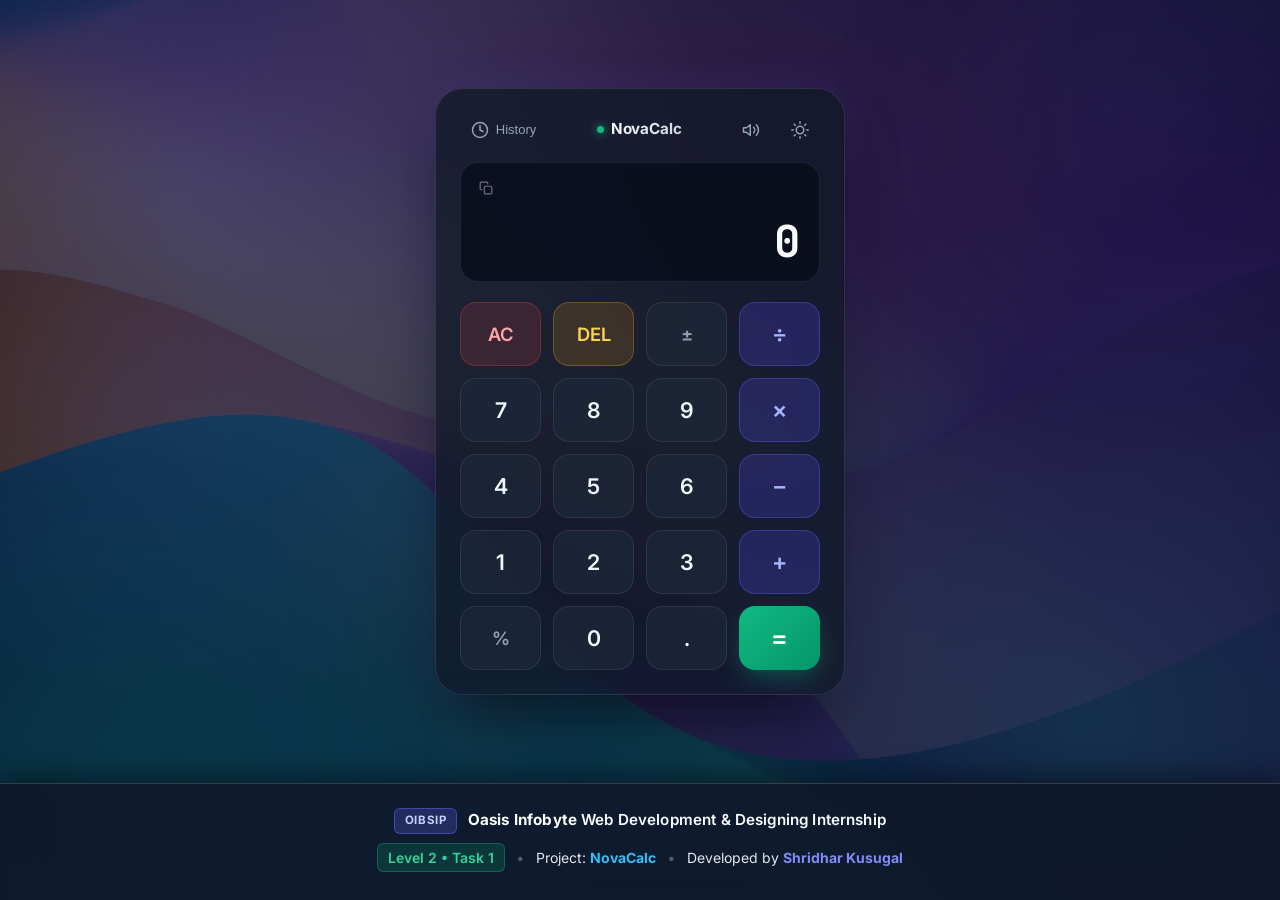
<file: Level-2-Task-1-Calculator/index.html>
<!DOCTYPE html>
<html lang="en">
<head>
  <meta charset="UTF-8">
  <meta name="viewport" content="width=device-width, initial-scale=1.0">
  <title>NovaCalc — Modern Responsive Calculator | Oasis Infobyte Level 2 Task 1</title>
  <meta name="description" content="NovaCalc is a modern, responsive calculator web application built with HTML5, CSS3, and Vanilla JavaScript. Features precision arithmetic, keyboard controls, history log, and glassmorphism styling.">
  <meta name="author" content="Shridhar Kusugal">
  <link rel="stylesheet" href="style.css">
  <!-- Google Fonts: Inter & JetBrains Mono for pristine calculator digits -->
  <link rel="preconnect" href="https://fonts.googleapis.com">
  <link rel="preconnect" href="https://fonts.gstatic.com" crossorigin>
  <link href="https://fonts.googleapis.com/css2?family=Inter:wght@400;500;600;700&family=JetBrains+Mono:wght@400;500;700&display=swap" rel="stylesheet">
</head>
<body data-theme="dark">
  <!-- Background Glow Orbs for Ambient Glassmorphism -->
  <div class="ambient-glow glow-top" aria-hidden="true"></div>
  <div class="ambient-glow glow-bottom" aria-hidden="true"></div>


  <!-- Main Calculator Container -->
  <main class="calculator-wrapper">
    <div class="calculator-card" role="region" aria-label="Calculator">
      <!-- Calculator Top Utility Bar -->
      <div class="calc-utility-bar">
        <div class="utility-left">
          <button id="history-toggle-btn" class="utility-btn" title="Toggle calculation history" aria-label="Toggle history log">
            <svg width="18" height="18" viewBox="0 0 24 24" fill="none" stroke="currentColor" stroke-width="2" stroke-linecap="round" stroke-linejoin="round" aria-hidden="true">
              <circle cx="12" cy="12" r="10"></circle>
              <polyline points="12 6 12 12 16 14"></polyline>
            </svg>
            <span class="btn-text">History</span>
          </button>
        </div>
        <div class="calc-brand" title="NovaCalc — Precision Web Calculator">
          <span class="brand-dot" aria-hidden="true"></span>
          <span class="brand-name">NovaCalc</span>
        </div>
        <div class="utility-right">
          <button id="sound-toggle-btn" class="utility-btn" title="Toggle key click audio" aria-label="Toggle sound feedback">
            <svg class="icon-sound-on" width="18" height="18" viewBox="0 0 24 24" fill="none" stroke="currentColor" stroke-width="2" stroke-linecap="round" stroke-linejoin="round" aria-hidden="true">
              <polygon points="11 5 6 9 2 9 2 15 6 15 11 19 11 5"></polygon>
              <path d="M15.54 8.46a5 5 0 0 1 0 7.07"></path>
              <path d="M19.07 4.93a10 10 0 0 1 0 14.14"></path>
            </svg>
            <svg class="icon-sound-off hide" width="18" height="18" viewBox="0 0 24 24" fill="none" stroke="currentColor" stroke-width="2" stroke-linecap="round" stroke-linejoin="round" aria-hidden="true">
              <line x1="1" y1="1" x2="23" y2="23"></line>
              <polygon points="11 5 6 9 2 9 2 15 6 15 11 19 11 5"></polygon>
            </svg>
          </button>
          <button id="theme-toggle-btn" class="utility-btn" title="Switch Theme (Dark / Light)" aria-label="Switch Theme">
            <svg class="icon-sun" width="18" height="18" viewBox="0 0 24 24" fill="none" stroke="currentColor" stroke-width="2" stroke-linecap="round" stroke-linejoin="round" aria-hidden="true">
              <circle cx="12" cy="12" r="5"></circle>
              <line x1="12" y1="1" x2="12" y2="3"></line>
              <line x1="12" y1="21" x2="12" y2="23"></line>
              <line x1="4.22" y1="4.22" x2="5.64" y2="5.64"></line>
              <line x1="18.36" y1="18.36" x2="19.78" y2="19.78"></line>
              <line x1="1" y1="12" x2="3" y2="12"></line>
              <line x1="21" y1="12" x2="23" y2="12"></line>
              <line x1="4.22" y1="19.78" x2="5.64" y2="18.36"></line>
              <line x1="18.36" y1="5.64" x2="19.78" y2="4.22"></line>
            </svg>
            <svg class="icon-moon hide" width="18" height="18" viewBox="0 0 24 24" fill="none" stroke="currentColor" stroke-width="2" stroke-linecap="round" stroke-linejoin="round" aria-hidden="true">
              <path d="M21 12.79A9 9 0 1 1 11.21 3 7 7 0 0 0 21 12.79z"></path>
            </svg>
          </button>
        </div>
      </div>

      <!-- Calculator Display Screen -->
      <div class="calculator-display" id="calc-display" tabindex="0" role="textbox" aria-readonly="true" aria-label="Calculator display screen">
        <div class="display-secondary">
          <span class="previous-operand" id="previous-operand"></span>
          <span class="current-operator" id="current-operator"></span>
        </div>
        <div class="display-primary">
          <span class="current-operand" id="current-operand" aria-live="polite">0</span>
        </div>
        <button id="copy-btn" class="display-copy-btn" title="Copy current value to clipboard" aria-label="Copy result">
          <svg width="14" height="14" viewBox="0 0 24 24" fill="none" stroke="currentColor" stroke-width="2" stroke-linecap="round" stroke-linejoin="round">
            <rect x="9" y="9" width="13" height="13" rx="2" ry="2"></rect>
            <path d="M5 15H4a2 2 0 0 1-2-2V4a2 2 0 0 1 2-2h9a2 2 0 0 1 2 2v1"></path>
          </svg>
          <span class="copy-tooltip" id="copy-tooltip">Copied!</span>
        </button>
      </div>

      <!-- Keypad Grid (20 buttons: 5 rows × 4 columns) -->
      <div class="calculator-keypad">
        <!-- Row 1: Actions & Division -->
        <button type="button" class="btn btn-action btn-clear" data-action="clear" data-key="Escape" title="Clear all (Escape)" aria-label="Clear All">AC</button>
        <button type="button" class="btn btn-action btn-delete" data-action="delete" data-key="Backspace" title="Delete last character (Backspace)" aria-label="Delete last digit">DEL</button>
        <button type="button" class="btn btn-action btn-negate" data-action="negate" data-key="F9" title="Toggle negative/positive sign" aria-label="Toggle sign">±</button>
        <button type="button" class="btn btn-operator" data-operator="÷" data-key="/" title="Divide (/)" aria-label="Divide">÷</button>

        <!-- Row 2: Numbers 7, 8, 9 & Multiply -->
        <button type="button" class="btn btn-number" data-number="7" data-key="7" aria-label="Seven">7</button>
        <button type="button" class="btn btn-number" data-number="8" data-key="8" aria-label="Eight">8</button>
        <button type="button" class="btn btn-number" data-number="9" data-key="9" aria-label="Nine">9</button>
        <button type="button" class="btn btn-operator" data-operator="×" data-key="*" title="Multiply (*)" aria-label="Multiply">×</button>

        <!-- Row 3: Numbers 4, 5, 6 & Subtract -->
        <button type="button" class="btn btn-number" data-number="4" data-key="4" aria-label="Four">4</button>
        <button type="button" class="btn btn-number" data-number="5" data-key="5" aria-label="Five">5</button>
        <button type="button" class="btn btn-number" data-number="6" data-key="6" aria-label="Six">6</button>
        <button type="button" class="btn btn-operator" data-operator="-" data-key="-" title="Subtract (-)" aria-label="Subtract">−</button>

        <!-- Row 4: Numbers 1, 2, 3 & Add -->
        <button type="button" class="btn btn-number" data-number="1" data-key="1" aria-label="One">1</button>
        <button type="button" class="btn btn-number" data-number="2" data-key="2" aria-label="Two">2</button>
        <button type="button" class="btn btn-number" data-number="3" data-key="3" aria-label="Three">3</button>
        <button type="button" class="btn btn-operator" data-operator="+" data-key="+" title="Add (+)" aria-label="Add">+</button>

        <!-- Row 5: Percentage, 0, Decimal, Equals -->
        <button type="button" class="btn btn-action btn-percent" data-action="percent" data-key="%" title="Percentage (%)" aria-label="Percentage">%</button>
        <button type="button" class="btn btn-number" data-number="0" data-key="0" aria-label="Zero">0</button>
        <button type="button" class="btn btn-number btn-decimal" data-number="." data-key="." title="Decimal point (.)" aria-label="Decimal point">.</button>
        <button type="button" class="btn btn-equals" data-action="calculate" data-key="Enter" title="Calculate equals (Enter or =)" aria-label="Equals">=</button>
      </div>

      <!-- Slide-Over History Panel -->
      <aside class="history-panel" id="history-panel" aria-label="Calculation History" aria-hidden="true">
        <div class="history-header">
          <div class="history-title-wrap">
            <svg width="16" height="16" viewBox="0 0 24 24" fill="none" stroke="currentColor" stroke-width="2" stroke-linecap="round" stroke-linejoin="round">
              <circle cx="12" cy="12" r="10"></circle>
              <polyline points="12 6 12 12 16 14"></polyline>
            </svg>
            <h3 class="history-title">Calculation History</h3>
          </div>
          <div class="history-controls">
            <button id="clear-history-btn" class="history-action-btn" title="Clear all history">Clear</button>
            <button id="close-history-btn" class="history-action-btn close-btn" title="Close history panel">&times;</button>
          </div>
        </div>
        <ul class="history-list" id="history-list">
          <li class="history-empty">No calculations recorded yet</li>
        </ul>
      </aside>
    </div>


  </main>

  <!-- High-Visibility Footer with Internship Credits -->
  <footer class="app-footer">
    <div class="footer-content">
      <p class="footer-title">
        <span class="footer-badge">OIBSIP</span>
        <span><strong>Oasis Infobyte</strong> Web Development &amp; Designing Internship</span>
      </p>
      <p class="footer-details">
        <span class="footer-task">Level 2 • Task 1</span>
        <span class="footer-divider" aria-hidden="true">•</span>
        <span class="footer-project">Project: <strong>NovaCalc</strong></span>
        <span class="footer-divider" aria-hidden="true">•</span>
        <span class="footer-author">Developed by <strong>Shridhar Kusugal</strong></span>
      </p>
    </div>
  </footer>

  <!-- Vanilla JavaScript Execution -->
  <script src="script.js"></script>
</body>
</html>
</file>
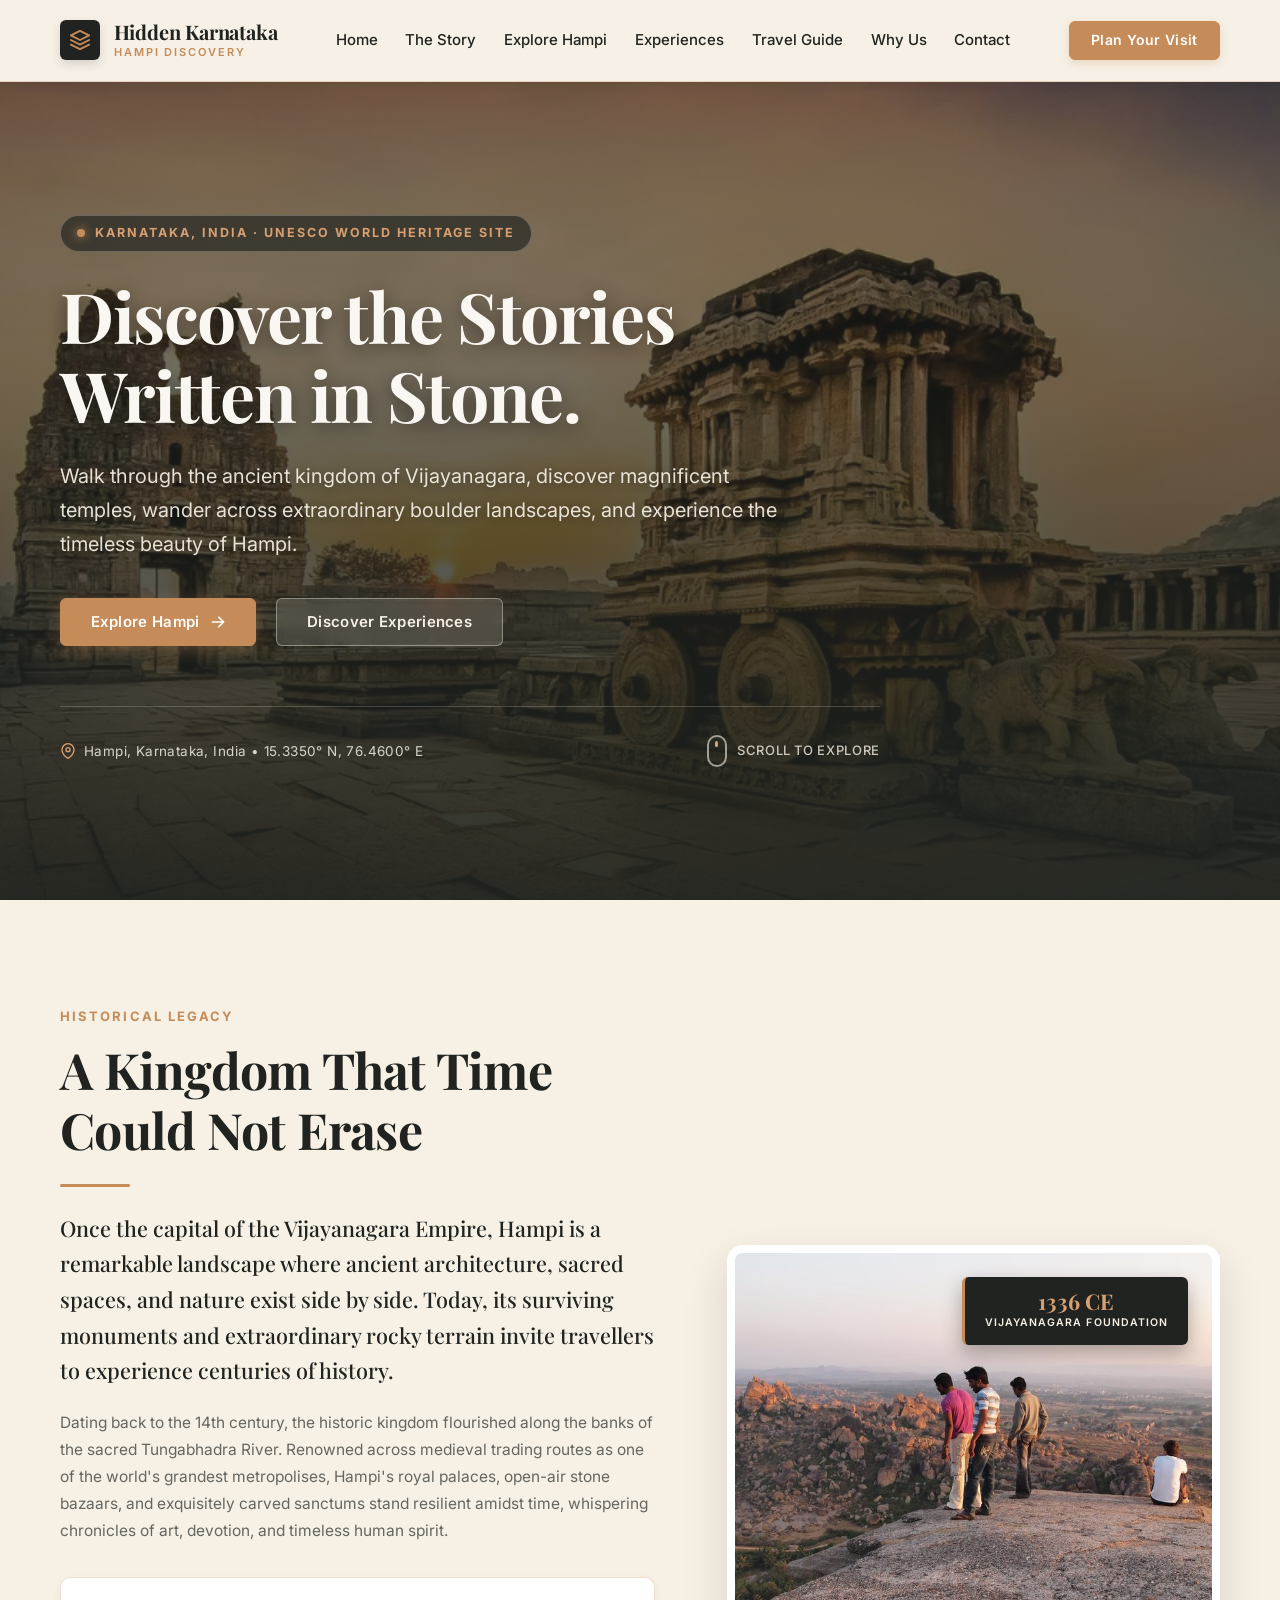
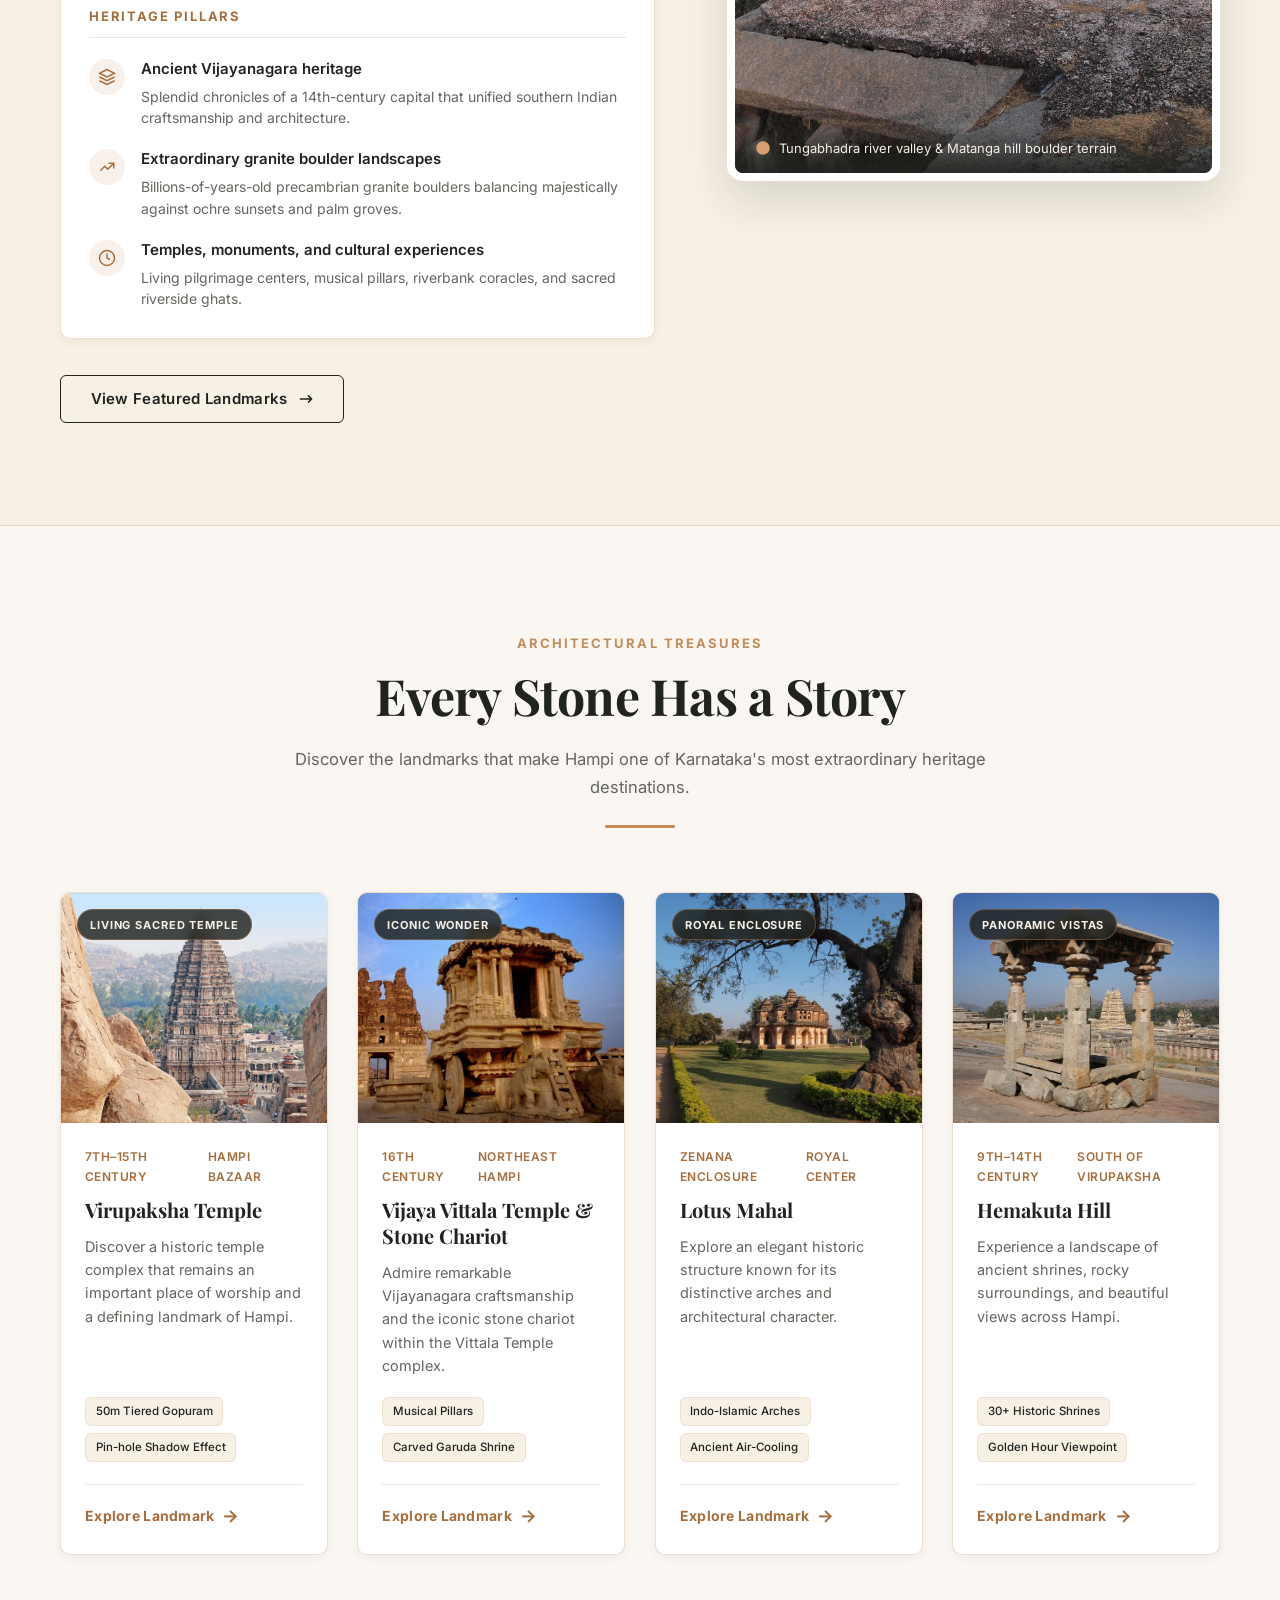
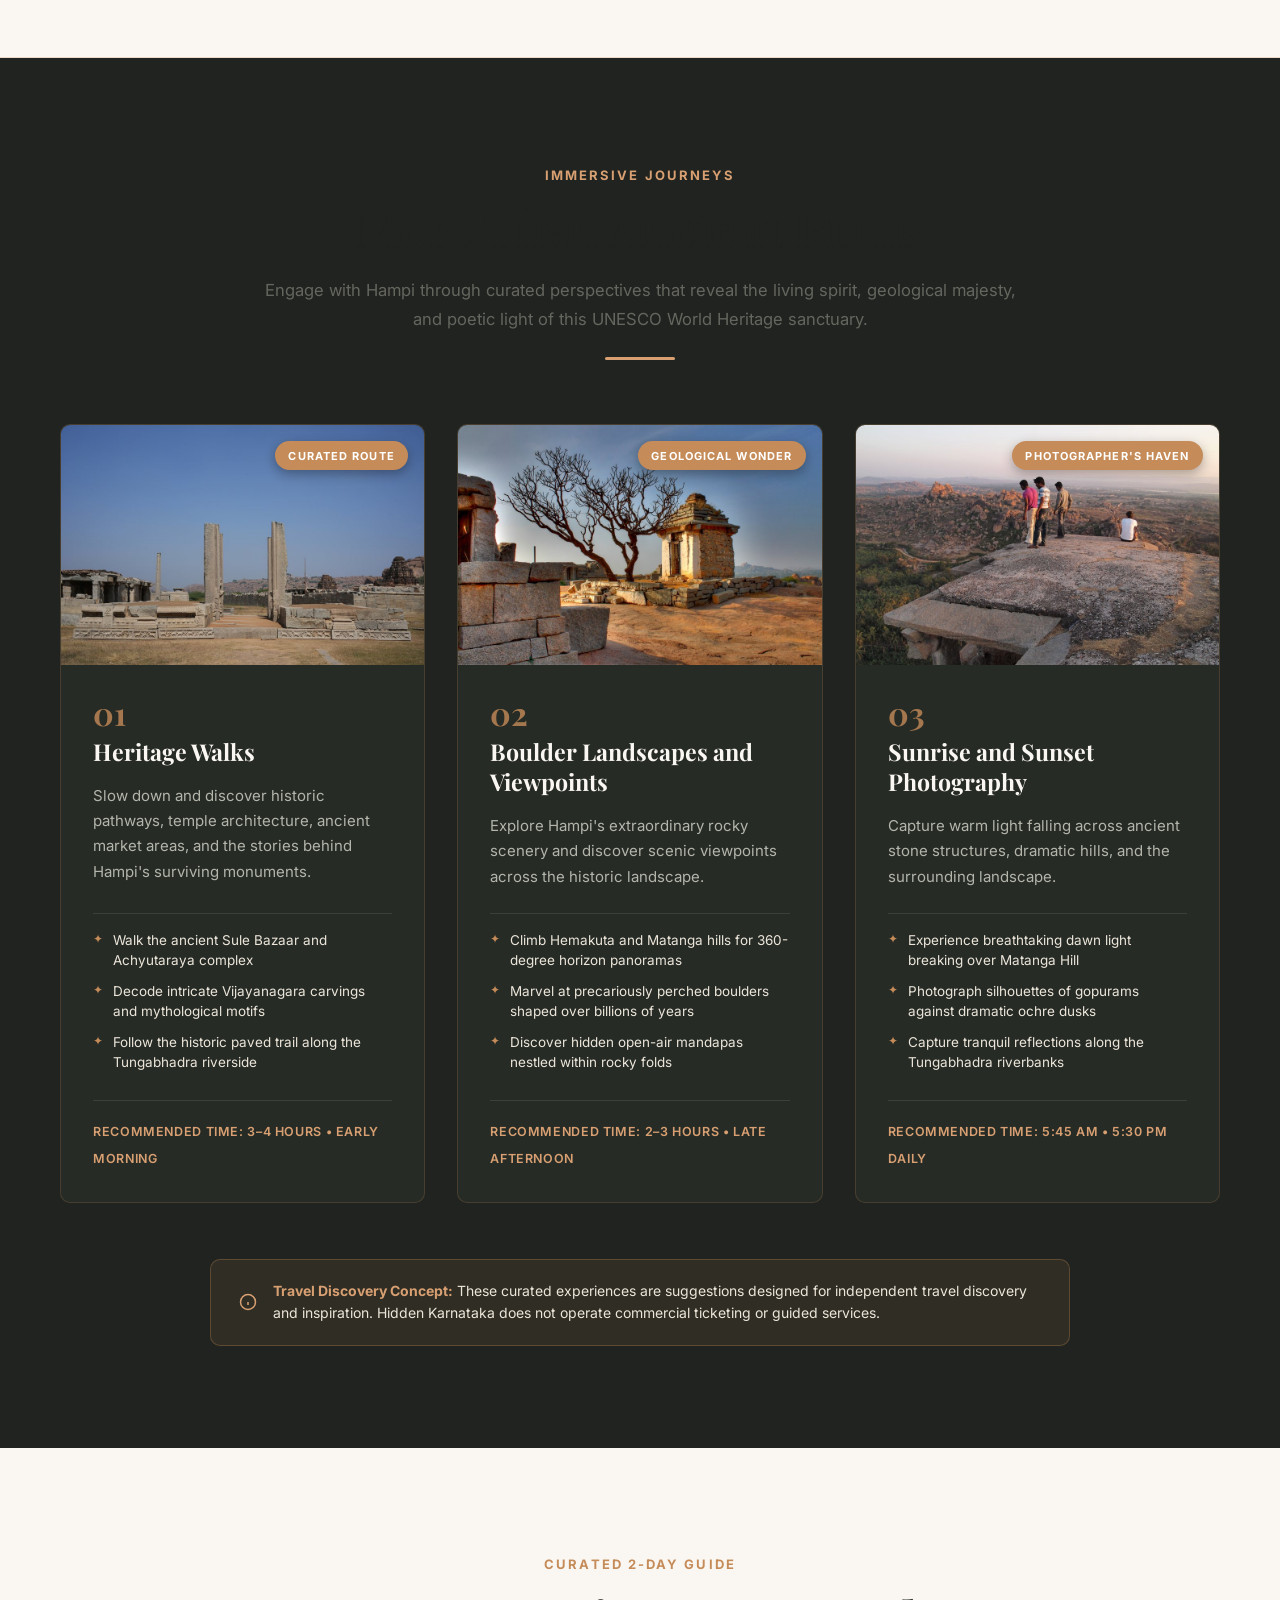
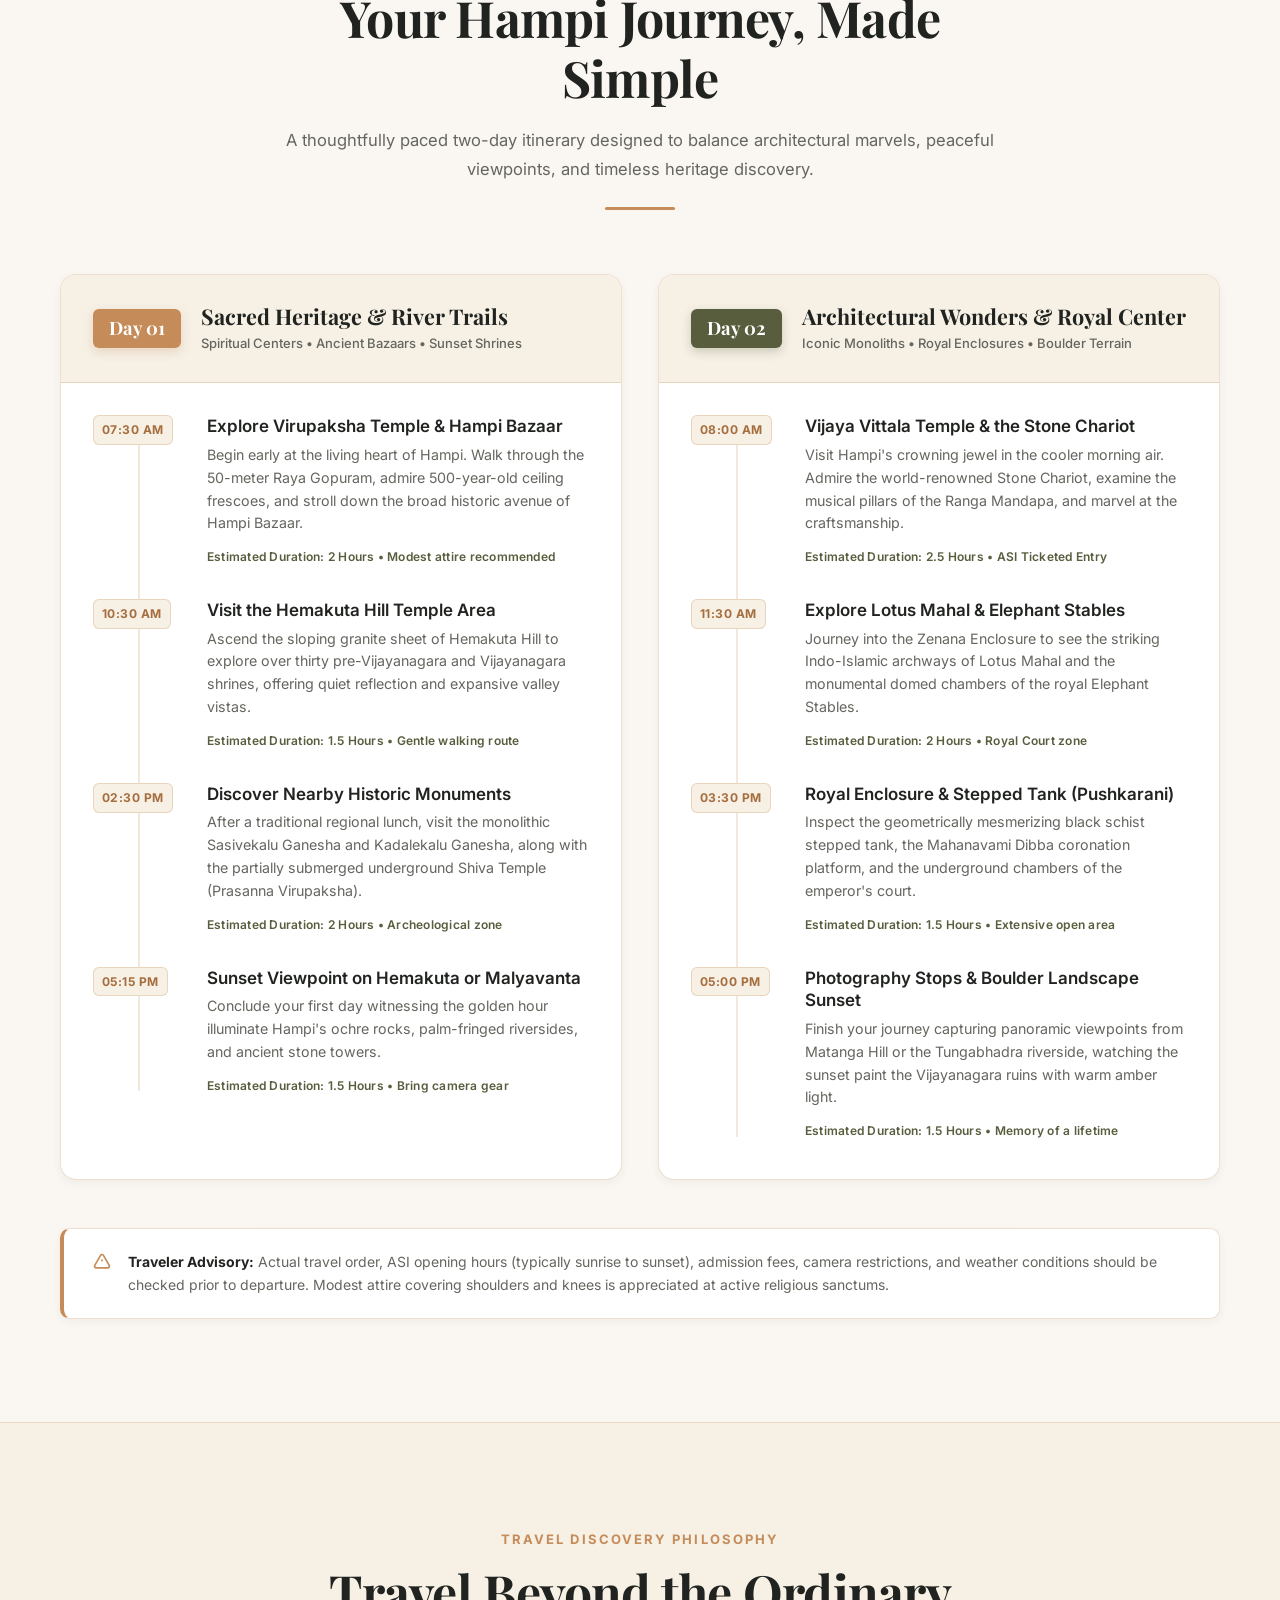
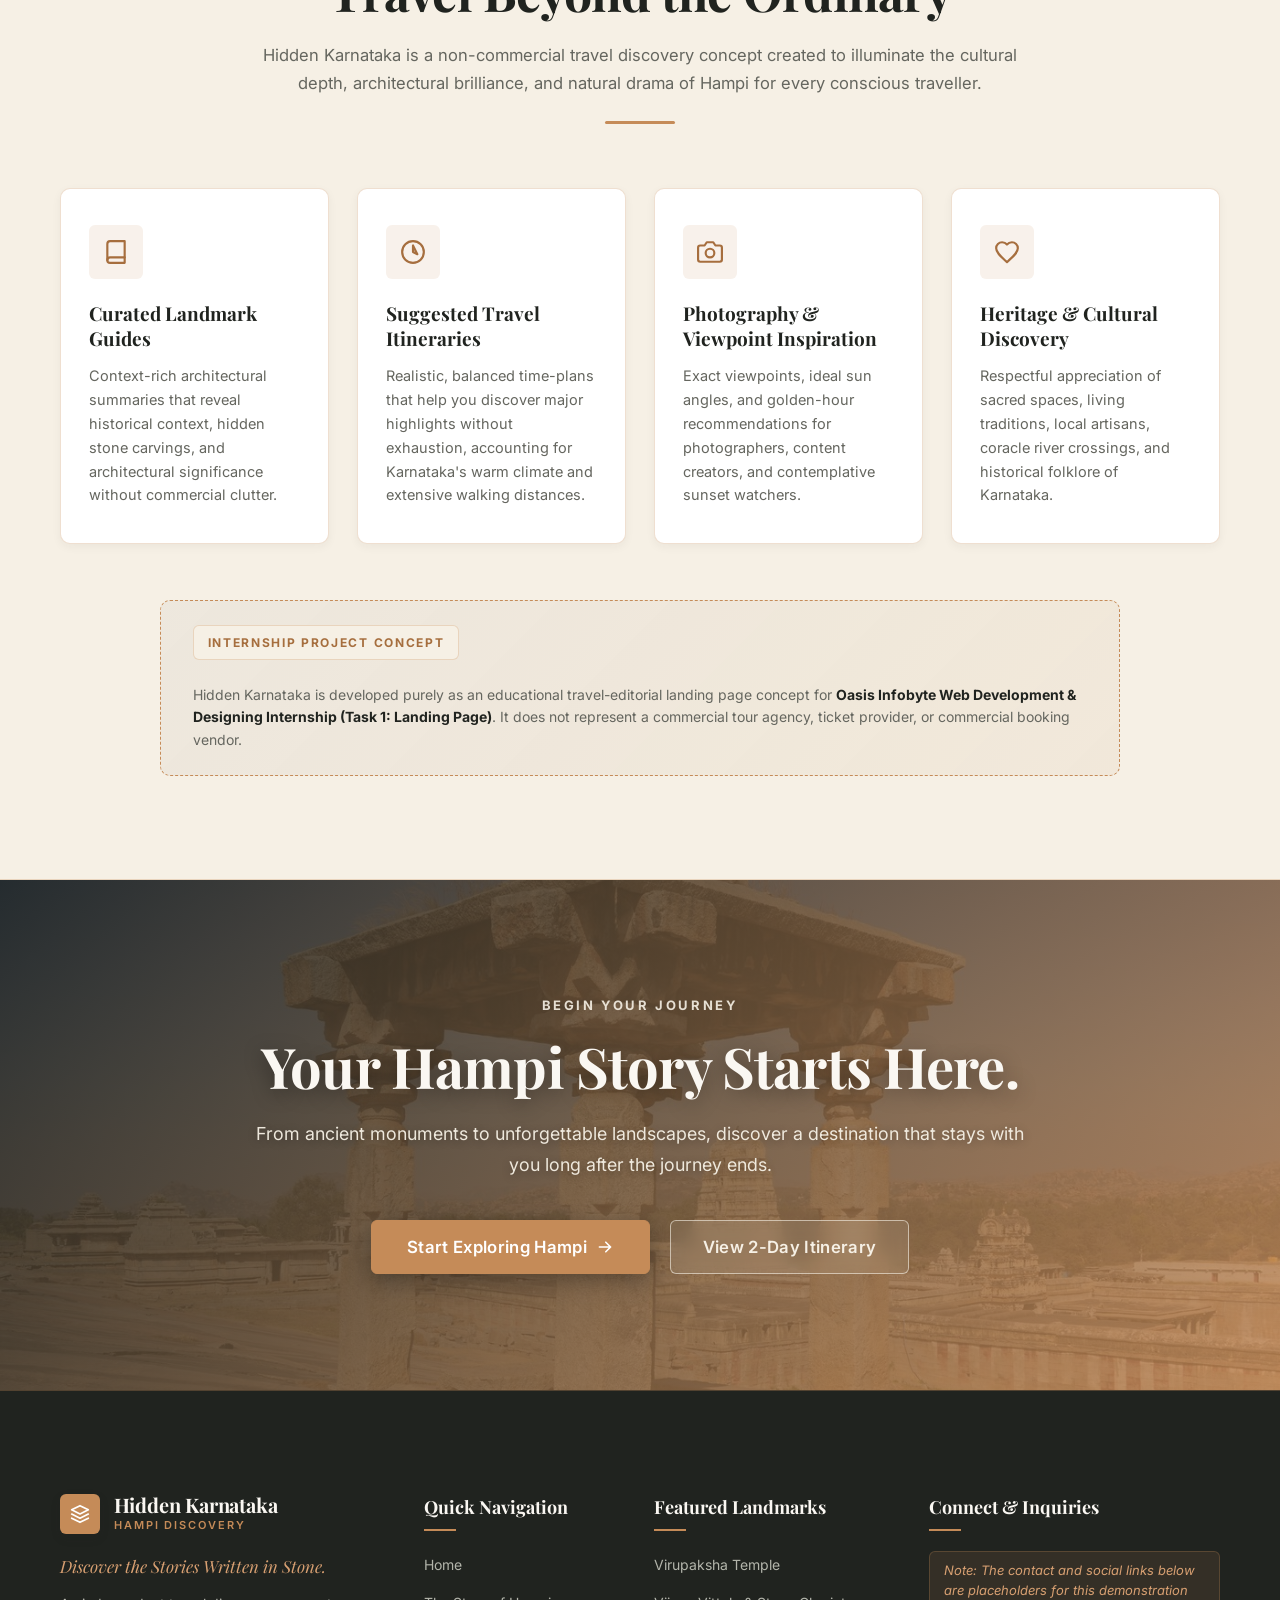
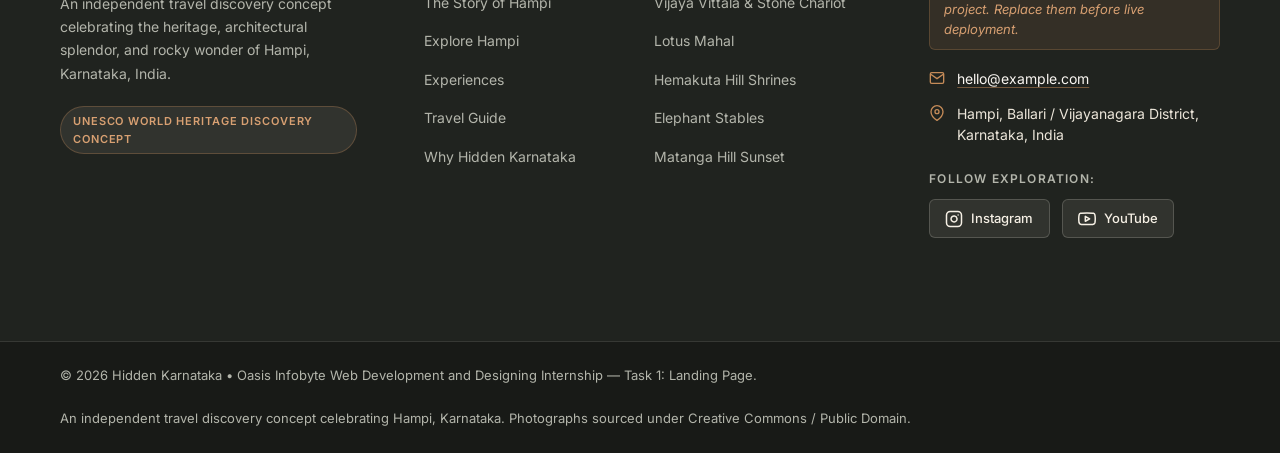
<file: WebDev-L1-LandingPage-HiddenKarnataka/index.html>
<!DOCTYPE html>
<html lang="en">
<head>
  <meta charset="UTF-8">
  <meta name="viewport" content="width=device-width, initial-scale=1.0">
  <meta name="description" content="Hidden Karnataka — Discover the ancient kingdom of Vijayanagara in Hampi, Karnataka. Explore historic monuments, temples, rocky boulder landscapes, and heritage travel itineraries.">
  <meta name="keywords" content="Hampi, Karnataka Tourism, Hidden Karnataka, Vijayanagara Empire, Stone Chariot, Virupaksha Temple, Lotus Mahal, Heritage Travel, India">
  <meta name="author" content="Hidden Karnataka - Oasis Infobyte Web Development Internship">
  <title>Hidden Karnataka — Discover the Stories Written in Stone | Hampi Travel</title>

  <!-- Google Fonts -->
  <link rel="preconnect" href="https://fonts.googleapis.com">
  <link rel="preconnect" href="https://fonts.gstatic.com" crossorigin>
  <link href="https://fonts.googleapis.com/css2?family=Inter:wght@300;400;500;600;700&family=Playfair+Display:ital,wght@0,500;0,600;0,700;1,400;1,600&display=swap" rel="stylesheet">

  <!-- Stylesheet -->
  <link rel="stylesheet" href="style.css">
</head>
<body>

  <!-- ==================== HEADER & STICKY NAVIGATION ==================== -->
  <header class="site-header" id="site-header">
    <div class="header-container">
      <a href="#home" class="brand-logo" aria-label="Hidden Karnataka Home">
        <span class="logo-emblem" aria-hidden="true">
          <svg viewBox="0 0 24 24" width="22" height="22" fill="none" stroke="currentColor" stroke-width="2" stroke-linecap="round" stroke-linejoin="round">
            <path d="M12 2L2 7l10 5 10-5-10-5zM2 17l10 5 10-5M2 12l10 5 10-5"/>
          </svg>
        </span>
        <span class="logo-text">
          <span class="brand-name">Hidden Karnataka</span>
          <span class="brand-sub">Hampi Discovery</span>
        </span>
      </a>

      <!-- CSS-Only Accessible Navigation (Works without JavaScript) -->
      <nav class="main-nav" id="main-nav" aria-label="Primary Navigation">
        <ul class="nav-list">
          <li class="nav-item"><a href="#home" class="nav-link">Home</a></li>
          <li class="nav-item"><a href="#story" class="nav-link">The Story</a></li>
          <li class="nav-item"><a href="#explore" class="nav-link">Explore Hampi</a></li>
          <li class="nav-item"><a href="#experiences" class="nav-link">Experiences</a></li>
          <li class="nav-item"><a href="#itinerary" class="nav-link">Travel Guide</a></li>
          <li class="nav-item"><a href="#why-us" class="nav-link">Why Us</a></li>
          <li class="nav-item"><a href="#contact" class="nav-link">Contact</a></li>
        </ul>
      </nav>

      <div class="header-cta">
        <a href="#itinerary" class="btn btn-nav">Plan Your Visit</a>
      </div>
    </div>
  </header>

  <main id="main-content">

    <!-- ==================== HERO SECTION ==================== -->
    <section class="hero-section" id="home" aria-label="Hero Introduction">
      <div class="hero-bg-wrapper">
        <img src="assets/images/hero-chariot.jpg" alt="Iconic stone chariot at Vijaya Vittala Temple in Hampi glowing in the morning golden hour sunrise" class="hero-bg-img" loading="eager">
        <div class="hero-overlay" aria-hidden="true"></div>
      </div>

      <div class="hero-container">
        <div class="hero-content">
          <div class="hero-pill-badge">
            <span class="badge-dot" aria-hidden="true"></span>
            <span>KARNATAKA, INDIA &middot; UNESCO WORLD HERITAGE SITE</span>
          </div>

          <h1 class="hero-title">Discover the Stories Written in Stone.</h1>

          <p class="hero-lead">
            Walk through the ancient kingdom of Vijayanagara, discover magnificent temples, wander across extraordinary boulder landscapes, and experience the timeless beauty of Hampi.
          </p>

          <div class="hero-actions">
            <a href="#explore" class="btn btn-primary">
              <span>Explore Hampi</span>
              <svg viewBox="0 0 20 20" width="16" height="16" fill="currentColor" aria-hidden="true">
                <path fill-rule="evenodd" d="M10.293 3.293a1 1 0 011.414 0l6 6a1 1 0 010 1.414l-6 6a1 1 0 01-1.414-1.414L14.586 11H3a1 1 0 110-2h11.586l-4.293-4.293a1 1 0 010-1.414z" clip-rule="evenodd" />
              </svg>
            </a>
            <a href="#experiences" class="btn btn-secondary">
              <span>Discover Experiences</span>
            </a>
          </div>

          <div class="hero-footer-meta">
            <div class="location-tag">
              <svg viewBox="0 0 24 24" width="16" height="16" fill="none" stroke="currentColor" stroke-width="2" stroke-linecap="round" stroke-linejoin="round" aria-hidden="true">
                <path d="M21 10c0 7-9 13-9 13s-9-6-9-13a9 9 0 0118 0z"></path>
                <circle cx="12" cy="10" r="3"></circle>
              </svg>
              <span>Hampi, Karnataka, India &bull; 15.3350&deg; N, 76.4600&deg; E</span>
            </div>
            <a href="#story" class="scroll-indicator" aria-label="Scroll to introduction section">
              <span class="scroll-mouse" aria-hidden="true">
                <span class="scroll-wheel"></span>
              </span>
              <span class="scroll-text">Scroll to explore</span>
            </a>
          </div>
        </div>
      </div>
    </section>

    <!-- ==================== SECTION 3: INTRODUCTION - THE STORY OF HAMPI ==================== -->
    <section class="story-section section-padding" id="story">
      <div class="container">
        <div class="story-grid">
          
          <!-- Left Column: Story Content -->
          <div class="story-text-col">
            <div class="section-tag">Historical Legacy</div>
            <h2 class="section-heading">A Kingdom That Time Could Not Erase</h2>
            <div class="ornamental-rule" aria-hidden="true"></div>
            
            <p class="story-lead-p">
              Once the capital of the Vijayanagara Empire, Hampi is a remarkable landscape where ancient architecture, sacred spaces, and nature exist side by side. Today, its surviving monuments and extraordinary rocky terrain invite travellers to experience centuries of history.
            </p>

            <p class="story-body-p">
              Dating back to the 14th century, the historic kingdom flourished along the banks of the sacred Tungabhadra River. Renowned across medieval trading routes as one of the world's grandest metropolises, Hampi's royal palaces, open-air stone bazaars, and exquisitely carved sanctums stand resilient amidst time, whispering chronicles of art, devotion, and timeless human spirit.
            </p>

            <div class="story-highlights-card">
              <h3 class="highlights-title">Heritage Pillars</h3>
              <ul class="highlights-list">
                <li class="highlight-item">
                  <div class="highlight-icon" aria-hidden="true">
                    <svg viewBox="0 0 24 24" width="18" height="18" fill="none" stroke="currentColor" stroke-width="2">
                      <polygon points="12 2 2 7 12 12 22 7 12 2"></polygon>
                      <polyline points="2 17 12 22 22 17"></polyline>
                      <polyline points="2 12 12 17 22 12"></polyline>
                    </svg>
                  </div>
                  <div class="highlight-info">
                    <strong>Ancient Vijayanagara heritage</strong>
                    <span>Splendid chronicles of a 14th-century capital that unified southern Indian craftsmanship and architecture.</span>
                  </div>
                </li>

                <li class="highlight-item">
                  <div class="highlight-icon" aria-hidden="true">
                    <svg viewBox="0 0 24 24" width="18" height="18" fill="none" stroke="currentColor" stroke-width="2">
                      <path d="M3 17l6-6 4 4 8-8"></path>
                      <path d="M14 7h7v7"></path>
                    </svg>
                  </div>
                  <div class="highlight-info">
                    <strong>Extraordinary granite boulder landscapes</strong>
                    <span>Billions-of-years-old precambrian granite boulders balancing majestically against ochre sunsets and palm groves.</span>
                  </div>
                </li>

                <li class="highlight-item">
                  <div class="highlight-icon" aria-hidden="true">
                    <svg viewBox="0 0 24 24" width="18" height="18" fill="none" stroke="currentColor" stroke-width="2">
                      <circle cx="12" cy="12" r="10"></circle>
                      <path d="M12 6v6l4 2"></path>
                    </svg>
                  </div>
                  <div class="highlight-info">
                    <strong>Temples, monuments, and cultural experiences</strong>
                    <span>Living pilgrimage centers, musical pillars, riverbank coracles, and sacred riverside ghats.</span>
                  </div>
                </li>
              </ul>
            </div>

            <div class="story-action-wrap">
              <a href="#explore" class="btn btn-outline">
                <span>View Featured Landmarks</span>
                <svg viewBox="0 0 20 20" width="16" height="16" fill="currentColor" aria-hidden="true">
                  <path fill-rule="evenodd" d="M12.293 5.293a1 1 0 011.414 0l4 4a1 1 0 010 1.414l-4 4a1 1 0 01-1.414-1.414L14.586 11H3a1 1 0 110-2h11.586l-2.293-2.293a1 1 0 010-1.414z" clip-rule="evenodd" />
                </svg>
              </a>
            </div>
          </div>

          <!-- Right Column: Visual Frame -->
          <div class="story-image-col">
            <div class="story-image-frame">
              <img src="assets/images/story-hampi.jpg" alt="Panoramic view of Hampi's ancient boulder-strewn hills and temple silhouettes during golden hour" class="story-main-img" loading="lazy">
              <div class="image-accent-badge">
                <span class="badge-num">1336 CE</span>
                <span class="badge-label">Vijayanagara Foundation</span>
              </div>
              <div class="image-caption-strip">
                <svg viewBox="0 0 24 24" width="16" height="16" fill="currentColor" aria-hidden="true">
                  <path d="M12 2C6.48 2 2 6.48 2 12s4.48 10 10 10 10-4.48 10-10S17.52 2 12 2zm-1 15h2v-6h-2v6zm0-8h2V7h-2v2z"/>
                </svg>
                <span>Tungabhadra river valley &amp; Matanga hill boulder terrain</span>
              </div>
            </div>
          </div>

        </div>
      </div>
    </section>

    <!-- ==================== SECTION 4: EXPLORE HAMPI — FEATURED LANDMARKS ==================== -->
    <section class="landmarks-section section-padding" id="explore">
      <div class="container">
        
        <div class="section-header text-center">
          <div class="section-tag">Architectural Treasures</div>
          <h2 class="section-heading">Every Stone Has a Story</h2>
          <p class="section-subtext">
            Discover the landmarks that make Hampi one of Karnataka's most extraordinary heritage destinations.
          </p>
          <div class="ornamental-rule centered" aria-hidden="true"></div>
        </div>

        <div class="landmarks-grid">

          <!-- Card 1: Virupaksha Temple -->
          <article class="landmark-card" id="landmark-virupaksha">
            <div class="card-image-wrap">
              <img src="assets/images/virupaksha-temple.jpg" alt="Towering gopuram of Virupaksha Temple against the blue sky in Hampi" class="card-img" loading="lazy">
              <span class="card-tag">Living Sacred Temple</span>
            </div>
            <div class="card-content">
              <div class="card-meta">
                <span class="landmark-era">7th–15th Century</span>
                <span class="landmark-loc">Hampi Bazaar</span>
              </div>
              <h3 class="card-title">Virupaksha Temple</h3>
              <p class="card-desc">
                Discover a historic temple complex that remains an important place of worship and a defining landmark of Hampi.
              </p>
              <div class="card-details">
                <span class="detail-badge">50m Tiered Gopuram</span>
                <span class="detail-badge">Pin-hole Shadow Effect</span>
              </div>
              <div class="card-footer">
                <a href="#itinerary" class="card-link" aria-label="Explore Virupaksha Temple details in itinerary">
                  <span>Explore Landmark</span>
                  <span class="arrow-icon" aria-hidden="true">&rarr;</span>
                </a>
              </div>
            </div>
          </article>

          <!-- Card 2: Vijaya Vittala Temple and Stone Chariot -->
          <article class="landmark-card" id="landmark-vittala">
            <div class="card-image-wrap">
              <img src="assets/images/vittala-chariot.jpg" alt="Monolithic Stone Chariot with intricately carved wheels at Vijaya Vittala Temple" class="card-img" loading="lazy">
              <span class="card-tag">Iconic Wonder</span>
            </div>
            <div class="card-content">
              <div class="card-meta">
                <span class="landmark-era">16th Century</span>
                <span class="landmark-loc">Northeast Hampi</span>
              </div>
              <h3 class="card-title">Vijaya Vittala Temple &amp; Stone Chariot</h3>
              <p class="card-desc">
                Admire remarkable Vijayanagara craftsmanship and the iconic stone chariot within the Vittala Temple complex.
              </p>
              <div class="card-details">
                <span class="detail-badge">Musical Pillars</span>
                <span class="detail-badge">Carved Garuda Shrine</span>
              </div>
              <div class="card-footer">
                <a href="#itinerary" class="card-link" aria-label="Explore Vijaya Vittala Temple details in itinerary">
                  <span>Explore Landmark</span>
                  <span class="arrow-icon" aria-hidden="true">&rarr;</span>
                </a>
              </div>
            </div>
          </article>

          <!-- Card 3: Lotus Mahal -->
          <article class="landmark-card" id="landmark-lotus">
            <div class="card-image-wrap">
              <img src="assets/images/lotus-mahal.jpg" alt="Graceful multi-arched Indo-Islamic pavilions of Lotus Mahal surrounded by lawns" class="card-img" loading="lazy">
              <span class="card-tag">Royal Enclosure</span>
            </div>
            <div class="card-content">
              <div class="card-meta">
                <span class="landmark-era">Zenana Enclosure</span>
                <span class="landmark-loc">Royal Center</span>
              </div>
              <h3 class="card-title">Lotus Mahal</h3>
              <p class="card-desc">
                Explore an elegant historic structure known for its distinctive arches and architectural character.
              </p>
              <div class="card-details">
                <span class="detail-badge">Indo-Islamic Arches</span>
                <span class="detail-badge">Ancient Air-Cooling</span>
              </div>
              <div class="card-footer">
                <a href="#itinerary" class="card-link" aria-label="Explore Lotus Mahal details in itinerary">
                  <span>Explore Landmark</span>
                  <span class="arrow-icon" aria-hidden="true">&rarr;</span>
                </a>
              </div>
            </div>
          </article>

          <!-- Card 4: Hemakuta Hill -->
          <article class="landmark-card" id="landmark-hemakuta">
            <div class="card-image-wrap">
              <img src="assets/images/hemakuta-hill.jpg" alt="Pre-Vijayanagara stone shrines scattered over rocky Hemakuta Hill with temple vistas" class="card-img" loading="lazy">
              <span class="card-tag">Panoramic Vistas</span>
            </div>
            <div class="card-content">
              <div class="card-meta">
                <span class="landmark-era">9th–14th Century</span>
                <span class="landmark-loc">South of Virupaksha</span>
              </div>
              <h3 class="card-title">Hemakuta Hill</h3>
              <p class="card-desc">
                Experience a landscape of ancient shrines, rocky surroundings, and beautiful views across Hampi.
              </p>
              <div class="card-details">
                <span class="detail-badge">30+ Historic Shrines</span>
                <span class="detail-badge">Golden Hour Viewpoint</span>
              </div>
              <div class="card-footer">
                <a href="#itinerary" class="card-link" aria-label="Explore Hemakuta Hill details in itinerary">
                  <span>Explore Landmark</span>
                  <span class="arrow-icon" aria-hidden="true">&rarr;</span>
                </a>
              </div>
            </div>
          </article>

        </div>
      </div>
    </section>

    <!-- ==================== SECTION 5: EXPERIENCES — SEE HAMPI DIFFERENTLY ==================== -->
    <section class="experiences-section section-padding" id="experiences">
      <div class="container">
        
        <div class="section-header text-center">
          <div class="section-tag section-tag-light">Immersive Journeys</div>
          <h2 class="section-heading text-cream">More Than Ancient Ruins</h2>
          <p class="section-subtext text-cream-muted">
            Engage with Hampi through curated perspectives that reveal the living spirit, geological majesty, and poetic light of this UNESCO World Heritage sanctuary.
          </p>
          <div class="ornamental-rule centered rule-sandstone" aria-hidden="true"></div>
        </div>

        <div class="experiences-grid">

          <!-- Experience 1: Heritage Walks -->
          <article class="exp-card">
            <div class="exp-image-wrap">
              <img src="assets/images/exp-heritage-walk.jpg" alt="Sunlight streaming through ancient carved stone pillars along Hampi heritage walking trail" class="exp-img" loading="lazy">
              <div class="exp-badge">Curated Route</div>
            </div>
            <div class="exp-content">
              <div class="exp-number">01</div>
              <h3 class="exp-title">Heritage Walks</h3>
              <p class="exp-desc">
                Slow down and discover historic pathways, temple architecture, ancient market areas, and the stories behind Hampi's surviving monuments.
              </p>
              <ul class="exp-features">
                <li>Walk the ancient Sule Bazaar and Achyutaraya complex</li>
                <li>Decode intricate Vijayanagara carvings and mythological motifs</li>
                <li>Follow the historic paved trail along the Tungabhadra riverside</li>
              </ul>
              <div class="exp-card-footer">
                <span class="exp-recommendation">Recommended time: 3–4 Hours &bull; Early Morning</span>
              </div>
            </div>
          </article>

          <!-- Experience 2: Boulder Landscapes and Viewpoints -->
          <article class="exp-card">
            <div class="exp-image-wrap">
              <img src="assets/images/exp-boulders.jpg" alt="Dramatic natural granite boulders balancing across the ancient Hampi horizon" class="exp-img" loading="lazy">
              <div class="exp-badge">Geological Wonder</div>
            </div>
            <div class="exp-content">
              <div class="exp-number">02</div>
              <h3 class="exp-title">Boulder Landscapes and Viewpoints</h3>
              <p class="exp-desc">
                Explore Hampi's extraordinary rocky scenery and discover scenic viewpoints across the historic landscape.
              </p>
              <ul class="exp-features">
                <li>Climb Hemakuta and Matanga hills for 360-degree horizon panoramas</li>
                <li>Marvel at precariously perched boulders shaped over billions of years</li>
                <li>Discover hidden open-air mandapas nestled within rocky folds</li>
              </ul>
              <div class="exp-card-footer">
                <span class="exp-recommendation">Recommended time: 2–3 Hours &bull; Late Afternoon</span>
              </div>
            </div>
          </article>

          <!-- Experience 3: Sunrise and Sunset Photography -->
          <article class="exp-card">
            <div class="exp-image-wrap">
              <img src="assets/images/exp-sunset.jpg" alt="Rich golden sunset illuminating ancient temples and boulder hills in Hampi" class="exp-img" loading="lazy">
              <div class="exp-badge">Photographer's Haven</div>
            </div>
            <div class="exp-content">
              <div class="exp-number">03</div>
              <h3 class="exp-title">Sunrise and Sunset Photography</h3>
              <p class="exp-desc">
                Capture warm light falling across ancient stone structures, dramatic hills, and the surrounding landscape.
              </p>
              <ul class="exp-features">
                <li>Experience breathtaking dawn light breaking over Matanga Hill</li>
                <li>Photograph silhouettes of gopurams against dramatic ochre dusks</li>
                <li>Capture tranquil reflections along the Tungabhadra riverbanks</li>
              </ul>
              <div class="exp-card-footer">
                <span class="exp-recommendation">Recommended time: 5:45 AM &bull; 5:30 PM Daily</span>
              </div>
            </div>
          </article>

        </div>

        <!-- Clarification Note -->
        <div class="exp-disclaimer">
          <svg viewBox="0 0 24 24" width="18" height="18" fill="none" stroke="currentColor" stroke-width="2" aria-hidden="true">
            <circle cx="12" cy="12" r="10"></circle>
            <line x1="12" y1="16" x2="12" y2="12"></line>
            <line x1="12" y1="8" x2="12.01" y2="8"></line>
          </svg>
          <p>
            <strong>Travel Discovery Concept:</strong> These curated experiences are suggestions designed for independent travel discovery and inspiration. Hidden Karnataka does not operate commercial ticketing or guided services.
          </p>
        </div>

      </div>
    </section>

    <!-- ==================== SECTION 6: SUGGESTED HAMPI ITINERARY ==================== -->
    <section class="itinerary-section section-padding" id="itinerary">
      <div class="container">
        
        <div class="section-header text-center">
          <div class="section-tag">Curated 2-Day Guide</div>
          <h2 class="section-heading">Your Hampi Journey, Made Simple</h2>
          <p class="section-subtext">
            A thoughtfully paced two-day itinerary designed to balance architectural marvels, peaceful viewpoints, and timeless heritage discovery.
          </p>
          <div class="ornamental-rule centered" aria-hidden="true"></div>
        </div>

        <div class="itinerary-cards-grid">

          <!-- Day 1 Card -->
          <div class="day-card" id="itinerary-day-1">
            <div class="day-header">
              <div class="day-badge">Day 01</div>
              <div class="day-title-wrap">
                <h3 class="day-title">Sacred Heritage &amp; River Trails</h3>
                <span class="day-focus">Spiritual Centers &bull; Ancient Bazaars &bull; Sunset Shrines</span>
              </div>
            </div>
            
            <div class="day-body">
              <div class="timeline">
                
                <div class="timeline-step">
                  <div class="timeline-marker">
                    <span class="marker-time">07:30 AM</span>
                  </div>
                  <div class="timeline-content">
                    <h4 class="step-title">Explore Virupaksha Temple &amp; Hampi Bazaar</h4>
                    <p class="step-desc">
                      Begin early at the living heart of Hampi. Walk through the 50-meter Raya Gopuram, admire 500-year-old ceiling frescoes, and stroll down the broad historic avenue of Hampi Bazaar.
                    </p>
                    <span class="step-meta">Estimated Duration: 2 Hours &bull; Modest attire recommended</span>
                  </div>
                </div>

                <div class="timeline-step">
                  <div class="timeline-marker">
                    <span class="marker-time">10:30 AM</span>
                  </div>
                  <div class="timeline-content">
                    <h4 class="step-title">Visit the Hemakuta Hill Temple Area</h4>
                    <p class="step-desc">
                      Ascend the sloping granite sheet of Hemakuta Hill to explore over thirty pre-Vijayanagara and Vijayanagara shrines, offering quiet reflection and expansive valley vistas.
                    </p>
                    <span class="step-meta">Estimated Duration: 1.5 Hours &bull; Gentle walking route</span>
                  </div>
                </div>

                <div class="timeline-step">
                  <div class="timeline-marker">
                    <span class="marker-time">02:30 PM</span>
                  </div>
                  <div class="timeline-content">
                    <h4 class="step-title">Discover Nearby Historic Monuments</h4>
                    <p class="step-desc">
                      After a traditional regional lunch, visit the monolithic Sasivekalu Ganesha and Kadalekalu Ganesha, along with the partially submerged underground Shiva Temple (Prasanna Virupaksha).
                    </p>
                    <span class="step-meta">Estimated Duration: 2 Hours &bull; Archeological zone</span>
                  </div>
                </div>

                <div class="timeline-step">
                  <div class="timeline-marker">
                    <span class="marker-time">05:15 PM</span>
                  </div>
                  <div class="timeline-content">
                    <h4 class="step-title">Sunset Viewpoint on Hemakuta or Malyavanta</h4>
                    <p class="step-desc">
                      Conclude your first day witnessing the golden hour illuminate Hampi's ochre rocks, palm-fringed riversides, and ancient stone towers.
                    </p>
                    <span class="step-meta">Estimated Duration: 1.5 Hours &bull; Bring camera gear</span>
                  </div>
                </div>

              </div>
            </div>
          </div>

          <!-- Day 2 Card -->
          <div class="day-card" id="itinerary-day-2">
            <div class="day-header">
              <div class="day-badge day-badge-alt">Day 02</div>
              <div class="day-title-wrap">
                <h3 class="day-title">Architectural Wonders &amp; Royal Center</h3>
                <span class="day-focus">Iconic Monoliths &bull; Royal Enclosures &bull; Boulder Terrain</span>
              </div>
            </div>

            <div class="day-body">
              <div class="timeline">
                
                <div class="timeline-step">
                  <div class="timeline-marker">
                    <span class="marker-time">08:00 AM</span>
                  </div>
                  <div class="timeline-content">
                    <h4 class="step-title">Vijaya Vittala Temple &amp; the Stone Chariot</h4>
                    <p class="step-desc">
                      Visit Hampi's crowning jewel in the cooler morning air. Admire the world-renowned Stone Chariot, examine the musical pillars of the Ranga Mandapa, and marvel at the craftsmanship.
                    </p>
                    <span class="step-meta">Estimated Duration: 2.5 Hours &bull; ASI Ticketed Entry</span>
                  </div>
                </div>

                <div class="timeline-step">
                  <div class="timeline-marker">
                    <span class="marker-time">11:30 AM</span>
                  </div>
                  <div class="timeline-content">
                    <h4 class="step-title">Explore Lotus Mahal &amp; Elephant Stables</h4>
                    <p class="step-desc">
                      Journey into the Zenana Enclosure to see the striking Indo-Islamic archways of Lotus Mahal and the monumental domed chambers of the royal Elephant Stables.
                    </p>
                    <span class="step-meta">Estimated Duration: 2 Hours &bull; Royal Court zone</span>
                  </div>
                </div>

                <div class="timeline-step">
                  <div class="timeline-marker">
                    <span class="marker-time">03:30 PM</span>
                  </div>
                  <div class="timeline-content">
                    <h4 class="step-title">Royal Enclosure &amp; Stepped Tank (Pushkarani)</h4>
                    <p class="step-desc">
                      Inspect the geometrically mesmerizing black schist stepped tank, the Mahanavami Dibba coronation platform, and the underground chambers of the emperor's court.
                    </p>
                    <span class="step-meta">Estimated Duration: 1.5 Hours &bull; Extensive open area</span>
                  </div>
                </div>

                <div class="timeline-step">
                  <div class="timeline-marker">
                    <span class="marker-time">05:00 PM</span>
                  </div>
                  <div class="timeline-content">
                    <h4 class="step-title">Photography Stops &amp; Boulder Landscape Sunset</h4>
                    <p class="step-desc">
                      Finish your journey capturing panoramic viewpoints from Matanga Hill or the Tungabhadra riverside, watching the sunset paint the Vijayanagara ruins with warm amber light.
                    </p>
                    <span class="step-meta">Estimated Duration: 1.5 Hours &bull; Memory of a lifetime</span>
                  </div>
                </div>

              </div>
            </div>
          </div>

        </div>

        <!-- Practical Advisory Note -->
        <div class="itinerary-notice">
          <div class="notice-icon" aria-hidden="true">
            <svg viewBox="0 0 24 24" width="20" height="20" fill="none" stroke="currentColor" stroke-width="2">
              <path d="M12 9v2m0 4h.01m-6.938 4h13.856c1.54 0 2.502-1.667 1.732-3L13.732 4c-.77-1.333-2.694-1.333-3.464 0L3.34 16c-.77 1.333.192 3 1.732 3z"/>
            </svg>
          </div>
          <div class="notice-text">
            <strong>Traveler Advisory:</strong> Actual travel order, ASI opening hours (typically sunrise to sunset), admission fees, camera restrictions, and weather conditions should be checked prior to departure. Modest attire covering shoulders and knees is appreciated at active religious sanctums.
          </div>
        </div>

      </div>
    </section>

    <!-- ==================== SECTION 7: WHY DISCOVER HAMPI WITH HIDDEN KARNATAKA? ==================== -->
    <section class="why-us-section section-padding" id="why-us">
      <div class="container">
        
        <div class="section-header text-center">
          <div class="section-tag">Travel Discovery Philosophy</div>
          <h2 class="section-heading">Travel Beyond the Ordinary</h2>
          <p class="section-subtext">
            Hidden Karnataka is a non-commercial travel discovery concept created to illuminate the cultural depth, architectural brilliance, and natural drama of Hampi for every conscious traveller.
          </p>
          <div class="ornamental-rule centered" aria-hidden="true"></div>
        </div>

        <div class="benefits-grid">

          <!-- Benefit 1 -->
          <article class="benefit-card">
            <div class="benefit-icon" aria-hidden="true">
              <svg viewBox="0 0 24 24" width="26" height="26" fill="none" stroke="currentColor" stroke-width="2" stroke-linecap="round" stroke-linejoin="round">
                <path d="M4 19.5A2.5 2.5 0 0 1 6.5 17H20"></path>
                <path d="M6.5 2H20v20H6.5A2.5 2.5 0 0 1 4 19.5v-15A2.5 2.5 0 0 1 6.5 2z"></path>
              </svg>
            </div>
            <h3 class="benefit-title">Curated Landmark Guides</h3>
            <p class="benefit-desc">
              Context-rich architectural summaries that reveal historical context, hidden stone carvings, and architectural significance without commercial clutter.
            </p>
          </article>

          <!-- Benefit 2 -->
          <article class="benefit-card">
            <div class="benefit-icon" aria-hidden="true">
              <svg viewBox="0 0 24 24" width="26" height="26" fill="none" stroke="currentColor" stroke-width="2" stroke-linecap="round" stroke-linejoin="round">
                <circle cx="12" cy="12" r="10"></circle>
                <polygon points="12 6 12 12 16 14"></polygon>
              </svg>
            </div>
            <h3 class="benefit-title">Suggested Travel Itineraries</h3>
            <p class="benefit-desc">
              Realistic, balanced time-plans that help you discover major highlights without exhaustion, accounting for Karnataka's warm climate and extensive walking distances.
            </p>
          </article>

          <!-- Benefit 3 -->
          <article class="benefit-card">
            <div class="benefit-icon" aria-hidden="true">
              <svg viewBox="0 0 24 24" width="26" height="26" fill="none" stroke="currentColor" stroke-width="2" stroke-linecap="round" stroke-linejoin="round">
                <path d="M23 19a2 2 0 0 1-2 2H3a2 2 0 0 1-2-2V8a2 2 0 0 1 2-2h4l2-3h6l2 3h4a2 2 0 0 1 2 2z"></path>
                <circle cx="12" cy="13" r="4"></circle>
              </svg>
            </div>
            <h3 class="benefit-title">Photography &amp; Viewpoint Inspiration</h3>
            <p class="benefit-desc">
              Exact viewpoints, ideal sun angles, and golden-hour recommendations for photographers, content creators, and contemplative sunset watchers.
            </p>
          </article>

          <!-- Benefit 4 -->
          <article class="benefit-card">
            <div class="benefit-icon" aria-hidden="true">
              <svg viewBox="0 0 24 24" width="26" height="26" fill="none" stroke="currentColor" stroke-width="2" stroke-linecap="round" stroke-linejoin="round">
                <path d="M12 21.35l-1.45-1.32C5.4 15.36 2 12.28 2 8.5 2 5.42 4.42 3 7.5 3c1.74 0 3.41.81 4.5 2.09C13.09 3.81 14.76 3 16.5 3 19.58 3 22 5.42 22 8.5c0 3.78-3.4 6.86-8.55 11.54L12 21.35z"/>
              </svg>
            </div>
            <h3 class="benefit-title">Heritage &amp; Cultural Discovery</h3>
            <p class="benefit-desc">
              Respectful appreciation of sacred spaces, living traditions, local artisans, coracle river crossings, and historical folklore of Karnataka.
            </p>
          </article>

        </div>

        <!-- Concept Notice Banner -->
        <div class="concept-badge-banner">
          <div class="concept-inner">
            <span class="concept-flag">Internship Project Concept</span>
            <p class="concept-text">
              Hidden Karnataka is developed purely as an educational travel-editorial landing page concept for <strong>Oasis Infobyte Web Development &amp; Designing Internship (Task 1: Landing Page)</strong>. It does not represent a commercial tour agency, ticket provider, or commercial booking vendor.
            </p>
          </div>
        </div>

      </div>
    </section>

    <!-- ==================== SECTION 8: CALL-TO-ACTION BANNER ==================== -->
    <section class="cta-section" id="cta" aria-label="Call to Action">
      <div class="cta-bg-wrapper">
        <img src="assets/images/cta-panorama.jpg" alt="Atmospheric panorama of Hampi boulder landscape and ancient temples during dusk" class="cta-bg-img" loading="lazy">
        <div class="cta-overlay" aria-hidden="true"></div>
      </div>

      <div class="container">
        <div class="cta-content text-center">
          <div class="cta-kicker">BEGIN YOUR JOURNEY</div>
          <h2 class="cta-headline">Your Hampi Story Starts Here.</h2>
          <p class="cta-lead">
            From ancient monuments to unforgettable landscapes, discover a destination that stays with you long after the journey ends.
          </p>
          <div class="cta-buttons">
            <a href="#explore" class="btn btn-cta">
              <span>Start Exploring Hampi</span>
              <svg viewBox="0 0 20 20" width="16" height="16" fill="currentColor" aria-hidden="true">
                <path fill-rule="evenodd" d="M10.293 3.293a1 1 0 011.414 0l6 6a1 1 0 010 1.414l-6 6a1 1 0 01-1.414-1.414L14.586 11H3a1 1 0 110-2h11.586l-4.293-4.293a1 1 0 010-1.414z" clip-rule="evenodd" />
              </svg>
            </a>
            <a href="#itinerary" class="btn btn-cta-outline">
              <span>View 2-Day Itinerary</span>
            </a>
          </div>
        </div>
      </div>
    </section>

  </main>

  <!-- ==================== SECTION 9: FOOTER ==================== -->
  <footer class="site-footer" id="contact">
    <div class="footer-top section-padding">
      <div class="container">
        <div class="footer-grid">

          <!-- Brand Column -->
          <div class="footer-col footer-col-brand">
            <a href="#home" class="brand-logo footer-logo" aria-label="Hidden Karnataka Home">
              <span class="logo-emblem" aria-hidden="true">
                <svg viewBox="0 0 24 24" width="20" height="20" fill="none" stroke="currentColor" stroke-width="2" stroke-linecap="round" stroke-linejoin="round">
                  <path d="M12 2L2 7l10 5 10-5-10-5zM2 17l10 5 10-5M2 12l10 5 10-5"/>
                </svg>
              </span>
              <span class="logo-text">
                <span class="brand-name">Hidden Karnataka</span>
                <span class="brand-sub">Hampi Discovery</span>
              </span>
            </a>
            <p class="footer-tagline">
              Discover the Stories Written in Stone.
            </p>
            <p class="footer-desc">
              An independent travel discovery concept celebrating the heritage, architectural splendor, and rocky wonder of Hampi, Karnataka, India.
            </p>
            <div class="footer-pill-notice">
              <span>UNESCO World Heritage Discovery Concept</span>
            </div>
          </div>

          <!-- Navigation Links Column -->
          <div class="footer-col">
            <h4 class="footer-heading">Quick Navigation</h4>
            <ul class="footer-links">
              <li><a href="#home">Home</a></li>
              <li><a href="#story">The Story of Hampi</a></li>
              <li><a href="#explore">Explore Hampi</a></li>
              <li><a href="#experiences">Experiences</a></li>
              <li><a href="#itinerary">Travel Guide</a></li>
              <li><a href="#why-us">Why Hidden Karnataka</a></li>
            </ul>
          </div>

          <!-- Featured Landmarks Links Column -->
          <div class="footer-col">
            <h4 class="footer-heading">Featured Landmarks</h4>
            <ul class="footer-links">
              <li><a href="#landmark-virupaksha">Virupaksha Temple</a></li>
              <li><a href="#landmark-vittala">Vijaya Vittala &amp; Stone Chariot</a></li>
              <li><a href="#landmark-lotus">Lotus Mahal</a></li>
              <li><a href="#landmark-hemakuta">Hemakuta Hill Shrines</a></li>
              <li><a href="#itinerary">Elephant Stables</a></li>
              <li><a href="#itinerary">Matanga Hill Sunset</a></li>
            </ul>
          </div>

          <!-- Placeholder Contact & Social Column -->
          <div class="footer-col footer-col-contact">
            <h4 class="footer-heading">Connect &amp; Inquiries</h4>
            <p class="footer-contact-note">
              <em>Note: The contact and social links below are placeholders for this demonstration project. Replace them before live deployment.</em>
            </p>
            
            <ul class="contact-list">
              <li>
                <span class="contact-icon" aria-hidden="true">
                  <svg viewBox="0 0 24 24" width="16" height="16" fill="none" stroke="currentColor" stroke-width="2">
                    <path d="M4 4h16c1.1 0 2 .9 2 2v12c0 1.1-.9 2-2 2H4c-1.1 0-2-.9-2-2V6c0-1.1.9-2 2-2z"/>
                    <polyline points="22,6 12,13 2,6"/>
                  </svg>
                </span>
                <a href="mailto:hello@example.com" class="contact-link">hello@example.com</a>
              </li>
              <li>
                <span class="contact-icon" aria-hidden="true">
                  <svg viewBox="0 0 24 24" width="16" height="16" fill="none" stroke="currentColor" stroke-width="2">
                    <path d="M21 10c0 7-9 13-9 13s-9-6-9-13a9 9 0 0118 0z"></path>
                    <circle cx="12" cy="10" r="3"></circle>
                  </svg>
                </span>
                <span>Hampi, Ballari / Vijayanagara District, Karnataka, India</span>
              </li>
            </ul>

            <div class="social-links-wrap">
              <span class="social-label">Follow Exploration:</span>
              <div class="social-icons">
                <a href="https://instagram.com/example" target="_blank" rel="noopener noreferrer" class="social-btn" aria-label="Instagram (Placeholder)">
                  <svg viewBox="0 0 24 24" width="18" height="18" fill="none" stroke="currentColor" stroke-width="2" stroke-linecap="round" stroke-linejoin="round">
                    <rect x="2" y="2" width="20" height="20" rx="5" ry="5"></rect>
                    <path d="M16 11.37A4 4 0 1 1 12.63 8 4 4 0 0 1 16 11.37z"></path>
                    <line x1="17.5" y1="6.5" x2="17.51" y2="6.5"></line>
                  </svg>
                  <span>Instagram</span>
                </a>
                <a href="https://youtube.com/example" target="_blank" rel="noopener noreferrer" class="social-btn" aria-label="YouTube (Placeholder)">
                  <svg viewBox="0 0 24 24" width="18" height="18" fill="none" stroke="currentColor" stroke-width="2" stroke-linecap="round" stroke-linejoin="round">
                    <path d="M22.54 6.42a2.78 2.78 0 0 0-1.94-2C18.88 4 12 4 12 4s-6.88 0-8.6.46a2.78 2.78 0 0 0-1.94 2A29 29 0 0 0 1 11.75a29 29 0 0 0 .46 5.33A2.78 2.78 0 0 0 3.4 19c1.72.46 8.6.46 8.6.46s6.88 0 8.6-.46a2.78 2.78 0 0 0 1.94-2 29 29 0 0 0 .46-5.25 29 29 0 0 0-.46-5.33z"></path>
                    <polygon points="9.75 15.02 15.5 11.75 9.75 8.48 9.75 15.02"></polygon>
                  </svg>
                  <span>YouTube</span>
                </a>
              </div>
            </div>

          </div>

        </div>
      </div>
    </div>

    <!-- Bottom Copyright Bar -->
    <div class="footer-bottom">
      <div class="container footer-bottom-inner">
        <p class="footer-copy">
          &copy; 2026 Hidden Karnataka &bull; Oasis Infobyte Web Development and Designing Internship &mdash; Task 1: Landing Page.
        </p>
        <p class="footer-credit">
          An independent travel discovery concept celebrating Hampi, Karnataka. Photographs sourced under Creative Commons / Public Domain.
        </p>
      </div>
    </div>
  </footer>

</body>
</html>
</file>
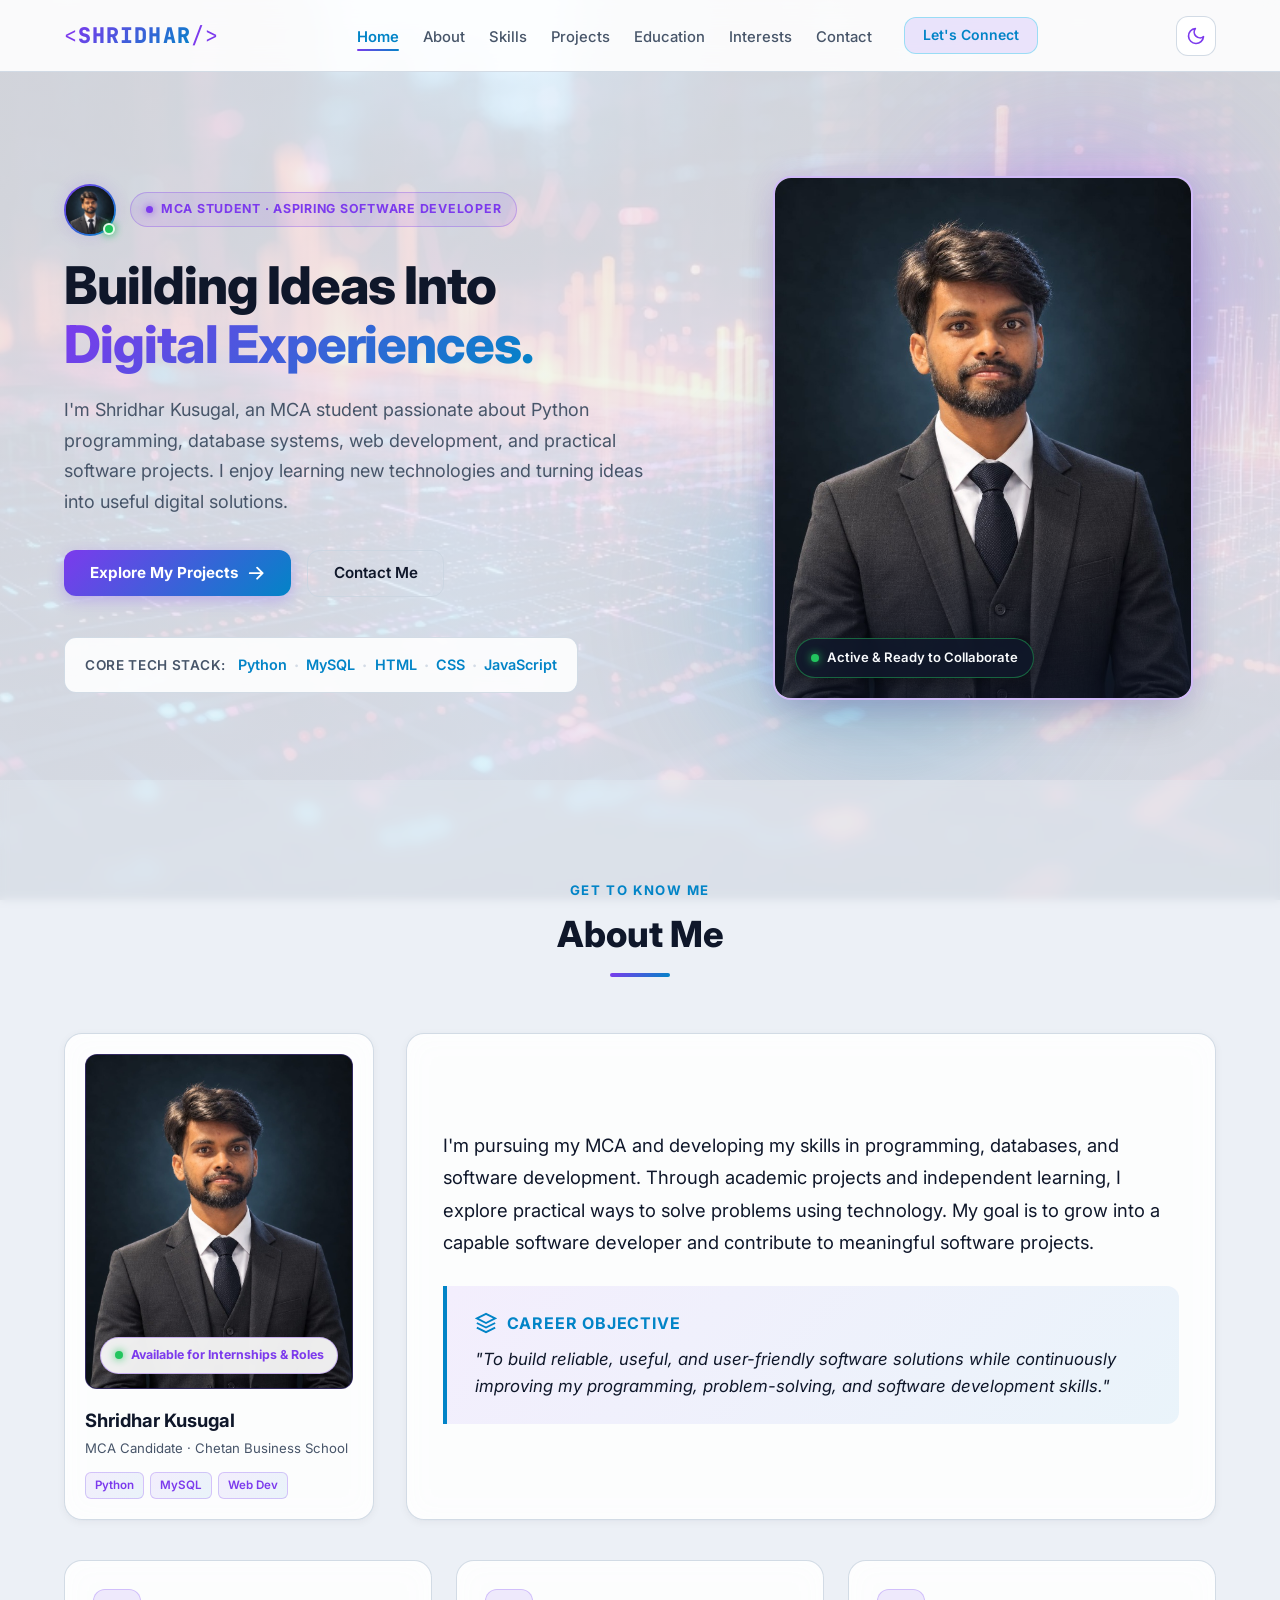
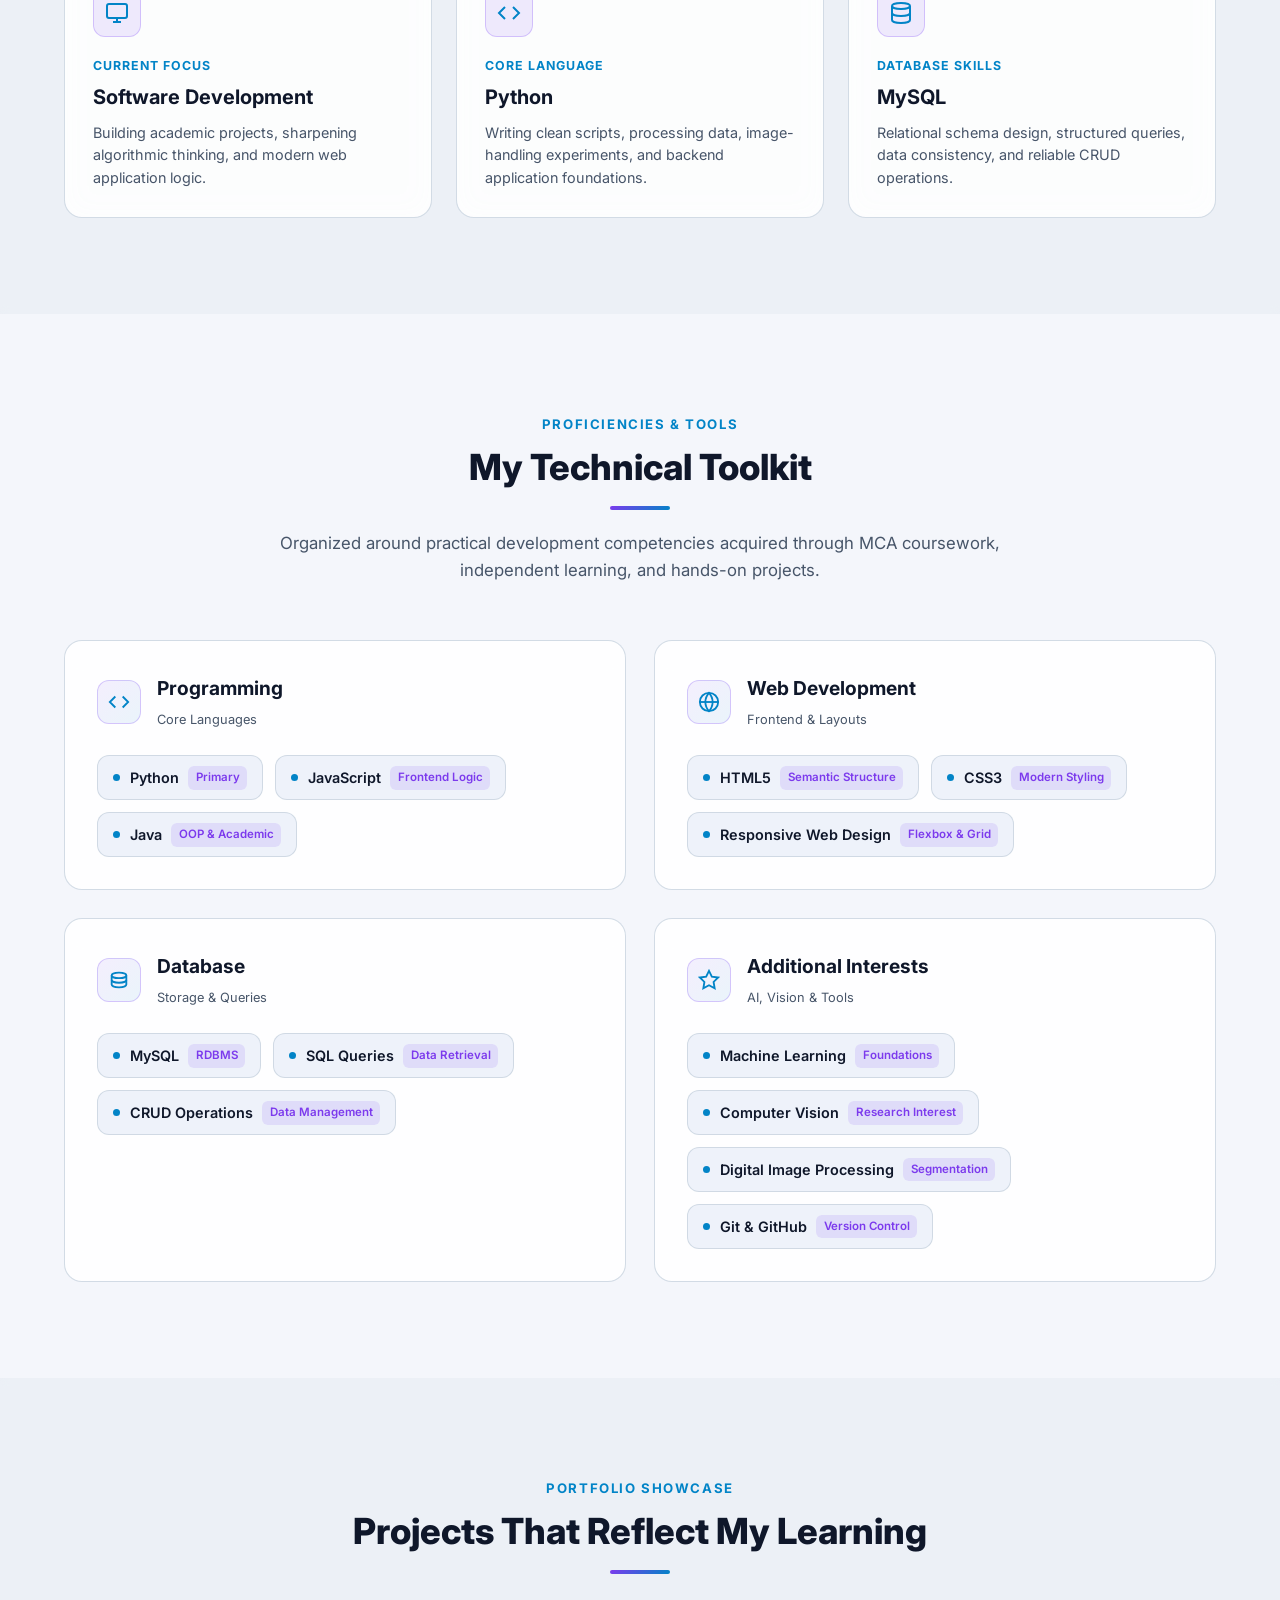
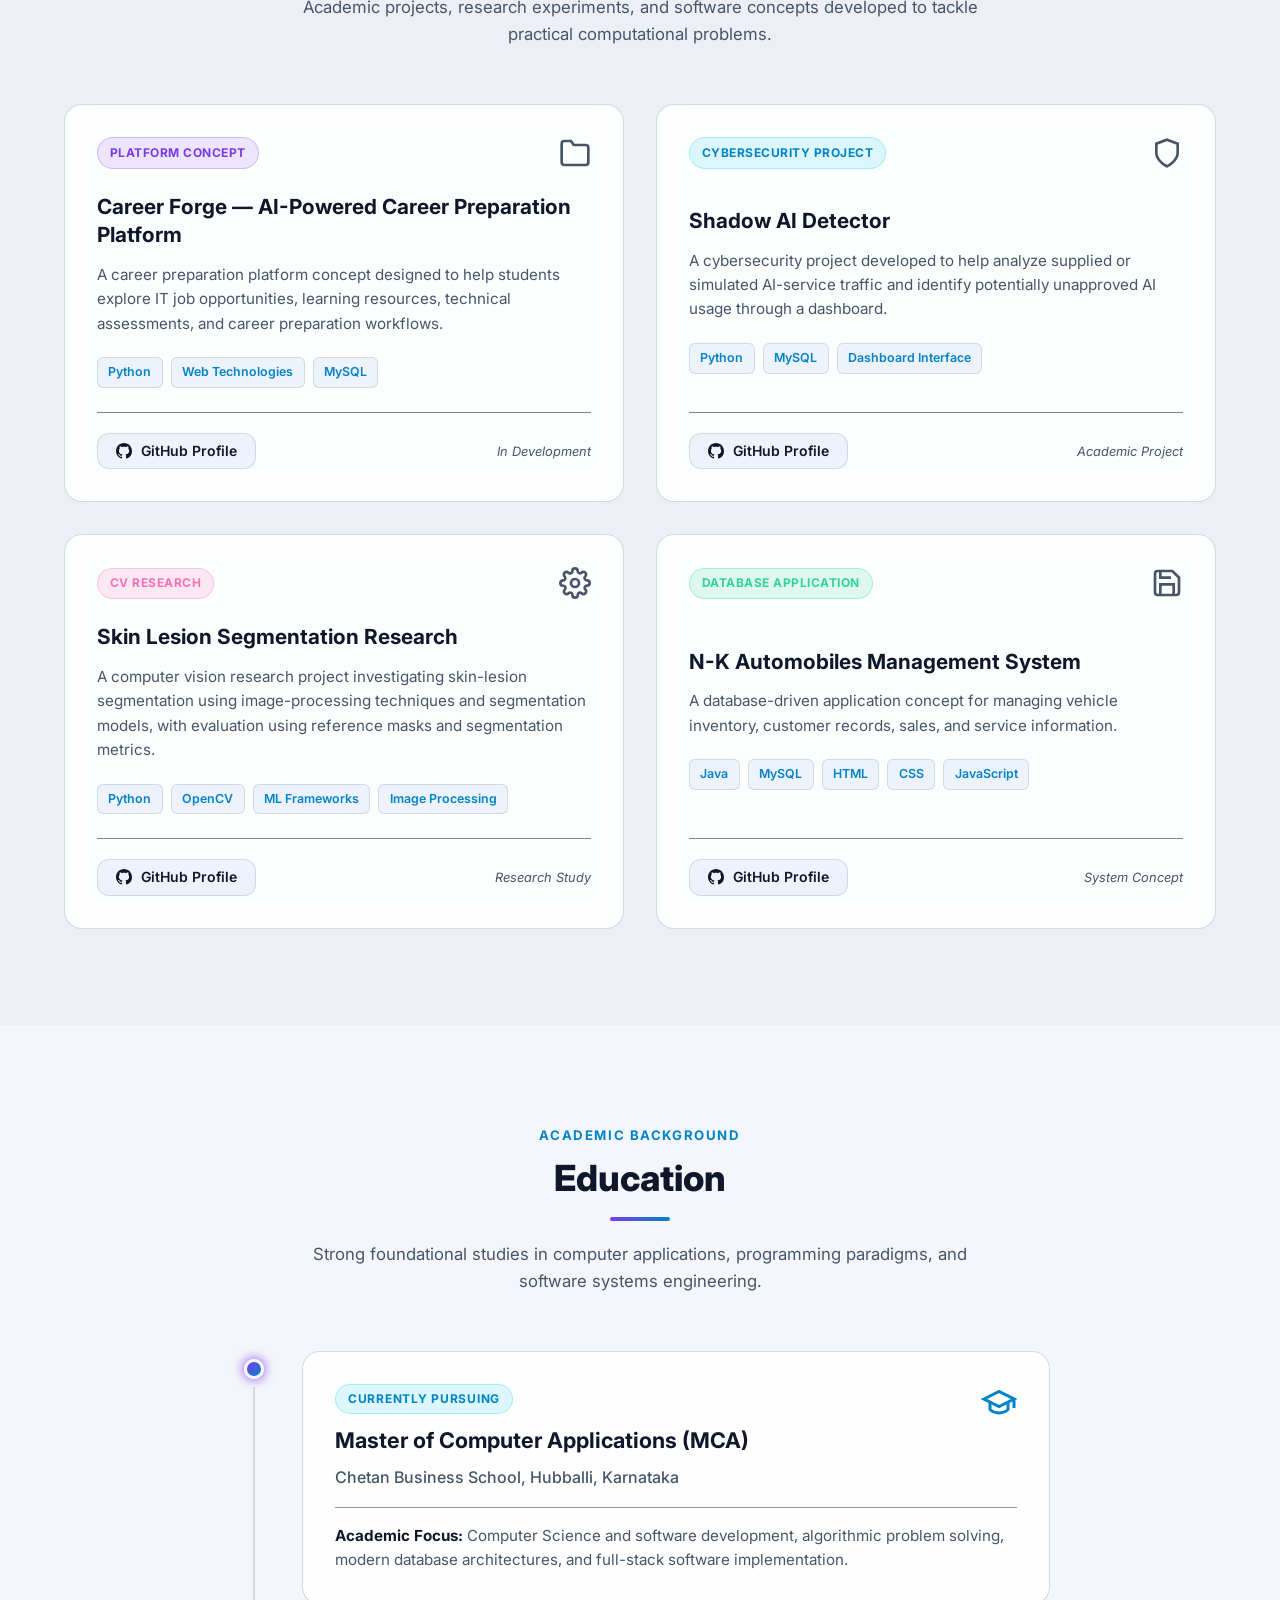
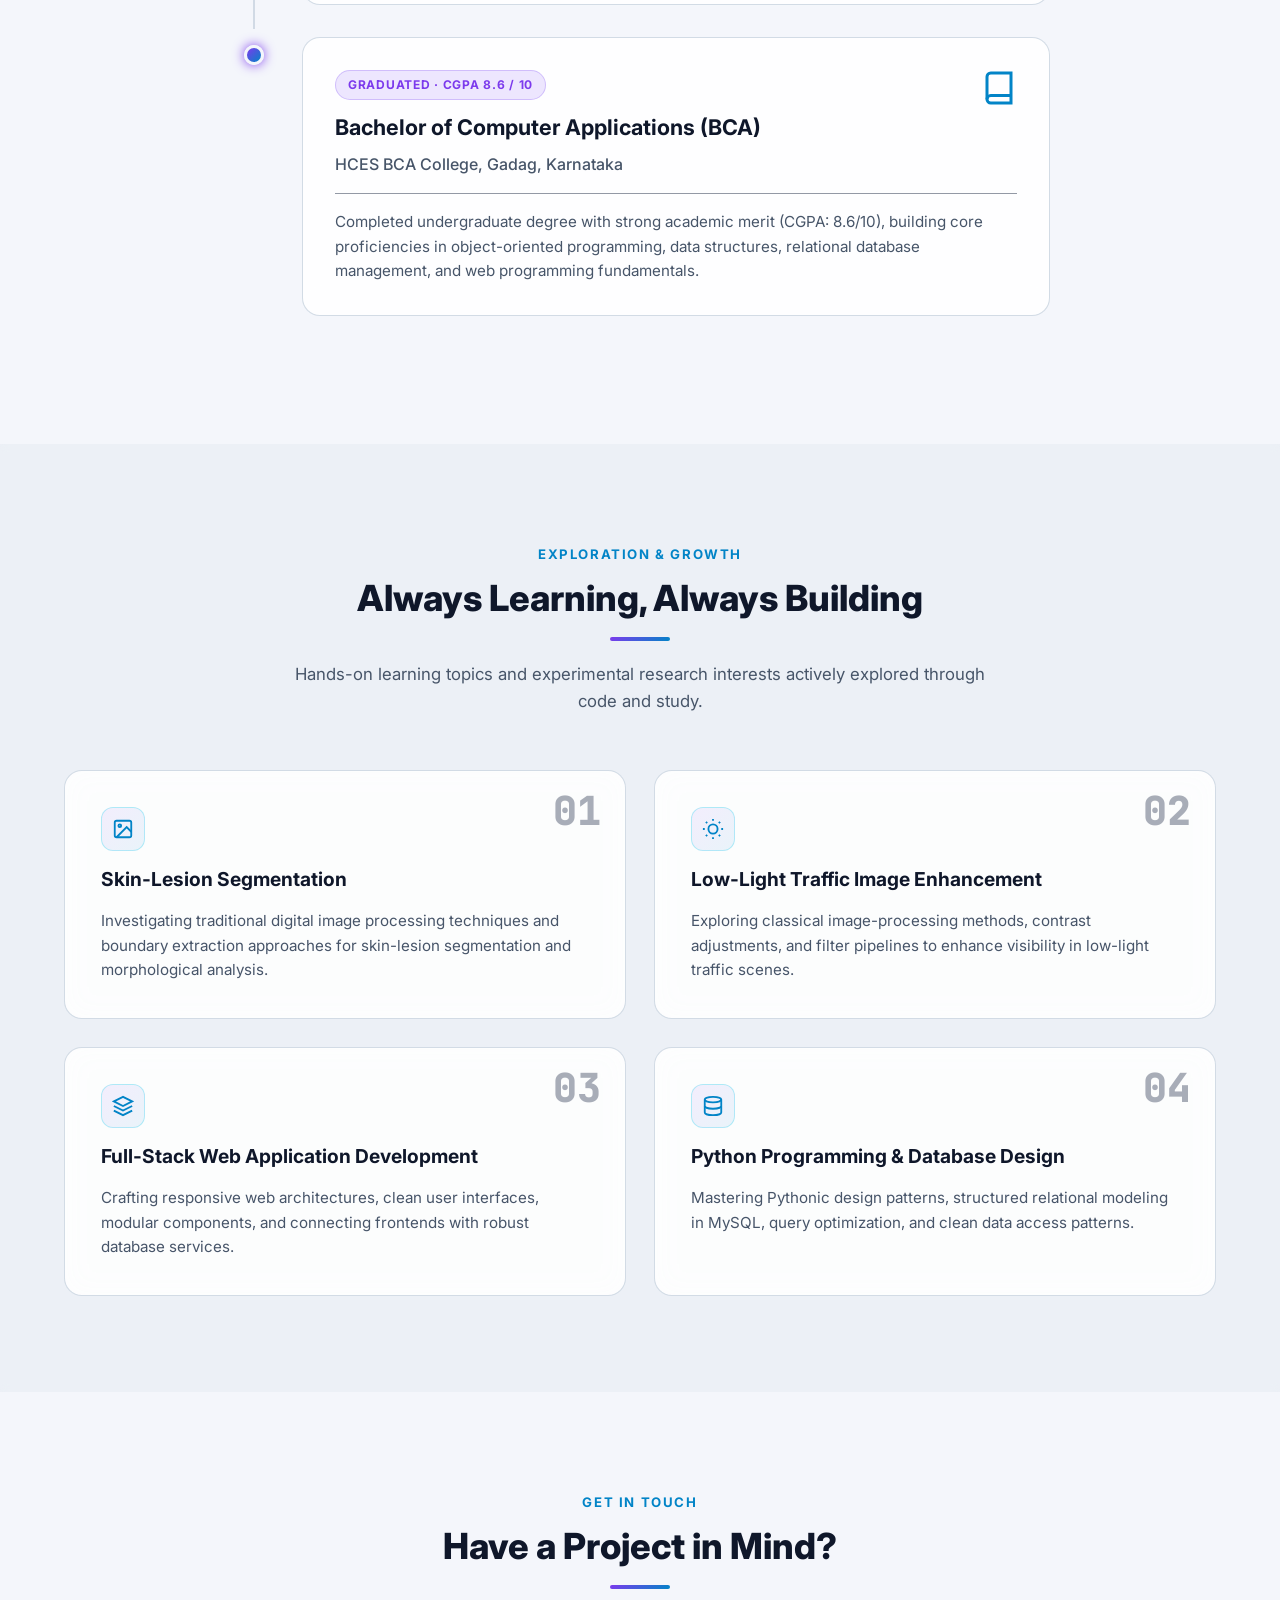
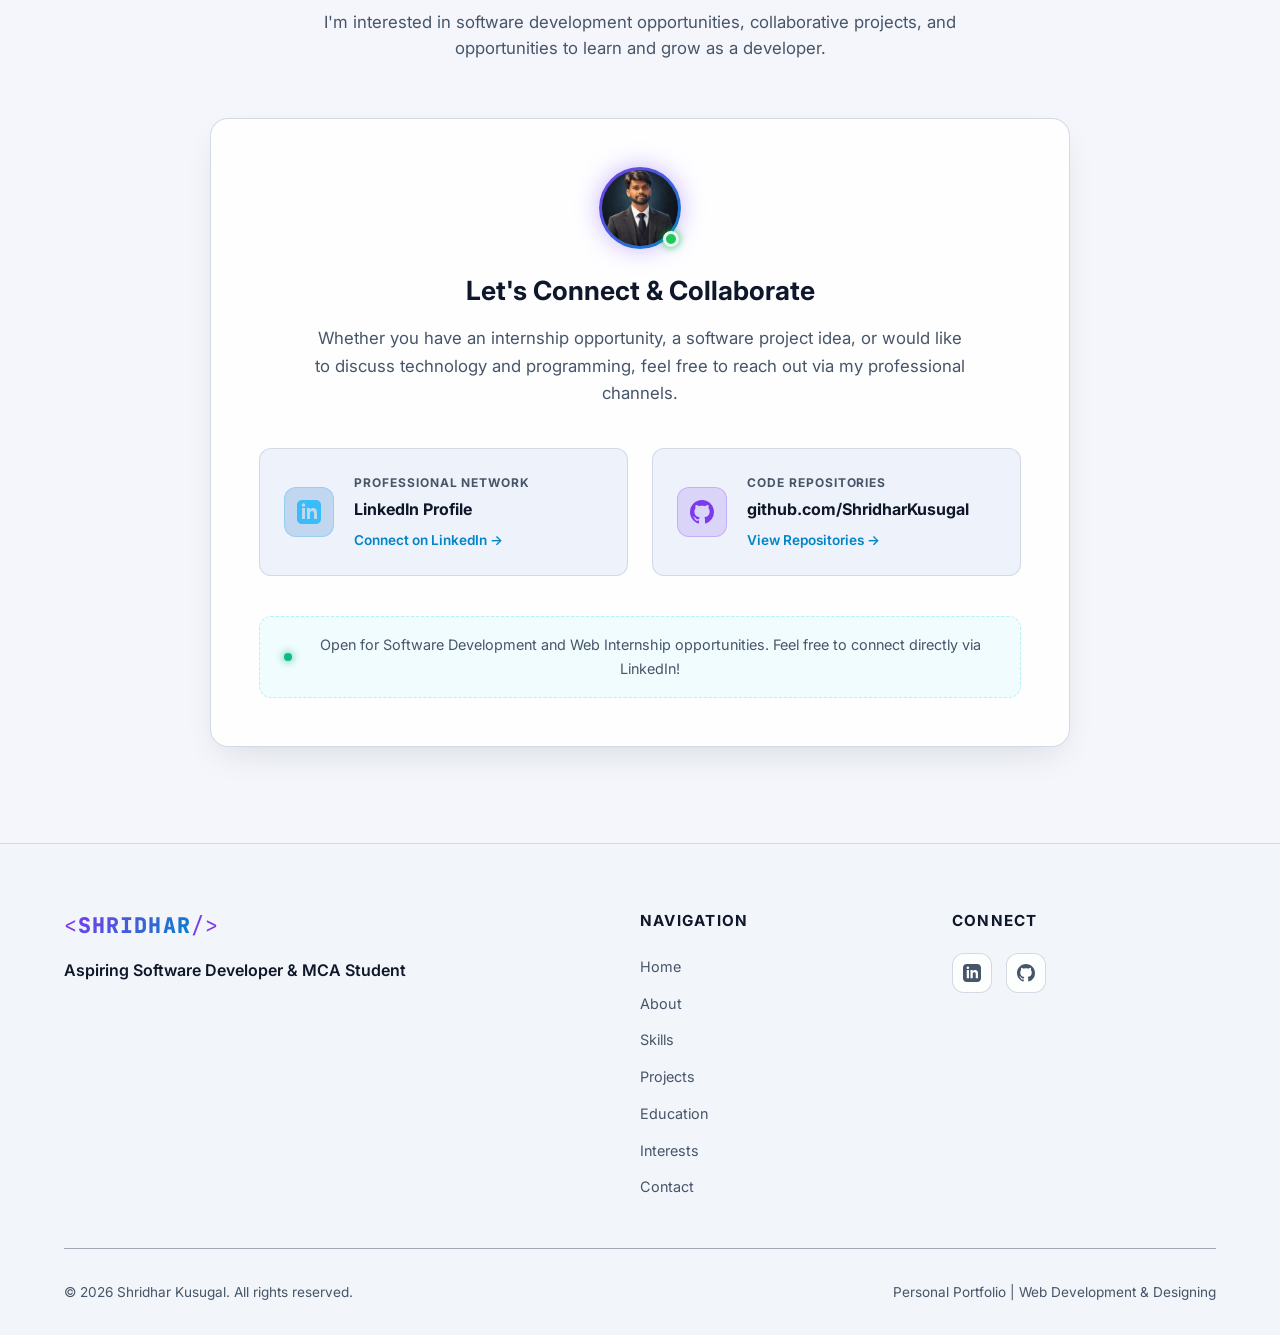
<file: WebDev-L1-PersonalPortfolio/index.html>
<!DOCTYPE html>
<html lang="en">

<head>
  <meta charset="UTF-8">
  <meta name="viewport" content="width=device-width, initial-scale=1.0">
  <meta name="description"
    content="Personal Portfolio of Shridhar Kusugal - Aspiring Software Developer and MCA Student passionate about Python, MySQL, and Web Development.">
  <meta name="author" content="Shridhar Kusugal">
  <title>Shridhar Kusugal | Aspiring Software Developer Portfolio</title>

  <!-- Google Fonts: Inter -->
  <link rel="preconnect" href="https://fonts.googleapis.com">
  <link rel="preconnect" href="https://fonts.gstatic.com" crossorigin>
  <link
    href="https://fonts.googleapis.com/css2?family=Inter:wght@300;400;500;600;700;800&family=JetBrains+Mono:wght@400;500;600&display=swap"
    rel="stylesheet">

  <!-- Stylesheet -->
  <link rel="stylesheet" href="style.css?v=5">

  <!-- Theme Script (Prevents FOUC) -->
  <script>
    (function () {
      const savedTheme = localStorage.getItem('portfolio-theme');
      const prefersDark = window.matchMedia && window.matchMedia('(prefers-color-scheme: dark)').matches;
      const theme = savedTheme ? savedTheme : (prefersDark ? 'dark' : 'light');
      document.documentElement.setAttribute('data-theme', theme);
    })();
  </script>
</head>

<body>
  <!-- Fixed Full-Screen Background Layer (100% visible on all Windows browsers) -->
  <div class="site-bg-overlay" aria-hidden="true"></div>

  <!-- Header / Navigation Bar -->
  <header class="navbar" id="navbar">
    <div class="container nav-container">
      <a href="#home" class="nav-logo" aria-label="Shridhar Kusugal Home">
        <span class="logo-bracket">&lt;</span><span class="logo-text">SHRIDHAR</span><span
          class="logo-bracket">/&gt;</span>
      </a>

      <!-- Navigation Links -->
      <nav class="nav-menu" id="navMenu">
        <ul class="nav-list">
          <li class="nav-item"><a href="#home" class="nav-link active">Home</a></li>
          <li class="nav-item"><a href="#about" class="nav-link">About</a></li>
          <li class="nav-item"><a href="#skills" class="nav-link">Skills</a></li>
          <li class="nav-item"><a href="#projects" class="nav-link">Projects</a></li>
          <li class="nav-item"><a href="#education" class="nav-link">Education</a></li>
          <li class="nav-item"><a href="#research" class="nav-link">Interests</a></li>
          <li class="nav-item"><a href="#contact" class="nav-link">Contact</a></li>
        </ul>
        <div class="nav-cta-wrapper">
          <a href="#contact" class="btn btn-sm btn-accent nav-cta">Let's Connect</a>
        </div>
      </nav>

      <!-- Right Header Controls: Theme Toggle & Mobile Menu -->
      <div class="nav-controls">
        <button class="theme-toggle-btn" id="themeToggle" type="button" aria-label="Toggle theme mode"
          title="Switch light/dark mode">
          <!-- Sun Icon (visible in dark mode) -->
          <svg class="theme-icon sun-icon" viewBox="0 0 24 24" fill="none" stroke="currentColor" stroke-width="2"
            stroke-linecap="round" stroke-linejoin="round" aria-hidden="true">
            <circle cx="12" cy="12" r="5"></circle>
            <line x1="12" y1="1" x2="12" y2="3"></line>
            <line x1="12" y1="21" x2="12" y2="23"></line>
            <line x1="4.22" y1="4.22" x2="5.64" y2="5.64"></line>
            <line x1="18.36" y1="18.36" x2="19.78" y2="19.78"></line>
            <line x1="1" y1="12" x2="3" y2="12"></line>
            <line x1="21" y1="12" x2="23" y2="12"></line>
            <line x1="4.22" y1="19.78" x2="5.64" y2="18.36"></line>
            <line x1="18.36" y1="5.64" x2="19.78" y2="4.22"></line>
          </svg>
          <!-- Moon Icon (visible in light mode) -->
          <svg class="theme-icon moon-icon" viewBox="0 0 24 24" fill="none" stroke="currentColor" stroke-width="2"
            stroke-linecap="round" stroke-linejoin="round" aria-hidden="true">
            <path d="M21 12.79A9 9 0 1 1 11.21 3 7 7 0 0 0 21 12.79z"></path>
          </svg>
        </button>

        <!-- Mobile Menu Toggle Button -->
        <button class="nav-toggle" id="navToggle" aria-label="Toggle navigation menu" aria-expanded="false"
          aria-controls="navMenu">
          <span class="hamburger-bar"></span>
          <span class="hamburger-bar"></span>
          <span class="hamburger-bar"></span>
        </button>
      </div>
    </div>
  </header>

  <main id="main-content">
    <!-- Section 2: Hero Section -->
    <section class="hero-section" id="home">
      <div class="container hero-container">
        <!-- Hero Left Column -->
        <div class="hero-content">
          <div class="hero-header-profile">
            <div class="hero-avatar-wrapper">
              <img src="profile.jpg" alt="Shridhar Kusugal" class="hero-avatar-img">
              <span class="hero-avatar-status" title="Active & Open to Work"></span>
            </div>
            <div class="badge hero-badge">
              <span class="badge-dot"></span>
              <span>MCA STUDENT · ASPIRING SOFTWARE DEVELOPER</span>
            </div>
          </div>

          <h1 class="hero-title">
            Building Ideas Into <span class="gradient-text">Digital Experiences.</span>
          </h1>

          <p class="hero-paragraph">
            I'm Shridhar Kusugal, an MCA student passionate about Python programming, database systems, web development,
            and practical software projects. I enjoy learning new technologies and turning ideas into useful digital
            solutions.
          </p>

          <div class="hero-actions">
            <a href="#projects" class="btn btn-primary">
              <span>Explore My Projects</span>
              <svg class="btn-icon" viewBox="0 0 20 20" fill="currentColor" aria-hidden="true">
                <path fill-rule="evenodd"
                  d="M10.293 3.293a1 1 0 011.414 0l6 6a1 1 0 010 1.414l-6 6a1 1 0 01-1.414-1.414L14.586 11H3a1 1 0 110-2h11.586l-4.293-4.293a1 1 0 010-1.414z"
                  clip-rule="evenodd" />
              </svg>
            </a>
            <a href="#contact" class="btn btn-outline">
              <span>Contact Me</span>
            </a>
          </div>

          <div class="hero-skills">
            <span class="skills-label">Core Tech Stack:</span>
            <div class="skills-inline">
              <span class="skill-tag">Python</span>
              <span class="skill-separator">·</span>
              <span class="skill-tag">MySQL</span>
              <span class="skill-separator">·</span>
              <span class="skill-tag">HTML</span>
              <span class="skill-separator">·</span>
              <span class="skill-tag">CSS</span>
              <span class="skill-separator">·</span>
              <span class="skill-tag">JavaScript</span>
            </div>
          </div>
        </div>

        <!-- Hero Right Column: Full Profile Image Showcase -->
        <div class="hero-visual" id="heroPhotoVisual">
          <div class="hero-portrait-frame">
            <div class="hero-portrait-card" id="heroPortraitCard">
              <img src="profile.jpg" alt="Shridhar Kusugal - Full Profile Portrait" class="hero-portrait-img">
              <div class="hero-portrait-overlay"></div>
              <div class="hero-portrait-status">
                <span class="status-pulse-dot"></span>
                <span>Active &amp; Ready to Collaborate</span>
              </div>
            </div>
            <!-- Decorative Glow Backdrop -->
            <div class="glow-orb orb-primary"></div>
            <div class="glow-orb orb-secondary"></div>
          </div>
        </div>
      </div>
    </section>

    <!-- Section 3: About Me -->
    <section class="section about-section" id="about">
      <div class="container">
        <div class="section-header">
          <span class="section-subtitle">Get To Know Me</span>
          <h2 class="section-title">About Me</h2>
          <div class="section-divider"></div>
        </div>

        <div class="about-content">
          <div class="about-main-grid">
            <!-- Left: Professional Portrait Showcase Card -->
            <div class="about-photo-card">
              <div class="about-photo-frame">
                <img src="profile.jpg" alt="Shridhar Kusugal - Aspiring Software Developer" class="about-photo-img">
                <div class="about-photo-status">
                  <span class="status-pulse-dot"></span>
                  <span>Available for Internships & Roles</span>
                </div>
              </div>
              <div class="about-photo-info">
                <h3 class="about-photo-name">Shridhar Kusugal</h3>
                <p class="about-photo-role">MCA Candidate · Chetan Business School</p>
                <div class="about-photo-tags">
                  <span class="photo-tag">Python</span>
                  <span class="photo-tag">MySQL</span>
                  <span class="photo-tag">Web Dev</span>
                </div>
              </div>
            </div>

            <!-- Right: Bio & Career Objective -->
            <div class="about-text-card">
              <p class="about-lead">
                I'm pursuing my MCA and developing my skills in programming, databases, and software development.
                Through
                academic projects and independent learning, I explore practical ways to solve problems using technology.
                My goal is to grow into a capable software developer and contribute to meaningful software projects.
              </p>

              <div class="career-objective-box">
                <div class="objective-header">
                  <svg class="objective-icon" viewBox="0 0 24 24" fill="none" stroke="currentColor" stroke-width="2">
                    <path d="M12 2L2 7l10 5 10-5-10-5zM2 17l10 5 10-5M2 12l10 5 10-5"></path>
                  </svg>
                  <h3 class="objective-title">Career Objective</h3>
                </div>
                <p class="objective-quote">
                  "To build reliable, useful, and user-friendly software solutions while continuously improving my
                  programming, problem-solving, and software development skills."
                </p>
              </div>
            </div>
          </div>

          <div class="about-highlights-grid">
            <div class="highlight-card">
              <div class="card-icon-wrapper">
                <svg viewBox="0 0 24 24" fill="none" stroke="currentColor" stroke-width="2" class="card-svg">
                  <rect x="2" y="3" width="20" height="14" rx="2" ry="2"></rect>
                  <line x1="8" y1="21" x2="16" y2="21"></line>
                  <line x1="12" y1="17" x2="12" y2="21"></line>
                </svg>
              </div>
              <div class="card-info">
                <span class="highlight-label">Current Focus</span>
                <h4 class="highlight-value">Software Development</h4>
                <p class="highlight-desc">Building academic projects, sharpening algorithmic thinking, and modern web
                  application logic.</p>
              </div>
            </div>

            <div class="highlight-card">
              <div class="card-icon-wrapper">
                <svg viewBox="0 0 24 24" fill="none" stroke="currentColor" stroke-width="2" class="card-svg">
                  <path d="M16 18l6-6-6-6"></path>
                  <path d="M8 6l-6 6 6 6"></path>
                </svg>
              </div>
              <div class="card-info">
                <span class="highlight-label">Core Language</span>
                <h4 class="highlight-value">Python</h4>
                <p class="highlight-desc">Writing clean scripts, processing data, image-handling experiments, and
                  backend application foundations.</p>
              </div>
            </div>

            <div class="highlight-card">
              <div class="card-icon-wrapper">
                <svg viewBox="0 0 24 24" fill="none" stroke="currentColor" stroke-width="2" class="card-svg">
                  <ellipse cx="12" cy="5" rx="9" ry="3"></ellipse>
                  <path d="M21 12c0 1.66-4 3-9 3s-9-1.34-9-3"></path>
                  <path d="M3 5v14c0 1.66 4 3 9 3s9-1.34 9-3V5"></path>
                </svg>
              </div>
              <div class="card-info">
                <span class="highlight-label">Database Skills</span>
                <h4 class="highlight-value">MySQL</h4>
                <p class="highlight-desc">Relational schema design, structured queries, data consistency, and reliable
                  CRUD operations.</p>
              </div>
            </div>
          </div>
        </div>
      </div>
    </section>

    <!-- Section 4: Technical Skills -->
    <section class="section skills-section" id="skills">
      <div class="container">
        <div class="section-header">
          <span class="section-subtitle">Proficiencies & Tools</span>
          <h2 class="section-title">My Technical Toolkit</h2>
          <div class="section-divider"></div>
          <p class="section-description">
            Organized around practical development competencies acquired through MCA coursework, independent learning,
            and hands-on projects.
          </p>
        </div>

        <div class="skills-grid">
          <!-- Category 1: Programming -->
          <div class="skill-category-card">
            <div class="category-header">
              <div class="category-icon-box">
                <svg viewBox="0 0 24 24" fill="none" stroke="currentColor" stroke-width="2">
                  <polyline points="16 18 22 12 16 6"></polyline>
                  <polyline points="8 6 2 12 8 18"></polyline>
                </svg>
              </div>
              <div>
                <h3 class="category-title">Programming</h3>
                <span class="category-count">Core Languages</span>
              </div>
            </div>
            <div class="skill-chips-container">
              <div class="skill-chip">
                <span class="chip-dot"></span>
                <span class="chip-name">Python</span>
                <span class="chip-tag">Primary</span>
              </div>
              <div class="skill-chip">
                <span class="chip-dot"></span>
                <span class="chip-name">JavaScript</span>
                <span class="chip-tag">Frontend Logic</span>
              </div>
              <div class="skill-chip">
                <span class="chip-dot"></span>
                <span class="chip-name">Java</span>
                <span class="chip-tag">OOP & Academic</span>
              </div>
            </div>
          </div>

          <!-- Category 2: Web Development -->
          <div class="skill-category-card">
            <div class="category-header">
              <div class="category-icon-box">
                <svg viewBox="0 0 24 24" fill="none" stroke="currentColor" stroke-width="2">
                  <circle cx="12" cy="12" r="10"></circle>
                  <line x1="2" y1="12" x2="22" y2="12"></line>
                  <path d="M12 2a15.3 15.3 0 0 1 4 10 15.3 15.3 0 0 1-4 10 15.3 15.3 0 0 1-4-10 15.3 15.3 0 0 1 4-10z">
                  </path>
                </svg>
              </div>
              <div>
                <h3 class="category-title">Web Development</h3>
                <span class="category-count">Frontend & Layouts</span>
              </div>
            </div>
            <div class="skill-chips-container">
              <div class="skill-chip">
                <span class="chip-dot"></span>
                <span class="chip-name">HTML5</span>
                <span class="chip-tag">Semantic Structure</span>
              </div>
              <div class="skill-chip">
                <span class="chip-dot"></span>
                <span class="chip-name">CSS3</span>
                <span class="chip-tag">Modern Styling</span>
              </div>
              <div class="skill-chip">
                <span class="chip-dot"></span>
                <span class="chip-name">Responsive Web Design</span>
                <span class="chip-tag">Flexbox & Grid</span>
              </div>
            </div>
          </div>

          <!-- Category 3: Database -->
          <div class="skill-category-card">
            <div class="category-header">
              <div class="category-icon-box">
                <svg viewBox="0 0 24 24" fill="none" stroke="currentColor" stroke-width="2">
                  <path d="M4 7c0-1.66 3.58-3 8-3s8 1.34 8 3-3.58 3-8 3-8-1.34-8-3z"></path>
                  <path d="M4 7v10c0 1.66 3.58 3 8 3s8-1.34 8-3V7"></path>
                  <path d="M4 12c0 1.66 3.58 3 8 3s8-1.34 8-3"></path>
                </svg>
              </div>
              <div>
                <h3 class="category-title">Database</h3>
                <span class="category-count">Storage & Queries</span>
              </div>
            </div>
            <div class="skill-chips-container">
              <div class="skill-chip">
                <span class="chip-dot"></span>
                <span class="chip-name">MySQL</span>
                <span class="chip-tag">RDBMS</span>
              </div>
              <div class="skill-chip">
                <span class="chip-dot"></span>
                <span class="chip-name">SQL Queries</span>
                <span class="chip-tag">Data Retrieval</span>
              </div>
              <div class="skill-chip">
                <span class="chip-dot"></span>
                <span class="chip-name">CRUD Operations</span>
                <span class="chip-tag">Data Management</span>
              </div>
            </div>
          </div>

          <!-- Category 4: Additional Interests -->
          <div class="skill-category-card">
            <div class="category-header">
              <div class="category-icon-box">
                <svg viewBox="0 0 24 24" fill="none" stroke="currentColor" stroke-width="2">
                  <polygon
                    points="12 2 15.09 8.26 22 9.27 17 14.14 18.18 21.02 12 17.77 5.82 21.02 7 14.14 2 9.27 8.91 8.26 12 2">
                  </polygon>
                </svg>
              </div>
              <div>
                <h3 class="category-title">Additional Interests</h3>
                <span class="category-count">AI, Vision & Tools</span>
              </div>
            </div>
            <div class="skill-chips-container">
              <div class="skill-chip">
                <span class="chip-dot"></span>
                <span class="chip-name">Machine Learning</span>
                <span class="chip-tag">Foundations</span>
              </div>
              <div class="skill-chip">
                <span class="chip-dot"></span>
                <span class="chip-name">Computer Vision</span>
                <span class="chip-tag">Research Interest</span>
              </div>
              <div class="skill-chip">
                <span class="chip-dot"></span>
                <span class="chip-name">Digital Image Processing</span>
                <span class="chip-tag">Segmentation</span>
              </div>
              <div class="skill-chip">
                <span class="chip-dot"></span>
                <span class="chip-name">Git & GitHub</span>
                <span class="chip-tag">Version Control</span>
              </div>
            </div>
          </div>
        </div>
      </div>
    </section>

    <!-- Section 5: Featured Projects -->
    <section class="section projects-section" id="projects">
      <div class="container">
        <div class="section-header">
          <span class="section-subtitle">Portfolio Showcase</span>
          <h2 class="section-title">Projects That Reflect My Learning</h2>
          <div class="section-divider"></div>
          <p class="section-description">
            Academic projects, research experiments, and software concepts developed to tackle practical computational
            problems.
          </p>
        </div>

        <div class="projects-grid">
          <!-- Project 1 -->
          <article class="project-card">
            <div class="project-card-header">
              <div class="project-badge status-concept">Platform Concept</div>
              <div class="project-icon-top">
                <svg viewBox="0 0 24 24" fill="none" stroke="currentColor" stroke-width="2">
                  <path d="M22 19a2 2 0 0 1-2 2H4a2 2 0 0 1-2-2V5a2 2 0 0 1 2-2h5l2 3h9a2 2 0 0 1 2 2z"></path>
                </svg>
              </div>
            </div>
            <div class="project-content">
              <h3 class="project-title">Career Forge — AI-Powered Career Preparation Platform</h3>
              <p class="project-description">
                A career preparation platform concept designed to help students explore IT job opportunities, learning
                resources, technical assessments, and career preparation workflows.
              </p>
              <div class="project-tech-stack">
                <span class="tech-tag">Python</span>
                <span class="tech-tag">Web Technologies</span>
                <span class="tech-tag">MySQL</span>
              </div>
            </div>
            <div class="project-card-footer">
              <a href="https://github.com/ShridharKusugal/" target="_blank" rel="noopener noreferrer"
                class="btn btn-sm btn-card">
                <svg viewBox="0 0 24 24" fill="currentColor" class="btn-icon-sm">
                  <path
                    d="M12 0C5.37 0 0 5.37 0 12c0 5.31 3.435 9.795 8.205 11.385.6.105.825-.255.825-.57 0-.285-.015-1.23-.015-2.235-3.015.555-3.795-.735-4.035-1.41-.135-.345-.72-1.41-1.23-1.695-.42-.225-1.02-.78-.015-.795.945-.015 1.62.87 1.845 1.23 1.08 1.815 2.805 1.305 3.495.99.105-.78.42-1.305.765-1.605-2.67-.3-5.46-1.335-5.46-5.925 0-1.305.465-2.385 1.23-3.225-.12-.3-.54-1.53.12-3.18 0 0 1.005-.315 3.3 1.23.96-.27 1.98-.405 3-.405s2.04.135 3 .405c2.295-1.56 3.3-1.23 3.3-1.23.66 1.65.24 2.88.12 3.18.765.84 1.23 1.905 1.23 3.225 0 4.605-2.805 5.625-5.475 5.925.435.375.81 1.095.81 2.22 0 1.605-.015 2.895-.015 3.3 0 .315.225.69.825.57A12.02 12.02 0 0024 12c0-6.63-5.37-12-12-12z" />
                </svg>
                <span>GitHub Profile</span>
              </a>
              <span class="project-status-label">In Development</span>
            </div>
          </article>

          <!-- Project 2 -->
          <article class="project-card">
            <div class="project-card-header">
              <div class="project-badge status-security">Cybersecurity Project</div>
              <div class="project-icon-top">
                <svg viewBox="0 0 24 24" fill="none" stroke="currentColor" stroke-width="2">
                  <path d="M12 22s8-4 8-10V5l-8-3-8 3v7c0 6 8 10 8 10z"></path>
                </svg>
              </div>
            </div>
            <div class="project-content">
              <h3 class="project-title">Shadow AI Detector</h3>
              <p class="project-description">
                A cybersecurity project developed to help analyze supplied or simulated AI-service traffic and identify
                potentially unapproved AI usage through a dashboard.
              </p>
              <div class="project-tech-stack">
                <span class="tech-tag">Python</span>
                <span class="tech-tag">MySQL</span>
                <span class="tech-tag">Dashboard Interface</span>
              </div>
            </div>
            <div class="project-card-footer">
              <a href="https://github.com/ShridharKusugal/" target="_blank" rel="noopener noreferrer"
                class="btn btn-sm btn-card">
                <svg viewBox="0 0 24 24" fill="currentColor" class="btn-icon-sm">
                  <path
                    d="M12 0C5.37 0 0 5.37 0 12c0 5.31 3.435 9.795 8.205 11.385.6.105.825-.255.825-.57 0-.285-.015-1.23-.015-2.235-3.015.555-3.795-.735-4.035-1.41-.135-.345-.72-1.41-1.23-1.695-.42-.225-1.02-.78-.015-.795.945-.015 1.62.87 1.845 1.23 1.08 1.815 2.805 1.305 3.495.99.105-.78.42-1.305.765-1.605-2.67-.3-5.46-1.335-5.46-5.925 0-1.305.465-2.385 1.23-3.225-.12-.3-.54-1.53.12-3.18 0 0 1.005-.315 3.3 1.23.96-.27 1.98-.405 3-.405s2.04.135 3 .405c2.295-1.56 3.3-1.23 3.3-1.23.66 1.65.24 2.88.12 3.18.765.84 1.23 1.905 1.23 3.225 0 4.605-2.805 5.625-5.475 5.925.435.375.81 1.095.81 2.22 0 1.605-.015 2.895-.015 3.3 0 .315.225.69.825.57A12.02 12.02 0 0024 12c0-6.63-5.37-12-12-12z" />
                </svg>
                <span>GitHub Profile</span>
              </a>
              <span class="project-status-label">Academic Project</span>
            </div>
          </article>

          <!-- Project 3 -->
          <article class="project-card">
            <div class="project-card-header">
              <div class="project-badge status-research">CV Research</div>
              <div class="project-icon-top">
                <svg viewBox="0 0 24 24" fill="none" stroke="currentColor" stroke-width="2">
                  <circle cx="12" cy="12" r="3"></circle>
                  <path
                    d="M19.4 15a1.65 1.65 0 0 0 .33 1.82l.06.06a2 2 0 0 1 0 2.83 2 2 0 0 1-2.83 0l-.06-.06a1.65 1.65 0 0 0-1.82-.33 1.65 1.65 0 0 0-1 1.51V21a2 2 0 0 1-2 2 2 2 0 0 1-2-2v-.09A1.65 1.65 0 0 0 9 19.4a1.65 1.65 0 0 0-1.82.33l-.06.06a2 2 0 0 1-2.83 0 2 2 0 0 1 0-2.83l.06-.06a1.65 1.65 0 0 0 .33-1.82 1.65 1.65 0 0 0-1.51-1H3a2 2 0 0 1-2-2 2 2 0 0 1 2-2h.09A1.65 1.65 0 0 0 4.6 9a1.65 1.65 0 0 0-.33-1.82l-.06-.06a2 2 0 0 1 0-2.83 2 2 0 0 1 2.83 0l.06.06a1.65 1.65 0 0 0 1.82.33H9a1.65 1.65 0 0 0 1-1.51V3a2 2 0 0 1 2-2 2 2 0 0 1 2 2v.09a1.65 1.65 0 0 0 1 1.51 1.65 1.65 0 0 0 1.82-.33l.06-.06a2 2 0 0 1 2.83 0 2 2 0 0 1 0 2.83l-.06.06a1.65 1.65 0 0 0-.33 1.82V9a1.65 1.65 0 0 0 1.51 1H21a2 2 0 0 1 2 2 2 2 0 0 1-2 2h-.09a1.65 1.65 0 0 0-1.51 1z">
                  </path>
                </svg>
              </div>
            </div>
            <div class="project-content">
              <h3 class="project-title">Skin Lesion Segmentation Research</h3>
              <p class="project-description">
                A computer vision research project investigating skin-lesion segmentation using image-processing
                techniques and segmentation models, with evaluation using reference masks and segmentation metrics.
              </p>
              <div class="project-tech-stack">
                <span class="tech-tag">Python</span>
                <span class="tech-tag">OpenCV</span>
                <span class="tech-tag">ML Frameworks</span>
                <span class="tech-tag">Image Processing</span>
              </div>
            </div>
            <div class="project-card-footer">
              <a href="https://github.com/ShridharKusugal/" target="_blank" rel="noopener noreferrer"
                class="btn btn-sm btn-card">
                <svg viewBox="0 0 24 24" fill="currentColor" class="btn-icon-sm">
                  <path
                    d="M12 0C5.37 0 0 5.37 0 12c0 5.31 3.435 9.795 8.205 11.385.6.105.825-.255.825-.57 0-.285-.015-1.23-.015-2.235-3.015.555-3.795-.735-4.035-1.41-.135-.345-.72-1.41-1.23-1.695-.42-.225-1.02-.78-.015-.795.945-.015 1.62.87 1.845 1.23 1.08 1.815 2.805 1.305 3.495.99.105-.78.42-1.305.765-1.605-2.67-.3-5.46-1.335-5.46-5.925 0-1.305.465-2.385 1.23-3.225-.12-.3-.54-1.53.12-3.18 0 0 1.005-.315 3.3 1.23.96-.27 1.98-.405 3-.405s2.04.135 3 .405c2.295-1.56 3.3-1.23 3.3-1.23.66 1.65.24 2.88.12 3.18.765.84 1.23 1.905 1.23 3.225 0 4.605-2.805 5.625-5.475 5.925.435.375.81 1.095.81 2.22 0 1.605-.015 2.895-.015 3.3 0 .315.225.69.825.57A12.02 12.02 0 0024 12c0-6.63-5.37-12-12-12z" />
                </svg>
                <span>GitHub Profile</span>
              </a>
              <span class="project-status-label">Research Study</span>
            </div>
          </article>

          <!-- Project 4 -->
          <article class="project-card">
            <div class="project-card-header">
              <div class="project-badge status-system">Database Application</div>
              <div class="project-icon-top">
                <svg viewBox="0 0 24 24" fill="none" stroke="currentColor" stroke-width="2">
                  <path d="M19 21H5a2 2 0 0 1-2-2V5a2 2 0 0 1 2-2h11l5 5v11a2 2 0 0 1-2 2z"></path>
                  <polyline points="17 21 17 13 7 13 7 21"></polyline>
                  <polyline points="7 3 7 8 15 8"></polyline>
                </svg>
              </div>
            </div>
            <div class="project-content">
              <h3 class="project-title">N-K Automobiles Management System</h3>
              <p class="project-description">
                A database-driven application concept for managing vehicle inventory, customer records, sales, and
                service information.
              </p>
              <div class="project-tech-stack">
                <span class="tech-tag">Java</span>
                <span class="tech-tag">MySQL</span>
                <span class="tech-tag">HTML</span>
                <span class="tech-tag">CSS</span>
                <span class="tech-tag">JavaScript</span>
              </div>
            </div>
            <div class="project-card-footer">
              <a href="https://github.com/ShridharKusugal/" target="_blank" rel="noopener noreferrer"
                class="btn btn-sm btn-card">
                <svg viewBox="0 0 24 24" fill="currentColor" class="btn-icon-sm">
                  <path
                    d="M12 0C5.37 0 0 5.37 0 12c0 5.31 3.435 9.795 8.205 11.385.6.105.825-.255.825-.57 0-.285-.015-1.23-.015-2.235-3.015.555-3.795-.735-4.035-1.41-.135-.345-.72-1.41-1.23-1.695-.42-.225-1.02-.78-.015-.795.945-.015 1.62.87 1.845 1.23 1.08 1.815 2.805 1.305 3.495.99.105-.78.42-1.305.765-1.605-2.67-.3-5.46-1.335-5.46-5.925 0-1.305.465-2.385 1.23-3.225-.12-.3-.54-1.53.12-3.18 0 0 1.005-.315 3.3 1.23.96-.27 1.98-.405 3-.405s2.04.135 3 .405c2.295-1.56 3.3-1.23 3.3-1.23.66 1.65.24 2.88.12 3.18.765.84 1.23 1.905 1.23 3.225 0 4.605-2.805 5.625-5.475 5.925.435.375.81 1.095.81 2.22 0 1.605-.015 2.895-.015 3.3 0 .315.225.69.825.57A12.02 12.02 0 0024 12c0-6.63-5.37-12-12-12z" />
                </svg>
                <span>GitHub Profile</span>
              </a>
              <span class="project-status-label">System Concept</span>
            </div>
          </article>
        </div>
      </div>
    </section>

    <!-- Section 6: Education -->
    <section class="section education-section" id="education">
      <div class="container">
        <div class="section-header">
          <span class="section-subtitle">Academic Background</span>
          <h2 class="section-title">Education</h2>
          <div class="section-divider"></div>
          <p class="section-description">
            Strong foundational studies in computer applications, programming paradigms, and software systems
            engineering.
          </p>
        </div>

        <div class="education-timeline">
          <!-- Item 1: MCA -->
          <div class="timeline-item">
            <div class="timeline-marker">
              <div class="marker-dot"></div>
              <div class="marker-line"></div>
            </div>
            <div class="timeline-card">
              <div class="timeline-header">
                <div>
                  <span class="timeline-badge">Currently Pursuing</span>
                  <h3 class="timeline-degree">Master of Computer Applications (MCA)</h3>
                  <h4 class="timeline-institution">Chetan Business School, Hubballi, Karnataka</h4>
                </div>
                <div class="timeline-icon">
                  <svg viewBox="0 0 24 24" fill="none" stroke="currentColor" stroke-width="2">
                    <path d="M22 10v6M2 10l10-5 10 5-10 5z"></path>
                    <path d="M6 12v5c3 3 9 3 12 0v-5"></path>
                  </svg>
                </div>
              </div>
              <div class="timeline-body">
                <p class="timeline-desc">
                  <strong>Academic Focus:</strong> Computer Science and software development, algorithmic problem
                  solving, modern database architectures, and full-stack software implementation.
                </p>
              </div>
            </div>
          </div>

          <!-- Item 2: BCA -->
          <div class="timeline-item">
            <div class="timeline-marker">
              <div class="marker-dot"></div>
            </div>
            <div class="timeline-card">
              <div class="timeline-header">
                <div>
                  <span class="timeline-badge badge-completed">Graduated · CGPA 8.6 / 10</span>
                  <h3 class="timeline-degree">Bachelor of Computer Applications (BCA)</h3>
                  <h4 class="timeline-institution">HCES BCA College, Gadag, Karnataka</h4>
                </div>
                <div class="timeline-icon">
                  <svg viewBox="0 0 24 24" fill="none" stroke="currentColor" stroke-width="2">
                    <path d="M4 19.5A2.5 2.5 0 0 1 6.5 17H20"></path>
                    <path d="M6.5 2H20v20H6.5A2.5 2.5 0 0 1 4 19.5v-15A2.5 2.5 0 0 1 6.5 2z"></path>
                  </svg>
                </div>
              </div>
              <div class="timeline-body">
                <p class="timeline-desc">
                  Completed undergraduate degree with strong academic merit (CGPA: 8.6/10), building core proficiencies
                  in object-oriented programming, data structures, relational database management, and web programming
                  fundamentals.
                </p>
              </div>
            </div>
          </div>
        </div>
      </div>
    </section>

    <!-- Section 7: Research and Learning Interests -->
    <section class="section research-section" id="research">
      <div class="container">
        <div class="section-header">
          <span class="section-subtitle">Exploration & Growth</span>
          <h2 class="section-title">Always Learning, Always Building</h2>
          <div class="section-divider"></div>
          <p class="section-description">
            Hands-on learning topics and experimental research interests actively explored through code and study.
          </p>
        </div>

        <div class="research-grid">
          <div class="research-card">
            <div class="research-num">01</div>
            <div class="research-icon">
              <svg viewBox="0 0 24 24" fill="none" stroke="currentColor" stroke-width="2">
                <rect x="3" y="3" width="18" height="18" rx="2" ry="2"></rect>
                <circle cx="8.5" cy="8.5" r="1.5"></circle>
                <polyline points="21 15 16 10 5 21"></polyline>
              </svg>
            </div>
            <h3 class="research-title">Skin-Lesion Segmentation</h3>
            <p class="research-text">
              Investigating traditional digital image processing techniques and boundary extraction approaches for
              skin-lesion segmentation and morphological analysis.
            </p>
          </div>

          <div class="research-card">
            <div class="research-num">02</div>
            <div class="research-icon">
              <svg viewBox="0 0 24 24" fill="none" stroke="currentColor" stroke-width="2">
                <circle cx="12" cy="12" r="5"></circle>
                <line x1="12" y1="1" x2="12" y2="3"></line>
                <line x1="12" y1="21" x2="12" y2="23"></line>
                <line x1="4.22" y1="4.22" x2="5.64" y2="5.64"></line>
                <line x1="18.36" y1="18.36" x2="19.78" y2="19.78"></line>
                <line x1="1" y1="12" x2="3" y2="12"></line>
                <line x1="21" y1="12" x2="23" y2="12"></line>
                <line x1="4.22" y1="19.78" x2="5.64" y2="18.36"></line>
                <line x1="18.36" y1="5.64" x2="19.78" y2="4.22"></line>
              </svg>
            </div>
            <h3 class="research-title">Low-Light Traffic Image Enhancement</h3>
            <p class="research-text">
              Exploring classical image-processing methods, contrast adjustments, and filter pipelines to enhance
              visibility in low-light traffic scenes.
            </p>
          </div>

          <div class="research-card">
            <div class="research-num">03</div>
            <div class="research-icon">
              <svg viewBox="0 0 24 24" fill="none" stroke="currentColor" stroke-width="2">
                <polygon points="12 2 2 7 12 12 22 7 12 2"></polygon>
                <polyline points="2 17 12 22 22 17"></polyline>
                <polyline points="2 12 12 17 22 12"></polyline>
              </svg>
            </div>
            <h3 class="research-title">Full-Stack Web Application Development</h3>
            <p class="research-text">
              Crafting responsive web architectures, clean user interfaces, modular components, and connecting frontends
              with robust database services.
            </p>
          </div>

          <div class="research-card">
            <div class="research-num">04</div>
            <div class="research-icon">
              <svg viewBox="0 0 24 24" fill="none" stroke="currentColor" stroke-width="2">
                <ellipse cx="12" cy="5" rx="9" ry="3"></ellipse>
                <path d="M21 12c0 1.66-4 3-9 3s-9-1.34-9-3"></path>
                <path d="M3 5v14c0 1.66 4 3 9 3s9-1.34 9-3V5"></path>
              </svg>
            </div>
            <h3 class="research-title">Python Programming & Database Design</h3>
            <p class="research-text">
              Mastering Pythonic design patterns, structured relational modeling in MySQL, query optimization, and clean
              data access patterns.
            </p>
          </div>
        </div>
      </div>
    </section>

    <!-- Section 8: Contact Section -->
    <section class="section contact-section" id="contact">
      <div class="container">
        <div class="section-header">
          <span class="section-subtitle">Get In Touch</span>
          <h2 class="section-title">Have a Project in Mind?</h2>
          <div class="section-divider"></div>
          <p class="section-description">
            I'm interested in software development opportunities, collaborative projects, and opportunities to learn and
            grow as a developer.
          </p>
        </div>

        <div class="contact-card-wrapper">
          <div class="contact-main-card">
            <div class="contact-intro">
              <div class="contact-profile-header">
                <div class="contact-avatar-wrapper">
                  <img src="profile.jpg" alt="Shridhar Kusugal" class="contact-avatar-img">
                  <span class="contact-avatar-status" title="Available for Roles &amp; Projects"></span>
                </div>
                <div class="contact-intro-content">
                  <h3 class="contact-card-title">Let's Connect &amp; Collaborate</h3>
                  <p class="contact-card-text">
                    Whether you have an internship opportunity, a software project idea, or would like to discuss technology
                    and programming, feel free to reach out via my professional channels.
                  </p>
                </div>
              </div>
            </div>

            <div class="contact-links-grid">
              <!-- LinkedIn Card -->
              <a href="https://www.linkedin.com/in/shridhar-kusugal-645277330/" target="_blank"
                rel="noopener noreferrer" class="contact-link-item">
                <div class="contact-icon linkedin-bg">
                  <svg viewBox="0 0 24 24" fill="currentColor">
                    <path
                      d="M19 0h-14c-2.761 0-5 2.239-5 5v14c0 2.761 2.239 5 5 5h14c2.762 0 5-2.239 5-5v-14c0-2.761-2.238-5-5-5zm-11 19h-3v-11h3v11zm-1.5-12.268c-.966 0-1.75-.79-1.75-1.764s.784-1.764 1.75-1.764 1.75.79 1.75 1.764-.783 1.764-1.75 1.764zm13.5 12.268h-3v-5.604c0-3.368-4-3.113-4 0v5.604h-3v-11h3v1.765c1.396-2.586 7-2.777 7 2.476v6.759z" />
                  </svg>
                </div>
                <div class="contact-info">
                  <span class="contact-type">Professional Network</span>
                  <span class="contact-value">LinkedIn Profile</span>
                  <span class="contact-action">Connect on LinkedIn &rarr;</span>
                </div>
              </a>

              <!-- GitHub Card -->
              <a href="https://github.com/ShridharKusugal/" target="_blank" rel="noopener noreferrer"
                class="contact-link-item">
                <div class="contact-icon github-bg">
                  <svg viewBox="0 0 24 24" fill="currentColor">
                    <path
                      d="M12 0C5.37 0 0 5.37 0 12c0 5.31 3.435 9.795 8.205 11.385.6.105.825-.255.825-.57 0-.285-.015-1.23-.015-2.235-3.015.555-3.795-.735-4.035-1.41-.135-.345-.72-1.41-1.23-1.695-.42-.225-1.02-.78-.015-.795.945-.015 1.62.87 1.845 1.23 1.08 1.815 2.805 1.305 3.495.99.105-.78.42-1.305.765-1.605-2.67-.3-5.46-1.335-5.46-5.925 0-1.305.465-2.385 1.23-3.225-.12-.3-.54-1.53.12-3.18 0 0 1.005-.315 3.3 1.23.96-.27 1.98-.405 3-.405s2.04.135 3 .405c2.295-1.56 3.3-1.23 3.3-1.23.66 1.65.24 2.88.12 3.18.765.84 1.23 1.905 1.23 3.225 0 4.605-2.805 5.625-5.475 5.925.435.375.81 1.095.81 2.22 0 1.605-.015 2.895-.015 3.3 0 .315.225.69.825.57A12.02 12.02 0 0024 12c0-6.63-5.37-12-12-12z" />
                  </svg>
                </div>
                <div class="contact-info">
                  <span class="contact-type">Code Repositories</span>
                  <span class="contact-value">github.com/ShridharKusugal</span>
                  <span class="contact-action">View Repositories &rarr;</span>
                </div>
              </a>
            </div>

            <!-- Verified Contact Status Note -->
            <div class="contact-footer-note">
              <div class="verified-dot"></div>
              <span>Open for Software Development and Web Internship opportunities. Feel free to connect directly via
                LinkedIn!</span>
            </div>
          </div>
        </div>
      </div>
    </section>
  </main>

  <!-- Section 9: Footer -->
  <footer class="footer">
    <div class="container footer-container">
      <div class="footer-top">
        <div class="footer-brand">
          <a href="#home" class="nav-logo">
            <span class="logo-bracket">&lt;</span><span class="logo-text">SHRIDHAR</span><span
              class="logo-bracket">/&gt;</span>
          </a>
          <p class="footer-tagline">Aspiring Software Developer & MCA Student</p>

        </div>

        <div class="footer-links-group">
          <h4 class="footer-heading">Navigation</h4>
          <ul class="footer-nav">
            <li><a href="#home">Home</a></li>
            <li><a href="#about">About</a></li>
            <li><a href="#skills">Skills</a></li>
            <li><a href="#projects">Projects</a></li>
            <li><a href="#education">Education</a></li>
            <li><a href="#research">Interests</a></li>
            <li><a href="#contact">Contact</a></li>
          </ul>
        </div>

        <div class="footer-links-group">
          <h4 class="footer-heading">Connect</h4>
          <div class="footer-socials">
            <a href="https://www.linkedin.com/in/shridhar-kusugal-645277330/" target="_blank" rel="noopener noreferrer"
              class="social-btn" aria-label="LinkedIn Profile">
              <svg viewBox="0 0 24 24" fill="currentColor">
                <path
                  d="M19 0h-14c-2.761 0-5 2.239-5 5v14c0 2.761 2.239 5 5 5h14c2.762 0 5-2.239 5-5v-14c0-2.761-2.238-5-5-5zm-11 19h-3v-11h3v11zm-1.5-12.268c-.966 0-1.75-.79-1.75-1.764s.784-1.764 1.75-1.764 1.75.79 1.75 1.764-.783 1.764-1.75 1.764zm13.5 12.268h-3v-5.604c0-3.368-4-3.113-4 0v5.604h-3v-11h3v1.765c1.396-2.586 7-2.777 7 2.476v6.759z" />
              </svg>
            </a>
            <a href="https://github.com/ShridharKusugal/" target="_blank" rel="noopener noreferrer" class="social-btn"
              aria-label="GitHub Profile">
              <svg viewBox="0 0 24 24" fill="currentColor">
                <path
                  d="M12 0C5.37 0 0 5.37 0 12c0 5.31 3.435 9.795 8.205 11.385.6.105.825-.255.825-.57 0-.285-.015-1.23-.015-2.235-3.015.555-3.795-.735-4.035-1.41-.135-.345-.72-1.41-1.23-1.695-.42-.225-1.02-.78-.015-.795.945-.015 1.62.87 1.845 1.23 1.08 1.815 2.805 1.305 3.495.99.105-.78.42-1.305.765-1.605-2.67-.3-5.46-1.335-5.46-5.925 0-1.305.465-2.385 1.23-3.225-.12-.3-.54-1.53.12-3.18 0 0 1.005-.315 3.3 1.23.96-.27 1.98-.405 3-.405s2.04.135 3 .405c2.295-1.56 3.3-1.23 3.3-1.23.66 1.65.24 2.88.12 3.18.765.84 1.23 1.905 1.23 3.225 0 4.605-2.805 5.625-5.475 5.925.435.375.81 1.095.81 2.22 0 1.605-.015 2.895-.015 3.3 0 .315.225.69.825.57A12.02 12.02 0 0024 12c0-6.63-5.37-12-12-12z" />
              </svg>
            </a>
          </div>

        </div>
      </div>

      <div class="footer-bottom">
        <p>&copy; 2026 Shridhar Kusugal. All rights reserved.</p>
        <p class="footer-credit">Personal Portfolio | Web Development & Designing</p>
      </div>
    </div>
  </footer>

  <!-- Back to Top Button -->
  <button id="backToTop" class="back-to-top" aria-label="Back to top of page">
    <svg viewBox="0 0 24 24" fill="none" stroke="currentColor" stroke-width="2.5">
      <path d="M18 15l-6-6-6 6" />
    </svg>
  </button>

  <!-- Script for accessible navigation, scrollspy & back-to-top -->
  <script src="script.js"></script>
</body>

</html>
</file>
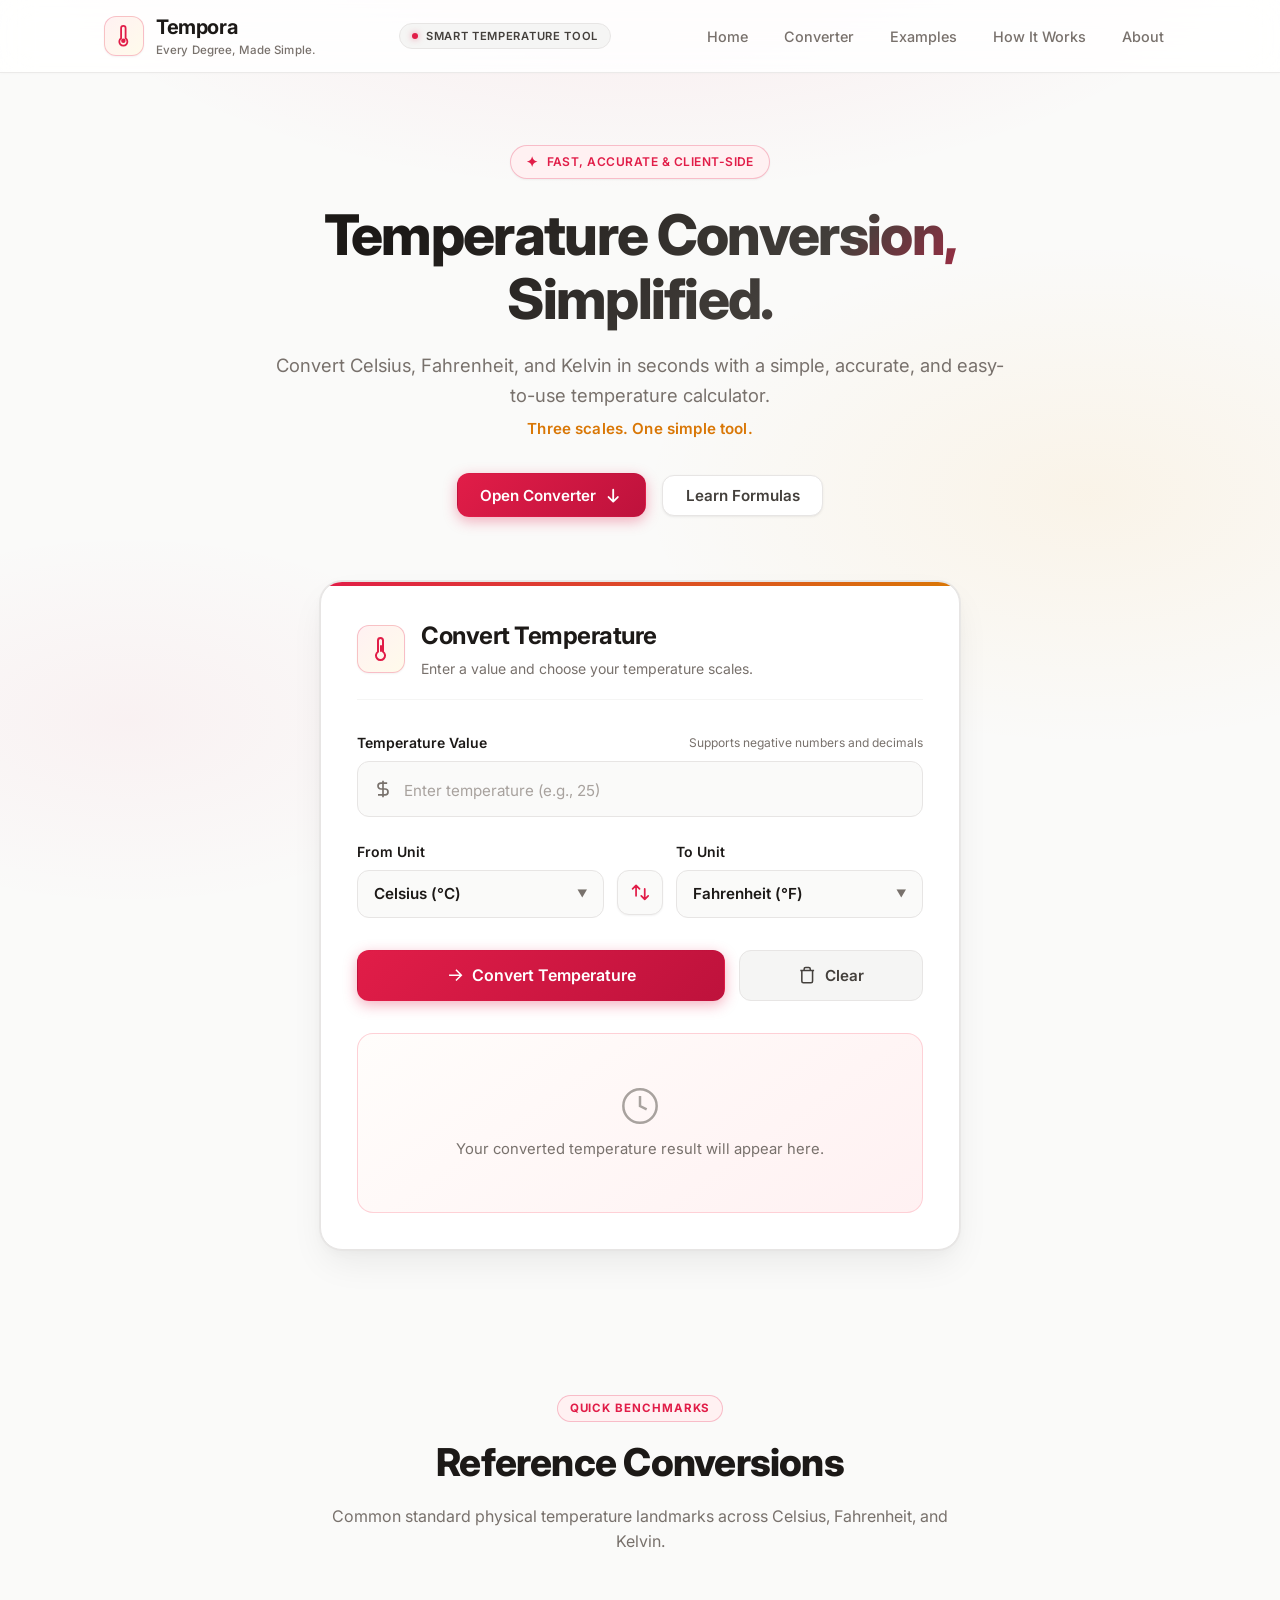
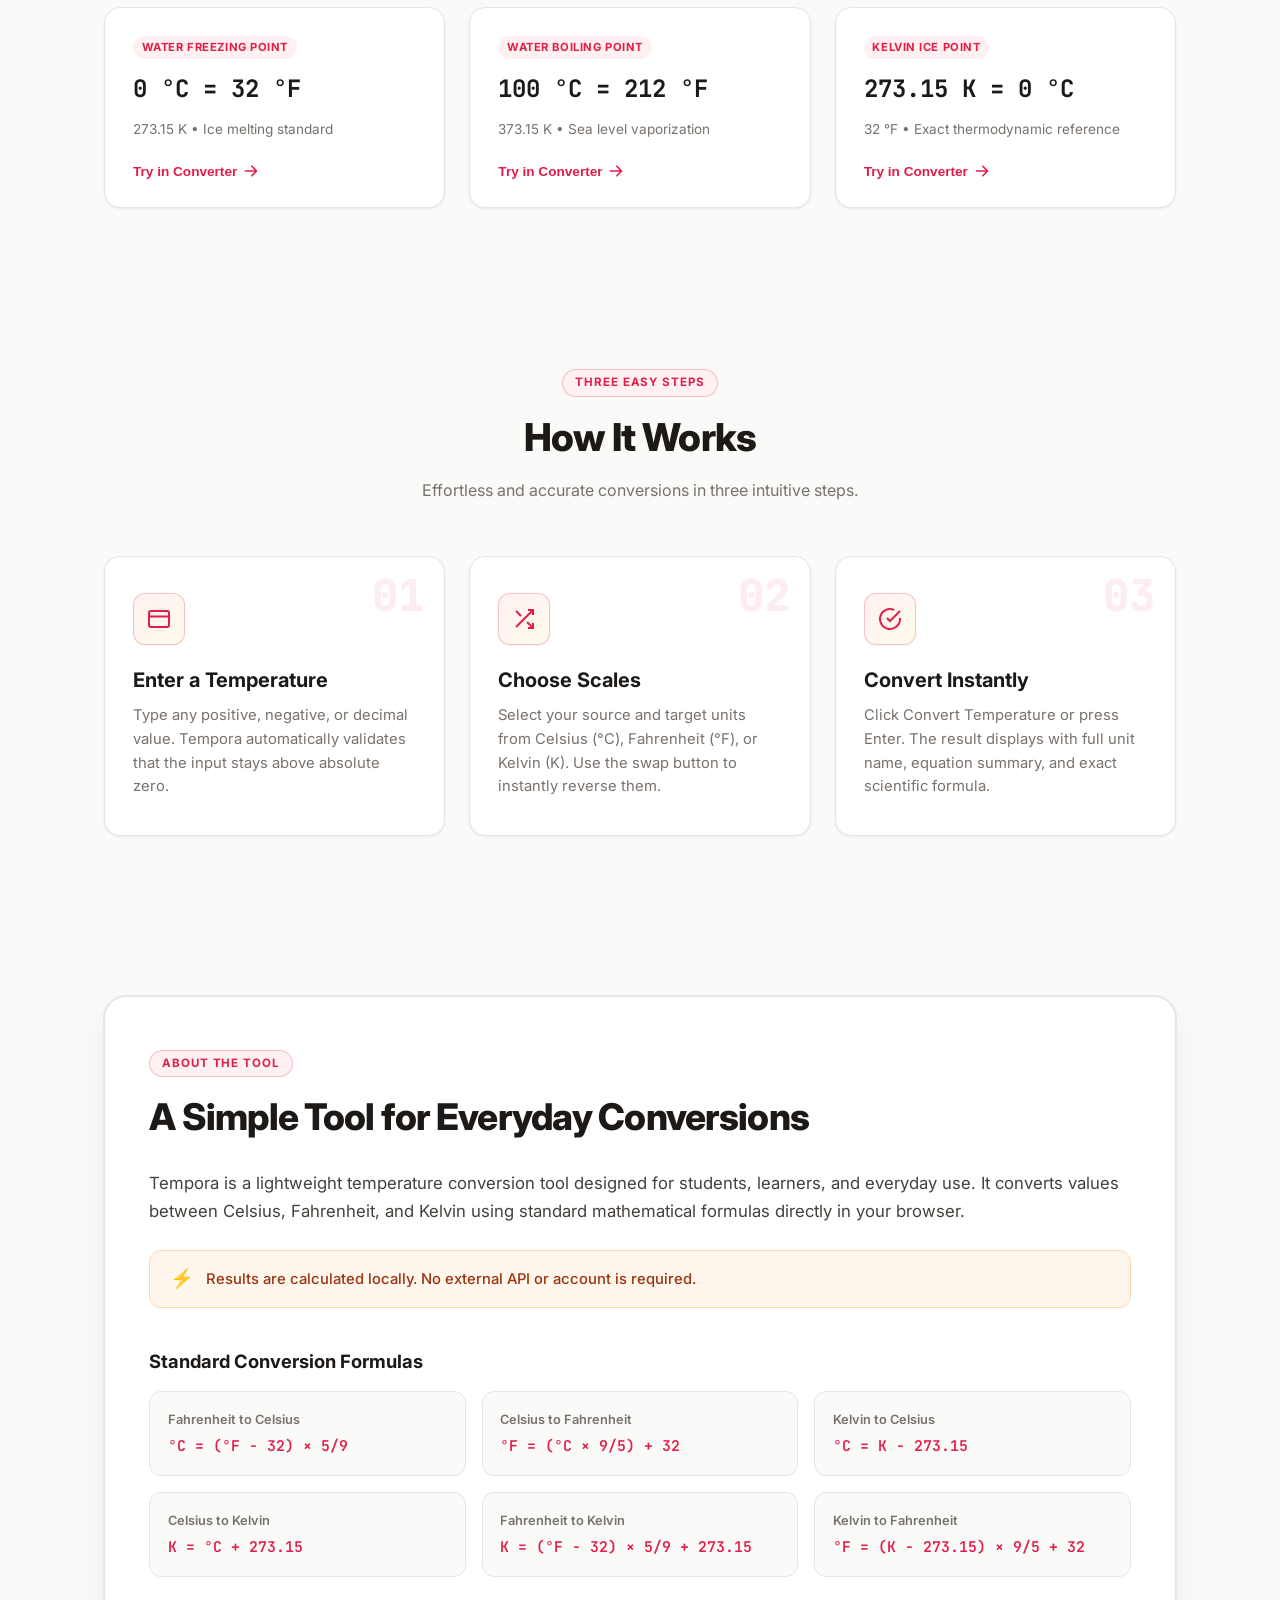
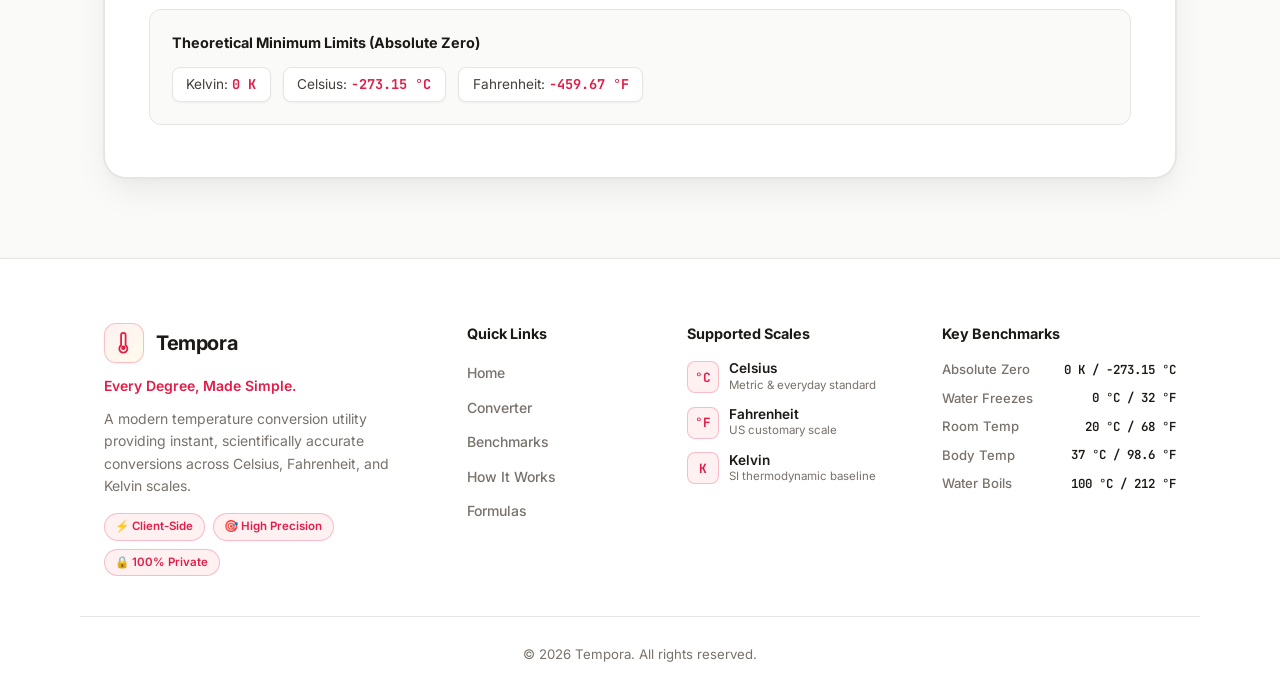
<file: WebDev-L1-TemperatureConverter/index.html>
<!DOCTYPE html>
<html lang="en">
<head>
  <meta charset="UTF-8">
  <meta name="viewport" content="width=device-width, initial-scale=1.0">
  <meta name="description" content="Tempora — A clean, accurate, and responsive temperature converter for Celsius, Fahrenheit, and Kelvin.">
  <meta name="keywords" content="Tempora, temperature converter, Celsius to Fahrenheit, Kelvin to Celsius, temperature calculator">
  <meta name="author" content="Tempora">
  <title>Tempora — Every Degree, Made Simple | Temperature Converter</title>
  
  <!-- Google Fonts: Inter -->
  <link rel="preconnect" href="https://fonts.googleapis.com">
  <link rel="preconnect" href="https://fonts.gstatic.com" crossorigin>
  <link href="https://fonts.googleapis.com/css2?family=Inter:wght@300;400;500;600;700;800&family=JetBrains+Mono:wght@400;500;600&display=swap" rel="stylesheet">
  
  <meta http-equiv="Cache-Control" content="no-cache, no-store, must-revalidate">
  <meta http-equiv="Pragma" content="no-cache">
  <meta http-equiv="Expires" content="0">
  
  <!-- Stylesheet -->
  <link rel="stylesheet" href="style.css?v=meaning-v3">
</head>
<body>
  <!-- Header / Navigation -->
  <header class="site-header" id="header">
    <div class="header-inner container">
      <a href="#home" class="brand" aria-label="Tempora Home">
        <div class="brand-icon" aria-hidden="true">
          <svg viewBox="0 0 24 24" fill="none" stroke="currentColor" stroke-width="2" stroke-linecap="round" stroke-linejoin="round">
            <path d="M14 14.76V3.5a2.5 2.5 0 0 0-5 0v11.26a4.5 4.5 0 1 0 5 0z" />
            <circle cx="11.5" cy="17.5" r="1.5" fill="currentColor" />
          </svg>
        </div>
        <div class="brand-text">
          <span class="brand-name">Tempora</span>
          <span class="brand-tagline">Every Degree, Made Simple.</span>
        </div>
      </a>

      <div class="header-badge" aria-label="Tool classification">
        <span class="badge-dot"></span>
        <span class="badge-text">SMART TEMPERATURE TOOL</span>
      </div>

      <nav class="site-nav" aria-label="Main Navigation">
        <ul class="nav-list">
          <li><a href="#home" class="nav-link">Home</a></li>
          <li><a href="#converter" class="nav-link">Converter</a></li>
          <li><a href="#examples" class="nav-link">Examples</a></li>
          <li><a href="#how-it-works" class="nav-link">How It Works</a></li>
          <li><a href="#about" class="nav-link">About</a></li>
        </ul>
      </nav>
    </div>
  </header>

  <main>
    <!-- Section 2: Hero -->
    <section class="hero-section" id="home">
      <div class="container hero-container">
        <div class="hero-pill">
          <span class="hero-pill-sparkle">✦</span>
          <span>FAST, ACCURATE &amp; CLIENT-SIDE</span>
        </div>
        <h1 class="hero-title">Temperature Conversion, Simplified.</h1>
        <p class="hero-subtitle">
          Convert Celsius, Fahrenheit, and Kelvin in seconds with a simple, accurate, and easy-to-use temperature calculator.
        </p>
        <p class="hero-supporting">Three scales. One simple tool.</p>
        <div class="hero-actions">
          <a href="#converter" class="btn btn-primary hero-btn">
            <span>Open Converter</span>
            <svg class="btn-icon" viewBox="0 0 20 20" fill="currentColor">
              <path fill-rule="evenodd" d="M10 3a1 1 0 011 1v10.586l3.293-3.293a1 1 0 111.414 1.414l-5 5a1 1 0 01-1.414 0l-5-5a1 1 0 111.414-1.414L9 14.586V4a1 1 0 011-1z" clip-rule="evenodd" />
            </svg>
          </a>
          <a href="#about" class="btn btn-ghost hero-btn">
            <span>Learn Formulas</span>
          </a>
        </div>
      </div>
    </section>

    <!-- Section 3: Temperature Converter Card -->
    <section class="converter-section" id="converter">
      <div class="container">
        <div class="converter-wrapper">
          <div class="converter-card" id="converter-card">
            
            <div class="card-header">
              <div class="card-header-icon" aria-hidden="true">
                <svg viewBox="0 0 24 24" fill="none" stroke="currentColor" stroke-width="2" stroke-linecap="round" stroke-linejoin="round">
                  <path d="M14 14.76V3.5a2.5 2.5 0 0 0-5 0v11.26a4.5 4.5 0 1 0 5 0z" />
                  <path d="M12 9v5" />
                </svg>
              </div>
              <div>
                <h2 class="card-title">Convert Temperature</h2>
                <p class="card-subtitle">Enter a value and choose your temperature scales.</p>
              </div>
            </div>

            <!-- Converter Form -->
            <form id="temp-form" class="converter-form" novalidate onsubmit="return false;">
              
              <!-- Input Field -->
              <div class="form-group">
                <label for="temp-input" class="form-label">
                  <span>Temperature Value</span>
                  <span class="label-hint">Supports negative numbers and decimals</span>
                </label>
                <div class="input-wrapper">
                  <span class="input-icon" aria-hidden="true">
                    <svg viewBox="0 0 24 24" fill="none" stroke="currentColor" stroke-width="2">
                      <path d="M12 2v20M17 5H9.5a3.5 3.5 0 0 0 0 7h5a3.5 3.5 0 0 1 0 7H6" />
                    </svg>
                  </span>
                  <input
                    type="number"
                    step="any"
                    id="temp-input"
                    class="form-input"
                    placeholder="Enter temperature (e.g., 25)"
                    autocomplete="off"
                    aria-describedby="input-error"
                    required
                  >
                  <button type="button" id="quick-clear-input" class="quick-clear-btn" aria-label="Clear input value" title="Clear input">
                    <svg viewBox="0 0 20 20" fill="currentColor">
                      <path fill-rule="evenodd" d="M10 18a8 8 0 100-16 8 8 0 000 16zM8.707 7.293a1 1 0 00-1.414 1.414L8.586 10l-1.293 1.293a1 1 0 101.414 1.414L10 11.414l1.293 1.293a1 1 0 001.414-1.414L11.414 10l1.293-1.293a1 1 0 00-1.414-1.414L10 8.586 8.707 7.293z" clip-rule="evenodd" />
                    </svg>
                  </button>
                </div>
                <!-- Validation message display -->
                <div id="input-error" class="validation-message" role="alert" aria-live="polite"></div>
              </div>

              <!-- Unit Selectors Row -->
              <div class="units-row">
                <!-- From Unit -->
                <div class="form-group unit-group">
                  <label for="from-unit" class="form-label">From Unit</label>
                  <div class="select-wrapper">
                    <select id="from-unit" class="form-select" aria-label="From temperature unit">
                      <option value="celsius" selected>Celsius (°C)</option>
                      <option value="fahrenheit">Fahrenheit (°F)</option>
                      <option value="kelvin">Kelvin (K)</option>
                    </select>
                    <span class="select-arrow" aria-hidden="true">▼</span>
                  </div>
                </div>

                <!-- Swap Units Button -->
                <div class="swap-action-wrapper">
                  <button
                    type="button"
                    id="swap-btn"
                    class="btn-swap"
                    title="Swap from and to units"
                    aria-label="Swap temperature scales"
                  >
                    <svg viewBox="0 0 24 24" fill="none" stroke="currentColor" stroke-width="2" stroke-linecap="round" stroke-linejoin="round">
                      <path d="M7 16V4M7 4L3 8M7 4L11 8M17 8V20M17 20L21 16M17 20L13 16" />
                    </svg>
                  </button>
                </div>

                <!-- To Unit -->
                <div class="form-group unit-group">
                  <label for="to-unit" class="form-label">To Unit</label>
                  <div class="select-wrapper">
                    <select id="to-unit" class="form-select" aria-label="To temperature unit">
                      <option value="celsius">Celsius (°C)</option>
                      <option value="fahrenheit" selected>Fahrenheit (°F)</option>
                      <option value="kelvin">Kelvin (K)</option>
                    </select>
                    <span class="select-arrow" aria-hidden="true">▼</span>
                  </div>
                </div>
              </div>

              <!-- Button Controls -->
              <div class="actions-row">
                <button type="button" id="convert-btn" class="btn btn-primary btn-convert">
                  <svg class="btn-icon" viewBox="0 0 24 24" fill="none" stroke="currentColor" stroke-width="2">
                    <path d="M4 12h16M13 5l7 7-7 7"/>
                  </svg>
                  <span>Convert Temperature</span>
                </button>
                <button type="button" id="clear-btn" class="btn btn-secondary btn-clear">
                  <svg class="btn-icon" viewBox="0 0 24 24" fill="none" stroke="currentColor" stroke-width="2">
                    <path d="M3 6h18M19 6v14a2 2 0 0 1-2 2H7a2 2 0 0 1-2-2V6m3 0V4a2 2 0 0 1 2-2h4a2 2 0 0 1 2 2v2"/>
                  </svg>
                  <span>Clear</span>
                </button>
              </div>

            </form>

            <!-- Result Display Area -->
            <div id="result-card" class="result-card" aria-live="polite">
              <div class="result-placeholder" id="result-placeholder">
                <div class="placeholder-icon" aria-hidden="true">
                  <svg viewBox="0 0 24 24" fill="none" stroke="currentColor" stroke-width="1.5">
                    <circle cx="12" cy="12" r="10" />
                    <path d="M12 6v6l4 2" />
                  </svg>
                </div>
                <p>Your converted temperature result will appear here.</p>
              </div>

              <div class="result-content" id="result-content" style="display: none;">
                <div class="result-header">
                  <span class="result-badge">CONVERTED RESULT</span>
                  <button type="button" id="copy-result-btn" class="copy-btn" title="Copy result to clipboard" aria-label="Copy result">
                    <svg viewBox="0 0 24 24" fill="none" stroke="currentColor" stroke-width="2" class="copy-icon">
                      <rect x="9" y="9" width="13" height="13" rx="2" ry="2"></rect>
                      <path d="M5 15H4a2 2 0 0 1-2-2V4a2 2 0 0 1 2-2h9a2 2 0 0 1 2 2v1"></path>
                    </svg>
                    <span id="copy-text">Copy</span>
                  </button>
                </div>

                <div class="result-primary-display">
                  <span id="result-number" class="result-number">--</span>
                  <span id="result-symbol" class="result-symbol">--</span>
                </div>

                <div class="result-full-name" id="result-full-name">--</div>

                <div class="result-equation-box">
                  <span class="equation-label">Summary:</span>
                  <span id="result-equation" class="result-equation">--</span>
                </div>

                <!-- Formula breakdown -->
                <div class="result-formula-box" id="result-formula-box">
                  <span class="formula-icon">ℹ</span>
                  <span id="result-formula-text" class="result-formula-text">--</span>
                </div>

                <!-- Temperature Visual Spectrum Indicator -->
                <div class="temp-indicator-container">
                  <div class="temp-indicator-labels">
                    <span>Absolute Zero</span>
                    <span>Freezing</span>
                    <span>Room</span>
                    <span>Body</span>
                    <span>Boiling</span>
                  </div>
                  <div class="temp-indicator-track">
                    <div id="temp-indicator-thumb" class="temp-indicator-thumb" style="left: 50%;"></div>
                  </div>
                  <div class="temp-indicator-status" id="temp-indicator-status">
                    Thermal state: <strong id="temp-state-text">Normal Range</strong>
                  </div>
                </div>

                <!-- What This Result Means / Real-World Context -->
                <div class="result-meaning-box" id="result-meaning-box">
                  <div class="meaning-header">
                    <div class="meaning-title-wrap">
                      <span class="meaning-icon" aria-hidden="true">
                        <svg viewBox="0 0 24 24" fill="none" stroke="currentColor" stroke-width="2" stroke-linecap="round" stroke-linejoin="round">
                          <circle cx="12" cy="12" r="10" />
                          <line x1="12" y1="16" x2="12" y2="12" />
                          <line x1="12" y1="8" x2="12.01" y2="8" />
                        </svg>
                      </span>
                      <span class="meaning-title">What This Result Means</span>
                    </div>
                    <span class="meaning-category-badge" id="meaning-category-badge">Room Comfort</span>
                  </div>

                  <p class="meaning-description" id="meaning-description">
                    Loading context...
                  </p>

                  <div class="meaning-pills-grid">
                    <div class="meaning-pill">
                      <span class="meaning-pill-label">Experience</span>
                      <span class="meaning-pill-val" id="meaning-feel">--</span>
                    </div>
                    <div class="meaning-pill">
                      <span class="meaning-pill-label">Water State</span>
                      <span class="meaning-pill-val" id="meaning-water">--</span>
                    </div>
                    <div class="meaning-pill">
                      <span class="meaning-pill-label">Nearest Reference</span>
                      <span class="meaning-pill-val" id="meaning-reference">--</span>
                    </div>
                  </div>

                  <div class="meaning-note" id="meaning-note">
                    <span class="note-bullet">✦</span>
                    <span id="meaning-note-text">--</span>
                  </div>
                </div>

              </div>
            </div>

          </div>
        </div>
      </div>
    </section>

    <!-- Section 4: Quick Conversion Examples -->
    <section class="section examples-section" id="examples">
      <div class="container">
        <div class="section-header">
          <span class="section-tag">QUICK BENCHMARKS</span>
          <h2 class="section-title">Reference Conversions</h2>
          <p class="section-subtitle">Common standard physical temperature landmarks across Celsius, Fahrenheit, and Kelvin.</p>
        </div>

        <div class="examples-grid">
          <!-- Card 1 -->
          <div class="example-card" data-val="0" data-from="celsius" data-to="fahrenheit">
            <div class="example-badge">WATER FREEZING POINT</div>
            <div class="example-main">0 °C = 32 °F</div>
            <div class="example-sub">273.15 K • Ice melting standard</div>
            <button type="button" class="btn-use-example" aria-label="Load 0 Celsius into converter">
              <span>Try in Converter</span>
              <svg viewBox="0 0 20 20" fill="currentColor"><path fill-rule="evenodd" d="M10.293 3.293a1 1 0 011.414 0l6 6a1 1 0 010 1.414l-6 6a1 1 0 01-1.414-1.414L14.586 11H3a1 1 0 110-2h11.586l-4.293-4.293a1 1 0 010-1.414z" clip-rule="evenodd" /></svg>
            </button>
          </div>

          <!-- Card 2 -->
          <div class="example-card" data-val="100" data-from="celsius" data-to="fahrenheit">
            <div class="example-badge">WATER BOILING POINT</div>
            <div class="example-main">100 °C = 212 °F</div>
            <div class="example-sub">373.15 K • Sea level vaporization</div>
            <button type="button" class="btn-use-example" aria-label="Load 100 Celsius into converter">
              <span>Try in Converter</span>
              <svg viewBox="0 0 20 20" fill="currentColor"><path fill-rule="evenodd" d="M10.293 3.293a1 1 0 011.414 0l6 6a1 1 0 010 1.414l-6 6a1 1 0 01-1.414-1.414L14.586 11H3a1 1 0 110-2h11.586l-4.293-4.293a1 1 0 010-1.414z" clip-rule="evenodd" /></svg>
            </button>
          </div>

          <!-- Card 3 -->
          <div class="example-card" data-val="273.15" data-from="kelvin" data-to="celsius">
            <div class="example-badge">KELVIN ICE POINT</div>
            <div class="example-main">273.15 K = 0 °C</div>
            <div class="example-sub">32 °F • Exact thermodynamic reference</div>
            <button type="button" class="btn-use-example" aria-label="Load 273.15 Kelvin into converter">
              <span>Try in Converter</span>
              <svg viewBox="0 0 20 20" fill="currentColor"><path fill-rule="evenodd" d="M10.293 3.293a1 1 0 011.414 0l6 6a1 1 0 010 1.414l-6 6a1 1 0 01-1.414-1.414L14.586 11H3a1 1 0 110-2h11.586l-4.293-4.293a1 1 0 010-1.414z" clip-rule="evenodd" /></svg>
            </button>
          </div>
        </div>
      </div>
    </section>

    <!-- Section 5: How It Works -->
    <section class="section how-it-works-section" id="how-it-works">
      <div class="container">
        <div class="section-header">
          <span class="section-tag">THREE EASY STEPS</span>
          <h2 class="section-title">How It Works</h2>
          <p class="section-subtitle">Effortless and accurate conversions in three intuitive steps.</p>
        </div>

        <div class="steps-grid">
          <!-- Step 1 -->
          <div class="step-card">
            <div class="step-number">01</div>
            <div class="step-icon-wrap" aria-hidden="true">
              <svg viewBox="0 0 24 24" fill="none" stroke="currentColor" stroke-width="2">
                <rect x="2" y="4" width="20" height="16" rx="2" />
                <path d="M7 15h0M2 9.5h20" />
              </svg>
            </div>
            <h3 class="step-title">Enter a Temperature</h3>
            <p class="step-desc">
              Type any positive, negative, or decimal value. Tempora automatically validates that the input stays above absolute zero.
            </p>
          </div>

          <!-- Step 2 -->
          <div class="step-card">
            <div class="step-number">02</div>
            <div class="step-icon-wrap" aria-hidden="true">
              <svg viewBox="0 0 24 24" fill="none" stroke="currentColor" stroke-width="2">
                <path d="M16 3h5v5M4 20L21 3M21 16v5h-5M15 15l6 6M4 4l5 5" />
              </svg>
            </div>
            <h3 class="step-title">Choose Scales</h3>
            <p class="step-desc">
              Select your source and target units from Celsius (°C), Fahrenheit (°F), or Kelvin (K). Use the swap button to instantly reverse them.
            </p>
          </div>

          <!-- Step 3 -->
          <div class="step-card">
            <div class="step-number">03</div>
            <div class="step-icon-wrap" aria-hidden="true">
              <svg viewBox="0 0 24 24" fill="none" stroke="currentColor" stroke-width="2">
                <path d="M22 11.08V12a10 10 0 1 1-5.93-9.14" />
                <polyline points="22 4 12 14.01 9 11.01" />
              </svg>
            </div>
            <h3 class="step-title">Convert Instantly</h3>
            <p class="step-desc">
              Click Convert Temperature or press Enter. The result displays with full unit name, equation summary, and exact scientific formula.
            </p>
          </div>
        </div>
      </div>
    </section>

    <!-- Section 6: About Tempora -->
    <section class="section about-section" id="about">
      <div class="container">
        <div class="about-card">
          <div class="about-header">
            <span class="section-tag">ABOUT THE TOOL</span>
            <h2 class="about-title">A Simple Tool for Everyday Conversions</h2>
          </div>
          
          <div class="about-body">
            <p class="about-paragraph">
              Tempora is a lightweight temperature conversion tool designed for students, learners, and everyday use. It converts values between Celsius, Fahrenheit, and Kelvin using standard mathematical formulas directly in your browser.
            </p>
            
            <div class="privacy-note">
              <div class="note-icon" aria-hidden="true">⚡</div>
              <p>Results are calculated locally. No external API or account is required.</p>
            </div>

            <!-- Mathematical Reference Grid -->
            <div class="formulas-wrapper">
              <h3 class="formulas-title">Standard Conversion Formulas</h3>
              <div class="formulas-grid">
                
                <div class="formula-item">
                  <div class="formula-heading">Fahrenheit to Celsius</div>
                  <code>°C = (°F - 32) × 5/9</code>
                </div>

                <div class="formula-item">
                  <div class="formula-heading">Celsius to Fahrenheit</div>
                  <code>°F = (°C × 9/5) + 32</code>
                </div>

                <div class="formula-item">
                  <div class="formula-heading">Kelvin to Celsius</div>
                  <code>°C = K - 273.15</code>
                </div>

                <div class="formula-item">
                  <div class="formula-heading">Celsius to Kelvin</div>
                  <code>K = °C + 273.15</code>
                </div>

                <div class="formula-item">
                  <div class="formula-heading">Fahrenheit to Kelvin</div>
                  <code>K = (°F - 32) × 5/9 + 273.15</code>
                </div>

                <div class="formula-item">
                  <div class="formula-heading">Kelvin to Fahrenheit</div>
                  <code>°F = (K - 273.15) × 9/5 + 32</code>
                </div>

              </div>
            </div>

            <!-- Absolute Zero Boundaries -->
            <div class="limits-card">
              <h4 class="limits-title">Theoretical Minimum Limits (Absolute Zero)</h4>
              <div class="limits-list">
                <div class="limit-badge">Kelvin: <strong>0 K</strong></div>
                <div class="limit-badge">Celsius: <strong>-273.15 °C</strong></div>
                <div class="limit-badge">Fahrenheit: <strong>-459.67 °F</strong></div>
              </div>
            </div>

          </div>
        </div>
      </div>
    </section>
  </main>

  <!-- Section 7: Footer -->
  <footer class="site-footer">
    <div class="container footer-inner">
      <!-- Column 1: Brand & Overview -->
      <div class="footer-brand-col">
        <div class="brand">
          <div class="brand-icon" aria-hidden="true">
            <svg viewBox="0 0 24 24" fill="none" stroke="currentColor" stroke-width="2">
              <path d="M14 14.76V3.5a2.5 2.5 0 0 0-5 0v11.26a4.5 4.5 0 1 0 5 0z" />
              <circle cx="11.5" cy="17.5" r="1.5" fill="currentColor" />
            </svg>
          </div>
          <span class="brand-name">Tempora</span>
        </div>
        <p class="footer-tagline">Every Degree, Made Simple.</p>
        <p class="footer-desc">
          A modern temperature conversion utility providing instant, scientifically accurate conversions across Celsius, Fahrenheit, and Kelvin scales.
        </p>
        <div class="footer-badges">
          <span class="footer-pill">⚡ Client-Side</span>
          <span class="footer-pill">🎯 High Precision</span>
          <span class="footer-pill">🔒 100% Private</span>
        </div>
      </div>

      <!-- Column 2: Navigation Links -->
      <div class="footer-links-col">
        <h4 class="footer-col-title">Quick Links</h4>
        <ul class="footer-links">
          <li><a href="#home">Home</a></li>
          <li><a href="#converter">Converter</a></li>
          <li><a href="#examples">Benchmarks</a></li>
          <li><a href="#how-it-works">How It Works</a></li>
          <li><a href="#about">Formulas</a></li>
        </ul>
      </div>

      <!-- Column 3: Supported Scales -->
      <div class="footer-scales-col">
        <h4 class="footer-col-title">Supported Scales</h4>
        <ul class="footer-scale-list">
          <li>
            <span class="scale-symbol">°C</span>
            <div>
              <span class="scale-name">Celsius</span>
              <span class="scale-desc">Metric & everyday standard</span>
            </div>
          </li>
          <li>
            <span class="scale-symbol">°F</span>
            <div>
              <span class="scale-name">Fahrenheit</span>
              <span class="scale-desc">US customary scale</span>
            </div>
          </li>
          <li>
            <span class="scale-symbol">K</span>
            <div>
              <span class="scale-name">Kelvin</span>
              <span class="scale-desc">SI thermodynamic baseline</span>
            </div>
          </li>
        </ul>
      </div>

      <!-- Column 4: Thermal Benchmarks -->
      <div class="footer-benchmarks-col">
        <h4 class="footer-col-title">Key Benchmarks</h4>
        <ul class="footer-ref-list">
          <li>
            <span class="ref-label">Absolute Zero</span>
            <span class="ref-val">0 K / -273.15 °C</span>
          </li>
          <li>
            <span class="ref-label">Water Freezes</span>
            <span class="ref-val">0 °C / 32 °F</span>
          </li>
          <li>
            <span class="ref-label">Room Temp</span>
            <span class="ref-val">20 °C / 68 °F</span>
          </li>
          <li>
            <span class="ref-label">Body Temp</span>
            <span class="ref-val">37 °C / 98.6 °F</span>
          </li>
          <li>
            <span class="ref-label">Water Boils</span>
            <span class="ref-val">100 °C / 212 °F</span>
          </li>
        </ul>
      </div>
    </div>

    <!-- Footer Bottom Bar -->
    <div class="footer-bottom container">
      <p class="copyright">© 2026 Tempora. All rights reserved.</p>
    </div>
  </footer>

  <!-- Script -->
  <script src="script.js?v=meaning-v3"></script>
</body>
</html>
</file>
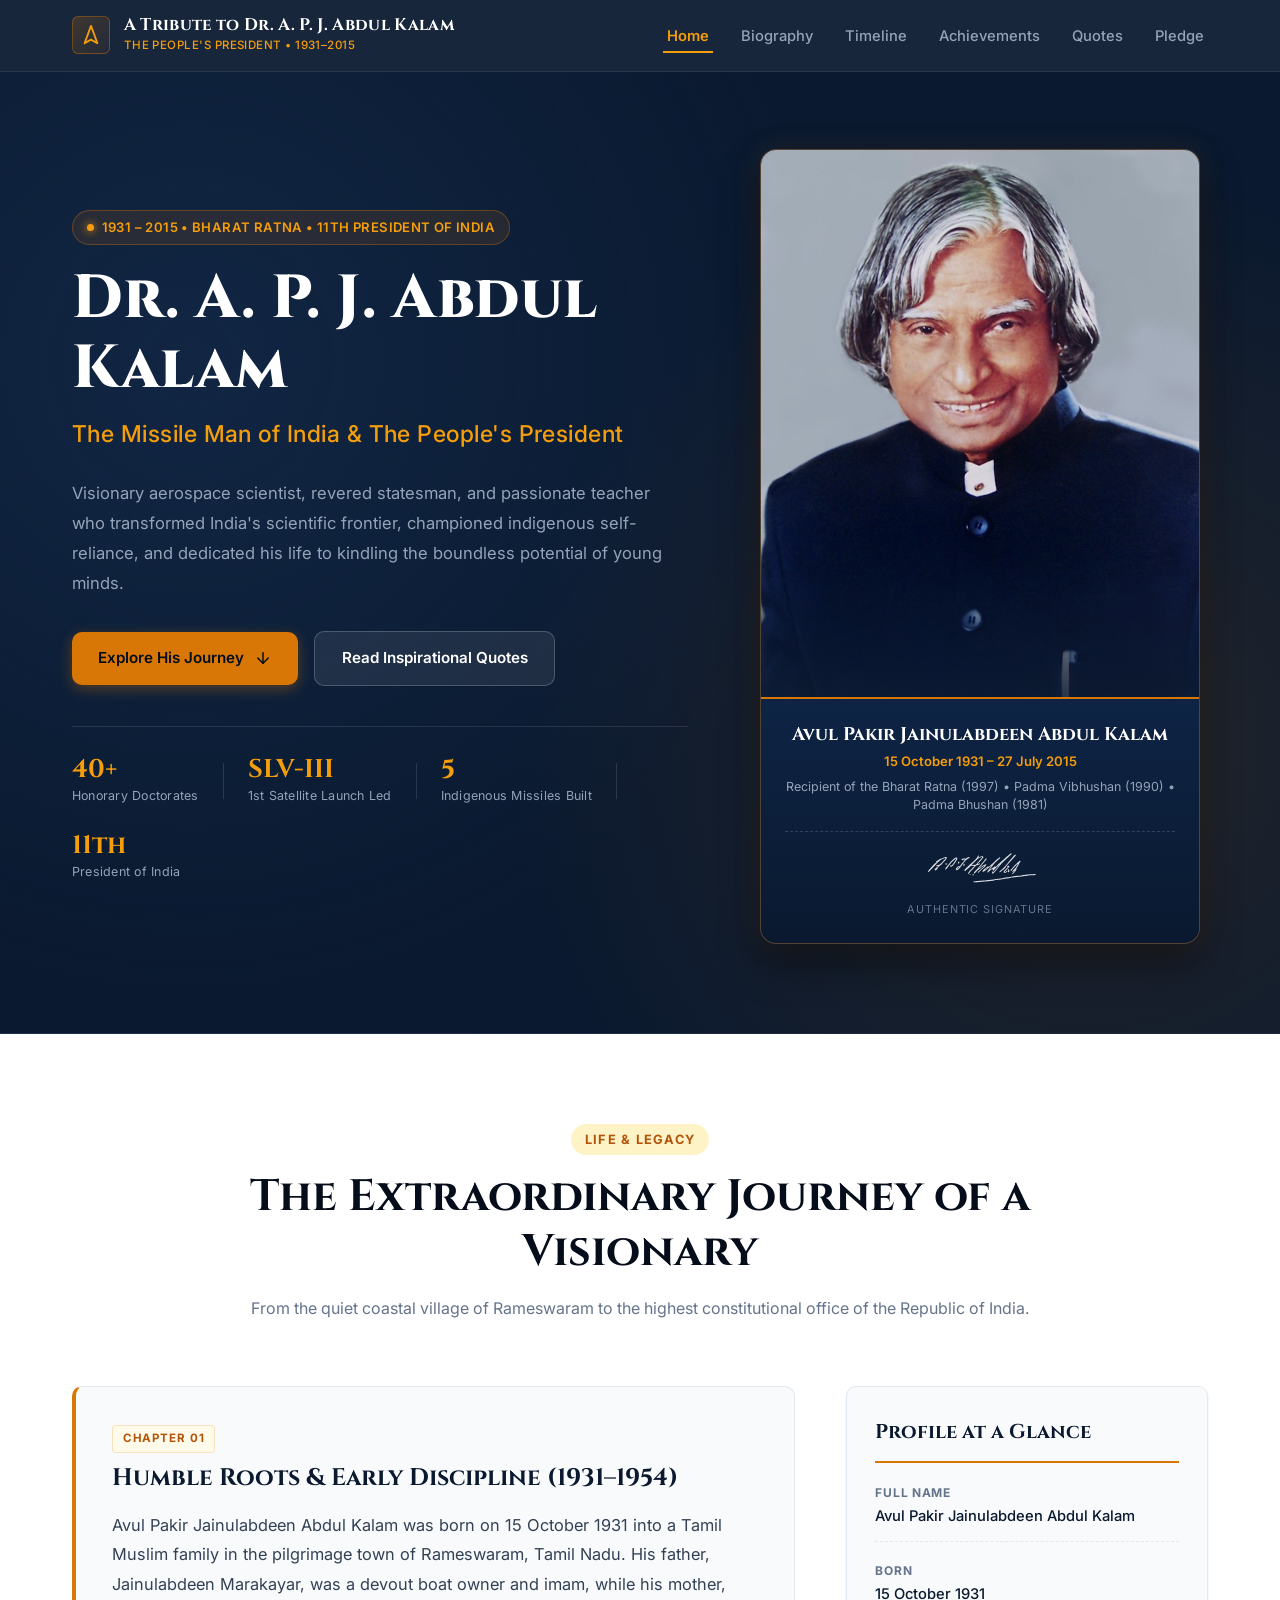
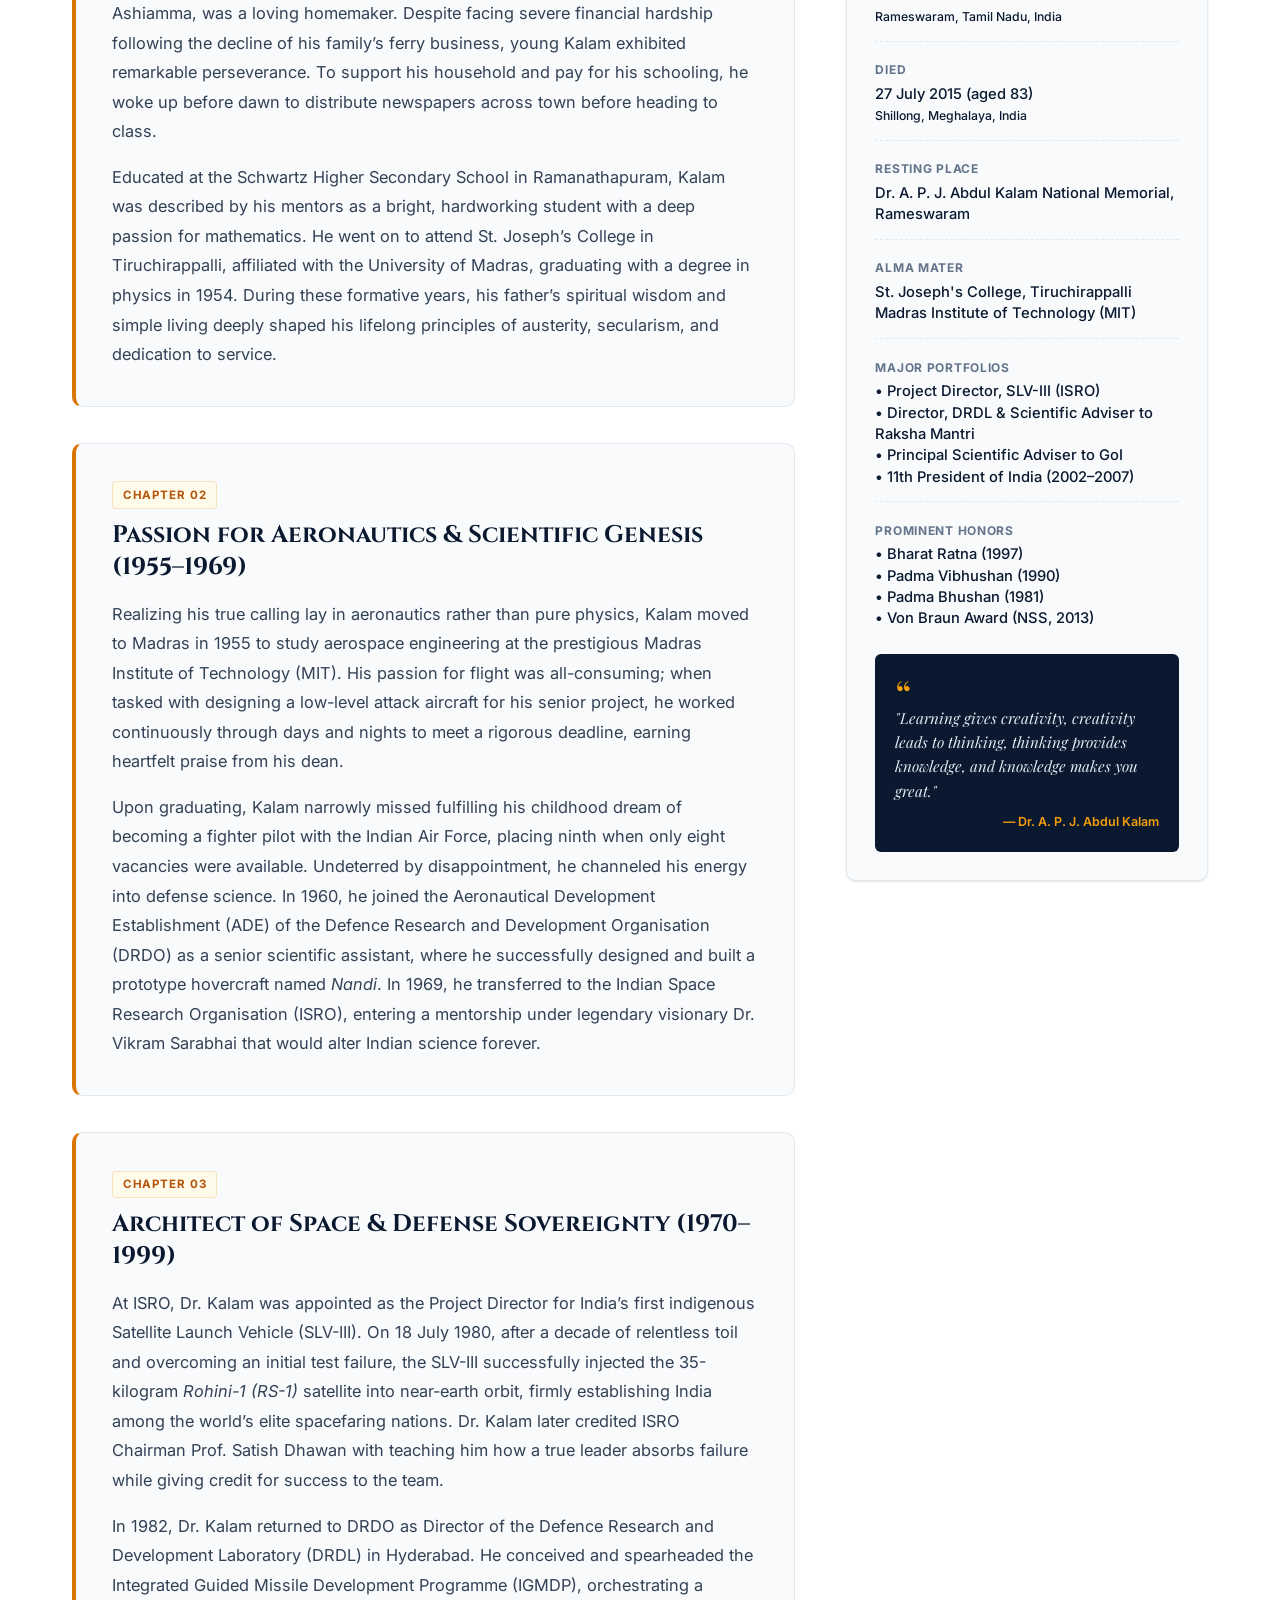
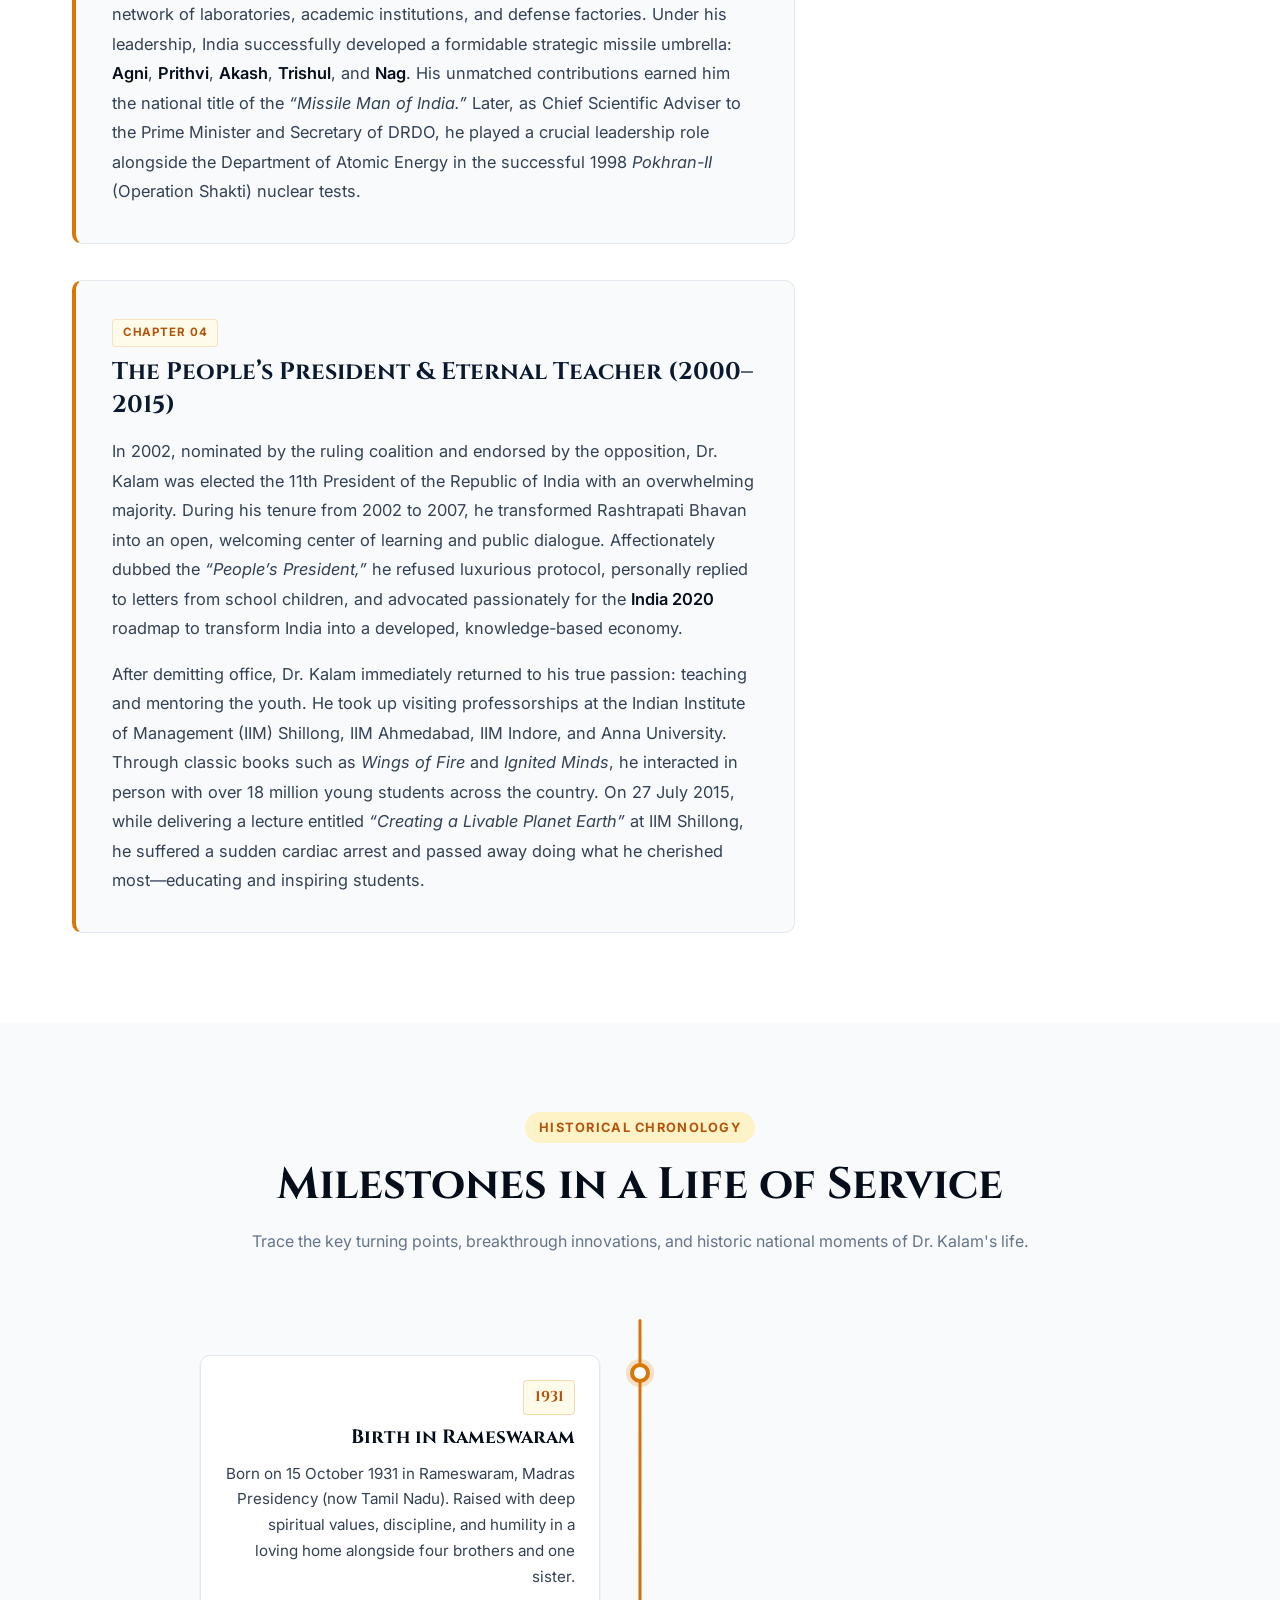
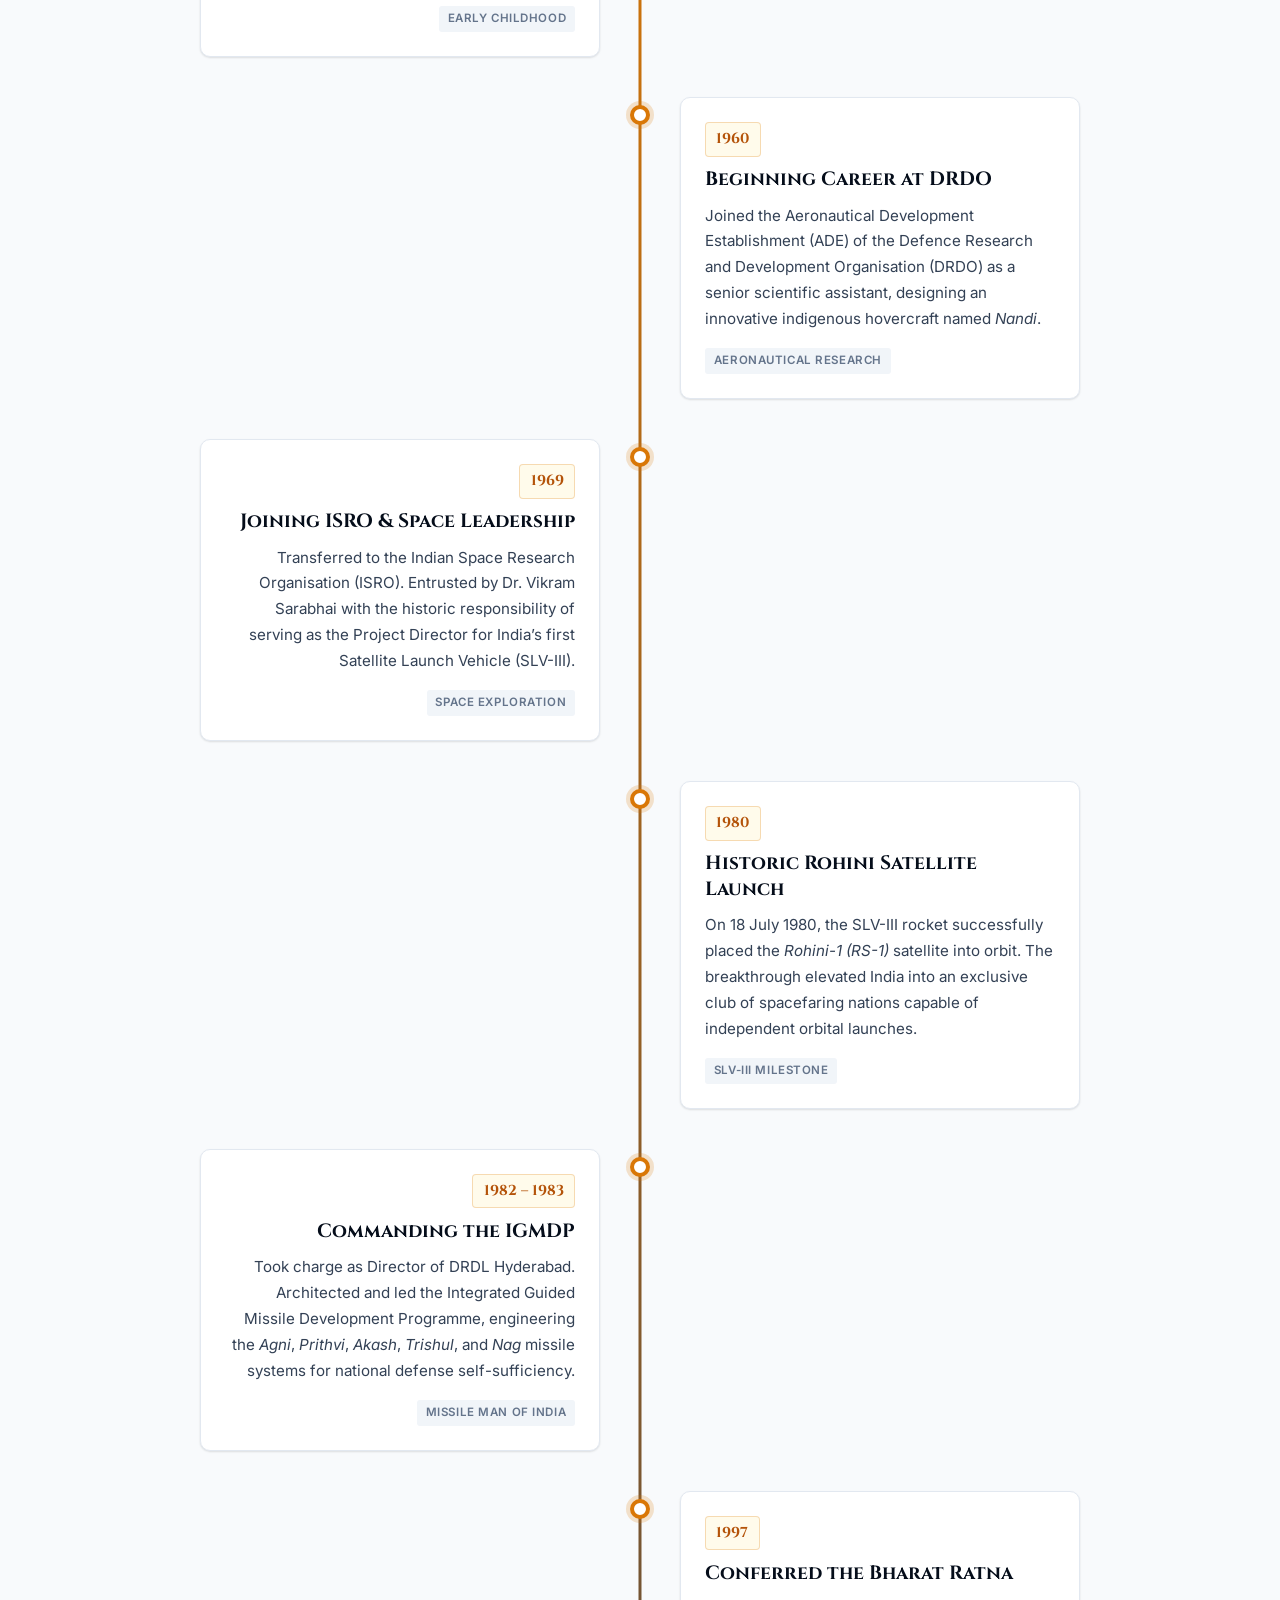
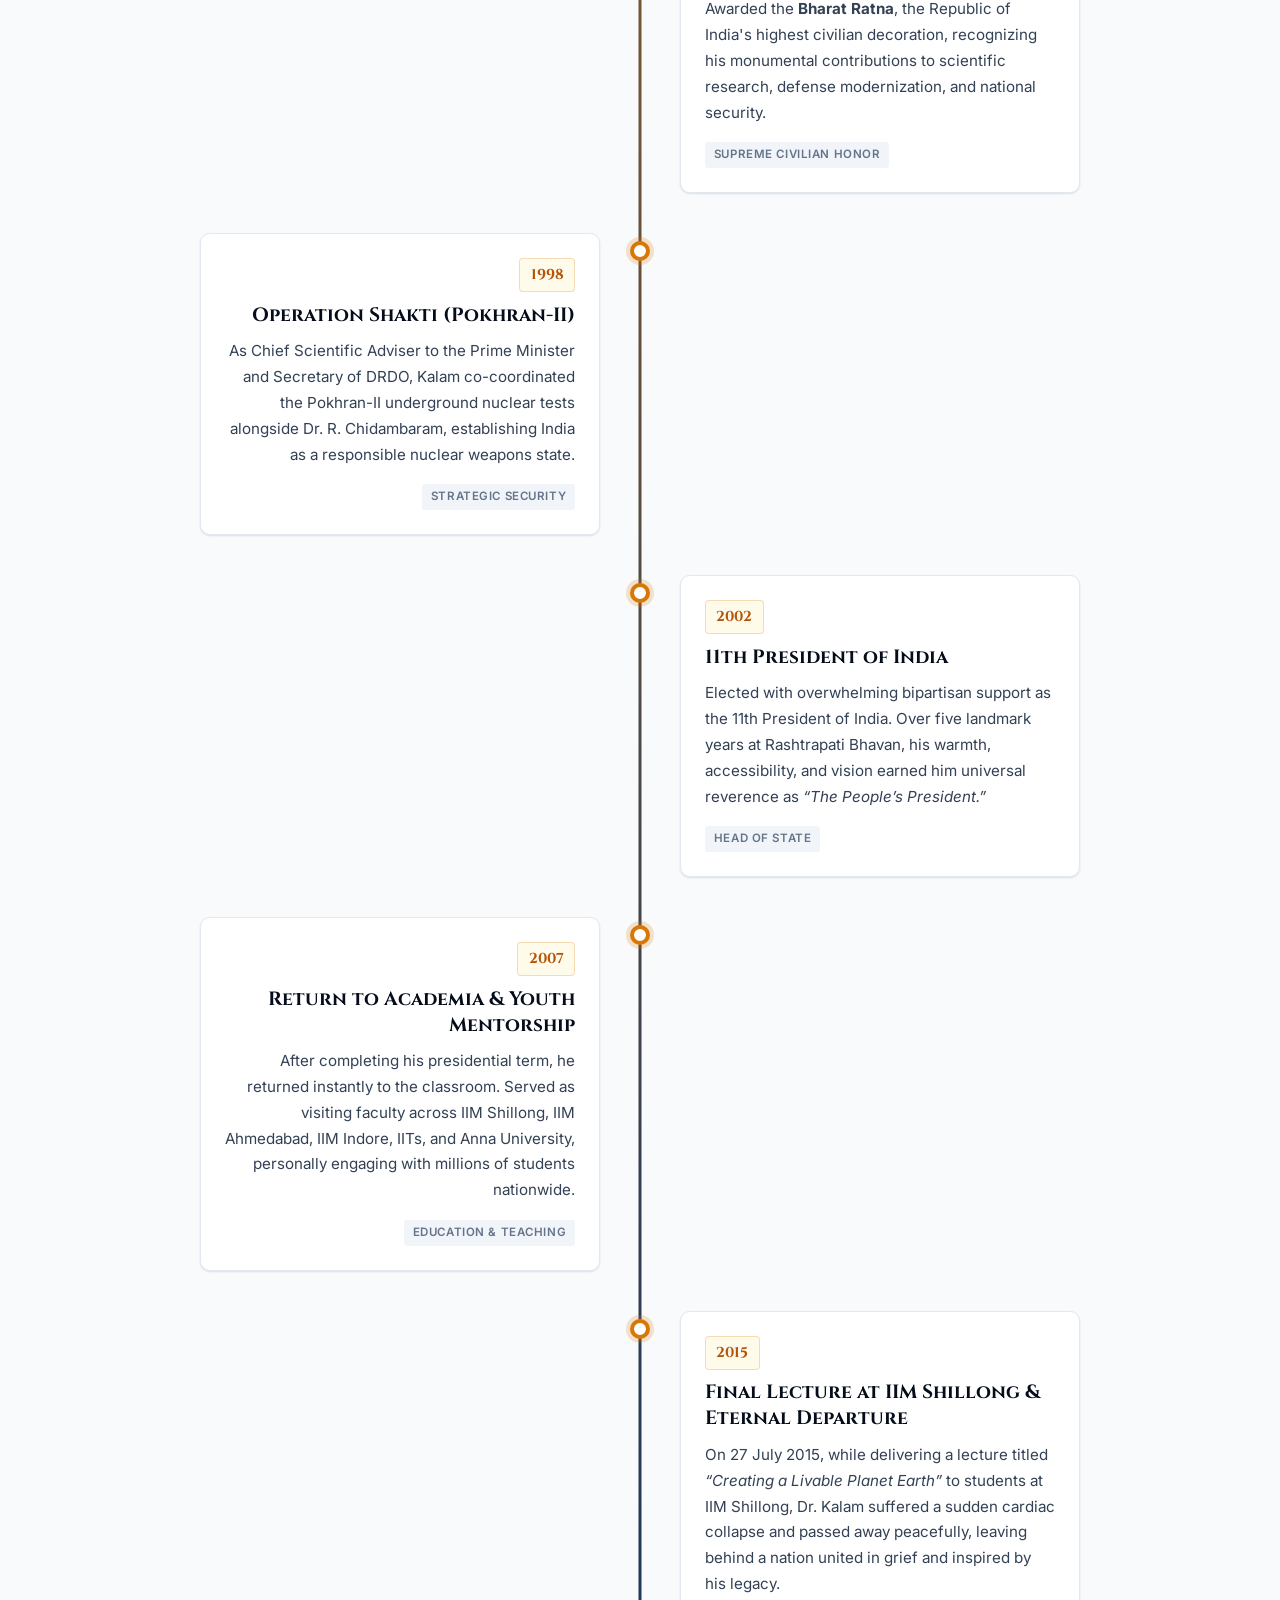
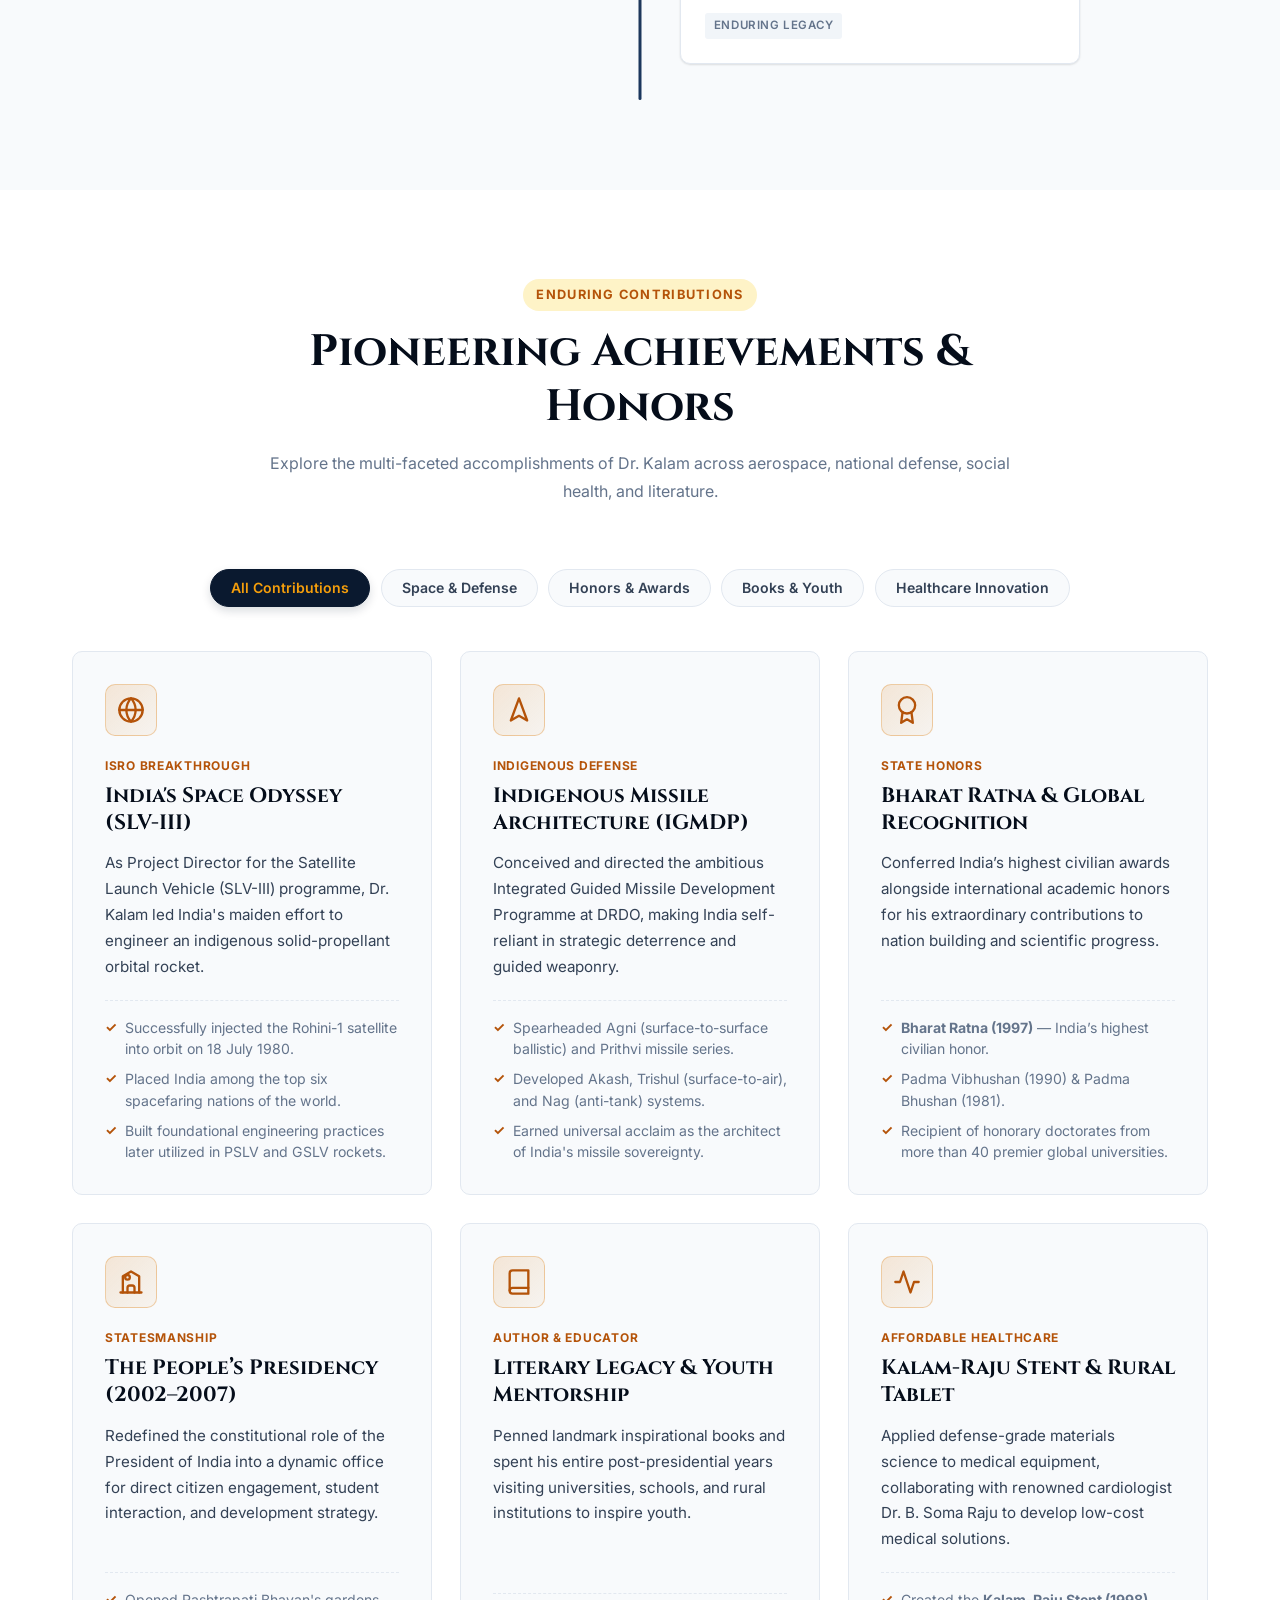
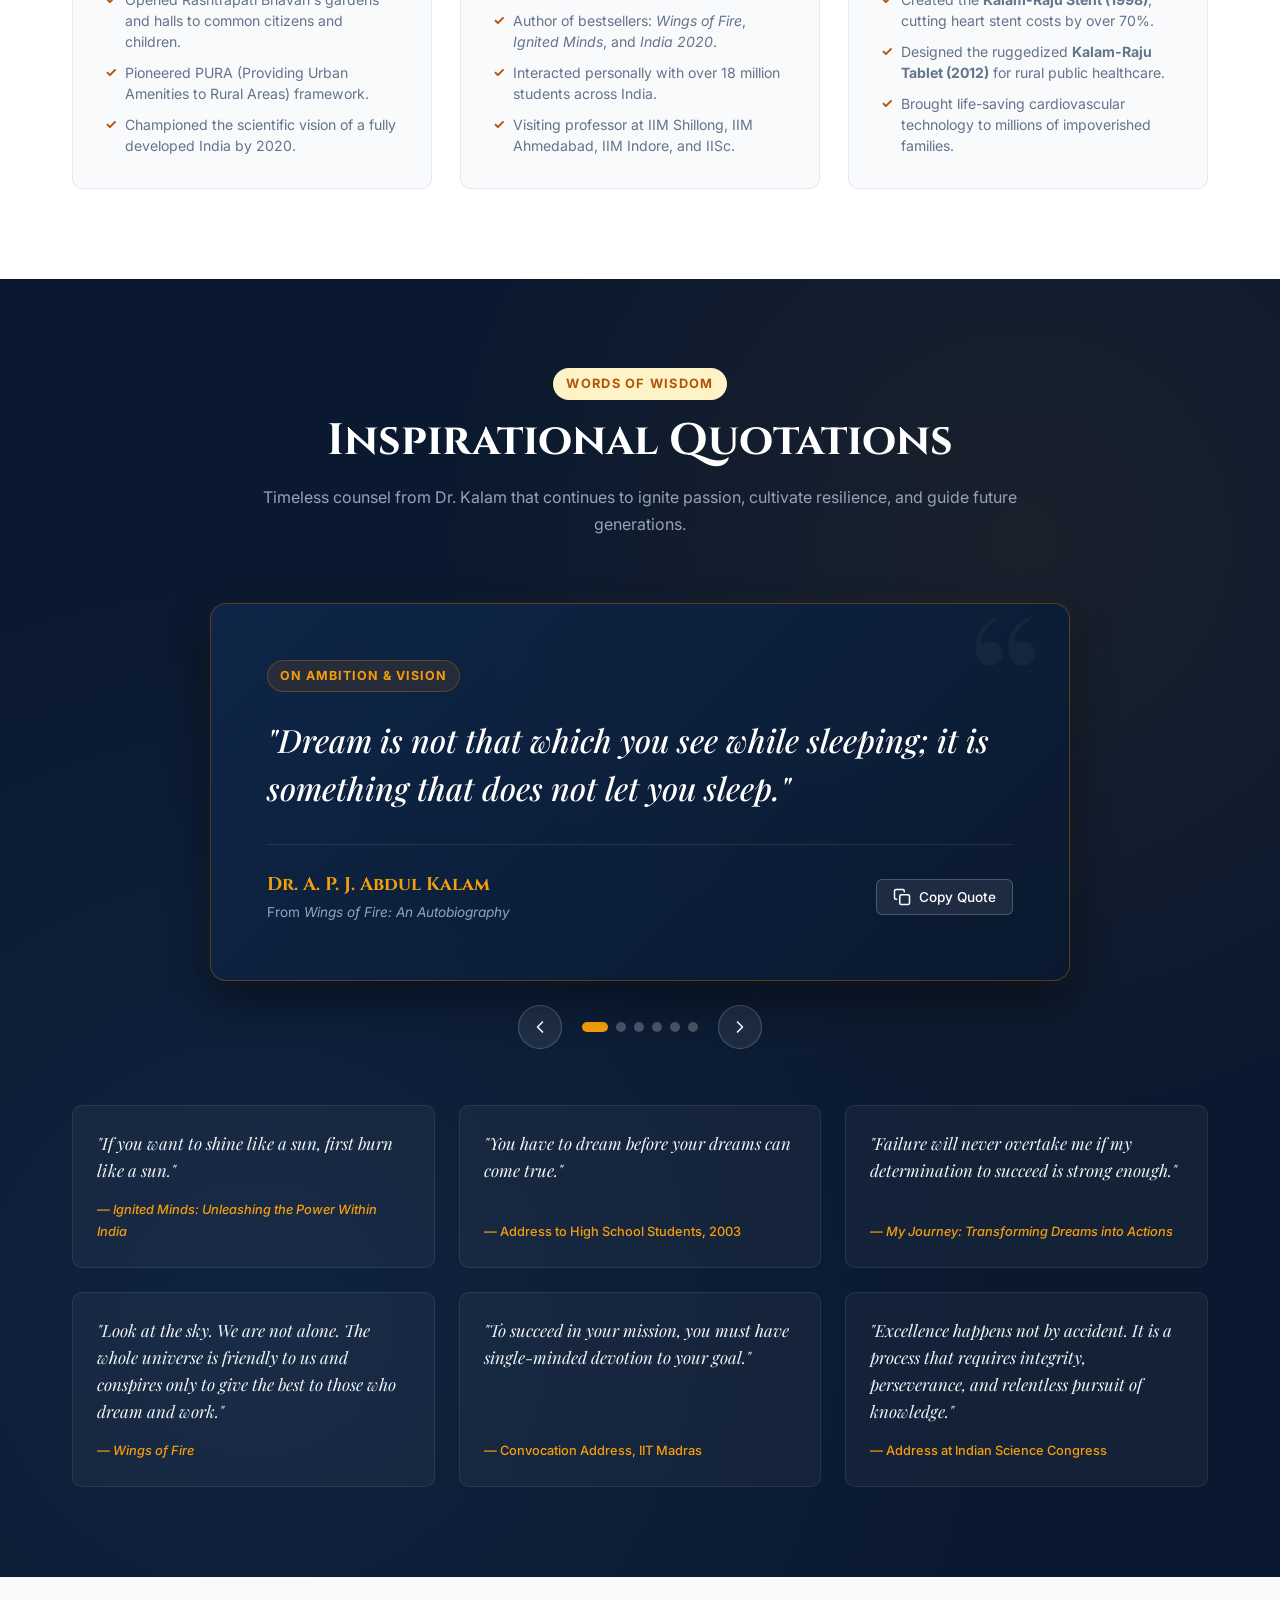
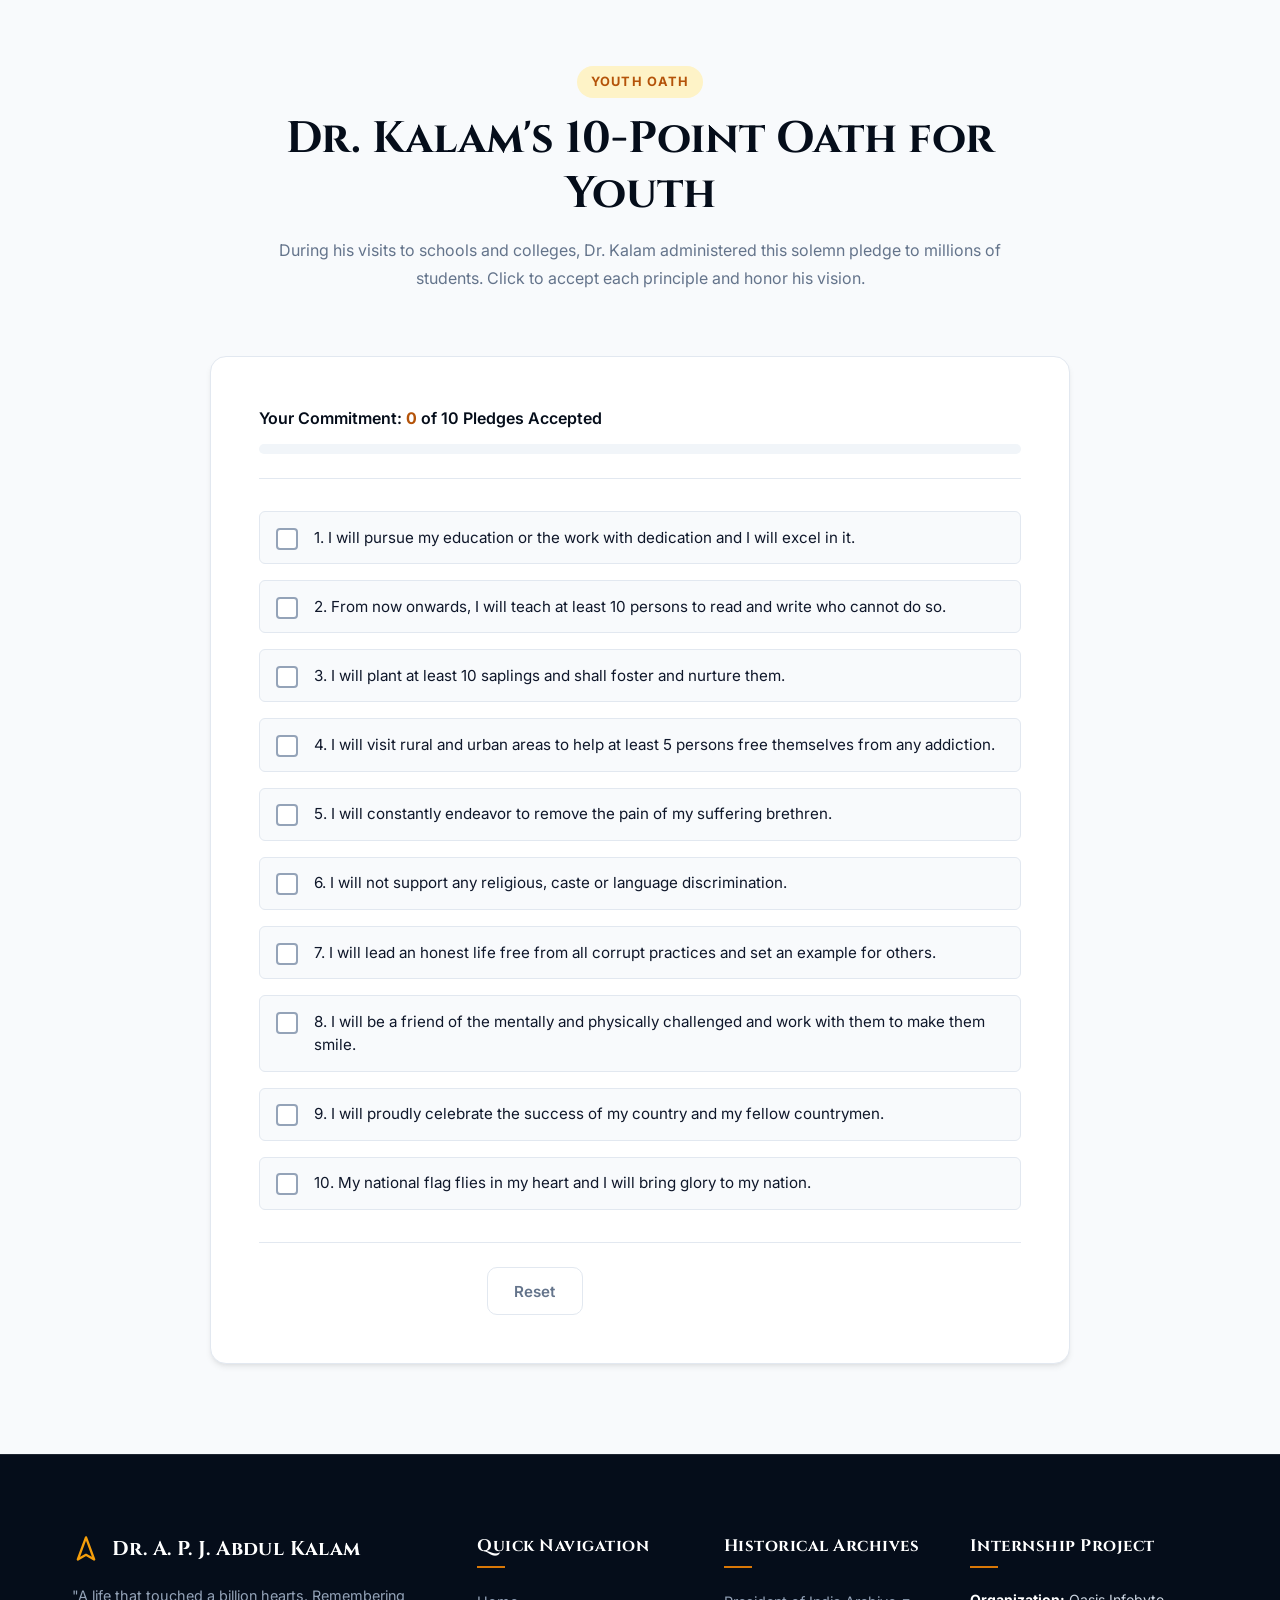
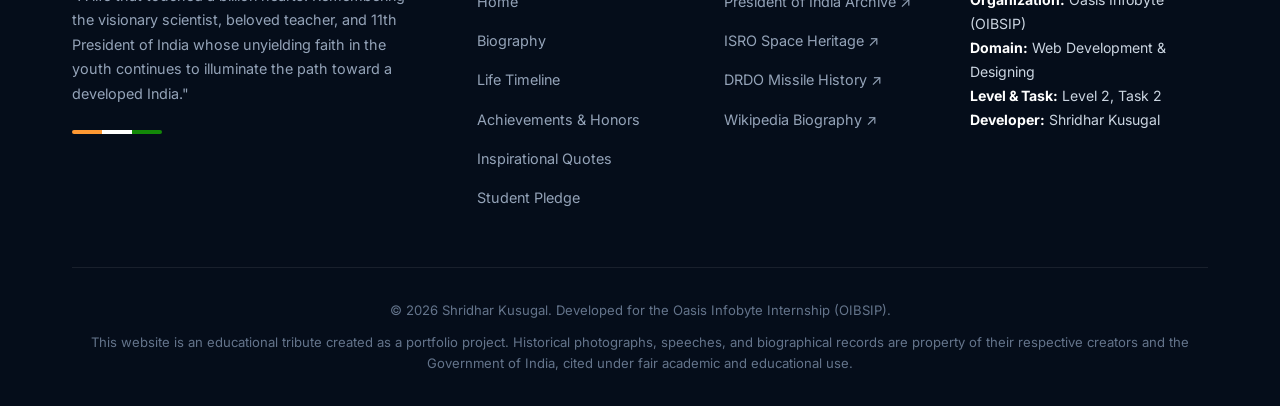
<file: WebDevelopment-Level2-TributePage/index.html>
<!DOCTYPE html>
<html lang="en">
<head>
  <meta charset="UTF-8">
  <meta name="viewport" content="width=device-width, initial-scale=1.0">
  <meta http-equiv="X-UA-Compatible" content="ie=edge">
  
  <!-- Primary Meta Tags -->
  <title>A Tribute to Dr. A. P. J. Abdul Kalam | The Missile Man of India</title>
  <meta name="title" content="A Tribute to Dr. A. P. J. Abdul Kalam | The Missile Man of India">
  <meta name="description" content="A professional tribute honoring the life, scientific achievements, presidency, and timeless wisdom of Dr. A. P. J. Abdul Kalam (1931–2015). Created for Oasis Infobyte Internship — Level 2, Task 2.">
  <meta name="author" content="Shridhar Kusugal">
  <meta name="theme-color" content="#0a192f">

  <!-- Open Graph / Social Sharing -->
  <meta property="og:type" content="website">
  <meta property="og:title" content="A Tribute to Dr. A. P. J. Abdul Kalam | The Missile Man of India">
  <meta property="og:description" content="Explore the life, defense milestones, presidency, and inspirational quotes of Bharat Ratna Dr. A. P. J. Abdul Kalam.">
  <meta property="og:image" content="assets/images/kalam-hero.jpg">

  <!-- Favicon (Inline SVG for zero 404 console errors) -->
  <link rel="icon" type="image/svg+xml" href="data:image/svg+xml,%3Csvg xmlns='http://www.w3.org/2000/svg' viewBox='0 0 32 32'%3E%3Crect width='32' height='32' rx='6' fill='%230a192f'/%3E%3Cpath d='M16 4 L26 26 L16 22 L6 26 Z' fill='%23d97706'/%3E%3Ccircle cx='16' cy='14' r='3' fill='%23ffffff'/%3E%3C/svg%3E">

  <!-- Google Fonts Preconnect & Stylesheets -->
  <link rel="preconnect" href="https://fonts.googleapis.com">
  <link rel="preconnect" href="https://fonts.gstatic.com" crossorigin>
  <link href="https://fonts.googleapis.com/css2?family=Cinzel:wght@500;600;700;800&family=Inter:wght@300;400;500;600;700&family=Playfair+Display:ital,wght@0,500;0,600;0,700;1,400&display=swap" rel="stylesheet">

  <!-- Main Stylesheet -->
  <link rel="stylesheet" href="style.css">
</head>
<body>

  <!-- Reading Progress Bar -->
  <div id="scroll-progress" class="scroll-progress" role="progressbar" aria-label="Reading progress" aria-valuemin="0" aria-valuemax="100" aria-valuenow="0"></div>

  <!-- Accessible Skip to Content Link -->
  <a href="#main-content" class="skip-link">Skip to main content</a>

  <!-- Navigation Bar -->
  <header class="site-header" id="header">
    <div class="nav-container">
      <a href="#home" class="brand-link" aria-label="A Tribute to Dr. A. P. J. Abdul Kalam - Home">
        <span class="brand-icon" aria-hidden="true">
          <svg width="22" height="22" viewBox="0 0 24 24" fill="none" stroke="currentColor" stroke-width="2" stroke-linecap="round" stroke-linejoin="round">
            <polygon points="12 2 19 21 12 17 5 21 12 2"></polygon>
          </svg>
        </span>
        <span class="brand-text">
          <span class="brand-title">A Tribute to Dr. A. P. J. Abdul Kalam</span>
          <span class="brand-subtitle">The People's President • 1931–2015</span>
        </span>
      </a>

      <!-- Mobile Menu Toggle Button -->
      <button id="mobile-menu-btn" class="menu-toggle" aria-expanded="false" aria-controls="nav-menu" aria-label="Toggle navigation menu">
        <span class="hamburger-bar"></span>
        <span class="hamburger-bar"></span>
        <span class="hamburger-bar"></span>
      </button>

      <!-- Navigation Links -->
      <nav id="nav-menu" class="nav-menu" aria-label="Main Navigation">
        <ul class="nav-list">
          <li class="nav-item"><a href="#home" class="nav-link active">Home</a></li>
          <li class="nav-item"><a href="#biography" class="nav-link">Biography</a></li>
          <li class="nav-item"><a href="#timeline" class="nav-link">Timeline</a></li>
          <li class="nav-item"><a href="#achievements" class="nav-link">Achievements</a></li>
          <li class="nav-item"><a href="#quotes" class="nav-link">Quotes</a></li>
          <li class="nav-item"><a href="#pledge" class="nav-link">Pledge</a></li>
        </ul>
      </nav>
    </div>
  </header>

  <!-- Main Content -->
  <main id="main-content">

    <!-- HERO SECTION -->
    <section id="home" class="hero-section" aria-labelledby="hero-title">
      <div class="container hero-container">
        <div class="hero-content">
          <div class="hero-tag-wrapper">
            <span class="hero-pill">
              <span class="pill-dot" aria-hidden="true"></span>
              1931 – 2015 • Bharat Ratna • 11th President of India
            </span>
          </div>

          <h1 id="hero-title" class="hero-title">Dr. A. P. J. Abdul Kalam</h1>
          <p class="hero-subtitle">The Missile Man of India & The People's President</p>

          <p class="hero-description">
            Visionary aerospace scientist, revered statesman, and passionate teacher who transformed India's scientific frontier, championed indigenous self-reliance, and dedicated his life to kindling the boundless potential of young minds.
          </p>

          <div class="hero-actions">
            <a href="#biography" class="btn btn-primary">
              <span>Explore His Journey</span>
              <svg class="btn-arrow" width="18" height="18" viewBox="0 0 24 24" fill="none" stroke="currentColor" stroke-width="2" stroke-linecap="round" stroke-linejoin="round" aria-hidden="true">
                <line x1="12" y1="5" x2="12" y2="19"></line>
                <polyline points="19 12 12 19 5 12"></polyline>
              </svg>
            </a>
            <a href="#quotes" class="btn btn-secondary">
              <span>Read Inspirational Quotes</span>
            </a>
          </div>

          <!-- Quick Stats / Highlights Bar -->
          <div class="hero-stats" role="region" aria-label="Key Career Statistics">
            <div class="stat-item">
              <span class="stat-number">40+</span>
              <span class="stat-label">Honorary Doctorates</span>
            </div>
            <div class="stat-divider" aria-hidden="true"></div>
            <div class="stat-item">
              <span class="stat-number">SLV-III</span>
              <span class="stat-label">1st Satellite Launch Led</span>
            </div>
            <div class="stat-divider" aria-hidden="true"></div>
            <div class="stat-item">
              <span class="stat-number">5</span>
              <span class="stat-label">Indigenous Missiles Built</span>
            </div>
            <div class="stat-divider" aria-hidden="true"></div>
            <div class="stat-item">
              <span class="stat-number">11th</span>
              <span class="stat-label">President of India</span>
            </div>
          </div>
        </div>

        <!-- Hero Portrait Column -->
        <div class="hero-visual">
          <div class="portrait-card">
            <div class="portrait-frame">
              <img 
                src="assets/images/kalam-hero.jpg" 
                alt="Authentic presidential portrait of Dr. A. P. J. Abdul Kalam in a dark bandhgala suit, smiling warmly"
                class="portrait-img"
                width="800"
                height="1000"
                loading="eager"
                fetchpriority="high"
              >
              <div class="portrait-overlay"></div>
            </div>

            <!-- Portrait Plaque -->
            <div class="portrait-plaque">
              <div class="plaque-header">
                <h2 class="plaque-name">Avul Pakir Jainulabdeen Abdul Kalam</h2>
                <span class="plaque-dates">15 October 1931 – 27 July 2015</span>
              </div>
              <p class="plaque-honor">Recipient of the Bharat Ratna (1997) • Padma Vibhushan (1990) • Padma Bhushan (1981)</p>
              
              <!-- Kalam's Signature -->
              <div class="plaque-signature" title="Facsimile signature of Dr. A. P. J. Abdul Kalam">
                <img 
                  src="assets/images/kalam-signature.svg" 
                  alt="Official signature of Dr. A. P. J. Abdul Kalam"
                  class="signature-svg"
                  width="180"
                  height="50"
                  loading="lazy"
                >
                <span class="signature-caption">Authentic Signature</span>
              </div>
            </div>
          </div>
        </div>
      </div>
    </section>

    <!-- BIOGRAPHY SECTION -->
    <section id="biography" class="section biography-section" aria-labelledby="bio-title">
      <div class="container">
        <div class="section-header">
          <span class="section-tag">Life & Legacy</span>
          <h2 id="bio-title" class="section-title">The Extraordinary Journey of a Visionary</h2>
          <p class="section-subtitle">
            From the quiet coastal village of Rameswaram to the highest constitutional office of the Republic of India.
          </p>
        </div>

        <div class="biography-grid">
          <div class="biography-articles">
            
            <!-- Chapter 1 -->
            <article class="bio-chapter">
              <div class="chapter-badge">Chapter 01</div>
              <h3 class="chapter-title">Humble Roots & Early Discipline (1931–1954)</h3>
              <p>
                Avul Pakir Jainulabdeen Abdul Kalam was born on 15 October 1931 into a Tamil Muslim family in the pilgrimage town of Rameswaram, Tamil Nadu. His father, Jainulabdeen Marakayar, was a devout boat owner and imam, while his mother, Ashiamma, was a loving homemaker. Despite facing severe financial hardship following the decline of his family’s ferry business, young Kalam exhibited remarkable perseverance. To support his household and pay for his schooling, he woke up before dawn to distribute newspapers across town before heading to class.
              </p>
              <p>
                Educated at the Schwartz Higher Secondary School in Ramanathapuram, Kalam was described by his mentors as a bright, hardworking student with a deep passion for mathematics. He went on to attend St. Joseph’s College in Tiruchirappalli, affiliated with the University of Madras, graduating with a degree in physics in 1954. During these formative years, his father’s spiritual wisdom and simple living deeply shaped his lifelong principles of austerity, secularism, and dedication to service.
              </p>
            </article>

            <!-- Chapter 2 -->
            <article class="bio-chapter">
              <div class="chapter-badge">Chapter 02</div>
              <h3 class="chapter-title">Passion for Aeronautics & Scientific Genesis (1955–1969)</h3>
              <p>
                Realizing his true calling lay in aeronautics rather than pure physics, Kalam moved to Madras in 1955 to study aerospace engineering at the prestigious Madras Institute of Technology (MIT). His passion for flight was all-consuming; when tasked with designing a low-level attack aircraft for his senior project, he worked continuously through days and nights to meet a rigorous deadline, earning heartfelt praise from his dean.
              </p>
              <p>
                Upon graduating, Kalam narrowly missed fulfilling his childhood dream of becoming a fighter pilot with the Indian Air Force, placing ninth when only eight vacancies were available. Undeterred by disappointment, he channeled his energy into defense science. In 1960, he joined the Aeronautical Development Establishment (ADE) of the Defence Research and Development Organisation (DRDO) as a senior scientific assistant, where he successfully designed and built a prototype hovercraft named <em>Nandi</em>. In 1969, he transferred to the Indian Space Research Organisation (ISRO), entering a mentorship under legendary visionary Dr. Vikram Sarabhai that would alter Indian science forever.
              </p>
            </article>

            <!-- Chapter 3 -->
            <article class="bio-chapter">
              <div class="chapter-badge">Chapter 03</div>
              <h3 class="chapter-title">Architect of Space & Defense Sovereignty (1970–1999)</h3>
              <p>
                At ISRO, Dr. Kalam was appointed as the Project Director for India’s first indigenous Satellite Launch Vehicle (SLV-III). On 18 July 1980, after a decade of relentless toil and overcoming an initial test failure, the SLV-III successfully injected the 35-kilogram <em>Rohini-1 (RS-1)</em> satellite into near-earth orbit, firmly establishing India among the world’s elite spacefaring nations. Dr. Kalam later credited ISRO Chairman Prof. Satish Dhawan with teaching him how a true leader absorbs failure while giving credit for success to the team.
              </p>
              <p>
                In 1982, Dr. Kalam returned to DRDO as Director of the Defence Research and Development Laboratory (DRDL) in Hyderabad. He conceived and spearheaded the Integrated Guided Missile Development Programme (IGMDP), orchestrating a network of laboratories, academic institutions, and defense factories. Under his leadership, India successfully developed a formidable strategic missile umbrella: <strong>Agni</strong>, <strong>Prithvi</strong>, <strong>Akash</strong>, <strong>Trishul</strong>, and <strong>Nag</strong>. His unmatched contributions earned him the national title of the <em>“Missile Man of India.”</em> Later, as Chief Scientific Adviser to the Prime Minister and Secretary of DRDO, he played a crucial leadership role alongside the Department of Atomic Energy in the successful 1998 <em>Pokhran-II</em> (Operation Shakti) nuclear tests.
              </p>
            </article>

            <!-- Chapter 4 -->
            <article class="bio-chapter">
              <div class="chapter-badge">Chapter 04</div>
              <h3 class="chapter-title">The People’s President & Eternal Teacher (2000–2015)</h3>
              <p>
                In 2002, nominated by the ruling coalition and endorsed by the opposition, Dr. Kalam was elected the 11th President of the Republic of India with an overwhelming majority. During his tenure from 2002 to 2007, he transformed Rashtrapati Bhavan into an open, welcoming center of learning and public dialogue. Affectionately dubbed the <em>“People’s President,”</em> he refused luxurious protocol, personally replied to letters from school children, and advocated passionately for the <strong>India 2020</strong> roadmap to transform India into a developed, knowledge-based economy.
              </p>
              <p>
                After demitting office, Dr. Kalam immediately returned to his true passion: teaching and mentoring the youth. He took up visiting professorships at the Indian Institute of Management (IIM) Shillong, IIM Ahmedabad, IIM Indore, and Anna University. Through classic books such as <em>Wings of Fire</em> and <em>Ignited Minds</em>, he interacted in person with over 18 million young students across the country. On 27 July 2015, while delivering a lecture entitled <em>“Creating a Livable Planet Earth”</em> at IIM Shillong, he suffered a sudden cardiac arrest and passed away doing what he cherished most—educating and inspiring students.
              </p>
            </article>

          </div>

          <!-- Biography Sidebar / At a Glance Card -->
          <aside class="bio-sidebar" aria-label="Biographical Overview">
            <div class="sidebar-card">
              <h3 class="sidebar-title">Profile at a Glance</h3>
              <ul class="fact-list">
                <li class="fact-item">
                  <span class="fact-label">Full Name</span>
                  <span class="fact-value">Avul Pakir Jainulabdeen Abdul Kalam</span>
                </li>
                <li class="fact-item">
                  <span class="fact-label">Born</span>
                  <span class="fact-value">15 October 1931<br><small>Rameswaram, Tamil Nadu, India</small></span>
                </li>
                <li class="fact-item">
                  <span class="fact-label">Died</span>
                  <span class="fact-value">27 July 2015 (aged 83)<br><small>Shillong, Meghalaya, India</small></span>
                </li>
                <li class="fact-item">
                  <span class="fact-label">Resting Place</span>
                  <span class="fact-value">Dr. A. P. J. Abdul Kalam National Memorial, Rameswaram</span>
                </li>
                <li class="fact-item">
                  <span class="fact-label">Alma Mater</span>
                  <span class="fact-value">St. Joseph's College, Tiruchirappalli<br>Madras Institute of Technology (MIT)</span>
                </li>
                <li class="fact-item">
                  <span class="fact-label">Major Portfolios</span>
                  <span class="fact-value">
                    • Project Director, SLV-III (ISRO)<br>
                    • Director, DRDL & Scientific Adviser to Raksha Mantri<br>
                    • Principal Scientific Adviser to GoI<br>
                    • 11th President of India (2002–2007)
                  </span>
                </li>
                <li class="fact-item">
                  <span class="fact-label">Prominent Honors</span>
                  <span class="fact-value">
                    • Bharat Ratna (1997)<br>
                    • Padma Vibhushan (1990)<br>
                    • Padma Bhushan (1981)<br>
                    • Von Braun Award (NSS, 2013)
                  </span>
                </li>
              </ul>

              <div class="sidebar-quote-box">
                <span class="quote-symbol" aria-hidden="true">&ldquo;</span>
                <p class="sidebar-quote-text">
                  "Learning gives creativity, creativity leads to thinking, thinking provides knowledge, and knowledge makes you great."
                </p>
                <cite class="sidebar-quote-cite">— Dr. A. P. J. Abdul Kalam</cite>
              </div>
            </div>
          </aside>
        </div>
      </div>
    </section>

    <!-- TIMELINE SECTION -->
    <section id="timeline" class="section timeline-section" aria-labelledby="timeline-title">
      <div class="container">
        <div class="section-header">
          <span class="section-tag">Historical Chronology</span>
          <h2 id="timeline-title" class="section-title">Milestones in a Life of Service</h2>
          <p class="section-subtitle">
            Trace the key turning points, breakthrough innovations, and historic national moments of Dr. Kalam's life.
          </p>
        </div>

        <div class="timeline-container">
          <div class="timeline-spine" aria-hidden="true"></div>

          <!-- 1931 -->
          <div class="timeline-item timeline-left">
            <div class="timeline-marker" aria-hidden="true">
              <span class="marker-dot"></span>
            </div>
            <div class="timeline-content">
              <div class="timeline-date-badge">1931</div>
              <h3 class="timeline-heading">Birth in Rameswaram</h3>
              <p class="timeline-text">
                Born on 15 October 1931 in Rameswaram, Madras Presidency (now Tamil Nadu). Raised with deep spiritual values, discipline, and humility in a loving home alongside four brothers and one sister.
              </p>
              <span class="timeline-tag">Early Childhood</span>
            </div>
          </div>

          <!-- 1960 -->
          <div class="timeline-item timeline-right">
            <div class="timeline-marker" aria-hidden="true">
              <span class="marker-dot"></span>
            </div>
            <div class="timeline-content">
              <div class="timeline-date-badge">1960</div>
              <h3 class="timeline-heading">Beginning Career at DRDO</h3>
              <p class="timeline-text">
                Joined the Aeronautical Development Establishment (ADE) of the Defence Research and Development Organisation (DRDO) as a senior scientific assistant, designing an innovative indigenous hovercraft named <em>Nandi</em>.
              </p>
              <span class="timeline-tag">Aeronautical Research</span>
            </div>
          </div>

          <!-- 1969 -->
          <div class="timeline-item timeline-left">
            <div class="timeline-marker" aria-hidden="true">
              <span class="marker-dot"></span>
            </div>
            <div class="timeline-content">
              <div class="timeline-date-badge">1969</div>
              <h3 class="timeline-heading">Joining ISRO & Space Leadership</h3>
              <p class="timeline-text">
                Transferred to the Indian Space Research Organisation (ISRO). Entrusted by Dr. Vikram Sarabhai with the historic responsibility of serving as the Project Director for India’s first Satellite Launch Vehicle (SLV-III).
              </p>
              <span class="timeline-tag">Space Exploration</span>
            </div>
          </div>

          <!-- 1980 -->
          <div class="timeline-item timeline-right">
            <div class="timeline-marker" aria-hidden="true">
              <span class="marker-dot"></span>
            </div>
            <div class="timeline-content">
              <div class="timeline-date-badge">1980</div>
              <h3 class="timeline-heading">Historic Rohini Satellite Launch</h3>
              <p class="timeline-text">
                On 18 July 1980, the SLV-III rocket successfully placed the <em>Rohini-1 (RS-1)</em> satellite into orbit. The breakthrough elevated India into an exclusive club of spacefaring nations capable of independent orbital launches.
              </p>
              <span class="timeline-tag">SLV-III Milestone</span>
            </div>
          </div>

          <!-- 1982-1983 -->
          <div class="timeline-item timeline-left">
            <div class="timeline-marker" aria-hidden="true">
              <span class="marker-dot"></span>
            </div>
            <div class="timeline-content">
              <div class="timeline-date-badge">1982 – 1983</div>
              <h3 class="timeline-heading">Commanding the IGMDP</h3>
              <p class="timeline-text">
                Took charge as Director of DRDL Hyderabad. Architected and led the Integrated Guided Missile Development Programme, engineering the <em>Agni</em>, <em>Prithvi</em>, <em>Akash</em>, <em>Trishul</em>, and <em>Nag</em> missile systems for national defense self-sufficiency.
              </p>
              <span class="timeline-tag">Missile Man of India</span>
            </div>
          </div>

          <!-- 1997 -->
          <div class="timeline-item timeline-right">
            <div class="timeline-marker" aria-hidden="true">
              <span class="marker-dot"></span>
            </div>
            <div class="timeline-content">
              <div class="timeline-date-badge">1997</div>
              <h3 class="timeline-heading">Conferred the Bharat Ratna</h3>
              <p class="timeline-text">
                Awarded the <strong>Bharat Ratna</strong>, the Republic of India's highest civilian decoration, recognizing his monumental contributions to scientific research, defense modernization, and national security.
              </p>
              <span class="timeline-tag">Supreme Civilian Honor</span>
            </div>
          </div>

          <!-- 1998 -->
          <div class="timeline-item timeline-left">
            <div class="timeline-marker" aria-hidden="true">
              <span class="marker-dot"></span>
            </div>
            <div class="timeline-content">
              <div class="timeline-date-badge">1998</div>
              <h3 class="timeline-heading">Operation Shakti (Pokhran-II)</h3>
              <p class="timeline-text">
                As Chief Scientific Adviser to the Prime Minister and Secretary of DRDO, Kalam co-coordinated the Pokhran-II underground nuclear tests alongside Dr. R. Chidambaram, establishing India as a responsible nuclear weapons state.
              </p>
              <span class="timeline-tag">Strategic Security</span>
            </div>
          </div>

          <!-- 2002 -->
          <div class="timeline-item timeline-right">
            <div class="timeline-marker" aria-hidden="true">
              <span class="marker-dot"></span>
            </div>
            <div class="timeline-content">
              <div class="timeline-date-badge">2002</div>
              <h3 class="timeline-heading">11th President of India</h3>
              <p class="timeline-text">
                Elected with overwhelming bipartisan support as the 11th President of India. Over five landmark years at Rashtrapati Bhavan, his warmth, accessibility, and vision earned him universal reverence as <em>“The People’s President.”</em>
              </p>
              <span class="timeline-tag">Head of State</span>
            </div>
          </div>

          <!-- 2007 -->
          <div class="timeline-item timeline-left">
            <div class="timeline-marker" aria-hidden="true">
              <span class="marker-dot"></span>
            </div>
            <div class="timeline-content">
              <div class="timeline-date-badge">2007</div>
              <h3 class="timeline-heading">Return to Academia & Youth Mentorship</h3>
              <p class="timeline-text">
                After completing his presidential term, he returned instantly to the classroom. Served as visiting faculty across IIM Shillong, IIM Ahmedabad, IIM Indore, IITs, and Anna University, personally engaging with millions of students nationwide.
              </p>
              <span class="timeline-tag">Education & Teaching</span>
            </div>
          </div>

          <!-- 2015 -->
          <div class="timeline-item timeline-right">
            <div class="timeline-marker" aria-hidden="true">
              <span class="marker-dot"></span>
            </div>
            <div class="timeline-content">
              <div class="timeline-date-badge">2015</div>
              <h3 class="timeline-heading">Final Lecture at IIM Shillong & Eternal Departure</h3>
              <p class="timeline-text">
                On 27 July 2015, while delivering a lecture titled <em>“Creating a Livable Planet Earth”</em> to students at IIM Shillong, Dr. Kalam suffered a sudden cardiac collapse and passed away peacefully, leaving behind a nation united in grief and inspired by his legacy.
              </p>
              <span class="timeline-tag">Enduring Legacy</span>
            </div>
          </div>

        </div>
      </div>
    </section>

    <!-- ACHIEVEMENTS SECTION -->
    <section id="achievements" class="section achievements-section" aria-labelledby="achieve-title">
      <div class="container">
        <div class="section-header">
          <span class="section-tag">Enduring Contributions</span>
          <h2 id="achieve-title" class="section-title">Pioneering Achievements & Honors</h2>
          <p class="section-subtitle">
            Explore the multi-faceted accomplishments of Dr. Kalam across aerospace, national defense, social health, and literature.
          </p>
        </div>

        <!-- Filter Controls -->
        <div class="achievement-filters" role="group" aria-label="Filter achievements by category">
          <button class="filter-btn active" data-filter="all">All Contributions</button>
          <button class="filter-btn" data-filter="space">Space & Defense</button>
          <button class="filter-btn" data-filter="awards">Honors & Awards</button>
          <button class="filter-btn" data-filter="education">Books & Youth</button>
          <button class="filter-btn" data-filter="healthcare">Healthcare Innovation</button>
        </div>

        <!-- Achievement Cards Grid -->
        <div class="achievements-grid">

          <!-- Card 1: Space Program -->
          <article class="achievement-card" data-category="space">
            <div class="card-icon-box">
              <svg width="28" height="28" viewBox="0 0 24 24" fill="none" stroke="currentColor" stroke-width="2" stroke-linecap="round" stroke-linejoin="round" aria-hidden="true">
                <circle cx="12" cy="12" r="10"></circle>
                <path d="M12 2a15.3 15.3 0 0 1 4 10 15.3 15.3 0 0 1-4 10 15.3 15.3 0 0 1-4-10 15.3 15.3 0 0 1 4-10z"></path>
                <path d="M2 12h20"></path>
              </svg>
            </div>
            <div class="card-badge">ISRO Breakthrough</div>
            <h3 class="card-title">India's Space Odyssey (SLV-III)</h3>
            <p class="card-desc">
              As Project Director for the Satellite Launch Vehicle (SLV-III) programme, Dr. Kalam led India's maiden effort to engineer an indigenous solid-propellant orbital rocket.
            </p>
            <ul class="card-points">
              <li>Successfully injected the Rohini-1 satellite into orbit on 18 July 1980.</li>
              <li>Placed India among the top six spacefaring nations of the world.</li>
              <li>Built foundational engineering practices later utilized in PSLV and GSLV rockets.</li>
            </ul>
          </article>

          <!-- Card 2: Missile Program -->
          <article class="achievement-card" data-category="space">
            <div class="card-icon-box">
              <svg width="28" height="28" viewBox="0 0 24 24" fill="none" stroke="currentColor" stroke-width="2" stroke-linecap="round" stroke-linejoin="round" aria-hidden="true">
                <polygon points="12 2 19 21 12 17 5 21 12 2"></polygon>
              </svg>
            </div>
            <div class="card-badge">Indigenous Defense</div>
            <h3 class="card-title">Indigenous Missile Architecture (IGMDP)</h3>
            <p class="card-desc">
              Conceived and directed the ambitious Integrated Guided Missile Development Programme at DRDO, making India self-reliant in strategic deterrence and guided weaponry.
            </p>
            <ul class="card-points">
              <li>Spearheaded Agni (surface-to-surface ballistic) and Prithvi missile series.</li>
              <li>Developed Akash, Trishul (surface-to-air), and Nag (anti-tank) systems.</li>
              <li>Earned universal acclaim as the architect of India's missile sovereignty.</li>
            </ul>
          </article>

          <!-- Card 3: Highest Honors -->
          <article class="achievement-card" data-category="awards">
            <div class="card-icon-box">
              <svg width="28" height="28" viewBox="0 0 24 24" fill="none" stroke="currentColor" stroke-width="2" stroke-linecap="round" stroke-linejoin="round" aria-hidden="true">
                <circle cx="12" cy="8" r="7"></circle>
                <polyline points="8.21 13.89 7 23 12 20 17 23 15.79 13.88"></polyline>
              </svg>
            </div>
            <div class="card-badge">State Honors</div>
            <h3 class="card-title">Bharat Ratna & Global Recognition</h3>
            <p class="card-desc">
              Conferred India’s highest civilian awards alongside international academic honors for his extraordinary contributions to nation building and scientific progress.
            </p>
            <ul class="card-points">
              <li><strong>Bharat Ratna (1997)</strong> — India’s highest civilian honor.</li>
              <li>Padma Vibhushan (1990) & Padma Bhushan (1981).</li>
              <li>Recipient of honorary doctorates from more than 40 premier global universities.</li>
            </ul>
          </article>

          <!-- Card 4: Presidency -->
          <article class="achievement-card" data-category="awards">
            <div class="card-icon-box">
              <svg width="28" height="28" viewBox="0 0 24 24" fill="none" stroke="currentColor" stroke-width="2" stroke-linecap="round" stroke-linejoin="round" aria-hidden="true">
                <path d="M3 21h18"></path>
                <path d="M5 21V7l7-4 7 4v14"></path>
                <path d="M9 10a2 2 0 1 0 0-4 2 2 0 0 0 0 4z"></path>
                <path d="M9 21v-4a2 2 0 0 1 2-2h2a2 2 0 0 1 2 2v4"></path>
              </svg>
            </div>
            <div class="card-badge">Statesmanship</div>
            <h3 class="card-title">The People’s Presidency (2002–2007)</h3>
            <p class="card-desc">
              Redefined the constitutional role of the President of India into a dynamic office for direct citizen engagement, student interaction, and development strategy.
            </p>
            <ul class="card-points">
              <li>Opened Rashtrapati Bhavan's gardens and halls to common citizens and children.</li>
              <li>Pioneered PURA (Providing Urban Amenities to Rural Areas) framework.</li>
              <li>Championed the scientific vision of a fully developed India by 2020.</li>
            </ul>
          </article>

          <!-- Card 5: Literary & Mentorship -->
          <article class="achievement-card" data-category="education">
            <div class="card-icon-box">
              <svg width="28" height="28" viewBox="0 0 24 24" fill="none" stroke="currentColor" stroke-width="2" stroke-linecap="round" stroke-linejoin="round" aria-hidden="true">
                <path d="M4 19.5A2.5 2.5 0 0 1 6.5 17H20"></path>
                <path d="M6.5 2H20v20H6.5A2.5 2.5 0 0 1 4 19.5v-15A2.5 2.5 0 0 1 6.5 2z"></path>
              </svg>
            </div>
            <div class="card-badge">Author & Educator</div>
            <h3 class="card-title">Literary Legacy & Youth Mentorship</h3>
            <p class="card-desc">
              Penned landmark inspirational books and spent his entire post-presidential years visiting universities, schools, and rural institutions to inspire youth.
            </p>
            <ul class="card-points">
              <li>Author of bestsellers: <em>Wings of Fire</em>, <em>Ignited Minds</em>, and <em>India 2020</em>.</li>
              <li>Interacted personally with over 18 million students across India.</li>
              <li>Visiting professor at IIM Shillong, IIM Ahmedabad, IIM Indore, and IISc.</li>
            </ul>
          </article>

          <!-- Card 6: Healthcare Innovation -->
          <article class="achievement-card" data-category="healthcare">
            <div class="card-icon-box">
              <svg width="28" height="28" viewBox="0 0 24 24" fill="none" stroke="currentColor" stroke-width="2" stroke-linecap="round" stroke-linejoin="round" aria-hidden="true">
                <path d="M22 12h-4l-3 9L9 3l-3 9H2"></path>
              </svg>
            </div>
            <div class="card-badge">Affordable Healthcare</div>
            <h3 class="card-title">Kalam-Raju Stent & Rural Tablet</h3>
            <p class="card-desc">
              Applied defense-grade materials science to medical equipment, collaborating with renowned cardiologist Dr. B. Soma Raju to develop low-cost medical solutions.
            </p>
            <ul class="card-points">
              <li>Created the <strong>Kalam-Raju Stent (1998)</strong>, cutting heart stent costs by over 70%.</li>
              <li>Designed the ruggedized <strong>Kalam-Raju Tablet (2012)</strong> for rural public healthcare.</li>
              <li>Brought life-saving cardiovascular technology to millions of impoverished families.</li>
            </ul>
          </article>

        </div>
      </div>
    </section>

    <!-- INSPIRATIONAL QUOTES SECTION -->
    <section id="quotes" class="section quotes-section" aria-labelledby="quotes-title">
      <div class="container">
        <div class="section-header">
          <span class="section-tag">Words of Wisdom</span>
          <h2 id="quotes-title" class="section-title">Inspirational Quotations</h2>
          <p class="section-subtitle">
            Timeless counsel from Dr. Kalam that continues to ignite passion, cultivate resilience, and guide future generations.
          </p>
        </div>

        <!-- Featured Interactive Quote Carousel / Card -->
        <div class="featured-quote-wrapper">
          <div class="quote-card-main">
            <div class="quote-watermark" aria-hidden="true">&ldquo;</div>
            <div class="quote-category-tag" id="quote-category">On Ambition & Vision</div>
            
            <blockquote class="quote-body" id="quote-text">
              "Dream is not that which you see while sleeping; it is something that does not let you sleep."
            </blockquote>

            <div class="quote-footer">
              <div class="quote-attribution">
                <cite class="quote-author" id="quote-author">Dr. A. P. J. Abdul Kalam</cite>
                <span class="quote-source" id="quote-source">From <em>Wings of Fire: An Autobiography</em></span>
              </div>
              <div class="quote-actions">
                <button id="copy-quote-btn" class="btn-quote-action" aria-label="Copy quote to clipboard" title="Copy quote to clipboard">
                  <svg width="18" height="18" viewBox="0 0 24 24" fill="none" stroke="currentColor" stroke-width="2" stroke-linecap="round" stroke-linejoin="round" aria-hidden="true">
                    <rect x="9" y="9" width="13" height="13" rx="2" ry="2"></rect>
                    <path d="M5 15H4a2 2 0 0 1-2-2V4a2 2 0 0 1 2-2h9a2 2 0 0 1 2 2v1"></path>
                  </svg>
                  <span class="copy-text">Copy Quote</span>
                </button>
              </div>
            </div>
          </div>

          <!-- Carousel Controls -->
          <div class="quote-controls" aria-label="Quote slider controls">
            <button id="prev-quote-btn" class="quote-nav-btn" aria-label="Previous quote">
              <svg width="20" height="20" viewBox="0 0 24 24" fill="none" stroke="currentColor" stroke-width="2" stroke-linecap="round" stroke-linejoin="round" aria-hidden="true">
                <polyline points="15 18 9 12 15 6"></polyline>
              </svg>
            </button>

            <!-- Dots indicator -->
            <div class="quote-indicators" id="quote-indicators" role="tablist" aria-label="Quote Selector">
              <!-- Indicators dynamically populated by script.js -->
            </div>

            <button id="next-quote-btn" class="quote-nav-btn" aria-label="Next quote">
              <svg width="20" height="20" viewBox="0 0 24 24" fill="none" stroke="currentColor" stroke-width="2" stroke-linecap="round" stroke-linejoin="round" aria-hidden="true">
                <polyline points="9 18 15 12 9 6"></polyline>
              </svg>
            </button>
          </div>
        </div>

        <!-- Verified Quotes Grid for Quick Browsing -->
        <div class="quotes-grid" role="region" aria-label="Verified Kalam Quotations Library">
          
          <div class="mini-quote-card">
            <p class="mini-quote-text">"If you want to shine like a sun, first burn like a sun."</p>
            <span class="mini-quote-source">— <em>Ignited Minds: Unleashing the Power Within India</em></span>
          </div>

          <div class="mini-quote-card">
            <p class="mini-quote-text">"You have to dream before your dreams can come true."</p>
            <span class="mini-quote-source">— Address to High School Students, 2003</span>
          </div>

          <div class="mini-quote-card">
            <p class="mini-quote-text">"Failure will never overtake me if my determination to succeed is strong enough."</p>
            <span class="mini-quote-source">— <em>My Journey: Transforming Dreams into Actions</em></span>
          </div>

          <div class="mini-quote-card">
            <p class="mini-quote-text">"Look at the sky. We are not alone. The whole universe is friendly to us and conspires only to give the best to those who dream and work."</p>
            <span class="mini-quote-source">— <em>Wings of Fire</em></span>
          </div>

          <div class="mini-quote-card">
            <p class="mini-quote-text">"To succeed in your mission, you must have single-minded devotion to your goal."</p>
            <span class="mini-quote-source">— Convocation Address, IIT Madras</span>
          </div>

          <div class="mini-quote-card">
            <p class="mini-quote-text">"Excellence happens not by accident. It is a process that requires integrity, perseverance, and relentless pursuit of knowledge."</p>
            <span class="mini-quote-source">— Address at Indian Science Congress</span>
          </div>

        </div>

      </div>
    </section>

    <!-- INTERACTIVE PLEDGE SECTION -->
    <section id="pledge" class="section pledge-section" aria-labelledby="pledge-title">
      <div class="container">
        <div class="section-header">
          <span class="section-tag">Youth Oath</span>
          <h2 id="pledge-title" class="section-title">Dr. Kalam's 10-Point Oath for Youth</h2>
          <p class="section-subtitle">
            During his visits to schools and colleges, Dr. Kalam administered this solemn pledge to millions of students. Click to accept each principle and honor his vision.
          </p>
        </div>

        <div class="pledge-card">
          <div class="pledge-progress-header">
            <div class="pledge-status-info">
              <span class="pledge-counter-text">Your Commitment: <strong id="pledge-count">0</strong> of 10 Pledges Accepted</span>
            </div>
            <div class="pledge-meter">
              <div class="pledge-meter-fill" id="pledge-meter-bar" style="width: 0%;"></div>
            </div>
          </div>

          <form id="pledge-form" class="pledge-checklist" onsubmit="event.preventDefault();">
            <label class="pledge-item">
              <input type="checkbox" class="pledge-checkbox" data-index="1">
              <span class="checkbox-custom"></span>
              <span class="pledge-text">1. I will pursue my education or the work with dedication and I will excel in it.</span>
            </label>

            <label class="pledge-item">
              <input type="checkbox" class="pledge-checkbox" data-index="2">
              <span class="checkbox-custom"></span>
              <span class="pledge-text">2. From now onwards, I will teach at least 10 persons to read and write who cannot do so.</span>
            </label>

            <label class="pledge-item">
              <input type="checkbox" class="pledge-checkbox" data-index="3">
              <span class="checkbox-custom"></span>
              <span class="pledge-text">3. I will plant at least 10 saplings and shall foster and nurture them.</span>
            </label>

            <label class="pledge-item">
              <input type="checkbox" class="pledge-checkbox" data-index="4">
              <span class="checkbox-custom"></span>
              <span class="pledge-text">4. I will visit rural and urban areas to help at least 5 persons free themselves from any addiction.</span>
            </label>

            <label class="pledge-item">
              <input type="checkbox" class="pledge-checkbox" data-index="5">
              <span class="checkbox-custom"></span>
              <span class="pledge-text">5. I will constantly endeavor to remove the pain of my suffering brethren.</span>
            </label>

            <label class="pledge-item">
              <input type="checkbox" class="pledge-checkbox" data-index="6">
              <span class="checkbox-custom"></span>
              <span class="pledge-text">6. I will not support any religious, caste or language discrimination.</span>
            </label>

            <label class="pledge-item">
              <input type="checkbox" class="pledge-checkbox" data-index="7">
              <span class="checkbox-custom"></span>
              <span class="pledge-text">7. I will lead an honest life free from all corrupt practices and set an example for others.</span>
            </label>

            <label class="pledge-item">
              <input type="checkbox" class="pledge-checkbox" data-index="8">
              <span class="checkbox-custom"></span>
              <span class="pledge-text">8. I will be a friend of the mentally and physically challenged and work with them to make them smile.</span>
            </label>

            <label class="pledge-item">
              <input type="checkbox" class="pledge-checkbox" data-index="9">
              <span class="checkbox-custom"></span>
              <span class="pledge-text">9. I will proudly celebrate the success of my country and my fellow countrymen.</span>
            </label>

            <label class="pledge-item">
              <input type="checkbox" class="pledge-checkbox" data-index="10">
              <span class="checkbox-custom"></span>
              <span class="pledge-text">10. My national flag flies in my heart and I will bring glory to my nation.</span>
            </label>
          </form>

          <div class="pledge-actions">
            <button id="accept-all-pledges-btn" class="btn btn-secondary">Accept All 10 Pledges</button>
            <button id="reset-pledges-btn" class="btn btn-outline">Reset</button>
          </div>
          <div id="pledge-congrats" class="pledge-congrats hidden" role="alert">
            <svg width="24" height="24" viewBox="0 0 24 24" fill="none" stroke="currentColor" stroke-width="2" stroke-linecap="round" stroke-linejoin="round" aria-hidden="true">
              <path d="M22 11.08V12a10 10 0 1 1-5.93-9.14"></path>
              <polyline points="22 4 12 14.01 9 11.01"></polyline>
            </svg>
            <span>You have pledged to uphold all 10 principles of Dr. A. P. J. Abdul Kalam. May his ideals continue to inspire your journey!</span>
          </div>
        </div>
      </div>
    </section>

  </main>

  <!-- SITE FOOTER -->
  <footer class="site-footer" role="contentinfo">
    <div class="container footer-container">
      <div class="footer-top">
        <div class="footer-brand-col">
          <div class="footer-brand">
            <svg class="footer-emblem" width="28" height="28" viewBox="0 0 24 24" fill="none" stroke="currentColor" stroke-width="2" stroke-linecap="round" stroke-linejoin="round" aria-hidden="true">
              <polygon points="12 2 19 21 12 17 5 21 12 2"></polygon>
            </svg>
            <span class="footer-brand-name">Dr. A. P. J. Abdul Kalam</span>
          </div>
          <p class="footer-tribute-text">
            "A life that touched a billion hearts. Remembering the visionary scientist, beloved teacher, and 11th President of India whose unyielding faith in the youth continues to illuminate the path toward a developed India."
          </p>
          <div class="tricolor-bar" aria-hidden="true">
            <span class="color-saffron"></span>
            <span class="color-white"></span>
            <span class="color-green"></span>
          </div>
        </div>

        <div class="footer-links-col">
          <h4 class="footer-heading">Quick Navigation</h4>
          <ul class="footer-nav-list">
            <li><a href="#home">Home</a></li>
            <li><a href="#biography">Biography</a></li>
            <li><a href="#timeline">Life Timeline</a></li>
            <li><a href="#achievements">Achievements & Honors</a></li>
            <li><a href="#quotes">Inspirational Quotes</a></li>
            <li><a href="#pledge">Student Pledge</a></li>
          </ul>
        </div>

        <div class="footer-links-col">
          <h4 class="footer-heading">Historical Archives</h4>
          <ul class="footer-nav-list">
            <li><a href="https://presidentofindia.nic.in" target="_blank" rel="noopener noreferrer">President of India Archive &#8599;</a></li>
            <li><a href="https://www.isro.gov.in" target="_blank" rel="noopener noreferrer">ISRO Space Heritage &#8599;</a></li>
            <li><a href="https://www.drdo.gov.in" target="_blank" rel="noopener noreferrer">DRDO Missile History &#8599;</a></li>
            <li><a href="https://en.wikipedia.org/wiki/A._P._J._Abdul_Kalam" target="_blank" rel="noopener noreferrer">Wikipedia Biography &#8599;</a></li>
          </ul>
        </div>

        <div class="footer-links-col">
          <h4 class="footer-heading">Internship Project</h4>
          <div class="internship-meta">
            <p><strong>Organization:</strong> Oasis Infobyte (OIBSIP)</p>
            <p><strong>Domain:</strong> Web Development & Designing</p>
            <p><strong>Level & Task:</strong> Level 2, Task 2</p>
            <p><strong>Developer:</strong> Shridhar Kusugal</p>
          </div>
        </div>
      </div>

      <div class="footer-bottom">
        <div class="footer-bottom-content">
          <p class="copyright-text">
            &copy; 2026 Shridhar Kusugal. Developed for the Oasis Infobyte Internship (OIBSIP).
          </p>
          <p class="disclaimer-text">
            This website is an educational tribute created as a portfolio project. Historical photographs, speeches, and biographical records are property of their respective creators and the Government of India, cited under fair academic and educational use.
          </p>
        </div>
      </div>
    </div>
  </footer>

  <!-- Back to Top Button -->
  <button id="back-to-top" class="back-to-top" aria-label="Back to top" title="Scroll to top of page">
    <svg width="22" height="22" viewBox="0 0 24 24" fill="none" stroke="currentColor" stroke-width="2.5" stroke-linecap="round" stroke-linejoin="round" aria-hidden="true">
      <polyline points="18 15 12 9 6 15"></polyline>
    </svg>
  </button>

  <!-- Main JavaScript -->
  <script src="script.js"></script>
</body>
</html>
</file>
<file: Level-2-Task-1-Calculator/style.css>
/* ==========================================================================
   Precision Calculator — Responsive Web Application
   Oasis Infobyte Internship | Level 2 Task 1
   Author: Shridhar Kusugal
   Technologies: Semantic HTML5, Pure CSS3, Vanilla JavaScript (No Frameworks)
   ========================================================================== */

/* --------------------------------------------------------------------------
   1. Design System & CSS Variables
   -------------------------------------------------------------------------- */
:root {
  /* Typography */
  --font-sans: 'Inter', -apple-system, BlinkMacSystemFont, 'Segoe UI', Roboto, sans-serif;
  --font-mono: 'JetBrains Mono', 'SFMono-Regular', Consolas, 'Liberation Mono', Menlo, monospace;

  /* Color Palette — Dark Mode (Default) */
  --bg-primary: #0b0f19;
  --bg-secondary: #111827;
  --card-bg: rgba(17, 24, 39, 0.75);
  --card-border: rgba(255, 255, 255, 0.1);
  --card-border-hover: rgba(255, 255, 255, 0.2);
  --card-shadow: 0 25px 60px -15px rgba(0, 0, 0, 0.7), 0 0 40px rgba(99, 102, 241, 0.15);

  /* Display Screen Colors */
  --display-bg: rgba(10, 15, 29, 0.85);
  --display-border: rgba(255, 255, 255, 0.08);
  --text-main: #f8fafc;
  --text-muted: #94a3b8;
  --text-dim: #64748b;

  /* Button Themes */
  --btn-num-bg: rgba(30, 41, 59, 0.7);
  --btn-num-hover: rgba(51, 65, 85, 0.9);
  --btn-num-text: #f1f5f9;
  --btn-num-border: rgba(255, 255, 255, 0.08);

  --btn-op-bg: rgba(79, 70, 229, 0.25);
  --btn-op-hover: rgba(99, 102, 241, 0.45);
  --btn-op-text: #a5b4fc;
  --btn-op-active: #6366f1;
  --btn-op-border: rgba(99, 102, 241, 0.35);

  --btn-action-bg: rgba(239, 68, 68, 0.15);
  --btn-action-hover: rgba(239, 68, 68, 0.3);
  --btn-action-text: #fca5a5;
  --btn-action-border: rgba(239, 68, 68, 0.3);

  --btn-del-bg: rgba(245, 158, 11, 0.15);
  --btn-del-hover: rgba(245, 158, 11, 0.3);
  --btn-del-text: #fcd34d;
  --btn-del-border: rgba(245, 158, 11, 0.3);

  --btn-equals-bg: linear-gradient(135deg, #10b981 0%, #059669 100%);
  --btn-equals-hover: linear-gradient(135deg, #34d399 0%, #10b981 100%);
  --btn-equals-text: #ffffff;
  --btn-equals-shadow: 0 10px 25px -5px rgba(16, 185, 129, 0.4);

  /* Ambient Lighting */
  --glow-1: rgba(99, 102, 241, 0.18);
  --glow-2: rgba(16, 185, 129, 0.12);

  /* Shortcuts card */
  --shortcuts-bg: rgba(17, 24, 39, 0.6);
  --shortcuts-border: rgba(255, 255, 255, 0.06);

  /* Animation */
  --transition-fast: 0.15s cubic-bezier(0.4, 0, 0.2, 1);
  --transition-normal: 0.25s cubic-bezier(0.4, 0, 0.2, 1);
}

/* Light Mode Overrides */
[data-theme="light"] {
  --bg-primary: #f1f5f9;
  --bg-secondary: #e2e8f0;
  --card-bg: rgba(255, 255, 255, 0.88);
  --card-border: rgba(0, 0, 0, 0.08);
  --card-border-hover: rgba(0, 0, 0, 0.15);
  --card-shadow: 0 25px 50px -12px rgba(100, 116, 139, 0.25), 0 0 30px rgba(99, 102, 241, 0.1);

  --display-bg: #f8fafc;
  --display-border: rgba(0, 0, 0, 0.08);
  --text-main: #0f172a;
  --text-muted: #475569;
  --text-dim: #94a3b8;

  --btn-num-bg: #ffffff;
  --btn-num-hover: #f1f5f9;
  --btn-num-text: #1e293b;
  --btn-num-border: rgba(0, 0, 0, 0.08);

  --btn-op-bg: #e0e7ff;
  --btn-op-hover: #c7d2fe;
  --btn-op-text: #4338ca;
  --btn-op-active: #4f46e5;
  --btn-op-border: rgba(79, 70, 229, 0.2);

  --btn-action-bg: #fee2e2;
  --btn-action-hover: #fecaca;
  --btn-action-text: #b91c1c;
  --btn-action-border: rgba(239, 68, 68, 0.25);

  --btn-del-bg: #fef3c7;
  --btn-del-hover: #fde68a;
  --btn-del-text: #b45309;
  --btn-del-border: rgba(245, 158, 11, 0.25);

  --btn-equals-bg: linear-gradient(135deg, #059669 0%, #047857 100%);
  --btn-equals-hover: linear-gradient(135deg, #10b981 0%, #059669 100%);
  --btn-equals-text: #ffffff;
  --btn-equals-shadow: 0 10px 25px -5px rgba(5, 150, 105, 0.35);

  --glow-1: rgba(99, 102, 241, 0.08);
  --glow-2: rgba(16, 185, 129, 0.08);

  --shortcuts-bg: rgba(255, 255, 255, 0.7);
  --shortcuts-border: rgba(0, 0, 0, 0.06);
}

/* --------------------------------------------------------------------------
   2. Reset & Global Base
   -------------------------------------------------------------------------- */
*, *::before, *::after {
  box-sizing: border-box;
  margin: 0;
  padding: 0;
}

html {
  font-size: 16px;
  scroll-behavior: smooth;
}

body {
  min-height: 100vh;
  font-family: var(--font-sans);
  background-color: var(--bg-primary);
  background-image: 
    radial-gradient(circle at 15% 20%, rgba(99, 102, 241, 0.22) 0%, transparent 40%),
    radial-gradient(circle at 85% 80%, rgba(16, 185, 129, 0.18) 0%, transparent 40%),
    linear-gradient(135deg, rgba(11, 15, 25, 0.76), rgba(15, 23, 42, 0.84)),
    url('background.jpg');
  background-size: cover;
  background-position: center;
  background-repeat: no-repeat;
  background-attachment: fixed;
  color: var(--text-main);
  line-height: 1.5;
  position: relative;
  overflow-x: hidden;
  display: flex;
  flex-direction: column;
  justify-content: space-between;
  transition: background-color var(--transition-normal), color var(--transition-normal);
}

[data-theme="light"] body {
  background-image: 
    radial-gradient(circle at 15% 20%, rgba(99, 102, 241, 0.12) 0%, transparent 40%),
    radial-gradient(circle at 85% 80%, rgba(16, 185, 129, 0.1) 0%, transparent 40%),
    linear-gradient(135deg, rgba(241, 245, 249, 0.88), rgba(226, 232, 240, 0.92)),
    url('background.jpg');
}

/* --------------------------------------------------------------------------
   3. Ambient Decorative Background Orbs
   -------------------------------------------------------------------------- */
.ambient-glow {
  position: fixed;
  border-radius: 50%;
  pointer-events: none;
  filter: blur(120px);
  z-index: 0;
  opacity: 0.75;
  transition: opacity var(--transition-normal);
}

.glow-top {
  width: 450px;
  height: 450px;
  background: radial-gradient(circle, var(--glow-1) 0%, transparent 70%);
  top: -100px;
  right: -100px;
}

.glow-bottom {
  width: 500px;
  height: 500px;
  background: radial-gradient(circle, var(--glow-2) 0%, transparent 70%);
  bottom: -120px;
  left: -120px;
}

/* --------------------------------------------------------------------------
   4. Calculator Layout Wrapper
   -------------------------------------------------------------------------- */
.calculator-wrapper {
  position: relative;
  z-index: 10;
  width: 100%;
  max-width: 1100px;
  flex: 1;
  margin: 2.5rem auto;
  padding: 0 1.25rem;
  display: flex;
  flex-direction: column;
  align-items: center;
  justify-content: center;
  gap: 2rem;
}

/* --------------------------------------------------------------------------
   6. Main Calculator Card (Glassmorphic Container)
   -------------------------------------------------------------------------- */
.calculator-card {
  position: relative;
  width: 100%;
  max-width: 410px;
  background: var(--card-bg);
  backdrop-filter: blur(20px);
  -webkit-backdrop-filter: blur(20px);
  border: 1px solid var(--card-border);
  border-radius: 28px;
  padding: 1.5rem;
  box-shadow: var(--card-shadow);
  transition: transform var(--transition-normal), box-shadow var(--transition-normal), border-color var(--transition-normal);
  overflow: hidden;
}

.calculator-card:hover {
  border-color: var(--card-border-hover);
}

/* --------------------------------------------------------------------------
   7. Calculator Top Utility Bar (History, Sound, Theme)
   -------------------------------------------------------------------------- */
.calc-utility-bar {
  display: flex;
  justify-content: space-between;
  align-items: center;
  margin-bottom: 1rem;
}

.utility-left, .utility-right {
  display: flex;
  align-items: center;
  gap: 0.5rem;
}

/* Calculator Brand Badge in Utility Bar */
.calc-brand {
  display: inline-flex;
  align-items: center;
  gap: 0.45rem;
  font-size: 0.95rem;
  font-weight: 700;
  letter-spacing: -0.01em;
  user-select: none;
}

.brand-dot {
  width: 7px;
  height: 7px;
  border-radius: 50%;
  background: #10b981;
  box-shadow: 0 0 10px #10b981;
  display: inline-block;
}

.brand-name {
  background: linear-gradient(135deg, #f8fafc 0%, #cbd5e1 100%);
  -webkit-background-clip: text;
  -webkit-text-fill-color: transparent;
  font-weight: 700;
}

[data-theme="light"] .brand-name {
  background: linear-gradient(135deg, #0f172a 0%, #334155 100%);
  -webkit-background-clip: text;
  -webkit-text-fill-color: transparent;
}

.utility-btn {
  display: inline-flex;
  align-items: center;
  gap: 0.4rem;
  background: transparent;
  color: var(--text-muted);
  border: 1px solid transparent;
  padding: 0.4rem 0.65rem;
  border-radius: 10px;
  font-size: 0.8125rem;
  font-weight: 500;
  cursor: pointer;
  transition: all var(--transition-fast);
}

.utility-btn:hover {
  background: rgba(255, 255, 255, 0.08);
  color: var(--text-main);
  border-color: var(--card-border);
}

.utility-btn:focus-visible {
  outline: 2px solid #6366f1;
  outline-offset: 2px;
}

.utility-btn svg {
  flex-shrink: 0;
}

.hide {
  display: none !important;
}

/* --------------------------------------------------------------------------
   8. Calculator Display Screen
   -------------------------------------------------------------------------- */
.calculator-display {
  position: relative;
  background: var(--display-bg);
  border: 1px solid var(--display-border);
  border-radius: 18px;
  padding: 1.25rem 1.25rem 1rem;
  margin-bottom: 1.25rem;
  display: flex;
  flex-direction: column;
  justify-content: flex-end;
  align-items: flex-end;
  min-height: 120px;
  word-wrap: break-word;
  word-break: break-all;
  transition: background-color var(--transition-normal), border-color var(--transition-normal);
  user-select: text;
}

.calculator-display:focus-visible {
  outline: 2px solid #6366f1;
  outline-offset: 2px;
}

.display-secondary {
  font-family: var(--font-mono);
  font-size: 0.95rem;
  color: var(--text-dim);
  min-height: 1.4rem;
  letter-spacing: 0.04em;
  display: flex;
  gap: 0.35rem;
  align-items: center;
  margin-bottom: 0.35rem;
  max-width: 100%;
  overflow: hidden;
  text-overflow: ellipsis;
  white-space: nowrap;
}

.current-operator {
  color: #818cf8;
  font-weight: 600;
}

.display-primary {
  width: 100%;
  text-align: right;
  overflow: hidden;
}

.current-operand {
  font-family: var(--font-mono);
  font-size: clamp(2rem, 8vw, 2.75rem);
  font-weight: 700;
  line-height: 1.1;
  color: var(--text-main);
  letter-spacing: -0.02em;
  display: inline-block;
  white-space: nowrap;
  transition: color var(--transition-fast), transform var(--transition-fast);
}

/* Error state on division by zero */
.display-primary.has-error .current-operand {
  color: #ef4444;
  font-size: clamp(1.2rem, 4vw, 1.6rem);
  animation: shake 0.35s ease-in-out;
}

@keyframes shake {
  0%, 100% { transform: translateX(0); }
  20%, 60% { transform: translateX(-6px); }
  40%, 80% { transform: translateX(6px); }
}

/* Copy button & tooltip */
.display-copy-btn {
  position: absolute;
  top: 0.75rem;
  left: 0.75rem;
  background: transparent;
  color: var(--text-dim);
  border: none;
  cursor: pointer;
  padding: 0.4rem;
  border-radius: 8px;
  transition: all var(--transition-fast);
  display: flex;
  align-items: center;
}

.display-copy-btn:hover {
  background: rgba(255, 255, 255, 0.08);
  color: var(--text-main);
}

.display-copy-btn:focus-visible {
  outline: 2px solid #6366f1;
}

.copy-tooltip {
  position: absolute;
  top: -24px;
  left: 0;
  background: #10b981;
  color: #ffffff;
  font-size: 0.7rem;
  font-weight: 600;
  padding: 0.2rem 0.5rem;
  border-radius: 6px;
  pointer-events: none;
  opacity: 0;
  transform: translateY(4px);
  transition: opacity 0.2s ease, transform 0.2s ease;
  white-space: nowrap;
}

.copy-tooltip.show {
  opacity: 1;
  transform: translateY(0);
}

/* --------------------------------------------------------------------------
   9. Keypad Grid (5 Rows × 4 Columns)
   -------------------------------------------------------------------------- */
.calculator-keypad {
  display: grid;
  grid-template-columns: repeat(4, 1fr);
  gap: 0.75rem;
}

/* Common Button Styles */
.btn {
  appearance: none;
  border: none;
  outline: none;
  height: 64px;
  border-radius: 16px;
  font-size: 1.35rem;
  font-weight: 600;
  font-family: var(--font-sans);
  cursor: pointer;
  display: flex;
  align-items: center;
  justify-content: center;
  position: relative;
  transition: transform var(--transition-fast), background var(--transition-fast), box-shadow var(--transition-fast), border-color var(--transition-fast);
  user-select: none;
  -webkit-tap-highlight-color: transparent;
}

.btn:active, .btn.is-pressed {
  transform: scale(0.94);
}

.btn:focus-visible {
  outline: 2px solid #6366f1;
  outline-offset: 2px;
}

/* Number Buttons */
.btn-number {
  background: var(--btn-num-bg);
  color: var(--btn-num-text);
  border: 1px solid var(--btn-num-border);
}

.btn-number:hover {
  background: var(--btn-num-hover);
}

/* Action Buttons (AC, DEL, ±, %) */
.btn-action {
  font-size: 1.15rem;
}

.btn-clear {
  background: var(--btn-action-bg);
  color: var(--btn-action-text);
  border: 1px solid var(--btn-action-border);
}

.btn-clear:hover {
  background: var(--btn-action-hover);
}

.btn-delete {
  background: var(--btn-del-bg);
  color: var(--btn-del-text);
  border: 1px solid var(--btn-del-border);
}

.btn-delete:hover {
  background: var(--btn-del-hover);
}

.btn-negate, .btn-percent {
  background: var(--btn-num-bg);
  color: var(--text-muted);
  border: 1px solid var(--btn-num-border);
}

.btn-negate:hover, .btn-percent:hover {
  background: var(--btn-num-hover);
  color: var(--text-main);
}

/* Operator Buttons (+, -, ×, ÷) */
.btn-operator {
  background: var(--btn-op-bg);
  color: var(--btn-op-text);
  border: 1px solid var(--btn-op-border);
  font-size: 1.45rem;
}

.btn-operator:hover {
  background: var(--btn-op-hover);
  color: #ffffff;
}

.btn-operator.is-active-op {
  background: var(--btn-op-active);
  color: #ffffff;
  box-shadow: 0 0 16px rgba(99, 102, 241, 0.6);
}

/* Equals Button (=) */
.btn-equals {
  background: var(--btn-equals-bg);
  color: var(--btn-equals-text);
  box-shadow: var(--btn-equals-shadow);
  font-size: 1.6rem;
}

.btn-equals:hover {
  background: var(--btn-equals-hover);
  box-shadow: 0 12px 28px -4px rgba(16, 185, 129, 0.55);
}

/* --------------------------------------------------------------------------
   10. Slide-Over History Panel
   -------------------------------------------------------------------------- */
.history-panel {
  position: absolute;
  top: 0;
  left: 0;
  width: 100%;
  height: 100%;
  background: var(--card-bg);
  backdrop-filter: blur(24px);
  -webkit-backdrop-filter: blur(24px);
  border-radius: 28px;
  padding: 1.5rem;
  display: flex;
  flex-direction: column;
  z-index: 20;
  transform: translateY(102%);
  transition: transform 0.3s cubic-bezier(0.32, 0.72, 0, 1);
  box-shadow: var(--card-shadow);
}

.history-panel.is-open {
  transform: translateY(0);
}

.history-header {
  display: flex;
  justify-content: space-between;
  align-items: center;
  padding-bottom: 0.85rem;
  border-bottom: 1px solid var(--card-border);
  margin-bottom: 1rem;
}

.history-title-wrap {
  display: flex;
  align-items: center;
  gap: 0.5rem;
  color: var(--text-main);
}

.history-title {
  font-size: 1rem;
  font-weight: 600;
}

.history-controls {
  display: flex;
  align-items: center;
  gap: 0.5rem;
}

.history-action-btn {
  background: transparent;
  color: var(--text-muted);
  border: 1px solid var(--card-border);
  padding: 0.3rem 0.65rem;
  border-radius: 8px;
  font-size: 0.75rem;
  font-weight: 600;
  cursor: pointer;
  transition: all var(--transition-fast);
}

.history-action-btn:hover {
  color: var(--text-main);
  background: rgba(255, 255, 255, 0.08);
}

.history-action-btn.close-btn {
  font-size: 1.25rem;
  padding: 0.1rem 0.55rem;
  line-height: 1;
}

.history-list {
  list-style: none;
  overflow-y: auto;
  flex-grow: 1;
  display: flex;
  flex-direction: column;
  gap: 0.75rem;
  padding-right: 0.35rem;
}

/* Custom scrollbar for history list */
.history-list::-webkit-scrollbar {
  width: 4px;
}
.history-list::-webkit-scrollbar-thumb {
  background: var(--text-dim);
  border-radius: 4px;
}

.history-item {
  background: rgba(255, 255, 255, 0.04);
  border: 1px solid var(--card-border);
  border-radius: 12px;
  padding: 0.75rem;
  text-align: right;
  cursor: pointer;
  transition: all var(--transition-fast);
}

.history-item:hover {
  background: rgba(99, 102, 241, 0.1);
  border-color: rgba(99, 102, 241, 0.3);
  transform: translateX(-2px);
}

.history-expr {
  font-family: var(--font-mono);
  font-size: 0.8rem;
  color: var(--text-dim);
  margin-bottom: 0.25rem;
}

.history-val {
  font-family: var(--font-mono);
  font-size: 1.15rem;
  font-weight: 700;
  color: var(--text-main);
}

.history-empty {
  text-align: center;
  color: var(--text-dim);
  font-size: 0.875rem;
  margin-top: 3rem;
}


/* --------------------------------------------------------------------------
   12. High-Visibility Footer
   -------------------------------------------------------------------------- */
.app-footer {
  position: relative;
  z-index: 10;
  padding: 1.5rem 1.25rem 1.75rem;
  text-align: center;
  border-top: 1px solid rgba(255, 255, 255, 0.16);
  background: rgba(15, 23, 42, 0.88);
  backdrop-filter: blur(16px);
  -webkit-backdrop-filter: blur(16px);
  box-shadow: 0 -8px 24px rgba(0, 0, 0, 0.4);
}

.footer-content {
  max-width: 680px;
  margin: 0 auto;
  display: flex;
  flex-direction: column;
  align-items: center;
  gap: 0.6rem;
}

.footer-title {
  display: inline-flex;
  align-items: center;
  justify-content: center;
  gap: 0.65rem;
  font-size: 0.95rem;
  font-weight: 600;
  color: #f8fafc;
  letter-spacing: 0.01em;
  flex-wrap: wrap;
}

.footer-title strong {
  color: #ffffff;
  font-weight: 700;
}

.footer-badge {
  display: inline-block;
  padding: 0.2rem 0.6rem;
  font-size: 0.72rem;
  font-weight: 700;
  letter-spacing: 0.06em;
  text-transform: uppercase;
  color: #c7d2fe;
  background: rgba(99, 102, 241, 0.25);
  border: 1px solid rgba(99, 102, 241, 0.5);
  border-radius: 6px;
}

.footer-details {
  display: inline-flex;
  align-items: center;
  justify-content: center;
  gap: 0.75rem;
  font-size: 0.875rem;
  color: #e2e8f0;
  flex-wrap: wrap;
}

.footer-task {
  font-weight: 600;
  color: #34d399;
  background: rgba(16, 185, 129, 0.18);
  padding: 0.18rem 0.6rem;
  border-radius: 6px;
  border: 1px solid rgba(16, 185, 129, 0.35);
}

.footer-divider {
  color: rgba(255, 255, 255, 0.3);
  font-weight: bold;
}

.footer-project {
  color: #e2e8f0;
}

.footer-project strong {
  color: #38bdf8;
  font-weight: 700;
}

.footer-author {
  color: #e2e8f0;
}

.footer-author strong {
  color: #818cf8;
  font-weight: 700;
}

/* Light Theme Overrides for High-Visibility Footer */
[data-theme="light"] .app-footer {
  background: rgba(255, 255, 255, 0.95);
  border-top: 1px solid rgba(0, 0, 0, 0.12);
  box-shadow: 0 -6px 20px rgba(0, 0, 0, 0.05);
}

[data-theme="light"] .footer-title {
  color: #0f172a;
}

[data-theme="light"] .footer-title strong {
  color: #020617;
}

[data-theme="light"] .footer-badge {
  color: #4338ca;
  background: #e0e7ff;
  border-color: #c7d2fe;
}

[data-theme="light"] .footer-details {
  color: #334155;
}

[data-theme="light"] .footer-task {
  color: #065f46;
  background: #d1fae5;
  border-color: #a7f3d0;
}

[data-theme="light"] .footer-divider {
  color: rgba(0, 0, 0, 0.2);
}

[data-theme="light"] .footer-project strong {
  color: #0284c7;
}

[data-theme="light"] .footer-author strong {
  color: #4f46e5;
}

/* --------------------------------------------------------------------------
   12. Responsive Breakpoints & Media Queries
   -------------------------------------------------------------------------- */
/* Large Desktops (Centered Calculator Card) */
@media (min-width: 900px) {
  .calculator-wrapper {
    justify-content: center;
    align-items: center;
  }
}

/* Tablets (480px - 768px) */
@media (max-width: 768px) {
  .calculator-card {
    max-width: 390px;
    padding: 1.25rem;
  }

  .btn {
    height: 58px;
    font-size: 1.25rem;
  }
}

/* Mobile Phones (under 480px) */
@media (max-width: 480px) {
  .calculator-wrapper {
    padding: 0 0.75rem;
    margin: 1.5rem auto;
  }

  .calculator-card {
    padding: 1rem;
    border-radius: 22px;
  }

  .calculator-display {
    padding: 1rem;
    min-height: 105px;
    border-radius: 14px;
  }

  .current-operand {
    font-size: clamp(1.75rem, 8vw, 2.2rem);
  }

  .calculator-keypad {
    gap: 0.5rem;
  }

  .btn {
    height: 54px;
    border-radius: 12px;
    font-size: 1.15rem;
  }

  .btn-action {
    font-size: 1rem;
  }
}

/* Extra small devices (under 360px) */
@media (max-width: 360px) {
  .btn {
    height: 48px;
    font-size: 1.05rem;
  }

  .calculator-display {
    min-height: 90px;
  }
}
</file>
<file: WebDev-L1-LandingPage-HiddenKarnataka/style.css>
/* ==========================================================================
   HIDDEN KARNATAKA — HAMPI TRAVEL LANDING PAGE
   Oasis Infobyte Web Development & Designing Internship — Task 1: Landing Page
   Aesthetics: Premium Travel-Editorial & Heritage Discovery
   Technologies: HTML5, Pure CSS3 (Flexbox, CSS Grid) — Strictly NO JavaScript
   ========================================================================== */

/* --------------------------------------------------------------------------
   1. CSS CUSTOM PROPERTIES (DESIGN SYSTEM TOKENS)
   -------------------------------------------------------------------------- */
:root {
  /* Brand Palette */
  --color-charcoal: #20231F;
  --color-sandstone: #C58B58;
  --color-sandstone-light: #D8A072;
  --color-sandstone-dark: #A66E3E;
  --color-cream: #F6F0E5;
  --color-cream-light: #FAF7F2;
  --color-cream-dark: #EDE5D6;
  --color-olive: #747B54;
  --color-olive-dark: #585E3D;
  --color-olive-light: #8E966B;
  --color-white: #FFFFFF;
  --color-text-dark: #20231F;
  --color-text-muted: #65665F;
  --color-text-light: #ECE6DA;
  --color-text-light-muted: #B3B5AB;

  /* Borders & Overlays */
  --color-border: rgba(197, 139, 88, 0.28);
  --color-border-subtle: rgba(32, 35, 31, 0.1);
  --color-border-light: rgba(246, 240, 229, 0.15);
  --overlay-hero: linear-gradient(
    180deg,
    rgba(32, 35, 31, 0.45) 0%,
    rgba(32, 35, 31, 0.75) 60%,
    rgba(32, 35, 31, 0.95) 100%
  );
  --overlay-cta: linear-gradient(
    135deg,
    rgba(32, 35, 31, 0.88) 0%,
    rgba(197, 139, 88, 0.82) 100%
  );

  /* Typography */
  --font-serif: 'Playfair Display', Georgia, 'Times New Roman', serif;
  --font-sans: 'Inter', -apple-system, BlinkMacSystemFont, 'Segoe UI', Roboto, sans-serif;

  /* Elevation & Shadows */
  --shadow-sm: 0 3px 10px rgba(32, 35, 31, 0.05);
  --shadow-md: 0 10px 30px rgba(32, 35, 31, 0.08);
  --shadow-lg: 0 18px 45px rgba(32, 35, 31, 0.14);
  --shadow-card-hover: 0 20px 40px rgba(197, 139, 88, 0.18), 0 8px 16px rgba(32, 35, 31, 0.08);

  /* Transitions */
  --transition-fast: 0.2s cubic-bezier(0.2, 0, 0, 1);
  --transition-base: 0.35s cubic-bezier(0.2, 0, 0, 1);
  --transition-smooth: 0.5s cubic-bezier(0.16, 1, 0.3, 1);

  /* Spacing & Layout */
  --container-max: 1240px;
  --header-height: 82px;
  --radius-sm: 6px;
  --radius-md: 10px;
  --radius-lg: 16px;
  --radius-full: 9999px;
}

/* --------------------------------------------------------------------------
   2. GLOBAL RESETS & BASE STYLES
   -------------------------------------------------------------------------- */
*,
*::before,
*::after {
  box-sizing: border-box;
  margin: 0;
  padding: 0;
}

html {
  font-size: 16px;
  scroll-behavior: smooth;
  scroll-padding-top: var(--header-height);
  -webkit-text-size-adjust: 100%;
}

body {
  font-family: var(--font-sans);
  font-size: 1rem;
  line-height: 1.65;
  color: var(--color-text-dark);
  background-color: var(--color-cream-light);
  overflow-x: hidden;
  -webkit-font-smoothing: antialiased;
  -moz-osx-font-smoothing: grayscale;
}

img,
svg {
  display: block;
  max-width: 100%;
  height: auto;
}

a {
  color: inherit;
  text-decoration: none;
  transition: color var(--transition-fast);
}

ul,
ol {
  list-style: none;
}

button,
input,
textarea {
  font: inherit;
}

/* Accessibility: Visible Keyboard Focus */
:focus-visible {
  outline: 2px solid var(--color-sandstone);
  outline-offset: 3px;
  border-radius: var(--radius-sm);
}

/* --------------------------------------------------------------------------
   3. UTILITY CLASSES & COMMON COMPONENTS
   -------------------------------------------------------------------------- */
.container {
  width: 100%;
  max-width: var(--container-max);
  margin-left: auto;
  margin-right: auto;
  padding-left: clamp(1.25rem, 4vw, 2.5rem);
  padding-right: clamp(1.25rem, 4vw, 2.5rem);
}

.section-padding {
  padding-top: clamp(4.5rem, 8vw, 7.5rem);
  padding-bottom: clamp(4.5rem, 8vw, 7.5rem);
}

.text-center {
  text-align: center;
}

.text-cream {
  color: var(--color-cream);
}

.text-cream-muted {
  color: var(--color-text-light-muted);
}

/* Editorial Section Header */
.section-header {
  max-width: 760px;
  margin-left: auto;
  margin-right: auto;
  margin-bottom: clamp(2.75rem, 5vw, 4.25rem);
}

.section-tag {
  display: inline-block;
  font-size: 0.8125rem;
  font-weight: 700;
  letter-spacing: 0.16em;
  text-transform: uppercase;
  color: var(--color-sandstone);
  margin-bottom: 0.75rem;
}

.section-tag-light {
  color: var(--color-sandstone-light);
}

.section-heading {
  font-family: var(--font-serif);
  font-size: clamp(2rem, 4.2vw, 3.125rem);
  font-weight: 700;
  line-height: 1.2;
  color: var(--color-charcoal);
  margin-bottom: 1.15rem;
  letter-spacing: -0.015em;
}

.section-subtext {
  font-size: clamp(1rem, 1.3vw, 1.125rem);
  line-height: 1.7;
  color: var(--color-text-muted);
  font-weight: 400;
}

/* Ornamental Editorial Divider */
.ornamental-rule {
  width: 70px;
  height: 3px;
  background-color: var(--color-sandstone);
  margin: 1.5rem 0;
  border-radius: var(--radius-full);
}

.ornamental-rule.centered {
  margin-left: auto;
  margin-right: auto;
}

.ornamental-rule.rule-sandstone {
  background-color: var(--color-sandstone-light);
}

/* Buttons */
.btn {
  display: inline-flex;
  align-items: center;
  justify-content: center;
  gap: 0.65rem;
  font-family: var(--font-sans);
  font-size: 0.9375rem;
  font-weight: 600;
  letter-spacing: 0.02em;
  padding: 0.875rem 1.85rem;
  border-radius: var(--radius-sm);
  border: 1px solid transparent;
  cursor: pointer;
  transition: all var(--transition-base);
  text-align: center;
  line-height: 1.2;
  white-space: nowrap;
}

.btn-primary {
  background-color: var(--color-sandstone);
  color: var(--color-white);
  border-color: var(--color-sandstone);
  box-shadow: 0 4px 16px rgba(197, 139, 88, 0.35);
}

.btn-primary:hover {
  background-color: var(--color-sandstone-dark);
  border-color: var(--color-sandstone-dark);
  transform: translateY(-2px);
  box-shadow: 0 8px 24px rgba(197, 139, 88, 0.45);
}

.btn-secondary {
  background-color: rgba(246, 240, 229, 0.15);
  color: var(--color-cream);
  border-color: rgba(246, 240, 229, 0.4);
  backdrop-filter: blur(8px);
  -webkit-backdrop-filter: blur(8px);
}

.btn-secondary:hover {
  background-color: var(--color-cream);
  color: var(--color-charcoal);
  border-color: var(--color-cream);
  transform: translateY(-2px);
  box-shadow: 0 6px 20px rgba(0, 0, 0, 0.25);
}

.btn-outline {
  background-color: transparent;
  color: var(--color-charcoal);
  border-color: var(--color-charcoal);
}

.btn-outline:hover {
  background-color: var(--color-charcoal);
  color: var(--color-cream);
  transform: translateY(-2px);
  box-shadow: var(--shadow-md);
}

.btn-nav {
  background-color: var(--color-sandstone);
  color: var(--color-white);
  border-color: var(--color-sandstone);
  padding: 0.65rem 1.35rem;
  font-size: 0.875rem;
  border-radius: var(--radius-sm);
  box-shadow: 0 3px 10px rgba(197, 139, 88, 0.25);
}

.btn-nav:hover {
  background-color: var(--color-sandstone-dark);
  transform: translateY(-1px);
}

.btn-cta {
  background-color: var(--color-sandstone);
  color: var(--color-white);
  border-color: var(--color-sandstone);
  padding: 1rem 2.2rem;
  font-size: 1.05rem;
  box-shadow: 0 6px 24px rgba(0, 0, 0, 0.35);
}

.btn-cta:hover {
  background-color: var(--color-sandstone-dark);
  transform: translateY(-3px);
  box-shadow: 0 12px 32px rgba(0, 0, 0, 0.45);
}

.btn-cta-outline {
  background-color: rgba(246, 240, 229, 0.1);
  color: var(--color-cream);
  border-color: rgba(246, 240, 229, 0.6);
  padding: 1rem 2rem;
  font-size: 1.05rem;
  backdrop-filter: blur(8px);
}

.btn-cta-outline:hover {
  background-color: var(--color-cream);
  color: var(--color-charcoal);
  border-color: var(--color-cream);
  transform: translateY(-3px);
}

/* --------------------------------------------------------------------------
   4. SECTION 1: STICKY NAVIGATION BAR
   -------------------------------------------------------------------------- */
.site-header {
  position: sticky;
  top: 0;
  left: 0;
  width: 100%;
  height: var(--header-height);
  background-color: rgba(246, 240, 229, 0.95);
  backdrop-filter: blur(14px);
  -webkit-backdrop-filter: blur(14px);
  border-bottom: 1px solid var(--color-border);
  z-index: 1000;
  transition: all var(--transition-base);
  box-shadow: var(--shadow-sm);
}

.header-container {
  display: flex;
  align-items: center;
  justify-content: space-between;
  height: 100%;
  max-width: var(--container-max);
  margin-left: auto;
  margin-right: auto;
  padding-left: clamp(1.25rem, 4vw, 2.5rem);
  padding-right: clamp(1.25rem, 4vw, 2.5rem);
  gap: 1.5rem;
}

/* Brand Logo */
.brand-logo {
  display: flex;
  align-items: center;
  gap: 0.85rem;
  text-decoration: none;
  flex-shrink: 0;
}

.logo-emblem {
  display: flex;
  align-items: center;
  justify-content: center;
  width: 40px;
  height: 40px;
  border-radius: var(--radius-sm);
  background-color: var(--color-charcoal);
  color: var(--color-sandstone);
  box-shadow: 0 4px 10px rgba(32, 35, 31, 0.15);
  transition: transform var(--transition-base), background-color var(--transition-base);
}

.brand-logo:hover .logo-emblem {
  transform: rotate(5deg) scale(1.05);
  background-color: var(--color-sandstone);
  color: var(--color-white);
}

.logo-text {
  display: flex;
  flex-direction: column;
}

.brand-name {
  font-family: var(--font-serif);
  font-size: 1.25rem;
  font-weight: 700;
  color: var(--color-charcoal);
  line-height: 1.15;
  letter-spacing: -0.01em;
}

.brand-sub {
  font-size: 0.6875rem;
  font-weight: 600;
  letter-spacing: 0.18em;
  text-transform: uppercase;
  color: var(--color-sandstone);
}

/* Nav Menu */
.main-nav {
  display: flex;
  align-items: center;
}

.nav-list {
  display: flex;
  align-items: center;
  gap: clamp(0.75rem, 1.8vw, 1.75rem);
  flex-wrap: wrap;
}

.nav-item {
  position: relative;
}

.nav-link {
  display: block;
  font-size: 0.9375rem;
  font-weight: 500;
  color: var(--color-charcoal);
  padding: 0.35rem 0.15rem;
  position: relative;
  transition: color var(--transition-fast);
}

.nav-link::after {
  content: '';
  position: absolute;
  bottom: 0;
  left: 0;
  width: 0%;
  height: 2px;
  background-color: var(--color-sandstone);
  transition: width var(--transition-base);
}

.nav-link:hover {
  color: var(--color-sandstone-dark);
}

.nav-link:hover::after {
  width: 100%;
}

.header-cta {
  flex-shrink: 0;
}

/* --------------------------------------------------------------------------
   5. SECTION 2: HERO SECTION
   -------------------------------------------------------------------------- */
.hero-section {
  position: relative;
  min-height: calc(100vh - var(--header-height));
  display: flex;
  align-items: center;
  justify-content: center;
  color: var(--color-white);
  overflow: hidden;
  padding: clamp(3.5rem, 7vw, 6rem) 0;
}

.hero-bg-wrapper {
  position: absolute;
  top: 0;
  left: 0;
  width: 100%;
  height: 100%;
  z-index: 1;
}

.hero-bg-img {
  width: 100%;
  height: 100%;
  object-fit: cover;
  object-position: center 40%;
  transform: scale(1.02);
  transition: transform 8s ease-out;
}

.hero-section:hover .hero-bg-img {
  transform: scale(1.06);
}

.hero-overlay {
  position: absolute;
  top: 0;
  left: 0;
  width: 100%;
  height: 100%;
  background: var(--overlay-hero);
  z-index: 2;
}

.hero-container {
  position: relative;
  z-index: 3;
  width: 100%;
  max-width: var(--container-max);
  margin-left: auto;
  margin-right: auto;
  padding-left: clamp(1.25rem, 4vw, 2.5rem);
  padding-right: clamp(1.25rem, 4vw, 2.5rem);
}

.hero-content {
  max-width: 820px;
}

.hero-pill-badge {
  display: inline-flex;
  align-items: center;
  gap: 0.65rem;
  padding: 0.45rem 1rem;
  background-color: rgba(32, 35, 31, 0.65);
  border: 1px solid rgba(246, 240, 229, 0.25);
  backdrop-filter: blur(8px);
  -webkit-backdrop-filter: blur(8px);
  border-radius: var(--radius-full);
  font-size: 0.78125rem;
  font-weight: 700;
  letter-spacing: 0.16em;
  color: var(--color-sandstone-light);
  margin-bottom: 1.5rem;
  text-transform: uppercase;
}

.badge-dot {
  width: 8px;
  height: 8px;
  border-radius: 50%;
  background-color: var(--color-sandstone);
  box-shadow: 0 0 10px var(--color-sandstone);
}

.hero-title {
  font-family: var(--font-serif);
  font-size: clamp(2.5rem, 5.5vw, 4.35rem);
  font-weight: 700;
  line-height: 1.14;
  margin-bottom: 1.5rem;
  letter-spacing: -0.02em;
  color: var(--color-cream-light);
  text-shadow: 0 4px 18px rgba(0, 0, 0, 0.45);
}

.hero-lead {
  font-size: clamp(1.0625rem, 1.6vw, 1.25rem);
  line-height: 1.7;
  color: rgba(246, 240, 229, 0.92);
  margin-bottom: 2.35rem;
  max-width: 720px;
  font-weight: 400;
  text-shadow: 0 2px 8px rgba(0, 0, 0, 0.35);
}

.hero-actions {
  display: flex;
  align-items: center;
  gap: 1.25rem;
  flex-wrap: wrap;
  margin-bottom: clamp(2.5rem, 5vw, 3.75rem);
}

.hero-footer-meta {
  display: flex;
  align-items: center;
  justify-content: space-between;
  gap: 1.5rem;
  padding-top: 1.75rem;
  border-top: 1px solid rgba(246, 240, 229, 0.2);
  flex-wrap: wrap;
}

.location-tag {
  display: inline-flex;
  align-items: center;
  gap: 0.5rem;
  font-size: 0.84375rem;
  color: rgba(246, 240, 229, 0.85);
  letter-spacing: 0.03em;
}

.location-tag svg {
  color: var(--color-sandstone-light);
}

.scroll-indicator {
  display: inline-flex;
  align-items: center;
  gap: 0.65rem;
  color: rgba(246, 240, 229, 0.8);
  font-size: 0.8125rem;
  font-weight: 500;
  letter-spacing: 0.05em;
  text-transform: uppercase;
}

.scroll-mouse {
  width: 20px;
  height: 32px;
  border: 2px solid rgba(246, 240, 229, 0.6);
  border-radius: 12px;
  position: relative;
  display: flex;
  justify-content: center;
  padding-top: 4px;
}

.scroll-wheel {
  width: 3px;
  height: 6px;
  background-color: var(--color-sandstone-light);
  border-radius: 2px;
  animation: scrollBob 2s infinite ease-in-out;
}

@keyframes scrollBob {
  0% { transform: translateY(0); opacity: 1; }
  50% { transform: translateY(8px); opacity: 0.3; }
  100% { transform: translateY(0); opacity: 1; }
}

.scroll-indicator:hover {
  color: var(--color-sandstone-light);
}

/* --------------------------------------------------------------------------
   6. SECTION 3: INTRODUCTION — THE STORY OF HAMPI
   -------------------------------------------------------------------------- */
.story-section {
  background-color: var(--color-cream);
  position: relative;
  border-bottom: 1px solid var(--color-border);
}

.story-grid {
  display: grid;
  grid-template-columns: 1.1fr 0.9fr;
  gap: clamp(2.5rem, 5vw, 5rem);
  align-items: center;
}

.story-text-col {
  padding-right: 0.5rem;
}

.story-lead-p {
  font-family: var(--font-serif);
  font-size: clamp(1.15rem, 1.8vw, 1.35rem);
  line-height: 1.65;
  color: var(--color-charcoal);
  margin-bottom: 1.25rem;
  font-weight: 500;
}

.story-body-p {
  font-size: 0.96875rem;
  line-height: 1.75;
  color: var(--color-text-muted);
  margin-bottom: 2rem;
}

.story-highlights-card {
  background-color: var(--color-white);
  border: 1px solid var(--color-border);
  border-radius: var(--radius-md);
  padding: 1.75rem;
  margin-bottom: 2.25rem;
  box-shadow: var(--shadow-sm);
}

.highlights-title {
  font-size: 0.8125rem;
  font-weight: 700;
  letter-spacing: 0.14em;
  text-transform: uppercase;
  color: var(--color-sandstone-dark);
  margin-bottom: 1.15rem;
  padding-bottom: 0.65rem;
  border-bottom: 1px solid var(--color-border-subtle);
}

.highlights-list {
  display: flex;
  flex-direction: column;
  gap: 1.15rem;
}

.highlight-item {
  display: flex;
  align-items: flex-start;
  gap: 1rem;
}

.highlight-icon {
  flex-shrink: 0;
  width: 36px;
  height: 36px;
  border-radius: 50%;
  background-color: rgba(197, 139, 88, 0.12);
  color: var(--color-sandstone-dark);
  display: flex;
  align-items: center;
  justify-content: center;
  margin-top: 2px;
}

.highlight-info {
  display: flex;
  flex-direction: column;
  gap: 0.25rem;
}

.highlight-info strong {
  font-size: 0.9375rem;
  color: var(--color-charcoal);
  font-weight: 600;
}

.highlight-info span {
  font-size: 0.875rem;
  color: var(--color-text-muted);
  line-height: 1.55;
}

.story-action-wrap {
  margin-top: 1rem;
}

/* Right Column Visual Frame */
.story-image-col {
  position: relative;
}

.story-image-frame {
  position: relative;
  border-radius: var(--radius-lg);
  overflow: hidden;
  box-shadow: var(--shadow-lg);
  border: 8px solid var(--color-white);
}

.story-main-img {
  width: 100%;
  height: 520px;
  object-fit: cover;
  transition: transform var(--transition-smooth);
}

.story-image-frame:hover .story-main-img {
  transform: scale(1.04);
}

.image-accent-badge {
  position: absolute;
  top: 1.5rem;
  right: 1.5rem;
  background-color: var(--color-charcoal);
  color: var(--color-white);
  padding: 0.85rem 1.25rem;
  border-radius: var(--radius-sm);
  display: flex;
  flex-direction: column;
  align-items: center;
  border-left: 3px solid var(--color-sandstone);
  box-shadow: 0 8px 20px rgba(0, 0, 0, 0.3);
}

.badge-num {
  font-family: var(--font-serif);
  font-size: 1.35rem;
  font-weight: 700;
  color: var(--color-sandstone-light);
  line-height: 1.1;
}

.badge-label {
  font-size: 0.65625rem;
  font-weight: 600;
  letter-spacing: 0.1em;
  text-transform: uppercase;
  color: var(--color-cream);
}

.image-caption-strip {
  position: absolute;
  bottom: 0;
  left: 0;
  width: 100%;
  padding: 0.85rem 1.25rem;
  background: linear-gradient(0deg, rgba(32, 35, 31, 0.9) 0%, rgba(32, 35, 31, 0) 100%);
  color: var(--color-cream);
  font-size: 0.8125rem;
  display: flex;
  align-items: center;
  gap: 0.5rem;
}

.image-caption-strip svg {
  color: var(--color-sandstone-light);
  flex-shrink: 0;
}

/* --------------------------------------------------------------------------
   7. SECTION 4: EXPLORE HAMPI — FEATURED LANDMARKS
   -------------------------------------------------------------------------- */
.landmarks-section {
  background-color: var(--color-cream-light);
  border-bottom: 1px solid var(--color-border);
}

.landmarks-grid {
  display: grid;
  grid-template-columns: repeat(4, 1fr);
  gap: 1.85rem;
}

.landmark-card {
  background-color: var(--color-white);
  border: 1px solid var(--color-border);
  border-radius: var(--radius-md);
  overflow: hidden;
  display: flex;
  flex-direction: column;
  transition: transform var(--transition-base), box-shadow var(--transition-base), border-color var(--transition-base);
  box-shadow: var(--shadow-sm);
}

.landmark-card:hover {
  transform: translateY(-8px);
  box-shadow: var(--shadow-card-hover);
  border-color: var(--color-sandstone);
}

.card-image-wrap {
  position: relative;
  width: 100%;
  height: 230px;
  overflow: hidden;
  background-color: var(--color-charcoal);
}

.card-img {
  width: 100%;
  height: 100%;
  object-fit: cover;
  transition: transform var(--transition-smooth);
}

.landmark-card:hover .card-img {
  transform: scale(1.08);
}

.card-tag {
  position: absolute;
  top: 1rem;
  left: 1rem;
  background-color: rgba(32, 35, 31, 0.82);
  color: var(--color-cream);
  font-size: 0.6875rem;
  font-weight: 700;
  letter-spacing: 0.08em;
  text-transform: uppercase;
  padding: 0.35rem 0.75rem;
  border-radius: var(--radius-full);
  border: 1px solid rgba(197, 139, 88, 0.4);
  backdrop-filter: blur(4px);
}

.card-content {
  padding: 1.5rem;
  display: flex;
  flex-direction: column;
  flex-grow: 1;
}

.card-meta {
  display: flex;
  align-items: center;
  justify-content: space-between;
  font-size: 0.75rem;
  font-weight: 600;
  letter-spacing: 0.04em;
  color: var(--color-sandstone-dark);
  margin-bottom: 0.65rem;
  text-transform: uppercase;
}

.card-title {
  font-family: var(--font-serif);
  font-size: 1.25rem;
  font-weight: 700;
  color: var(--color-charcoal);
  line-height: 1.3;
  margin-bottom: 0.75rem;
  transition: color var(--transition-fast);
}

.landmark-card:hover .card-title {
  color: var(--color-sandstone-dark);
}

.card-desc {
  font-size: 0.90625rem;
  line-height: 1.6;
  color: var(--color-text-muted);
  margin-bottom: 1.25rem;
  flex-grow: 1;
}

.card-details {
  display: flex;
  flex-wrap: wrap;
  gap: 0.45rem;
  margin-bottom: 1.35rem;
}

.detail-badge {
  font-size: 0.71875rem;
  font-weight: 500;
  background-color: var(--color-cream);
  color: var(--color-charcoal);
  padding: 0.25rem 0.6rem;
  border-radius: var(--radius-sm);
  border: 1px solid rgba(197, 139, 88, 0.15);
}

.card-footer {
  padding-top: 1rem;
  border-top: 1px solid var(--color-border-subtle);
}

.card-link {
  display: inline-flex;
  align-items: center;
  gap: 0.5rem;
  font-size: 0.875rem;
  font-weight: 700;
  color: var(--color-sandstone-dark);
  letter-spacing: 0.02em;
}

.arrow-icon {
  font-size: 1.1rem;
  transition: transform var(--transition-fast);
}

.card-link:hover .arrow-icon,
.landmark-card:hover .arrow-icon {
  transform: translateX(4px);
}

/* --------------------------------------------------------------------------
   8. SECTION 5: EXPERIENCES — SEE HAMPI DIFFERENTLY
   -------------------------------------------------------------------------- */
.experiences-section {
  background-color: var(--color-charcoal);
  color: var(--color-cream);
  position: relative;
  overflow: hidden;
}

.experiences-grid {
  display: grid;
  grid-template-columns: repeat(3, 1fr);
  gap: 2rem;
  margin-bottom: 3.5rem;
}

.exp-card {
  background-color: #272B26;
  border: 1px solid rgba(197, 139, 88, 0.2);
  border-radius: var(--radius-md);
  overflow: hidden;
  display: flex;
  flex-direction: column;
  transition: transform var(--transition-base), border-color var(--transition-base), box-shadow var(--transition-base);
}

.exp-card:hover {
  transform: translateY(-8px);
  border-color: var(--color-sandstone);
  box-shadow: 0 16px 36px rgba(0, 0, 0, 0.4), 0 0 20px rgba(197, 139, 88, 0.15);
}

.exp-image-wrap {
  position: relative;
  width: 100%;
  height: 240px;
  overflow: hidden;
}

.exp-img {
  width: 100%;
  height: 100%;
  object-fit: cover;
  transition: transform var(--transition-smooth);
}

.exp-card:hover .exp-img {
  transform: scale(1.07);
}

.exp-badge {
  position: absolute;
  top: 1rem;
  right: 1rem;
  background-color: var(--color-sandstone);
  color: var(--color-white);
  font-size: 0.6875rem;
  font-weight: 700;
  letter-spacing: 0.1em;
  text-transform: uppercase;
  padding: 0.35rem 0.85rem;
  border-radius: var(--radius-full);
  box-shadow: 0 4px 12px rgba(0, 0, 0, 0.3);
}

.exp-content {
  padding: 2rem;
  display: flex;
  flex-direction: column;
  flex-grow: 1;
}

.exp-number {
  font-family: var(--font-serif);
  font-size: 2rem;
  font-weight: 700;
  color: var(--color-sandstone);
  line-height: 1;
  margin-bottom: 0.5rem;
  opacity: 0.8;
}

.exp-title {
  font-family: var(--font-serif);
  font-size: 1.45rem;
  font-weight: 700;
  color: var(--color-cream-light);
  line-height: 1.3;
  margin-bottom: 1rem;
}

.exp-desc {
  font-size: 0.9375rem;
  line-height: 1.68;
  color: var(--color-text-light-muted);
  margin-bottom: 1.5rem;
  flex-grow: 1;
}

.exp-features {
  display: flex;
  flex-direction: column;
  gap: 0.65rem;
  margin-bottom: 1.75rem;
  padding-top: 1rem;
  border-top: 1px solid rgba(246, 240, 229, 0.1);
}

.exp-features li {
  font-size: 0.84375rem;
  color: var(--color-text-light);
  position: relative;
  padding-left: 1.25rem;
  line-height: 1.5;
}

.exp-features li::before {
  content: '✦';
  position: absolute;
  left: 0;
  top: 0;
  color: var(--color-sandstone);
  font-size: 0.75rem;
}

.exp-card-footer {
  padding-top: 1rem;
  border-top: 1px solid rgba(246, 240, 229, 0.1);
}

.exp-recommendation {
  font-size: 0.78125rem;
  font-weight: 600;
  letter-spacing: 0.05em;
  color: var(--color-sandstone-light);
  text-transform: uppercase;
}

/* Experience Disclaimer */
.exp-disclaimer {
  max-width: 860px;
  margin-left: auto;
  margin-right: auto;
  padding: 1.25rem 1.75rem;
  background-color: rgba(197, 139, 88, 0.1);
  border: 1px solid rgba(197, 139, 88, 0.3);
  border-radius: var(--radius-md);
  display: flex;
  align-items: center;
  gap: 1rem;
}

.exp-disclaimer svg {
  color: var(--color-sandstone-light);
  flex-shrink: 0;
}

.exp-disclaimer p {
  font-size: 0.875rem;
  color: var(--color-text-light);
  line-height: 1.6;
}

.exp-disclaimer strong {
  color: var(--color-sandstone-light);
}

/* --------------------------------------------------------------------------
   9. SECTION 6: SUGGESTED HAMPI ITINERARY
   -------------------------------------------------------------------------- */
.itinerary-section {
  background-color: var(--color-cream-light);
  border-bottom: 1px solid var(--color-border);
}

.itinerary-cards-grid {
  display: grid;
  grid-template-columns: repeat(2, 1fr);
  gap: 2.25rem;
  margin-bottom: 3rem;
}

.day-card {
  background-color: var(--color-white);
  border: 1px solid var(--color-border);
  border-radius: var(--radius-lg);
  overflow: hidden;
  box-shadow: var(--shadow-sm);
  display: flex;
  flex-direction: column;
}

.day-header {
  padding: 1.75rem 2rem;
  background-color: var(--color-cream);
  border-bottom: 1px solid var(--color-border);
  display: flex;
  align-items: center;
  gap: 1.25rem;
}

.day-badge {
  font-family: var(--font-serif);
  font-size: 1.15rem;
  font-weight: 700;
  padding: 0.65rem 1rem;
  background-color: var(--color-sandstone);
  color: var(--color-white);
  border-radius: var(--radius-sm);
  line-height: 1;
  flex-shrink: 0;
  box-shadow: 0 4px 10px rgba(197, 139, 88, 0.25);
}

.day-badge-alt {
  background-color: var(--color-olive-dark);
  box-shadow: 0 4px 10px rgba(88, 94, 61, 0.25);
}

.day-title-wrap {
  display: flex;
  flex-direction: column;
}

.day-title {
  font-family: var(--font-serif);
  font-size: 1.35rem;
  font-weight: 700;
  color: var(--color-charcoal);
  line-height: 1.25;
}

.day-focus {
  font-size: 0.8125rem;
  color: var(--color-text-muted);
  font-weight: 500;
  margin-top: 0.2rem;
}

.day-body {
  padding: 2rem;
  flex-grow: 1;
}

/* Timeline Components */
.timeline {
  display: flex;
  flex-direction: column;
  gap: 1.65rem;
  position: relative;
}

.timeline::before {
  content: '';
  position: absolute;
  top: 10px;
  bottom: 10px;
  left: 45px;
  width: 2px;
  background-color: rgba(197, 139, 88, 0.2);
}

.timeline-step {
  display: flex;
  align-items: flex-start;
  gap: 1.5rem;
  position: relative;
}

.timeline-marker {
  flex-shrink: 0;
  width: 90px;
}

.marker-time {
  display: inline-block;
  font-size: 0.75rem;
  font-weight: 700;
  color: var(--color-sandstone-dark);
  background-color: var(--color-cream);
  padding: 0.25rem 0.5rem;
  border-radius: var(--radius-sm);
  border: 1px solid var(--color-border);
  letter-spacing: 0.04em;
}

.timeline-content {
  flex-grow: 1;
  padding-bottom: 0.25rem;
}

.step-title {
  font-size: 1.0625rem;
  font-weight: 600;
  color: var(--color-charcoal);
  margin-bottom: 0.35rem;
  line-height: 1.35;
}

.step-desc {
  font-size: 0.890625rem;
  line-height: 1.6;
  color: var(--color-text-muted);
  margin-bottom: 0.45rem;
}

.step-meta {
  display: inline-block;
  font-size: 0.75rem;
  font-weight: 600;
  color: var(--color-olive-dark);
  letter-spacing: 0.02em;
}

/* Itinerary Traveler Advisory */
.itinerary-notice {
  background-color: var(--color-white);
  border: 1px solid var(--color-border);
  border-left: 4px solid var(--color-sandstone);
  border-radius: var(--radius-md);
  padding: 1.35rem 1.75rem;
  display: flex;
  align-items: flex-start;
  gap: 1rem;
  box-shadow: var(--shadow-sm);
}

.notice-icon {
  color: var(--color-sandstone);
  flex-shrink: 0;
  margin-top: 2px;
}

.notice-text {
  font-size: 0.875rem;
  line-height: 1.65;
  color: var(--color-text-muted);
}

.notice-text strong {
  color: var(--color-charcoal);
}

/* --------------------------------------------------------------------------
   10. SECTION 7: WHY DISCOVER HAMPI WITH HIDDEN KARNATAKA?
   -------------------------------------------------------------------------- */
.why-us-section {
  background-color: var(--color-cream);
  border-bottom: 1px solid var(--color-border);
}

.benefits-grid {
  display: grid;
  grid-template-columns: repeat(4, 1fr);
  gap: 1.75rem;
  margin-bottom: 3.5rem;
}

.benefit-card {
  background-color: var(--color-white);
  border: 1px solid var(--color-border);
  border-radius: var(--radius-md);
  padding: 2.25rem 1.75rem;
  transition: transform var(--transition-base), box-shadow var(--transition-base), border-color var(--transition-base);
  box-shadow: var(--shadow-sm);
  display: flex;
  flex-direction: column;
}

.benefit-card:hover {
  transform: translateY(-6px);
  box-shadow: var(--shadow-card-hover);
  border-color: var(--color-sandstone);
}

.benefit-icon {
  width: 54px;
  height: 54px;
  border-radius: var(--radius-sm);
  background-color: rgba(197, 139, 88, 0.12);
  color: var(--color-sandstone-dark);
  display: flex;
  align-items: center;
  justify-content: center;
  margin-bottom: 1.35rem;
  transition: transform var(--transition-base), background-color var(--transition-base), color var(--transition-base);
}

.benefit-card:hover .benefit-icon {
  background-color: var(--color-sandstone);
  color: var(--color-white);
  transform: scale(1.08);
}

.benefit-title {
  font-family: var(--font-serif);
  font-size: 1.1875rem;
  font-weight: 700;
  color: var(--color-charcoal);
  margin-bottom: 0.85rem;
  line-height: 1.3;
}

.benefit-desc {
  font-size: 0.90625rem;
  line-height: 1.65;
  color: var(--color-text-muted);
}

/* Concept Notice Banner */
.concept-badge-banner {
  max-width: 960px;
  margin-left: auto;
  margin-right: auto;
  background: linear-gradient(135deg, rgba(32, 35, 31, 0.04) 0%, rgba(197, 139, 88, 0.08) 100%);
  border: 1px dashed var(--color-sandstone);
  border-radius: var(--radius-md);
  padding: 1.5rem 2rem;
}

.concept-inner {
  display: flex;
  align-items: center;
  gap: 1.5rem;
  flex-wrap: wrap;
}

.concept-flag {
  font-size: 0.75rem;
  font-weight: 700;
  letter-spacing: 0.14em;
  text-transform: uppercase;
  color: var(--color-sandstone-dark);
  background-color: var(--color-cream);
  padding: 0.4rem 0.85rem;
  border-radius: var(--radius-sm);
  border: 1px solid var(--color-border);
  flex-shrink: 0;
}

.concept-text {
  font-size: 0.875rem;
  line-height: 1.6;
  color: var(--color-text-muted);
  flex-grow: 1;
}

.concept-text strong {
  color: var(--color-charcoal);
}

/* --------------------------------------------------------------------------
   11. SECTION 8: CALL-TO-ACTION BANNER
   -------------------------------------------------------------------------- */
.cta-section {
  position: relative;
  overflow: hidden;
  padding: clamp(5rem, 9vw, 8rem) 0;
  color: var(--color-white);
}

.cta-bg-wrapper {
  position: absolute;
  top: 0;
  left: 0;
  width: 100%;
  height: 100%;
  z-index: 1;
}

.cta-bg-img {
  width: 100%;
  height: 100%;
  object-fit: cover;
  object-position: center 30%;
}

.cta-overlay {
  position: absolute;
  top: 0;
  left: 0;
  width: 100%;
  height: 100%;
  background: var(--overlay-cta);
  z-index: 2;
}

.cta-content {
  position: relative;
  z-index: 3;
  max-width: 800px;
  margin-left: auto;
  margin-right: auto;
}

.cta-kicker {
  font-size: 0.8125rem;
  font-weight: 700;
  letter-spacing: 0.2em;
  text-transform: uppercase;
  color: var(--color-cream);
  margin-bottom: 1rem;
  opacity: 0.9;
}

.cta-headline {
  font-family: var(--font-serif);
  font-size: clamp(2.25rem, 4.5vw, 3.5rem);
  font-weight: 700;
  line-height: 1.2;
  margin-bottom: 1.25rem;
  letter-spacing: -0.015em;
  color: var(--color-cream-light);
  text-shadow: 0 4px 20px rgba(0, 0, 0, 0.4);
}

.cta-lead {
  font-size: clamp(1.05rem, 1.4vw, 1.25rem);
  line-height: 1.7;
  color: rgba(246, 240, 229, 0.95);
  margin-bottom: 2.5rem;
  font-weight: 400;
  text-shadow: 0 2px 10px rgba(0, 0, 0, 0.3);
}

.cta-buttons {
  display: flex;
  align-items: center;
  justify-content: center;
  gap: 1.25rem;
  flex-wrap: wrap;
}

/* --------------------------------------------------------------------------
   12. SECTION 9: FOOTER
   -------------------------------------------------------------------------- */
.site-footer {
  background-color: var(--color-charcoal);
  color: var(--color-cream);
  border-top: 1px solid rgba(197, 139, 88, 0.3);
}

.footer-top {
  border-bottom: 1px solid rgba(246, 240, 229, 0.1);
}

.footer-grid {
  display: grid;
  grid-template-columns: 1.4fr 0.8fr 1fr 1.3fr;
  gap: clamp(2rem, 4vw, 3.5rem);
}

.footer-col-brand {
  padding-right: 1rem;
}

.footer-logo .logo-emblem {
  background-color: var(--color-sandstone);
  color: var(--color-white);
}

.footer-logo .brand-name {
  color: var(--color-cream-light);
}

.footer-tagline {
  font-family: var(--font-serif);
  font-size: 1.05rem;
  font-style: italic;
  color: var(--color-sandstone-light);
  margin-top: 1.15rem;
  margin-bottom: 0.75rem;
}

.footer-desc {
  font-size: 0.875rem;
  line-height: 1.65;
  color: var(--color-text-light-muted);
  margin-bottom: 1.35rem;
}

.footer-pill-notice span {
  display: inline-block;
  font-size: 0.6875rem;
  font-weight: 600;
  letter-spacing: 0.08em;
  text-transform: uppercase;
  padding: 0.3rem 0.75rem;
  background-color: rgba(246, 240, 229, 0.08);
  border: 1px solid rgba(197, 139, 88, 0.3);
  border-radius: var(--radius-full);
  color: var(--color-sandstone-light);
}

.footer-heading {
  font-family: var(--font-serif);
  font-size: 1.125rem;
  font-weight: 700;
  color: var(--color-cream-light);
  margin-bottom: 1.25rem;
  position: relative;
  padding-bottom: 0.5rem;
}

.footer-heading::after {
  content: '';
  position: absolute;
  bottom: 0;
  left: 0;
  width: 32px;
  height: 2px;
  background-color: var(--color-sandstone);
}

.footer-links {
  display: flex;
  flex-direction: column;
  gap: 0.75rem;
}

.footer-links a {
  font-size: 0.875rem;
  color: var(--color-text-light-muted);
  transition: all var(--transition-fast);
  display: inline-block;
}

.footer-links a:hover {
  color: var(--color-sandstone-light);
  transform: translateX(4px);
}

.footer-contact-note {
  font-size: 0.8125rem;
  color: var(--color-sandstone-light);
  line-height: 1.5;
  margin-bottom: 1.15rem;
  background-color: rgba(197, 139, 88, 0.12);
  padding: 0.6rem 0.85rem;
  border-radius: var(--radius-sm);
  border: 1px solid rgba(197, 139, 88, 0.25);
}

.contact-list {
  display: flex;
  flex-direction: column;
  gap: 0.85rem;
  margin-bottom: 1.5rem;
}

.contact-list li {
  display: flex;
  align-items: flex-start;
  gap: 0.75rem;
  font-size: 0.875rem;
  color: var(--color-text-light);
  line-height: 1.5;
}

.contact-icon {
  color: var(--color-sandstone);
  flex-shrink: 0;
  margin-top: 2px;
}

.contact-link {
  color: var(--color-cream-light);
  text-decoration: underline;
  text-decoration-color: rgba(197, 139, 88, 0.5);
  text-underline-offset: 3px;
}

.contact-link:hover {
  color: var(--color-sandstone-light);
  text-decoration-color: var(--color-sandstone-light);
}

.social-links-wrap {
  display: flex;
  flex-direction: column;
  gap: 0.65rem;
}

.social-label {
  font-size: 0.75rem;
  font-weight: 600;
  letter-spacing: 0.1em;
  text-transform: uppercase;
  color: var(--color-text-light-muted);
}

.social-icons {
  display: flex;
  align-items: center;
  gap: 0.75rem;
  flex-wrap: wrap;
}

.social-btn {
  display: inline-flex;
  align-items: center;
  gap: 0.5rem;
  padding: 0.5rem 0.95rem;
  background-color: rgba(246, 240, 229, 0.08);
  border: 1px solid rgba(246, 240, 229, 0.18);
  border-radius: var(--radius-sm);
  font-size: 0.8125rem;
  font-weight: 500;
  color: var(--color-cream);
  transition: all var(--transition-base);
}

.social-btn:hover {
  background-color: var(--color-sandstone);
  border-color: var(--color-sandstone);
  color: var(--color-white);
  transform: translateY(-2px);
}

/* Footer Bottom Bar */
.footer-bottom {
  padding: 1.5rem 0;
  background-color: #181A17;
  font-size: 0.8125rem;
  color: var(--color-text-light-muted);
}

.footer-bottom-inner {
  display: flex;
  align-items: center;
  justify-content: space-between;
  gap: 1.5rem;
  flex-wrap: wrap;
}

.footer-copy {
  line-height: 1.5;
}

.footer-credit {
  line-height: 1.5;
}

/* --------------------------------------------------------------------------
   13. RESPONSIVE DESIGN BREAKPOINTS
   -------------------------------------------------------------------------- */

/* Tablet Landscape & Medium Desktops (max-width: 1080px) */
@media (max-width: 1080px) {
  .landmarks-grid {
    grid-template-columns: repeat(2, 1fr);
    gap: 1.5rem;
  }

  .benefits-grid {
    grid-template-columns: repeat(2, 1fr);
    gap: 1.5rem;
  }

  .footer-grid {
    grid-template-columns: repeat(2, 1fr);
    gap: 2.5rem;
  }
}

/* Tablets (max-width: 868px) */
@media (max-width: 868px) {
  :root {
    --header-height: auto;
  }

  .site-header {
    height: auto;
    padding: 0.75rem 0;
  }

  .header-container {
    flex-wrap: wrap;
    justify-content: space-between;
    gap: 0.75rem 1rem;
  }

  .main-nav {
    order: 3;
    width: 100%;
    overflow-x: auto;
    -webkit-overflow-scrolling: touch;
    padding-top: 0.5rem;
    border-top: 1px solid var(--color-border-subtle);
  }

  .nav-list {
    flex-wrap: nowrap;
    gap: 1.25rem;
    white-space: nowrap;
    padding-bottom: 0.35rem;
  }

  .header-cta {
    order: 2;
  }

  .btn-nav {
    padding: 0.5rem 1rem;
    font-size: 0.8125rem;
  }

  .story-grid {
    grid-template-columns: 1fr;
    gap: 3rem;
  }

  .story-image-col {
    order: -1;
  }

  .story-main-img {
    height: 380px;
  }

  .experiences-grid {
    grid-template-columns: 1fr;
    gap: 2rem;
  }

  .itinerary-cards-grid {
    grid-template-columns: 1fr;
    gap: 2rem;
  }
}

/* Mobile Devices (max-width: 600px) */
@media (max-width: 600px) {
  .hero-section {
    min-height: auto;
    padding: 3.5rem 0 3rem 0;
  }

  .hero-pill-badge {
    font-size: 0.6875rem;
    letter-spacing: 0.1em;
    padding: 0.4rem 0.85rem;
  }

  .hero-title {
    font-size: 2.15rem;
    line-height: 1.18;
    margin-bottom: 1.15rem;
  }

  .hero-lead {
    font-size: 1rem;
    line-height: 1.6;
    margin-bottom: 1.75rem;
  }

  .hero-actions {
    flex-direction: column;
    align-items: stretch;
    gap: 0.85rem;
  }

  .hero-actions .btn {
    width: 100%;
  }

  .hero-footer-meta {
    flex-direction: column;
    align-items: flex-start;
    gap: 1rem;
  }

  .scroll-indicator {
    display: none;
  }

  .landmarks-grid {
    grid-template-columns: 1fr;
    gap: 1.75rem;
  }

  .card-image-wrap {
    height: 200px;
  }

  .benefits-grid {
    grid-template-columns: 1fr;
    gap: 1.25rem;
  }

  .timeline::before {
    left: 20px;
  }

  .timeline-step {
    flex-direction: column;
    gap: 0.5rem;
    padding-left: 2rem;
  }

  .timeline-marker {
    width: auto;
  }

  .footer-grid {
    grid-template-columns: 1fr;
    gap: 2.25rem;
  }

  .cta-buttons {
    flex-direction: column;
    width: 100%;
  }

  .cta-buttons .btn {
    width: 100%;
  }

  .footer-bottom-inner {
    flex-direction: column;
    text-align: center;
    gap: 0.75rem;
  }

  .concept-inner {
    flex-direction: column;
    align-items: flex-start;
    gap: 0.75rem;
  }
}

/* --------------------------------------------------------------------------
   14. ACCESSIBILITY: REDUCED MOTION SUPPORT
   -------------------------------------------------------------------------- */
@media (prefers-reduced-motion: reduce) {
  html {
    scroll-behavior: auto;
  }

  *,
  *::before,
  *::after {
    animation-duration: 0.01ms !important;
    animation-iteration-count: 1 !important;
    transition-duration: 0.01ms !important;
    scroll-behavior: auto !important;
  }

  .hero-bg-img,
  .story-main-img,
  .card-img,
  .exp-img {
    transform: none !important;
  }

  .scroll-wheel {
    animation: none !important;
  }
}
</file>
<file: WebDev-L1-PersonalPortfolio/style.css>
/* ==========================================================================
   SHRIDHAR KUSUGAL — PERSONAL PORTFOLIO STYLESHEET
   Oasis Infobyte Internship — Task 2: Personal Portfolio
   ========================================================================== */

/* --------------------------------------------------------------------------
   1. Design System & CSS Variables
   -------------------------------------------------------------------------- */
:root {
  /* Default Dark Mode Color Palette */
  --bg-primary: #0B1020;
  --bg-secondary: rgba(17, 26, 46, 0.72);
  --bg-card: rgba(21, 31, 53, 0.78);
  --accent-primary: #8B5CF6;   /* Purple / Violet */
  --accent-secondary: #22D3EE; /* Cyan */
  --text-primary: #F8FAFC;
  --text-secondary: #A7B2C7;
  --border-color: #29354D;

  /* Additional Surface Tokens */
  --bg-card-hover: rgba(26, 39, 66, 0.9);
  --border-card-hover: #3d4f73;
  --accent-gradient: linear-gradient(135deg, #8B5CF6 0%, #22D3EE 100%);
  --accent-gradient-subtle: linear-gradient(135deg, rgba(139, 92, 246, 0.15) 0%, rgba(34, 211, 238, 0.15) 100%);
  --glow-primary: rgba(139, 92, 246, 0.25);
  --glow-secondary: rgba(34, 211, 238, 0.25);

  --bg-overlay: linear-gradient(rgba(11, 16, 32, 0.22), rgba(11, 16, 32, 0.32));
  --navbar-bg: rgba(11, 16, 32, 0.85);
  --navbar-scrolled: rgba(11, 16, 32, 0.95);
  --navbar-mobile-bg: rgba(11, 16, 32, 0.98);
  --footer-bg: rgba(7, 11, 22, 0.85);
  --section-even-bg: rgba(11, 16, 32, 0.25);

  /* Typography */
  --font-main: 'Inter', -apple-system, BlinkMacSystemFont, 'Segoe UI', Roboto, Oxygen, Ubuntu, Cantarell, sans-serif;
  --font-code: 'JetBrains Mono', 'Fira Code', Consolas, Monaco, monospace;

  /* Layout & Spacing */
  --max-width: 1200px;
  --container-padding: 1.5rem;
  --nav-height: 72px;
  --radius-sm: 6px;
  --radius-md: 12px;
  --radius-lg: 18px;
  --radius-full: 9999px;

  /* Transitions */
  --transition-fast: 0.2s cubic-bezier(0.4, 0, 0.2, 1);
  --transition-normal: 0.3s cubic-bezier(0.4, 0, 0.2, 1);
  --transition-slow: 0.5s cubic-bezier(0.4, 0, 0.2, 1);

  /* Shadows */
  --shadow-sm: 0 2px 4px rgba(0, 0, 0, 0.3);
  --shadow-md: 0 4px 12px rgba(0, 0, 0, 0.4);
  --shadow-lg: 0 10px 30px -10px rgba(0, 0, 0, 0.5);
  --shadow-glow: 0 0 25px -5px rgba(139, 92, 246, 0.3);
}

/* --------------------------------------------------------------------------
   Light Mode Design System
   -------------------------------------------------------------------------- */
[data-theme="light"] {
  --bg-primary: #F4F6FB;
  --bg-secondary: rgba(235, 240, 249, 0.85);
  --bg-card: rgba(255, 255, 255, 0.88);
  --bg-card-hover: rgba(255, 255, 255, 0.98);
  --accent-primary: #7C3AED;
  --accent-secondary: #0284C7;
  --text-primary: #0F172A;
  --text-secondary: #475569;
  --border-color: rgba(203, 213, 225, 0.85);
  --border-card-hover: rgba(124, 58, 237, 0.4);
  --accent-gradient: linear-gradient(135deg, #7C3AED 0%, #0284C7 100%);
  --accent-gradient-subtle: linear-gradient(135deg, rgba(124, 58, 237, 0.08) 0%, rgba(2, 132, 199, 0.08) 100%);
  --glow-primary: rgba(124, 58, 237, 0.15);
  --glow-secondary: rgba(2, 132, 199, 0.15);

  --bg-overlay: linear-gradient(rgba(244, 246, 251, 0.85), rgba(235, 240, 249, 0.90));
  --navbar-bg: rgba(255, 255, 255, 0.88);
  --navbar-scrolled: rgba(255, 255, 255, 0.97);
  --navbar-mobile-bg: rgba(255, 255, 255, 0.98);
  --footer-bg: rgba(241, 245, 249, 0.92);
  --section-even-bg: rgba(226, 232, 240, 0.45);

  --shadow-sm: 0 2px 8px rgba(15, 23, 42, 0.05);
  --shadow-md: 0 6px 18px rgba(15, 23, 42, 0.08);
  --shadow-lg: 0 14px 35px -10px rgba(15, 23, 42, 0.12);
  --shadow-glow: 0 0 25px -5px rgba(124, 58, 237, 0.18);
}

/* --------------------------------------------------------------------------
   2. Base & Reset
   -------------------------------------------------------------------------- */
*,
*::before,
*::after {
  box-sizing: border-box;
  margin: 0;
  padding: 0;
}

html {
  scroll-behavior: smooth;
  scroll-padding-top: calc(var(--nav-height) + 1.5rem);
  font-size: 16px;
  background-color: var(--bg-primary);
}

/* Fixed Full-Screen Background Layer (Guaranteed 100% visible on all Windows browsers) */
.site-bg-overlay {
  position: fixed;
  top: 0;
  left: 0;
  right: 0;
  bottom: 0;
  width: 100%;
  height: 100%;
  background-image: var(--bg-overlay), url('background.jpg');
  background-size: cover;
  background-position: center center;
  background-repeat: no-repeat;
  z-index: -1;
  pointer-events: none;
}

body {
  font-family: var(--font-main);
  background-color: transparent !important;
  color: var(--text-primary);
  line-height: 1.65;
  -webkit-font-smoothing: antialiased;
  -moz-osx-font-smoothing: grayscale;
  overflow-x: hidden;
  min-height: 100vh;
  transition: color var(--transition-normal);
  position: relative;
}

img,
svg {
  display: block;
  max-width: 100%;
}

a {
  color: inherit;
  text-decoration: none;
  transition: color var(--transition-fast);
}

ul {
  list-style: none;
}

button {
  font-family: inherit;
  cursor: pointer;
  border: none;
  background: none;
  color: inherit;
}

/* Focus styles for keyboard navigation accessibility */
:focus-visible {
  outline: 2px solid var(--accent-secondary);
  outline-offset: 3px;
}

/* --------------------------------------------------------------------------
   3. Common Layout & Utility Classes
   -------------------------------------------------------------------------- */
.container {
  width: 100%;
  max-width: var(--max-width);
  margin-left: auto;
  margin-right: auto;
  padding-left: var(--container-padding);
  padding-right: var(--container-padding);
}

.section {
  padding: 6rem 0;
  position: relative;
  background-color: transparent;
}

.section:nth-of-type(even) {
  background-color: var(--section-even-bg);
  backdrop-filter: blur(4px);
  -webkit-backdrop-filter: blur(4px);
}

.section-header {
  text-align: center;
  max-width: 720px;
  margin: 0 auto 3.5rem auto;
}

.section-subtitle {
  display: inline-block;
  font-size: 0.825rem;
  font-weight: 700;
  text-transform: uppercase;
  letter-spacing: 0.12em;
  color: var(--accent-secondary);
  margin-bottom: 0.6rem;
}

.section-title {
  font-size: 2.25rem;
  font-weight: 800;
  line-height: 1.25;
  color: var(--text-primary);
  margin-bottom: 1rem;
}

.section-divider {
  width: 60px;
  height: 4px;
  background: var(--accent-gradient);
  border-radius: var(--radius-full);
  margin: 0 auto 1.25rem auto;
}

.section-description {
  color: var(--text-secondary);
  font-size: 1.05rem;
  line-height: 1.6;
}

.gradient-text {
  background: var(--accent-gradient);
  -webkit-background-clip: text;
  -webkit-text-fill-color: transparent;
  background-clip: text;
  display: inline-block;
}

/* Glassmorphism Surface Treatment */
.about-text-card,
.about-photo-card,
.highlight-card,
.skill-category-card,
.project-card,
.timeline-card,
.research-card,
.contact-main-card,
.hero-portrait-card {
  backdrop-filter: blur(14px);
  -webkit-backdrop-filter: blur(14px);
}

/* --------------------------------------------------------------------------
   4. Buttons & Badges
   -------------------------------------------------------------------------- */
.btn {
  display: inline-flex;
  align-items: center;
  justify-content: center;
  gap: 0.6rem;
  padding: 0.85rem 1.6rem;
  border-radius: var(--radius-md);
  font-size: 0.95rem;
  font-weight: 600;
  line-height: 1.2;
  transition: all var(--transition-normal);
  text-decoration: none;
  white-space: nowrap;
}

.btn-sm {
  padding: 0.55rem 1.1rem;
  font-size: 0.875rem;
}

.btn-primary {
  background: var(--accent-gradient);
  color: #ffffff;
  box-shadow: 0 4px 15px rgba(139, 92, 246, 0.35);
  font-weight: 700;
}

.btn-primary:hover {
  transform: translateY(-2px);
  box-shadow: 0 6px 20px rgba(34, 211, 238, 0.45);
  color: #ffffff;
}

.btn-accent {
  background: rgba(139, 92, 246, 0.15);
  color: var(--accent-secondary);
  border: 1px solid rgba(34, 211, 238, 0.4);
}

.btn-accent:hover {
  background: var(--accent-gradient);
  color: #0B1020;
  border-color: transparent;
  transform: translateY(-2px);
  box-shadow: 0 4px 15px rgba(34, 211, 238, 0.3);
}

.btn-outline {
  background: transparent;
  color: var(--text-primary);
  border: 1px solid var(--border-color);
}

.btn-outline:hover {
  border-color: var(--accent-primary);
  background-color: rgba(139, 92, 246, 0.08);
  color: var(--accent-secondary);
  transform: translateY(-2px);
}

.btn-card {
  background-color: var(--bg-secondary);
  color: var(--text-primary);
  border: 1px solid var(--border-color);
}

.btn-card:hover {
  background-color: rgba(139, 92, 246, 0.2);
  border-color: var(--accent-primary);
  color: var(--accent-secondary);
}

.btn-icon {
  width: 1.15rem;
  height: 1.15rem;
  transition: transform var(--transition-fast);
}

.btn-primary:hover .btn-icon {
  transform: translateX(3px);
}

.btn-icon-sm {
  width: 1rem;
  height: 1rem;
}

.badge {
  display: inline-flex;
  align-items: center;
  gap: 0.5rem;
  padding: 0.4rem 0.9rem;
  border-radius: var(--radius-full);
  font-size: 0.775rem;
  font-weight: 700;
  letter-spacing: 0.06em;
  background-color: rgba(139, 92, 246, 0.12);
  border: 1px solid rgba(139, 92, 246, 0.3);
  color: var(--accent-secondary);
}

[data-theme="light"] .badge {
  background-color: rgba(124, 58, 237, 0.1);
  border-color: rgba(124, 58, 237, 0.3);
  color: var(--accent-primary);
}

.badge-dot {
  width: 7px;
  height: 7px;
  border-radius: 50%;
  background-color: var(--accent-secondary);
  box-shadow: 0 0 8px var(--accent-secondary);
}

[data-theme="light"] .badge-dot {
  background-color: var(--accent-primary);
  box-shadow: 0 0 8px var(--accent-primary);
}

/* --------------------------------------------------------------------------
   5. Navigation Bar (Sticky / Fixed)
   -------------------------------------------------------------------------- */
.navbar {
  position: sticky;
  top: 0;
  left: 0;
  width: 100%;
  height: var(--nav-height);
  background-color: var(--navbar-bg);
  backdrop-filter: blur(12px);
  -webkit-backdrop-filter: blur(12px);
  border-bottom: 1px solid var(--border-color);
  z-index: 1000;
  transition: background-color var(--transition-normal), border-color var(--transition-normal);
}

.navbar.scrolled {
  background-color: var(--navbar-scrolled);
  border-bottom-color: var(--accent-primary);
  box-shadow: var(--shadow-md);
}

.nav-container {
  display: flex;
  align-items: center;
  justify-content: space-between;
  height: 100%;
}

.nav-logo {
  display: flex;
  align-items: center;
  font-size: 1.35rem;
  font-weight: 800;
  letter-spacing: 0.05em;
  color: var(--text-primary);
  font-family: var(--font-code);
}

.logo-text {
  background: var(--accent-gradient);
  -webkit-background-clip: text;
  -webkit-text-fill-color: transparent;
  background-clip: text;
}

.logo-bracket {
  color: var(--accent-primary);
  font-weight: 400;
}

.nav-menu {
  display: flex;
  align-items: center;
  gap: 2rem;
}

.nav-list {
  display: flex;
  align-items: center;
  gap: 1.5rem;
}

.nav-link {
  font-size: 0.925rem;
  font-weight: 500;
  color: var(--text-secondary);
  position: relative;
  padding: 0.35rem 0;
  transition: color var(--transition-fast);
}

.nav-link::after {
  content: '';
  position: absolute;
  bottom: 0;
  left: 0;
  width: 0;
  height: 2px;
  background: var(--accent-gradient);
  transition: width var(--transition-normal);
  border-radius: var(--radius-full);
}

.nav-link:hover,
.nav-link.active {
  color: var(--text-primary);
}

.nav-link:hover::after,
.nav-link.active::after {
  width: 100%;
}

.nav-link.active {
  color: var(--accent-secondary);
  font-weight: 600;
}

.nav-controls {
  display: flex;
  align-items: center;
  gap: 0.75rem;
  z-index: 1010;
}

.theme-toggle-btn {
  display: inline-flex;
  align-items: center;
  justify-content: center;
  width: 40px;
  height: 40px;
  border-radius: var(--radius-md);
  background-color: var(--bg-card);
  border: 1px solid var(--border-color);
  color: var(--text-primary);
  cursor: pointer;
  transition: all var(--transition-normal);
  padding: 0;
}

.theme-toggle-btn:hover {
  background-color: var(--bg-card-hover);
  border-color: var(--accent-primary);
  color: var(--accent-secondary);
  transform: translateY(-2px);
  box-shadow: 0 4px 14px var(--glow-primary);
}

.theme-icon {
  width: 20px;
  height: 20px;
  transition: transform var(--transition-normal);
}

.theme-toggle-btn:hover .theme-icon {
  transform: rotate(18deg) scale(1.1);
}

/* Default / Dark Theme Icon Display */
.sun-icon {
  display: block;
  color: #fbbf24;
}
.moon-icon {
  display: none;
}

/* Light Theme Icon Display */
[data-theme="light"] .sun-icon {
  display: none;
}
[data-theme="light"] .moon-icon {
  display: block;
  color: #7C3AED;
}

.nav-toggle {
  display: none;
  flex-direction: column;
  justify-content: space-around;
  width: 34px;
  height: 34px;
  padding: 5px;
  border-radius: var(--radius-sm);
  background-color: transparent;
  border: none;
  cursor: pointer;
  z-index: 1010;
}

.hamburger-bar {
  width: 100%;
  height: 2.5px;
  background-color: var(--text-primary);
  border-radius: 2px;
  transition: all var(--transition-normal);
}

.nav-toggle.open .hamburger-bar:nth-child(1) {
  transform: translateY(8px) rotate(45deg);
}

.nav-toggle.open .hamburger-bar:nth-child(2) {
  opacity: 0;
}

.nav-toggle.open .hamburger-bar:nth-child(3) {
  transform: translateY(-8px) rotate(-45deg);
}

/* --------------------------------------------------------------------------
   6. Hero Section
   -------------------------------------------------------------------------- */
.hero-section {
  padding: calc(var(--nav-height) + 2rem) 0 5rem 0;
  position: relative;
  overflow: hidden;
}

.hero-container {
  display: grid;
  grid-template-columns: 1.15fr 0.85fr;
  align-items: center;
  gap: 3.5rem;
}

.hero-content {
  display: flex;
  flex-direction: column;
  align-items: flex-start;
}

.hero-header-profile {
  display: flex;
  align-items: center;
  gap: 0.9rem;
  margin-bottom: 1.25rem;
  flex-wrap: wrap;
}

.hero-avatar-wrapper {
  position: relative;
  width: 52px;
  height: 52px;
  border-radius: 50%;
  padding: 2px;
  background: var(--accent-gradient);
  box-shadow: 0 0 16px var(--glow-primary);
  flex-shrink: 0;
}

.hero-avatar-img {
  width: 100%;
  height: 100%;
  border-radius: 50%;
  object-fit: cover;
  object-position: top center;
  background-color: #111a2e;
}

.hero-avatar-status {
  position: absolute;
  bottom: 1px;
  right: 1px;
  width: 12px;
  height: 12px;
  border-radius: 50%;
  background-color: #22c55e;
  border: 2px solid var(--bg-card);
  box-shadow: 0 0 8px #22c55e;
}

.hero-badge {
  margin-bottom: 0;
}

.hero-title {
  font-size: 3.25rem;
  font-weight: 800;
  line-height: 1.15;
  letter-spacing: -0.02em;
  color: var(--text-primary);
  margin-bottom: 1.25rem;
}

.hero-paragraph {
  font-size: 1.125rem;
  color: var(--text-secondary);
  line-height: 1.7;
  margin-bottom: 2rem;
  max-width: 580px;
}

.hero-actions {
  display: flex;
  align-items: center;
  gap: 1rem;
  margin-bottom: 2.5rem;
  flex-wrap: wrap;
}

.hero-skills {
  display: flex;
  align-items: center;
  flex-wrap: wrap;
  gap: 0.75rem;
  padding: 0.85rem 1.25rem;
  background-color: var(--bg-card);
  border: 1px solid var(--border-color);
  border-radius: var(--radius-md);
  backdrop-filter: blur(10px);
  -webkit-backdrop-filter: blur(10px);
}

.skills-label {
  font-size: 0.85rem;
  font-weight: 600;
  color: var(--text-secondary);
  text-transform: uppercase;
  letter-spacing: 0.05em;
}

.skills-inline {
  display: flex;
  align-items: center;
  flex-wrap: wrap;
  gap: 0.45rem;
}

.skill-tag {
  font-size: 0.9rem;
  font-weight: 600;
  color: var(--accent-secondary);
}

.skill-separator {
  color: var(--border-color);
  font-weight: bold;
}

/* --------------------------------------------------------------------------
   Hero Right Column: Profile Full Image Showcase
   -------------------------------------------------------------------------- */
.hero-visual {
  position: relative;
  display: flex;
  justify-content: center;
  align-items: center;
  perspective: 1200px;
}

.hero-portrait-frame {
  position: relative;
  width: 100%;
  max-width: 440px;
  display: flex;
  justify-content: center;
  align-items: center;
}

.hero-portrait-card {
  position: relative;
  width: 100%;
  max-width: 420px;
  border-radius: var(--radius-lg);
  overflow: hidden;
  background-color: var(--bg-card);
  border: 2px solid rgba(139, 92, 246, 0.45);
  box-shadow: 0 25px 50px -12px rgba(0, 0, 0, 0.65), 0 0 35px rgba(139, 92, 246, 0.25);
  z-index: 2;
  transform-style: preserve-3d;
  transition: transform 0.3s ease-out, border-color var(--transition-normal), box-shadow var(--transition-normal);
}

[data-theme="light"] .hero-portrait-card {
  background-color: #ffffff;
  border-color: rgba(124, 58, 237, 0.35);
  box-shadow: 0 25px 45px -12px rgba(15, 23, 42, 0.18), 0 0 30px rgba(124, 58, 237, 0.15);
}

.hero-portrait-card:hover {
  border-color: rgba(34, 211, 238, 0.7);
  box-shadow: 0 30px 60px -15px rgba(0, 0, 0, 0.75), 0 0 45px rgba(34, 211, 238, 0.35);
}

.hero-portrait-img {
  width: 100%;
  height: auto;
  max-height: 540px;
  object-fit: cover;
  object-position: center top;
  display: block;
  transition: transform 0.6s cubic-bezier(0.16, 1, 0.3, 1);
}

.hero-portrait-card:hover .hero-portrait-img {
  transform: scale(1.03);
}

.hero-portrait-overlay {
  position: absolute;
  inset: 0;
  background: linear-gradient(180deg, rgba(11, 16, 32, 0) 65%, rgba(11, 16, 32, 0.75) 100%);
  pointer-events: none;
}

[data-theme="light"] .hero-portrait-overlay {
  background: linear-gradient(180deg, rgba(244, 246, 251, 0) 70%, rgba(15, 23, 42, 0.55) 100%);
}

.hero-portrait-status {
  position: absolute;
  bottom: 1.25rem;
  left: 1.25rem;
  display: inline-flex;
  align-items: center;
  gap: 0.5rem;
  padding: 0.5rem 0.95rem;
  background-color: rgba(15, 23, 42, 0.88);
  border: 1px solid rgba(34, 197, 94, 0.45);
  border-radius: 20px;
  backdrop-filter: blur(8px);
  -webkit-backdrop-filter: blur(8px);
  color: #f8fafc;
  font-size: 0.82rem;
  font-weight: 600;
  box-shadow: 0 4px 15px rgba(0, 0, 0, 0.35);
  z-index: 3;
}

/* Glow Orbs behind Hero Visual */
.glow-orb {
  position: absolute;
  width: 280px;
  height: 280px;
  border-radius: 50%;
  filter: blur(80px);
  opacity: 0.35;
  z-index: 1;
  pointer-events: none;
}

.orb-primary {
  top: -20px;
  right: -20px;
  background: var(--accent-primary);
}

.orb-secondary {
  bottom: -40px;
  left: -20px;
  background: var(--accent-secondary);
}

/* --------------------------------------------------------------------------
   7. About Me Section
   -------------------------------------------------------------------------- */
.about-content {
  display: flex;
  flex-direction: column;
  gap: 2.5rem;
}

.about-main-grid {
  display: grid;
  grid-template-columns: 310px 1fr;
  gap: 2rem;
  align-items: stretch;
}

.about-photo-card {
  background-color: var(--bg-card);
  border: 1px solid var(--border-color);
  border-radius: var(--radius-lg);
  padding: 1.25rem;
  display: flex;
  flex-direction: column;
  gap: 1rem;
  box-shadow: var(--shadow-sm);
  transition: all var(--transition-normal);
  position: relative;
}

.about-photo-card:hover {
  transform: translateY(-4px);
  border-color: var(--accent-primary);
  box-shadow: var(--shadow-glow);
}

.about-photo-frame {
  position: relative;
  width: 100%;
  aspect-ratio: 4 / 5;
  border-radius: var(--radius-md);
  overflow: hidden;
  border: 1px solid rgba(139, 92, 246, 0.3);
  background-color: #0b1120;
}

.about-photo-img {
  width: 100%;
  height: 100%;
  object-fit: cover;
  object-position: top center;
  transition: transform var(--transition-slow);
}

.about-photo-card:hover .about-photo-img {
  transform: scale(1.04);
}

.about-photo-status {
  position: absolute;
  bottom: 0.85rem;
  left: 0.85rem;
  right: 0.85rem;
  display: flex;
  align-items: center;
  justify-content: center;
  gap: 0.5rem;
  padding: 0.45rem 0.85rem;
  background-color: rgba(11, 16, 32, 0.88);
  backdrop-filter: blur(10px);
  -webkit-backdrop-filter: blur(10px);
  border: 1px solid rgba(34, 211, 238, 0.4);
  border-radius: var(--radius-full);
  font-size: 0.775rem;
  font-weight: 700;
  color: var(--accent-secondary);
}

[data-theme="light"] .about-photo-status {
  background-color: rgba(255, 255, 255, 0.92);
  border-color: rgba(124, 58, 237, 0.35);
  color: var(--accent-primary);
}

.status-pulse-dot {
  width: 8px;
  height: 8px;
  border-radius: 50%;
  background-color: #22c55e;
  box-shadow: 0 0 8px #22c55e;
  flex-shrink: 0;
  animation: pulse 2s infinite;
}

@keyframes pulse {
  0% {
    transform: scale(0.95);
    box-shadow: 0 0 0 0 rgba(34, 197, 94, 0.7);
  }
  70% {
    transform: scale(1);
    box-shadow: 0 0 0 6px rgba(34, 197, 94, 0);
  }
  100% {
    transform: scale(0.95);
    box-shadow: 0 0 0 0 rgba(34, 197, 94, 0);
  }
}

.about-photo-info {
  display: flex;
  flex-direction: column;
}

.about-photo-name {
  font-size: 1.15rem;
  font-weight: 700;
  color: var(--text-primary);
  margin-bottom: 0.2rem;
}

.about-photo-role {
  font-size: 0.825rem;
  color: var(--text-secondary);
  margin-bottom: 0.75rem;
}

.about-photo-tags {
  display: flex;
  flex-wrap: wrap;
  gap: 0.4rem;
}

.photo-tag {
  font-size: 0.725rem;
  font-weight: 600;
  padding: 0.2rem 0.55rem;
  border-radius: var(--radius-sm);
  background: var(--accent-gradient-subtle);
  color: var(--accent-secondary);
  border: 1px solid rgba(139, 92, 246, 0.25);
}

[data-theme="light"] .photo-tag {
  color: var(--accent-primary);
  border-color: rgba(124, 58, 237, 0.25);
}

.about-text-card {
  background-color: var(--bg-card);
  border: 1px solid var(--border-color);
  border-radius: var(--radius-lg);
  padding: 2.25rem;
  box-shadow: var(--shadow-sm);
  display: flex;
  flex-direction: column;
  justify-content: center;
}

.about-lead {
  font-size: 1.15rem;
  color: var(--text-primary);
  line-height: 1.75;
  margin-bottom: 1.75rem;
}

.career-objective-box {
  background: var(--accent-gradient-subtle);
  border-left: 4px solid var(--accent-secondary);
  border-radius: 0 var(--radius-md) var(--radius-md) 0;
  padding: 1.5rem 1.75rem;
}

.objective-header {
  display: flex;
  align-items: center;
  gap: 0.6rem;
  margin-bottom: 0.6rem;
}

.objective-icon {
  width: 22px;
  height: 22px;
  color: var(--accent-secondary);
}

.objective-title {
  font-size: 1rem;
  font-weight: 700;
  color: var(--accent-secondary);
  text-transform: uppercase;
  letter-spacing: 0.05em;
}

.objective-quote {
  font-size: 1.05rem;
  font-style: italic;
  color: var(--text-primary);
  line-height: 1.6;
}

.about-highlights-grid {
  display: grid;
  grid-template-columns: repeat(3, 1fr);
  gap: 1.5rem;
}

.highlight-card {
  background-color: var(--bg-card);
  border: 1px solid var(--border-color);
  border-radius: var(--radius-lg);
  padding: 1.75rem;
  display: flex;
  flex-direction: column;
  gap: 1.15rem;
  transition: all var(--transition-normal);
}

.highlight-card:hover {
  transform: translateY(-4px);
  border-color: var(--accent-primary);
  box-shadow: var(--shadow-glow);
}

.card-icon-wrapper {
  width: 48px;
  height: 48px;
  display: flex;
  align-items: center;
  justify-content: center;
  border-radius: var(--radius-md);
  background-color: rgba(139, 92, 246, 0.12);
  border: 1px solid rgba(139, 92, 246, 0.3);
  color: var(--accent-secondary);
}

.card-svg {
  width: 24px;
  height: 24px;
}

.highlight-label {
  font-size: 0.775rem;
  font-weight: 700;
  text-transform: uppercase;
  letter-spacing: 0.08em;
  color: var(--accent-secondary);
  margin-bottom: 0.3rem;
  display: block;
}

.highlight-value {
  font-size: 1.25rem;
  font-weight: 700;
  color: var(--text-primary);
  margin-bottom: 0.5rem;
}

.highlight-desc {
  font-size: 0.9rem;
  color: var(--text-secondary);
  line-height: 1.55;
}

/* --------------------------------------------------------------------------
   8. Technical Skills Section
   -------------------------------------------------------------------------- */
.skills-grid {
  display: grid;
  grid-template-columns: repeat(2, 1fr);
  gap: 1.75rem;
}

.skill-category-card {
  background-color: var(--bg-card);
  border: 1px solid var(--border-color);
  border-radius: var(--radius-lg);
  padding: 2rem;
  transition: all var(--transition-normal);
  display: flex;
  flex-direction: column;
  gap: 1.5rem;
}

.skill-category-card:hover {
  transform: translateY(-4px);
  border-color: var(--accent-secondary);
  box-shadow: 0 10px 25px -10px var(--glow-secondary);
}

.category-header {
  display: flex;
  align-items: center;
  gap: 1rem;
}

.category-icon-box {
  width: 44px;
  height: 44px;
  display: flex;
  align-items: center;
  justify-content: center;
  border-radius: var(--radius-md);
  background: var(--accent-gradient-subtle);
  border: 1px solid rgba(139, 92, 246, 0.3);
  color: var(--accent-secondary);
}

.category-icon-box svg {
  width: 22px;
  height: 22px;
}

.category-title {
  font-size: 1.2rem;
  font-weight: 700;
  color: var(--text-primary);
}

.category-count {
  font-size: 0.8rem;
  color: var(--text-secondary);
}

.skill-chips-container {
  display: flex;
  flex-wrap: wrap;
  gap: 0.75rem;
}

.skill-chip {
  display: inline-flex;
  align-items: center;
  gap: 0.6rem;
  background-color: var(--bg-secondary);
  border: 1px solid var(--border-color);
  border-radius: var(--radius-md);
  padding: 0.6rem 0.95rem;
  transition: all var(--transition-fast);
}

.skill-chip:hover {
  border-color: var(--accent-primary);
  background-color: var(--bg-card-hover);
  transform: translateY(-2px);
}

.chip-dot {
  width: 7px;
  height: 7px;
  border-radius: 50%;
  background-color: var(--accent-secondary);
}

.chip-name {
  font-size: 0.9rem;
  font-weight: 600;
  color: var(--text-primary);
}

.chip-tag {
  font-size: 0.72rem;
  font-weight: 600;
  padding: 0.15rem 0.45rem;
  background-color: rgba(139, 92, 246, 0.15);
  color: var(--accent-primary);
  border-radius: var(--radius-sm);
}

/* --------------------------------------------------------------------------
   9. Featured Projects Section
   -------------------------------------------------------------------------- */
.projects-grid {
  display: grid;
  grid-template-columns: repeat(2, 1fr);
  gap: 2rem;
}

.project-card {
  background-color: var(--bg-card);
  border: 1px solid var(--border-color);
  border-radius: var(--radius-lg);
  padding: 2rem;
  display: flex;
  flex-direction: column;
  justify-content: space-between;
  gap: 1.5rem;
  transition: all var(--transition-normal);
  position: relative;
}

.project-card:hover {
  transform: translateY(-5px);
  border-color: var(--accent-primary);
  box-shadow: var(--shadow-glow);
}

.project-card-header {
  display: flex;
  align-items: center;
  justify-content: space-between;
}

.project-badge {
  font-size: 0.75rem;
  font-weight: 700;
  padding: 0.3rem 0.75rem;
  border-radius: var(--radius-full);
  letter-spacing: 0.04em;
  text-transform: uppercase;
}

.status-concept {
  background-color: rgba(139, 92, 246, 0.15);
  color: var(--accent-primary);
  border: 1px solid rgba(139, 92, 246, 0.3);
}

.status-security {
  background-color: rgba(34, 211, 238, 0.15);
  color: var(--accent-secondary);
  border: 1px solid rgba(34, 211, 238, 0.3);
}

.status-research {
  background-color: rgba(244, 114, 182, 0.15);
  color: #f472b6;
  border: 1px solid rgba(244, 114, 182, 0.3);
}

.status-system {
  background-color: rgba(52, 211, 153, 0.15);
  color: #34d399;
  border: 1px solid rgba(52, 211, 153, 0.3);
}

.project-icon-top {
  width: 32px;
  height: 32px;
  color: var(--text-secondary);
}

.project-content {
  display: flex;
  flex-direction: column;
  gap: 0.85rem;
}

.project-title {
  font-size: 1.3rem;
  font-weight: 700;
  color: var(--text-primary);
  line-height: 1.35;
}

.project-description {
  font-size: 0.95rem;
  color: var(--text-secondary);
  line-height: 1.6;
}

.project-tech-stack {
  display: flex;
  flex-wrap: wrap;
  gap: 0.5rem;
  margin-top: 0.5rem;
}

.tech-tag {
  font-size: 0.775rem;
  font-weight: 600;
  padding: 0.25rem 0.65rem;
  background-color: var(--bg-secondary);
  border: 1px solid var(--border-color);
  border-radius: var(--radius-sm);
  color: var(--accent-secondary);
}

.project-card-footer {
  display: flex;
  align-items: center;
  justify-content: space-between;
  padding-top: 1.25rem;
  border-top: 1px solid rgba(41, 53, 77, 0.6);
  flex-wrap: wrap;
  gap: 0.75rem;
}

.project-status-label {
  font-size: 0.8rem;
  color: var(--text-secondary);
  font-style: italic;
}

/* --------------------------------------------------------------------------
   10. Education Section (Timeline)
   -------------------------------------------------------------------------- */
.education-timeline {
  max-width: 820px;
  margin: 0 auto;
  display: flex;
  flex-direction: column;
  position: relative;
}

.timeline-item {
  display: grid;
  grid-template-columns: 48px 1fr;
  gap: 1.5rem;
}

.timeline-marker {
  display: flex;
  flex-direction: column;
  align-items: center;
}

.marker-dot {
  width: 20px;
  height: 20px;
  border-radius: 50%;
  background: var(--accent-gradient);
  box-shadow: 0 0 12px var(--accent-primary);
  border: 3px solid var(--bg-primary);
  z-index: 2;
  margin-top: 0.5rem;
}

.marker-line {
  width: 2px;
  flex-grow: 1;
  background-color: var(--border-color);
  margin: 0.5rem 0;
}

.timeline-card {
  background-color: var(--bg-card);
  border: 1px solid var(--border-color);
  border-radius: var(--radius-lg);
  padding: 2rem;
  margin-bottom: 2rem;
  transition: all var(--transition-normal);
}

.timeline-card:hover {
  transform: translateY(-3px);
  border-color: var(--accent-primary);
  box-shadow: var(--shadow-glow);
}

.timeline-header {
  display: flex;
  align-items: flex-start;
  justify-content: space-between;
  gap: 1rem;
  margin-bottom: 1rem;
}

.timeline-badge {
  display: inline-block;
  font-size: 0.75rem;
  font-weight: 700;
  text-transform: uppercase;
  letter-spacing: 0.06em;
  padding: 0.25rem 0.75rem;
  border-radius: var(--radius-full);
  background-color: rgba(34, 211, 238, 0.15);
  color: var(--accent-secondary);
  border: 1px solid rgba(34, 211, 238, 0.3);
  margin-bottom: 0.6rem;
}

.timeline-badge.badge-completed {
  background-color: rgba(139, 92, 246, 0.15);
  color: var(--accent-primary);
  border-color: rgba(139, 92, 246, 0.3);
}

.timeline-degree {
  font-size: 1.35rem;
  font-weight: 700;
  color: var(--text-primary);
  margin-bottom: 0.35rem;
}

.timeline-institution {
  font-size: 1rem;
  font-weight: 500;
  color: var(--text-secondary);
}

.timeline-icon {
  width: 36px;
  height: 36px;
  color: var(--accent-secondary);
  flex-shrink: 0;
}

.timeline-body {
  border-top: 1px solid rgba(41, 53, 77, 0.5);
  padding-top: 1rem;
}

.timeline-desc {
  font-size: 0.95rem;
  color: var(--text-secondary);
  line-height: 1.6;
}

.timeline-desc strong {
  color: var(--text-primary);
}

/* --------------------------------------------------------------------------
   11. Research & Learning Interests Section
   -------------------------------------------------------------------------- */
.research-grid {
  display: grid;
  grid-template-columns: repeat(2, 1fr);
  gap: 1.75rem;
}

.research-card {
  background-color: var(--bg-card);
  border: 1px solid var(--border-color);
  border-radius: var(--radius-lg);
  padding: 2.25rem;
  position: relative;
  transition: all var(--transition-normal);
  display: flex;
  flex-direction: column;
  gap: 1rem;
  overflow: hidden;
}

.research-card:hover {
  transform: translateY(-4px);
  border-color: var(--accent-secondary);
  box-shadow: 0 10px 25px -10px var(--glow-secondary);
}

.research-num {
  position: absolute;
  top: 1.25rem;
  right: 1.5rem;
  font-size: 2.5rem;
  font-weight: 900;
  color: rgba(41, 53, 77, 0.4);
  font-family: var(--font-code);
  line-height: 1;
  pointer-events: none;
}

.research-icon {
  width: 44px;
  height: 44px;
  display: flex;
  align-items: center;
  justify-content: center;
  border-radius: var(--radius-md);
  background: var(--accent-gradient-subtle);
  border: 1px solid rgba(34, 211, 238, 0.3);
  color: var(--accent-secondary);
}

.research-icon svg {
  width: 22px;
  height: 22px;
}

.research-title {
  font-size: 1.2rem;
  font-weight: 700;
  color: var(--text-primary);
  line-height: 1.35;
}

.research-text {
  font-size: 0.95rem;
  color: var(--text-secondary);
  line-height: 1.6;
}

/* --------------------------------------------------------------------------
   12. Contact Section
   -------------------------------------------------------------------------- */
.contact-card-wrapper {
  max-width: 860px;
  margin: 0 auto;
}

.contact-main-card {
  background-color: var(--bg-card);
  border: 1px solid var(--border-color);
  border-radius: var(--radius-lg);
  padding: 3rem;
  box-shadow: var(--shadow-lg);
  display: flex;
  flex-direction: column;
  gap: 2.5rem;
}

.contact-intro {
  text-align: center;
  max-width: 650px;
  margin: 0 auto;
}

.contact-profile-header {
  display: flex;
  flex-direction: column;
  align-items: center;
  gap: 1.25rem;
}

.contact-avatar-wrapper {
  position: relative;
  width: 82px;
  height: 82px;
  border-radius: 50%;
  padding: 3px;
  background: var(--accent-gradient);
  box-shadow: 0 0 25px rgba(139, 92, 246, 0.45);
}

.contact-avatar-img {
  width: 100%;
  height: 100%;
  border-radius: 50%;
  object-fit: cover;
  display: block;
}

.contact-avatar-status {
  position: absolute;
  bottom: 2px;
  right: 2px;
  width: 16px;
  height: 16px;
  background-color: #22c55e;
  border: 3px solid var(--bg-card);
  border-radius: 50%;
  box-shadow: 0 0 8px #22c55e;
}

.contact-intro-content {
  display: flex;
  flex-direction: column;
  align-items: center;
}

.contact-card-title {
  font-size: 1.65rem;
  font-weight: 700;
  color: var(--text-primary);
  margin-bottom: 0.75rem;
}

.contact-card-text {
  font-size: 1.05rem;
  color: var(--text-secondary);
  line-height: 1.65;
}

.contact-links-grid {
  display: grid;
  grid-template-columns: repeat(2, 1fr);
  gap: 1.5rem;
}

.contact-link-item {
  display: flex;
  align-items: center;
  gap: 1.25rem;
  padding: 1.5rem;
  background-color: var(--bg-secondary);
  border: 1px solid var(--border-color);
  border-radius: var(--radius-md);
  transition: all var(--transition-normal);
}

.contact-link-item:hover {
  transform: translateY(-3px);
  border-color: var(--accent-primary);
  background-color: var(--bg-card-hover);
  box-shadow: var(--shadow-glow);
}

.contact-icon {
  width: 50px;
  height: 50px;
  border-radius: var(--radius-md);
  display: flex;
  align-items: center;
  justify-content: center;
  flex-shrink: 0;
}

.contact-icon svg {
  width: 24px;
  height: 24px;
}

.linkedin-bg {
  background-color: rgba(10, 102, 194, 0.2);
  color: #38bdf8;
  border: 1px solid rgba(56, 189, 248, 0.3);
}

.github-bg {
  background-color: rgba(139, 92, 246, 0.2);
  color: var(--accent-primary);
  border: 1px solid rgba(139, 92, 246, 0.3);
}

.contact-info {
  display: flex;
  flex-direction: column;
  gap: 0.2rem;
}

.contact-type {
  font-size: 0.75rem;
  font-weight: 700;
  text-transform: uppercase;
  letter-spacing: 0.08em;
  color: var(--text-secondary);
}

.contact-value {
  font-size: 1rem;
  font-weight: 700;
  color: var(--text-primary);
}

.contact-action {
  font-size: 0.85rem;
  font-weight: 600;
  color: var(--accent-secondary);
  margin-top: 0.2rem;
}

.contact-footer-note {
  display: flex;
  align-items: center;
  justify-content: center;
  gap: 0.75rem;
  padding: 1rem 1.5rem;
  background-color: rgba(34, 211, 238, 0.06);
  border: 1px dashed rgba(34, 211, 238, 0.3);
  border-radius: var(--radius-md);
  color: var(--text-secondary);
  font-size: 0.9rem;
  text-align: center;
}

.verified-dot {
  width: 8px;
  height: 8px;
  border-radius: 50%;
  background-color: #10b981;
  box-shadow: 0 0 8px #10b981;
  flex-shrink: 0;
}

/* --------------------------------------------------------------------------
   13. Footer
   -------------------------------------------------------------------------- */
.footer {
  background-color: var(--footer-bg);
  backdrop-filter: blur(10px);
  -webkit-backdrop-filter: blur(10px);
  border-top: 1px solid var(--border-color);
  padding: 4rem 0 2rem 0;
}

.footer-top {
  display: grid;
  grid-template-columns: 2fr 1fr 1fr;
  gap: 3rem;
  margin-bottom: 3rem;
}

.footer-brand {
  display: flex;
  flex-direction: column;
  gap: 0.85rem;
}

.footer-tagline {
  font-size: 1rem;
  font-weight: 600;
  color: var(--text-primary);
}

.footer-subtext {
  font-size: 0.9rem;
  color: var(--text-secondary);
}

.footer-heading {
  font-size: 0.95rem;
  font-weight: 700;
  text-transform: uppercase;
  letter-spacing: 0.08em;
  color: var(--text-primary);
  margin-bottom: 1.25rem;
}

.footer-nav {
  display: flex;
  flex-direction: column;
  gap: 0.65rem;
}

.footer-nav a {
  font-size: 0.9rem;
  color: var(--text-secondary);
  transition: color var(--transition-fast);
}

.footer-nav a:hover {
  color: var(--accent-secondary);
  padding-left: 4px;
}

.footer-socials {
  display: flex;
  gap: 0.85rem;
  margin-bottom: 1.25rem;
}

.social-btn {
  width: 40px;
  height: 40px;
  border-radius: var(--radius-md);
  background-color: var(--bg-card);
  border: 1px solid var(--border-color);
  display: flex;
  align-items: center;
  justify-content: center;
  color: var(--text-secondary);
  transition: all var(--transition-fast);
}

.social-btn:hover {
  background-color: rgba(139, 92, 246, 0.2);
  border-color: var(--accent-primary);
  color: var(--accent-secondary);
  transform: translateY(-2px);
}

.social-btn svg {
  width: 18px;
  height: 18px;
}

.internship-tag {
  display: inline-block;
  font-size: 0.775rem;
  font-weight: 600;
  color: var(--accent-secondary);
  background-color: rgba(34, 211, 238, 0.1);
  padding: 0.35rem 0.75rem;
  border-radius: var(--radius-sm);
  border: 1px solid rgba(34, 211, 238, 0.25);
}

.footer-bottom {
  display: flex;
  align-items: center;
  justify-content: space-between;
  padding-top: 2rem;
  border-top: 1px solid rgba(41, 53, 77, 0.4);
  font-size: 0.85rem;
  color: var(--text-secondary);
  flex-wrap: wrap;
  gap: 1rem;
}

.footer-credit {
  color: var(--text-secondary);
}

/* --------------------------------------------------------------------------
   14. Back to Top Button
   -------------------------------------------------------------------------- */
.back-to-top {
  position: fixed;
  bottom: 2rem;
  right: 2rem;
  width: 44px;
  height: 44px;
  border-radius: 50%;
  background: var(--accent-gradient);
  color: #0B1020;
  display: flex;
  align-items: center;
  justify-content: center;
  box-shadow: 0 4px 15px rgba(0, 0, 0, 0.4);
  z-index: 99;
  opacity: 0;
  visibility: hidden;
  transform: translateY(10px);
  transition: all var(--transition-normal);
}

.back-to-top.show {
  opacity: 1;
  visibility: visible;
  transform: translateY(0);
}

.back-to-top:hover {
  transform: translateY(-3px);
  box-shadow: 0 6px 20px rgba(34, 211, 238, 0.5);
}

.back-to-top svg {
  width: 20px;
  height: 20px;
}

/* --------------------------------------------------------------------------
   15. Responsive Media Queries
   -------------------------------------------------------------------------- */

/* Medium Devices (Tablets & Smaller Laptops: <= 992px) */
@media screen and (max-width: 992px) {
  .hero-container {
    grid-template-columns: 1fr;
    gap: 3rem;
  }

  .hero-content {
    align-items: center;
    text-align: center;
  }

  .hero-paragraph {
    margin-left: auto;
    margin-right: auto;
  }

  .hero-actions {
    justify-content: center;
  }

  .hero-skills {
    justify-content: center;
  }

  .about-main-grid {
    grid-template-columns: 1fr;
    gap: 1.75rem;
  }

  .about-photo-card {
    max-width: 340px;
    margin: 0 auto;
    width: 100%;
  }

  .about-highlights-grid {
    grid-template-columns: 1fr;
    gap: 1.25rem;
  }

  .skills-grid {
    grid-template-columns: 1fr;
  }

  .projects-grid {
    grid-template-columns: 1fr;
  }

  .research-grid {
    grid-template-columns: 1fr;
  }

  .footer-top {
    grid-template-columns: 1fr 1fr;
    gap: 2rem;
  }

  .footer-brand {
    grid-column: span 2;
  }
}

/* Mobile Devices (<= 768px) */
@media screen and (max-width: 768px) {
  :root {
    --nav-height: 64px;
  }

  .section {
    padding: 4.5rem 0;
  }

  .section-title {
    font-size: 1.85rem;
  }

  .hero-title {
    font-size: 2.35rem;
  }

  .hero-paragraph {
    font-size: 1rem;
  }

  .nav-toggle {
    display: flex;
  }

  .nav-menu {
    position: fixed;
    top: var(--nav-height);
    left: 0;
    width: 100%;
    height: calc(100vh - var(--nav-height));
    background-color: var(--navbar-mobile-bg);
    backdrop-filter: blur(16px);
    -webkit-backdrop-filter: blur(16px);
    flex-direction: column;
    justify-content: flex-start;
    padding: 2.5rem 1.5rem;
    gap: 2rem;
    transform: translateX(100%);
    transition: transform var(--transition-normal);
    overflow-y: auto;
    border-top: 1px solid var(--border-color);
  }

  .nav-menu.open {
    transform: translateX(0);
  }

  .nav-list {
    flex-direction: column;
    align-items: center;
    gap: 1.5rem;
    width: 100%;
  }

  .nav-link {
    font-size: 1.15rem;
  }

  .nav-cta-wrapper {
    width: 100%;
    max-width: 260px;
    margin-top: 1rem;
  }

  .nav-cta {
    width: 100%;
  }

  .contact-main-card {
    padding: 1.75rem 1.25rem;
  }

  .contact-links-grid {
    grid-template-columns: 1fr;
  }

  .timeline-item {
    grid-template-columns: 36px 1fr;
    gap: 1rem;
  }

  .timeline-card {
    padding: 1.5rem;
  }

  .footer-top {
    grid-template-columns: 1fr;
    gap: 2rem;
  }

  .footer-brand {
    grid-column: span 1;
  }

  .footer-bottom {
    flex-direction: column;
    text-align: center;
  }
}

/* Extra Small Devices (<= 480px) */
@media screen and (max-width: 480px) {
  .hero-title {
    font-size: 1.95rem;
  }

  .hero-actions {
    flex-direction: column;
    width: 100%;
  }

  .btn {
    width: 100%;
  }

  .skills-inline {
    justify-content: center;
  }

  .hero-portrait-card {
    max-width: 320px;
  }

  .hero-portrait-img {
    max-height: 420px;
  }

  .hero-portrait-status {
    bottom: 0.85rem;
    left: 0.85rem;
    padding: 0.4rem 0.75rem;
    font-size: 0.75rem;
  }

  .skill-category-card {
    padding: 1.35rem;
  }

  .project-card {
    padding: 1.35rem;
  }

  .research-card {
    padding: 1.5rem 1.25rem;
  }

  .back-to-top {
    bottom: 1.25rem;
    right: 1.25rem;
    width: 40px;
    height: 40px;
  }
}

/* --------------------------------------------------------------------------
   16. Accessibility & Reduced Motion
   -------------------------------------------------------------------------- */
@media (prefers-reduced-motion: reduce) {
  html {
    scroll-behavior: auto;
  }

  *,
  *::before,
  *::after {
    animation-duration: 0.01ms !important;
    animation-iteration-count: 1 !important;
    transition-duration: 0.01ms !important;
    scroll-behavior: auto !important;
  }
}
</file>
<file: WebDev-L1-TemperatureConverter/style.css>
/* ==========================================================================
   TEMPORA — TEMPERATURE CONVERTER
   Sunset Coral & Golden Amber Design System
   ========================================================================== */

/* --------------------------------------------------------------------------
   1. Design Variables & Tokens
   -------------------------------------------------------------------------- */
:root {
  /* Surface / Background Palette (Warm Stone Canvas) */
  --color-bg: #FAFAF9;
  --color-bg-alt: #FFF7ED;
  --color-card: #FFFFFF;
  --color-card-hover: #FFFFFF;
  --color-card-elevated: #FFFFFF;
  --color-border: #E7E5E4;
  --color-border-hover: #D6D3D1;
  --color-border-focus: #E11D48;
  --color-border-glow: rgba(225, 29, 72, 0.25);

  /* Accents (Sunset Coral & Golden Amber) */
  --color-primary: #E11D48;
  --color-primary-hover: #BE123C;
  --color-primary-light: #FFF1F2;
  --color-primary-subtle: rgba(225, 29, 72, 0.08);

  --color-secondary: #D97706;
  --color-secondary-hover: #B45309;
  --color-secondary-light: #FFFBEB;

  /* Typography / Text Colors (Deep warm charcoal ink) */
  --color-text-main: #1C1917;
  --color-text-body: #44403C;
  --color-text-muted: #78716C;
  --color-text-dim: #A8A29E;

  /* Semantic Feedback */
  --color-error: #DC2626;
  --color-error-bg: #FEF2F2;
  --color-error-border: #FECACA;
  --color-success: #16A34A;
  --color-success-bg: #F0FDF4;

  /* Typography */
  --font-family-base: 'Inter', -apple-system, BlinkMacSystemFont, "Segoe UI", Roboto, sans-serif;
  --font-family-mono: 'JetBrains Mono', Consolas, Monaco, monospace;

  /* Elevation & Shadows (Multi-layer diffused warm shadows) */
  --shadow-xs: 0 1px 2px 0 rgba(0, 0, 0, 0.05);
  --shadow-sm: 0 1px 3px 0 rgba(0, 0, 0, 0.06), 0 1px 2px -1px rgba(0, 0, 0, 0.06);
  --shadow-md: 0 4px 6px -1px rgba(28, 25, 23, 0.06), 0 2px 4px -2px rgba(28, 25, 23, 0.04);
  --shadow-lg: 0 12px 24px -4px rgba(28, 25, 23, 0.08), 0 4px 8px -2px rgba(28, 25, 23, 0.03);
  --shadow-xl: 0 20px 32px -6px rgba(28, 25, 23, 0.1), 0 8px 16px -4px rgba(28, 25, 23, 0.04);
  --shadow-card: 0 0 0 1px rgba(231, 229, 228, 0.8), 0 16px 36px -6px rgba(28, 25, 23, 0.08), 0 4px 12px -2px rgba(28, 25, 23, 0.03);
  --shadow-glow: 0 0 20px rgba(225, 29, 72, 0.2);

  /* Radius */
  --radius-sm: 8px;
  --radius-md: 12px;
  --radius-lg: 16px;
  --radius-xl: 22px;
  --radius-full: 9999px;

  /* Transitions */
  --transition-fast: 0.15s ease;
  --transition-normal: 0.25s ease;
  --transition-smooth: 0.35s cubic-bezier(0.16, 1, 0.3, 1);
}

/* --------------------------------------------------------------------------
   2. Base & Reset
   -------------------------------------------------------------------------- */
*,
*::before,
*::after {
  box-sizing: border-box;
  margin: 0;
  padding: 0;
}

html {
  font-family: var(--font-family-base);
  font-size: 16px;
  line-height: 1.5;
  color: var(--color-text-main);
  background-color: var(--color-bg);
  scroll-behavior: smooth;
  -webkit-font-smoothing: antialiased;
  -moz-osx-font-smoothing: grayscale;
}

body {
  min-height: 100vh;
  display: flex;
  flex-direction: column;
  background-color: var(--color-bg);
  background-image:
    radial-gradient(ellipse 70% 45% at 50% -10%, rgba(225, 29, 72, 0.08), transparent 70%),
    radial-gradient(ellipse 50% 40% at 85% 55%, rgba(245, 158, 11, 0.07), transparent 70%),
    radial-gradient(ellipse 40% 30% at 10% 80%, rgba(225, 29, 72, 0.04), transparent 70%);
  background-attachment: fixed;
  color: var(--color-text-main);
  overflow-x: hidden;
}

/* Accessible focus styles */
:focus-visible {
  outline: 2px solid var(--color-primary);
  outline-offset: 3px;
}

/* Container */
.container {
  width: 100%;
  max-width: 1120px;
  margin-left: auto;
  margin-right: auto;
  padding-left: 1.5rem;
  padding-right: 1.5rem;
}

/* --------------------------------------------------------------------------
   3. Site Header & Navigation
   -------------------------------------------------------------------------- */
.site-header {
  position: sticky;
  top: 0;
  z-index: 100;
  background-color: rgba(255, 255, 255, 0.85);
  backdrop-filter: blur(16px);
  -webkit-backdrop-filter: blur(16px);
  border-bottom: 1px solid rgba(231, 229, 228, 0.8);
  box-shadow: 0 1px 3px 0 rgba(0, 0, 0, 0.02);
  transition: all var(--transition-normal);
}

.header-inner {
  display: flex;
  align-items: center;
  justify-content: space-between;
  gap: 1.5rem;
  height: 4.5rem;
}

/* Brand Logo */
.brand {
  display: flex;
  align-items: center;
  gap: 0.75rem;
  text-decoration: none;
  color: var(--color-text-main);
}

.brand-icon {
  width: 2.5rem;
  height: 2.5rem;
  display: flex;
  align-items: center;
  justify-content: center;
  background: linear-gradient(135deg, #FFF1F2 0%, #FFFBEB 100%);
  border: 1px solid rgba(225, 29, 72, 0.25);
  border-radius: var(--radius-md);
  color: var(--color-primary);
  box-shadow: var(--shadow-xs);
  flex-shrink: 0;
}

.brand-icon svg {
  width: 1.35rem;
  height: 1.35rem;
}

.brand-text {
  display: flex;
  flex-direction: column;
}

.brand-name {
  font-size: 1.25rem;
  font-weight: 700;
  letter-spacing: -0.02em;
  color: var(--color-text-main);
}

.brand-tagline {
  font-size: 0.72rem;
  color: var(--color-text-muted);
  font-weight: 500;
  letter-spacing: 0.01em;
}

/* Header badge */
.header-badge {
  display: inline-flex;
  align-items: center;
  gap: 0.5rem;
  padding: 0.25rem 0.75rem;
  background: #F5F5F4;
  border: 1px solid #E7E5E4;
  border-radius: var(--radius-full);
  font-size: 0.7rem;
  font-weight: 600;
  color: var(--color-text-body);
  letter-spacing: 0.06em;
  text-transform: uppercase;
}

.badge-dot {
  width: 6px;
  height: 6px;
  border-radius: 50%;
  background-color: var(--color-primary);
  box-shadow: 0 0 6px rgba(225, 29, 72, 0.5);
}

/* Site Navigation */
.site-nav {
  display: flex;
  align-items: center;
}

.nav-list {
  display: flex;
  align-items: center;
  gap: 0.75rem;
  list-style: none;
}

.nav-link {
  color: var(--color-text-muted);
  text-decoration: none;
  font-size: 0.9rem;
  font-weight: 500;
  padding: 0.4rem 0.75rem;
  border-radius: var(--radius-full);
  transition: all var(--transition-fast);
}

.nav-link:hover {
  color: var(--color-primary);
  background-color: #FFF1F2;
}

/* --------------------------------------------------------------------------
   4. Hero Section
   -------------------------------------------------------------------------- */
.hero-section {
  padding: 4.5rem 0 2.5rem;
  text-align: center;
}

.hero-container {
  max-width: 800px;
}

.hero-pill {
  display: inline-flex;
  align-items: center;
  gap: 0.5rem;
  padding: 0.35rem 0.95rem;
  background-color: #FFF1F2;
  border: 1px solid rgba(225, 29, 72, 0.25);
  border-radius: var(--radius-full);
  font-size: 0.75rem;
  font-weight: 600;
  color: var(--color-primary);
  letter-spacing: 0.04em;
  margin-bottom: 1.5rem;
  box-shadow: var(--shadow-xs);
}

.hero-pill-sparkle {
  color: var(--color-primary);
  font-size: 0.85rem;
}

.hero-title {
  font-size: clamp(2.2rem, 5vw, 3.5rem);
  font-weight: 800;
  line-height: 1.15;
  letter-spacing: -0.03em;
  margin-bottom: 1.25rem;
  background: linear-gradient(135deg, #1C1917 20%, #44403C 70%, #E11D48 100%);
  -webkit-background-clip: text;
  -webkit-text-fill-color: transparent;
}

.hero-subtitle {
  font-size: clamp(1rem, 2vw, 1.15rem);
  color: var(--color-text-muted);
  line-height: 1.6;
  margin-bottom: 0.5rem;
}

.hero-supporting {
  font-size: 0.95rem;
  font-weight: 600;
  color: var(--color-secondary);
  margin-bottom: 2rem;
  letter-spacing: 0.01em;
}

.hero-actions {
  display: flex;
  align-items: center;
  justify-content: center;
  gap: 1rem;
  flex-wrap: wrap;
}

/* --------------------------------------------------------------------------
   5. Buttons
   -------------------------------------------------------------------------- */
.btn {
  display: inline-flex;
  align-items: center;
  justify-content: center;
  gap: 0.5rem;
  font-family: inherit;
  font-size: 0.95rem;
  font-weight: 600;
  padding: 0.75rem 1.4rem;
  border-radius: var(--radius-md);
  border: 1px solid transparent;
  cursor: pointer;
  text-decoration: none;
  transition: all var(--transition-normal);
  user-select: none;
  line-height: 1;
}

.btn-icon {
  width: 1.15rem;
  height: 1.15rem;
  flex-shrink: 0;
}

.btn-primary {
  background: linear-gradient(135deg, var(--color-primary) 0%, #BE123C 100%);
  color: #FFFFFF;
  box-shadow: 0 4px 14px 0 rgba(225, 29, 72, 0.35);
}

.btn-primary:hover {
  background: linear-gradient(135deg, #F43F5E 0%, var(--color-primary) 100%);
  box-shadow: 0 6px 20px 0 rgba(225, 29, 72, 0.45);
  transform: translateY(-1px);
}

.btn-primary:active {
  transform: translateY(1px);
}

.btn-secondary {
  background-color: #F5F5F4;
  color: var(--color-text-body);
  border-color: #E7E5E4;
}

.btn-secondary:hover {
  color: var(--color-text-main);
  background-color: #E7E5E4;
  border-color: #D6D3D1;
}

.btn-ghost {
  background-color: #FFFFFF;
  color: var(--color-text-body);
  border: 1px solid var(--color-border);
  box-shadow: var(--shadow-sm);
}

.btn-ghost:hover {
  color: var(--color-primary);
  border-color: var(--color-primary);
  background-color: var(--color-primary-light);
  transform: translateY(-1px);
}

/* --------------------------------------------------------------------------
   6. Converter Card Section
   -------------------------------------------------------------------------- */
.converter-section {
  padding: 1.5rem 0 4rem;
}

.converter-wrapper {
  max-width: 640px;
  margin-left: auto;
  margin-right: auto;
}

.converter-card {
  background-color: var(--color-card);
  border: 1px solid var(--color-border);
  border-radius: var(--radius-xl);
  padding: 2.25rem;
  box-shadow: var(--shadow-card);
  position: relative;
  overflow: hidden;
  transition: box-shadow var(--transition-normal);
}

.converter-card::before {
  content: '';
  position: absolute;
  top: 0;
  left: 0;
  right: 0;
  height: 4px;
  background: linear-gradient(90deg, var(--color-primary), var(--color-secondary));
}

.card-header {
  display: flex;
  align-items: center;
  gap: 1rem;
  margin-bottom: 2rem;
  padding-bottom: 1.25rem;
  border-bottom: 1px solid #F5F5F4;
}

.card-header-icon {
  width: 3rem;
  height: 3rem;
  border-radius: var(--radius-md);
  background: linear-gradient(135deg, #FFF1F2 0%, #FFFBEB 100%);
  border: 1px solid rgba(225, 29, 72, 0.25);
  display: flex;
  align-items: center;
  justify-content: center;
  color: var(--color-primary);
  box-shadow: var(--shadow-xs);
  flex-shrink: 0;
}

.card-header-icon svg {
  width: 1.5rem;
  height: 1.5rem;
}

.card-title {
  font-size: 1.5rem;
  font-weight: 700;
  letter-spacing: -0.02em;
  color: var(--color-text-main);
  margin-bottom: 0.25rem;
}

.card-subtitle {
  font-size: 0.875rem;
  color: var(--color-text-muted);
}

/* --------------------------------------------------------------------------
   7. Converter Form Controls
   -------------------------------------------------------------------------- */
.converter-form {
  display: flex;
  flex-direction: column;
  gap: 1.5rem;
}

.form-group {
  display: flex;
  flex-direction: column;
  gap: 0.5rem;
}

.form-label {
  display: flex;
  align-items: center;
  justify-content: space-between;
  font-size: 0.875rem;
  font-weight: 600;
  color: var(--color-text-main);
  flex-wrap: wrap;
  gap: 0.25rem;
}

.label-hint {
  font-size: 0.75rem;
  font-weight: 400;
  color: var(--color-text-muted);
}

/* Input with icon & quick clear */
.input-wrapper {
  position: relative;
  display: flex;
  align-items: center;
}

.input-icon {
  position: absolute;
  left: 1rem;
  color: var(--color-text-muted);
  display: flex;
  align-items: center;
  pointer-events: none;
}

.input-icon svg {
  width: 1.25rem;
  height: 1.25rem;
}

.form-input {
  width: 100%;
  font-family: var(--font-family-mono);
  font-size: 1.25rem;
  font-weight: 600;
  color: var(--color-text-main);
  background-color: #FAFAF9;
  border: 1.5px solid var(--color-border);
  border-radius: var(--radius-md);
  padding: 0.85rem 3rem 0.85rem 2.85rem;
  outline: none;
  transition: border-color var(--transition-fast), box-shadow var(--transition-fast), background-color var(--transition-fast);
}

.form-input::placeholder {
  color: var(--color-text-dim);
  font-family: var(--font-family-base);
  font-size: 0.95rem;
  font-weight: 400;
}

.form-input:focus {
  background-color: #FFFFFF;
  border-color: var(--color-primary);
  box-shadow: 0 0 0 4px rgba(225, 29, 72, 0.15);
}

.form-input.is-invalid {
  border-color: var(--color-error);
  box-shadow: 0 0 0 4px var(--color-error-bg);
}

/* Quick clear button inside input */
.quick-clear-btn {
  position: absolute;
  right: 0.85rem;
  background: transparent;
  border: none;
  color: var(--color-text-dim);
  cursor: pointer;
  padding: 0.25rem;
  border-radius: var(--radius-full);
  display: none;
  align-items: center;
  justify-content: center;
  transition: color var(--transition-fast);
}

.quick-clear-btn svg {
  width: 1.15rem;
  height: 1.15rem;
}

.quick-clear-btn:hover {
  color: var(--color-text-main);
}

/* Validation Message */
.validation-message {
  display: none;
  font-size: 0.825rem;
  font-weight: 500;
  color: var(--color-error);
  padding: 0.45rem 0.75rem;
  background-color: var(--color-error-bg);
  border: 1px solid var(--color-error-border);
  border-radius: var(--radius-sm);
  animation: fadeIn 0.2s ease;
}

.validation-message.active {
  display: flex;
  align-items: center;
  gap: 0.4rem;
}

/* Units Row (From -> Swap -> To) */
.units-row {
  display: grid;
  grid-template-columns: 1fr auto 1fr;
  align-items: flex-end;
  gap: 0.85rem;
}

.unit-group {
  flex: 1;
}

.select-wrapper {
  position: relative;
  display: flex;
  align-items: center;
}

.form-select {
  width: 100%;
  appearance: none;
  -webkit-appearance: none;
  -moz-appearance: none;
  font-family: inherit;
  font-size: 0.95rem;
  font-weight: 600;
  color: var(--color-text-main);
  background-color: #FAFAF9;
  border: 1.5px solid var(--color-border);
  border-radius: var(--radius-md);
  padding: 0.85rem 2.5rem 0.85rem 1rem;
  cursor: pointer;
  outline: none;
  transition: border-color var(--transition-fast), box-shadow var(--transition-fast), background-color var(--transition-fast);
}

.form-select:focus {
  background-color: #FFFFFF;
  border-color: var(--color-primary);
  box-shadow: 0 0 0 4px rgba(225, 29, 72, 0.15);
}

.form-select option {
  background-color: #FFFFFF;
  color: var(--color-text-main);
  padding: 0.5rem;
}

.select-arrow {
  position: absolute;
  right: 1rem;
  font-size: 0.65rem;
  color: var(--color-text-muted);
  pointer-events: none;
}

/* Swap Button */
.swap-action-wrapper {
  padding-bottom: 0.15rem;
}

.btn-swap {
  width: 2.85rem;
  height: 2.85rem;
  display: flex;
  align-items: center;
  justify-content: center;
  background-color: #FAFAF9;
  border: 1.5px solid var(--color-border);
  border-radius: var(--radius-md);
  color: var(--color-primary);
  cursor: pointer;
  box-shadow: var(--shadow-xs);
  transition: all var(--transition-normal);
}

.btn-swap svg {
  width: 1.3rem;
  height: 1.3rem;
  transition: transform var(--transition-smooth);
}

.btn-swap:hover {
  background-color: #FFF1F2;
  border-color: #FECDD3;
  color: var(--color-primary-hover);
  box-shadow: var(--shadow-sm);
}

.btn-swap:active svg {
  transform: rotate(180deg);
}

/* Action Buttons Row */
.actions-row {
  display: grid;
  grid-template-columns: 2fr 1fr;
  gap: 0.85rem;
  margin-top: 0.5rem;
}

.btn-convert {
  padding-top: 0.95rem;
  padding-bottom: 0.95rem;
  font-size: 1rem;
}

.btn-clear {
  padding-top: 0.95rem;
  padding-bottom: 0.95rem;
}

/* --------------------------------------------------------------------------
   8. Result Card Display (Nested)
   -------------------------------------------------------------------------- */
.result-card {
  margin-top: 2rem;
  background: linear-gradient(145deg, #FFFDFB 0%, #FFF1F2 100%);
  border: 1px solid rgba(254, 205, 211, 0.9);
  border-radius: var(--radius-lg);
  padding: 1.75rem;
  position: relative;
  transition: all var(--transition-normal);
}

.result-placeholder {
  display: flex;
  flex-direction: column;
  align-items: center;
  justify-content: center;
  text-align: center;
  padding: 1.5rem 1rem;
  color: var(--color-text-muted);
  gap: 0.75rem;
}

.placeholder-icon {
  width: 2.5rem;
  height: 2.5rem;
  color: var(--color-text-dim);
}

.placeholder-icon svg {
  width: 100%;
  height: 100%;
}

.result-placeholder p {
  font-size: 0.925rem;
}

.result-content {
  display: flex;
  flex-direction: column;
  gap: 1rem;
  animation: fadeIn 0.3s ease;
}

.result-header {
  display: flex;
  align-items: center;
  justify-content: space-between;
}

.result-badge {
  font-size: 0.7rem;
  font-weight: 700;
  letter-spacing: 0.08em;
  color: var(--color-primary);
  background: #FFF1F2;
  border: 1px solid rgba(225, 29, 72, 0.25);
  padding: 0.25rem 0.65rem;
  border-radius: var(--radius-full);
}

.copy-btn {
  display: inline-flex;
  align-items: center;
  gap: 0.35rem;
  background: #FFFFFF;
  border: 1px solid var(--color-border);
  border-radius: var(--radius-sm);
  color: var(--color-text-body);
  font-size: 0.75rem;
  font-weight: 600;
  padding: 0.3rem 0.65rem;
  cursor: pointer;
  box-shadow: var(--shadow-xs);
  transition: all var(--transition-fast);
}

.copy-btn:hover {
  color: var(--color-primary);
  border-color: #FECDD3;
  background-color: #FFF1F2;
}

.copy-icon {
  width: 0.85rem;
  height: 0.85rem;
}

/* Primary result number display */
.result-primary-display {
  display: flex;
  align-items: baseline;
  gap: 0.5rem;
  flex-wrap: wrap;
}

.result-number {
  font-family: var(--font-family-mono);
  font-size: clamp(2.4rem, 6vw, 3.4rem);
  font-weight: 800;
  line-height: 1;
  color: var(--color-text-main);
  letter-spacing: -0.02em;
}

.result-symbol {
  font-size: clamp(1.4rem, 3.5vw, 1.85rem);
  font-weight: 700;
  color: var(--color-primary);
}

.result-full-name {
  font-size: 0.95rem;
  font-weight: 600;
  color: var(--color-secondary);
  letter-spacing: 0.01em;
  margin-top: -0.5rem;
}

/* Summary Equation Box */
.result-equation-box {
  display: flex;
  align-items: center;
  gap: 0.5rem;
  padding: 0.65rem 0.85rem;
  background-color: #FFFFFF;
  border: 1px solid #E7E5E4;
  border-radius: var(--radius-md);
  font-size: 0.9rem;
  box-shadow: var(--shadow-xs);
}

.equation-label {
  color: var(--color-text-muted);
  font-weight: 500;
}

.result-equation {
  font-family: var(--font-family-mono);
  font-weight: 600;
  color: var(--color-text-main);
}

/* Formula Breakdown */
.result-formula-box {
  display: flex;
  align-items: center;
  gap: 0.5rem;
  font-size: 0.8rem;
  color: var(--color-text-body);
  background: #FFFFFF;
  border: 1px solid #FFE4E6;
  padding: 0.5rem 0.85rem;
  border-radius: var(--radius-md);
  box-shadow: var(--shadow-xs);
}

.formula-icon {
  color: var(--color-primary);
  font-weight: bold;
}

/* Temperature Gauge / Spectrum */
.temp-indicator-container {
  margin-top: 0.5rem;
  display: flex;
  flex-direction: column;
  gap: 0.4rem;
}

.temp-indicator-labels {
  display: flex;
  justify-content: space-between;
  font-size: 0.68rem;
  color: var(--color-text-muted);
  font-weight: 600;
}

.temp-indicator-track {
  height: 8px;
  width: 100%;
  border-radius: var(--radius-full);
  background: linear-gradient(90deg, #38BDF8 0%, #34D399 30%, #FBBF24 65%, #E11D48 100%);
  position: relative;
}

.temp-indicator-thumb {
  position: absolute;
  top: 50%;
  width: 16px;
  height: 16px;
  border-radius: 50%;
  background: #FFFFFF;
  border: 3px solid var(--color-primary);
  box-shadow: 0 2px 6px rgba(0, 0, 0, 0.25);
  transform: translate(-50%, -50%);
  transition: left var(--transition-smooth);
}

.temp-indicator-status {
  font-size: 0.75rem;
  color: var(--color-text-muted);
  text-align: right;
}

.temp-indicator-status strong {
  color: var(--color-primary);
}

/* --------------------------------------------------------------------------
   8b. What This Result Means (Real-World Context Card)
   -------------------------------------------------------------------------- */
.result-meaning-box {
  margin-top: 0.85rem;
  background-color: #FFFFFF;
  border: 1px solid var(--color-border);
  border-radius: var(--radius-md);
  padding: 1.25rem;
  box-shadow: var(--shadow-xs);
  display: flex;
  flex-direction: column;
  gap: 0.85rem;
  animation: fadeIn 0.3s ease;
  transition: all var(--transition-fast);
}

.meaning-header {
  display: flex;
  align-items: center;
  justify-content: space-between;
  flex-wrap: wrap;
  gap: 0.5rem;
  border-bottom: 1px solid #F5F5F4;
  padding-bottom: 0.65rem;
}

.meaning-title-wrap {
  display: flex;
  align-items: center;
  gap: 0.5rem;
}

.meaning-icon {
  width: 1.15rem;
  height: 1.15rem;
  color: var(--color-primary);
  display: flex;
  align-items: center;
  justify-content: center;
  flex-shrink: 0;
}

.meaning-icon svg {
  width: 100%;
  height: 100%;
}

.meaning-title {
  font-size: 0.875rem;
  font-weight: 700;
  color: var(--color-text-main);
  letter-spacing: -0.01em;
}

.meaning-category-badge {
  font-size: 0.72rem;
  font-weight: 700;
  color: var(--color-primary);
  background-color: var(--color-primary-light);
  border: 1px solid rgba(225, 29, 72, 0.2);
  padding: 0.25rem 0.65rem;
  border-radius: var(--radius-full);
  letter-spacing: 0.02em;
}

.meaning-description {
  font-size: 0.875rem;
  line-height: 1.65;
  color: var(--color-text-body);
}

.meaning-pills-grid {
  display: grid;
  grid-template-columns: repeat(3, 1fr);
  gap: 0.65rem;
}

.meaning-pill {
  background-color: var(--color-bg);
  border: 1px solid var(--color-border);
  border-radius: var(--radius-sm);
  padding: 0.6rem 0.75rem;
  display: flex;
  flex-direction: column;
  gap: 0.25rem;
}

.meaning-pill-label {
  font-size: 0.68rem;
  font-weight: 600;
  text-transform: uppercase;
  letter-spacing: 0.05em;
  color: var(--color-text-muted);
}

.meaning-pill-val {
  font-size: 0.825rem;
  font-weight: 700;
  color: var(--color-text-main);
  white-space: nowrap;
  overflow: hidden;
  text-overflow: ellipsis;
}

.meaning-note {
  display: flex;
  align-items: flex-start;
  gap: 0.5rem;
  font-size: 0.825rem;
  color: var(--color-text-body);
  background-color: var(--color-bg-alt);
  border: 1px solid rgba(217, 119, 6, 0.25);
  border-radius: var(--radius-sm);
  padding: 0.6rem 0.85rem;
  line-height: 1.5;
}

.note-bullet {
  color: var(--color-secondary);
  font-size: 0.85rem;
  line-height: 1.3;
}

/* --------------------------------------------------------------------------
   9. Common Section Layout
   -------------------------------------------------------------------------- */
.section {
  padding: 5rem 0;
}

.section-header {
  text-align: center;
  max-width: 620px;
  margin: 0 auto 3.25rem;
}

.section-tag {
  display: inline-block;
  font-size: 0.72rem;
  font-weight: 700;
  letter-spacing: 0.08em;
  color: var(--color-primary);
  background-color: #FFF1F2;
  border: 1px solid rgba(225, 29, 72, 0.25);
  padding: 0.25rem 0.75rem;
  border-radius: var(--radius-full);
  text-transform: uppercase;
  margin-bottom: 0.75rem;
}

.section-title {
  font-size: clamp(1.8rem, 3.5vw, 2.4rem);
  font-weight: 800;
  letter-spacing: -0.02em;
  margin-bottom: 0.75rem;
  color: var(--color-text-main);
}

.section-subtitle {
  font-size: 1rem;
  color: var(--color-text-muted);
  line-height: 1.6;
}

/* --------------------------------------------------------------------------
   10. Quick Examples Section
   -------------------------------------------------------------------------- */
.examples-grid {
  display: grid;
  grid-template-columns: repeat(auto-fit, minmax(280px, 1fr));
  gap: 1.5rem;
}

.example-card {
  background-color: var(--color-card);
  border: 1px solid var(--color-border);
  border-radius: var(--radius-lg);
  padding: 1.75rem;
  display: flex;
  flex-direction: column;
  gap: 0.75rem;
  box-shadow: var(--shadow-sm);
  transition: transform var(--transition-normal), border-color var(--transition-normal), box-shadow var(--transition-normal);
}

.example-card:hover {
  transform: translateY(-3px);
  border-color: #FECDD3;
  box-shadow: var(--shadow-lg);
}

.example-badge {
  font-size: 0.7rem;
  font-weight: 700;
  letter-spacing: 0.05em;
  color: var(--color-primary);
  background-color: #FFF1F2;
  padding: 0.2rem 0.55rem;
  border-radius: var(--radius-full);
  width: fit-content;
}

.example-main {
  font-family: var(--font-family-mono);
  font-size: 1.5rem;
  font-weight: 700;
  color: var(--color-text-main);
}

.example-sub {
  font-size: 0.85rem;
  color: var(--color-text-muted);
}

.btn-use-example {
  margin-top: auto;
  padding-top: 0.75rem;
  display: inline-flex;
  align-items: center;
  gap: 0.35rem;
  background: transparent;
  border: none;
  color: var(--color-primary);
  font-size: 0.85rem;
  font-weight: 600;
  cursor: pointer;
  transition: gap var(--transition-fast), color var(--transition-fast);
}

.btn-use-example svg {
  width: 1rem;
  height: 1rem;
  transition: transform var(--transition-fast);
}

.btn-use-example:hover {
  color: var(--color-primary-hover);
  gap: 0.6rem;
}

.btn-use-example:hover svg {
  transform: translateX(2px);
}

/* --------------------------------------------------------------------------
   11. How It Works Section
   -------------------------------------------------------------------------- */
.steps-grid {
  display: grid;
  grid-template-columns: repeat(auto-fit, minmax(280px, 1fr));
  gap: 1.5rem;
}

.step-card {
  background-color: var(--color-card);
  border: 1px solid var(--color-border);
  border-radius: var(--radius-lg);
  padding: 2.25rem 1.75rem;
  position: relative;
  overflow: hidden;
  display: flex;
  flex-direction: column;
  box-shadow: var(--shadow-sm);
  transition: transform var(--transition-normal), box-shadow var(--transition-normal);
}

.step-card:hover {
  transform: translateY(-2px);
  box-shadow: var(--shadow-md);
  border-color: #D6D3D1;
}

.step-number {
  position: absolute;
  top: 1rem;
  right: 1.25rem;
  font-family: var(--font-family-mono);
  font-size: 2.75rem;
  font-weight: 800;
  color: rgba(225, 29, 72, 0.08);
  line-height: 1;
  user-select: none;
}

.step-icon-wrap {
  width: 3.25rem;
  height: 3.25rem;
  border-radius: var(--radius-md);
  background: linear-gradient(135deg, #FFF1F2 0%, #FFFBEB 100%);
  border: 1px solid rgba(225, 29, 72, 0.25);
  display: flex;
  align-items: center;
  justify-content: center;
  color: var(--color-primary);
  margin-bottom: 1.25rem;
  box-shadow: var(--shadow-xs);
}

.step-icon-wrap svg {
  width: 1.5rem;
  height: 1.5rem;
}

.step-title {
  font-size: 1.25rem;
  font-weight: 700;
  color: var(--color-text-main);
  margin-bottom: 0.6rem;
}

.step-desc {
  font-size: 0.925rem;
  color: var(--color-text-muted);
  line-height: 1.6;
}

/* --------------------------------------------------------------------------
   12. About Tempora Section
   -------------------------------------------------------------------------- */
.about-card {
  background-color: var(--color-card);
  border: 1px solid var(--color-border);
  border-radius: var(--radius-xl);
  padding: 3.25rem 2.75rem;
  box-shadow: var(--shadow-card);
}

.about-header {
  margin-bottom: 1.5rem;
}

.about-title {
  font-size: clamp(1.8rem, 3.5vw, 2.3rem);
  font-weight: 800;
  letter-spacing: -0.02em;
  color: var(--color-text-main);
}

.about-paragraph {
  font-size: 1.05rem;
  line-height: 1.7;
  color: var(--color-text-body);
  margin-bottom: 1.5rem;
}

.privacy-note {
  display: flex;
  align-items: center;
  gap: 0.75rem;
  padding: 0.85rem 1.25rem;
  background-color: #FFF7ED;
  border: 1px solid #FED7AA;
  border-radius: var(--radius-md);
  margin-bottom: 2.5rem;
  color: #9A3412;
  font-size: 0.925rem;
  font-weight: 500;
}

.note-icon {
  font-size: 1.2rem;
  flex-shrink: 0;
}

.formulas-wrapper {
  margin-bottom: 2rem;
}

.formulas-title {
  font-size: 1.15rem;
  font-weight: 700;
  margin-bottom: 1rem;
  color: var(--color-text-main);
}

.formulas-grid {
  display: grid;
  grid-template-columns: repeat(auto-fit, minmax(240px, 1fr));
  gap: 1rem;
}

.formula-item {
  background-color: #FAFAF9;
  border: 1px solid var(--color-border);
  border-radius: var(--radius-md);
  padding: 1.1rem;
  transition: border-color var(--transition-fast);
}

.formula-item:hover {
  border-color: #D6D3D1;
}

.formula-heading {
  font-size: 0.8rem;
  font-weight: 600;
  color: var(--color-text-muted);
  margin-bottom: 0.4rem;
}

.formula-item code {
  font-family: var(--font-family-mono);
  font-size: 0.925rem;
  font-weight: 600;
  color: var(--color-primary);
  display: block;
}

.limits-card {
  padding: 1.35rem;
  background-color: #FAFAF9;
  border: 1px solid var(--color-border);
  border-radius: var(--radius-md);
}

.limits-title {
  font-size: 0.9rem;
  font-weight: 700;
  color: var(--color-text-main);
  margin-bottom: 0.85rem;
}

.limits-list {
  display: flex;
  flex-wrap: wrap;
  gap: 0.75rem;
}

.limit-badge {
  font-size: 0.85rem;
  color: var(--color-text-body);
  background-color: #FFFFFF;
  border: 1px solid var(--color-border);
  padding: 0.4rem 0.85rem;
  border-radius: var(--radius-sm);
  box-shadow: var(--shadow-xs);
}

.limit-badge strong {
  color: var(--color-primary);
  font-family: var(--font-family-mono);
}

/* --------------------------------------------------------------------------
   13. Footer
   -------------------------------------------------------------------------- */
.site-footer {
  margin-top: auto;
  background-color: #FFFFFF;
  border-top: 1px solid var(--color-border);
  padding: 4rem 0 2rem;
  box-shadow: 0 -1px 3px 0 rgba(0, 0, 0, 0.02);
}

.footer-inner {
  display: grid;
  grid-template-columns: 1.8fr 1fr 1.2fr 1.3fr;
  gap: 2.5rem;
  margin-bottom: 2.5rem;
}

.footer-brand-col {
  display: flex;
  flex-direction: column;
  gap: 0.75rem;
}

.footer-tagline {
  font-size: 0.875rem;
  color: var(--color-primary);
  font-weight: 600;
}

.footer-desc {
  font-size: 0.875rem;
  line-height: 1.6;
  color: var(--color-text-muted);
  max-width: 320px;
}

.footer-badges {
  display: flex;
  flex-wrap: wrap;
  gap: 0.5rem;
  margin-top: 0.25rem;
}

.footer-pill {
  font-size: 0.72rem;
  font-weight: 600;
  color: var(--color-primary);
  background: #FFF1F2;
  border: 1px solid rgba(225, 29, 72, 0.25);
  padding: 0.25rem 0.65rem;
  border-radius: var(--radius-full);
}

.footer-col-title {
  font-size: 0.9rem;
  font-weight: 700;
  color: var(--color-text-main);
  margin-bottom: 1rem;
}

.footer-links {
  list-style: none;
  display: flex;
  flex-direction: column;
  gap: 0.65rem;
}

.footer-links a {
  color: var(--color-text-muted);
  text-decoration: none;
  font-size: 0.875rem;
  font-weight: 500;
  transition: color var(--transition-fast);
}

.footer-links a:hover {
  color: var(--color-primary);
}

/* Supported Scales List */
.footer-scale-list {
  list-style: none;
  display: flex;
  flex-direction: column;
  gap: 0.75rem;
}

.footer-scale-list li {
  display: flex;
  align-items: center;
  gap: 0.65rem;
}

.scale-symbol {
  font-family: var(--font-family-mono);
  font-size: 0.8rem;
  font-weight: 700;
  color: var(--color-primary);
  background: #FFF1F2;
  border: 1px solid rgba(225, 29, 72, 0.25);
  width: 2rem;
  height: 2rem;
  display: flex;
  align-items: center;
  justify-content: center;
  border-radius: var(--radius-sm);
  flex-shrink: 0;
}

.scale-name {
  font-size: 0.85rem;
  font-weight: 600;
  color: var(--color-text-main);
  display: block;
  line-height: 1.2;
}

.scale-desc {
  font-size: 0.72rem;
  color: var(--color-text-muted);
  display: block;
}

/* Key Benchmarks List */
.footer-ref-list {
  list-style: none;
  display: flex;
  flex-direction: column;
  gap: 0.55rem;
}

.footer-ref-list li {
  display: flex;
  justify-content: space-between;
  align-items: center;
  font-size: 0.82rem;
  gap: 0.5rem;
}

.ref-label {
  color: var(--color-text-muted);
  font-weight: 500;
}

.ref-val {
  color: var(--color-text-main);
  font-family: var(--font-family-mono);
  font-weight: 600;
  font-size: 0.78rem;
}

.footer-bottom {
  padding-top: 1.75rem;
  border-top: 1px solid var(--color-border);
  text-align: center;
}

.copyright {
  font-size: 0.825rem;
  color: var(--color-text-muted);
}

/* --------------------------------------------------------------------------
   14. Animations & Responsive Breakpoints
   -------------------------------------------------------------------------- */
@keyframes fadeIn {
  from {
    opacity: 0;
    transform: translateY(4px);
  }

  to {
    opacity: 1;
    transform: translateY(0);
  }
}

/* Tablet Breakpoints */
@media (max-width: 900px) {
  .header-badge {
    display: none;
  }

  .footer-inner {
    grid-template-columns: 1fr 1fr;
    gap: 2rem;
  }

  .footer-brand-col {
    grid-column: 1 / -1;
  }
}

/* Mobile Screens */
@media (max-width: 640px) {
  .container {
    padding-left: 1rem;
    padding-right: 1rem;
  }

  .header-inner {
    height: 4rem;
  }

  .site-nav {
    display: none;
  }

  .hero-section {
    padding: 3rem 0 2rem;
  }

  .hero-title {
    font-size: 1.85rem;
    line-height: 1.2;
  }

  .hero-subtitle {
    font-size: 0.95rem;
  }

  .converter-card {
    padding: 1.5rem 1rem;
  }

  .card-header {
    gap: 0.75rem;
  }

  .card-header-icon {
    width: 2.5rem;
    height: 2.5rem;
  }

  .card-header-icon svg {
    width: 1.25rem;
    height: 1.25rem;
  }

  .card-title {
    font-size: 1.25rem;
  }

  .units-row {
    grid-template-columns: 1fr;
    gap: 0.75rem;
  }

  .swap-action-wrapper {
    display: flex;
    justify-content: center;
    padding: 0;
  }

  .btn-swap {
    width: 100%;
    height: 2.5rem;
  }

  .btn-swap svg {
    transform: rotate(90deg);
  }

  .btn-swap:active svg {
    transform: rotate(270deg);
  }

  .actions-row {
    grid-template-columns: 1fr;
  }

  .result-card {
    padding: 1.25rem 1rem;
  }

  .meaning-pills-grid {
    grid-template-columns: 1fr;
  }

  .result-number {
    font-size: 2.4rem;
  }

  .about-card {
    padding: 1.75rem 1.25rem;
  }

  .footer-inner {
    grid-template-columns: 1fr;
    gap: 2rem;
  }
}

/* Reduced motion preference */
@media (prefers-reduced-motion: reduce) {
  *,
  *::before,
  *::after {
    animation-duration: 0.01ms !important;
    animation-iteration-count: 1 !important;
    transition-duration: 0.01ms !important;
    scroll-behavior: auto !important;
  }
}
</file>
<file: WebDevelopment-Level2-TributePage/style.css>
/* ==========================================================================
   A TRIBUTE TO DR. A. P. J. ABDUL KALAM — OFFICIAL STYLESHEET
   Author: Shridhar Kusugal
   Domain: Web Development and Designing (Level 2, Task 2)
   Organization: Oasis Infobyte (OIBSIP)
   Palette: Deep Navy, Pristine White, Warm Slate, Dignified Saffron Accents
   ========================================================================== */

/* --------------------------------------------------------------------------
   1. CSS RESET & CUSTOM DESIGN TOKENS
   -------------------------------------------------------------------------- */
:root {
  /* Color Palette */
  --color-navy-950: #050d1a;
  --color-navy-900: #0a192f;
  --color-navy-800: #0f274a;
  --color-navy-700: #1a365d;
  --color-navy-600: #2a4365;
  
  --color-saffron-600: #b45309;
  --color-saffron-500: #d97706;
  --color-saffron-400: #f59e0b;
  --color-saffron-100: #fef3c7;
  --color-saffron-50:  #fffbeb;

  --color-green-600:   #15803d;
  
  --color-bg-body:     #f8fafc;
  --color-bg-surface:  #ffffff;
  --color-bg-subtle:   #f1f5f9;
  --color-bg-dark:     #0a192f;

  --color-text-main:   #0f172a;
  --color-text-body:   #334155;
  --color-text-muted:  #64748b;
  --color-text-light:  #94a3b8;
  --color-text-white:  #ffffff;

  --color-border:      #e2e8f0;
  --color-border-dark: #1e293b;

  /* Typography */
  --font-serif: 'Cinzel', 'Playfair Display', Georgia, serif;
  --font-quote: 'Playfair Display', Georgia, serif;
  --font-sans:  'Inter', -apple-system, BlinkMacSystemFont, 'Segoe UI', Roboto, Helvetica, Arial, sans-serif;

  /* Spacing Scale */
  --space-xs: 0.25rem;
  --space-sm: 0.5rem;
  --space-md: 1rem;
  --space-lg: 1.5rem;
  --space-xl: 2.5rem;
  --space-2xl: 4rem;
  --space-3xl: 6rem;

  /* Shadows */
  --shadow-sm: 0 1px 3px rgba(0, 0, 0, 0.05), 0 1px 2px rgba(0, 0, 0, 0.08);
  --shadow-md: 0 4px 6px -1px rgba(0, 0, 0, 0.08), 0 2px 4px -2px rgba(0, 0, 0, 0.06);
  --shadow-lg: 0 10px 15px -3px rgba(10, 25, 47, 0.08), 0 4px 6px -4px rgba(10, 25, 47, 0.05);
  --shadow-xl: 0 20px 25px -5px rgba(10, 25, 47, 0.12), 0 8px 10px -6px rgba(10, 25, 47, 0.06);

  /* Transitions & Animation curves */
  --transition-fast: 150ms ease;
  --transition-base: 250ms cubic-bezier(0.4, 0, 0.2, 1);
  --transition-slow: 400ms cubic-bezier(0.16, 1, 0.3, 1);

  /* Layout dimensions */
  --header-height: 72px;
  --container-max-width: 1200px;
  --border-radius-sm: 6px;
  --border-radius-md: 10px;
  --border-radius-lg: 16px;
  --border-radius-xl: 24px;
}

/* Box sizing and default reset */
*, *::before, *::after {
  box-sizing: border-box;
  margin: 0;
  padding: 0;
}

html {
  scroll-behavior: smooth;
  font-size: 16px;
  -webkit-text-size-adjust: 100%;
}

body {
  font-family: var(--font-sans);
  background-color: var(--color-bg-body);
  color: var(--color-text-body);
  line-height: 1.7;
  overflow-x: hidden;
  text-rendering: optimizeLegibility;
  -webkit-font-smoothing: antialiased;
  -moz-osx-font-smoothing: grayscale;
}

img, svg {
  display: block;
  max-width: 100%;
}

a {
  color: inherit;
  text-decoration: none;
  transition: color var(--transition-fast);
}

button {
  font-family: inherit;
  cursor: pointer;
  border: none;
  background: none;
}

/* Section scroll anchor offset for sticky header */
section {
  scroll-margin-top: calc(var(--header-height) + 16px);
}

/* Skip to content link for accessibility */
.skip-link {
  position: absolute;
  top: -100px;
  left: 1.5rem;
  background: var(--color-saffron-500);
  color: var(--color-navy-950);
  padding: 0.75rem 1.25rem;
  font-weight: 700;
  border-radius: var(--border-radius-sm);
  z-index: 9999;
  transition: top var(--transition-fast);
}

.skip-link:focus {
  top: 1rem;
}

/* Global Container */
.container {
  width: 100%;
  max-width: var(--container-max-width);
  margin-left: auto;
  margin-right: auto;
  padding-left: clamp(1rem, 4vw, 2rem);
  padding-right: clamp(1rem, 4vw, 2rem);
}

/* Accessible outline styling */
:focus-visible {
  outline: 2px solid var(--color-saffron-500);
  outline-offset: 3px;
}

/* --------------------------------------------------------------------------
   2. READING PROGRESS BAR
   -------------------------------------------------------------------------- */
.scroll-progress {
  position: fixed;
  top: 0;
  left: 0;
  height: 3.5px;
  width: 0%;
  background: linear-gradient(90deg, var(--color-saffron-500) 0%, var(--color-saffron-400) 100%);
  z-index: 1100;
  transition: width 80ms ease-out;
}

/* --------------------------------------------------------------------------
   3. STICKY NAVIGATION BAR
   -------------------------------------------------------------------------- */
.site-header {
  position: sticky;
  top: 0;
  left: 0;
  right: 0;
  height: var(--header-height);
  background-color: rgba(10, 25, 47, 0.94);
  backdrop-filter: blur(12px);
  -webkit-backdrop-filter: blur(12px);
  border-bottom: 1px solid rgba(255, 255, 255, 0.08);
  z-index: 1000;
  transition: background-color var(--transition-base), box-shadow var(--transition-base);
}

.site-header.scrolled {
  box-shadow: 0 4px 20px rgba(0, 0, 0, 0.25);
  border-bottom-color: rgba(217, 119, 6, 0.25);
}

.nav-container {
  height: 100%;
  display: flex;
  align-items: center;
  justify-content: space-between;
  max-width: var(--container-max-width);
  margin: 0 auto;
  padding: 0 clamp(1rem, 4vw, 2rem);
}

.brand-link {
  display: flex;
  align-items: center;
  gap: 0.85rem;
  color: var(--color-text-white);
}

.brand-icon {
  display: flex;
  align-items: center;
  justify-content: center;
  width: 38px;
  height: 38px;
  border-radius: var(--border-radius-sm);
  background: linear-gradient(135deg, rgba(217, 119, 6, 0.2) 0%, rgba(217, 119, 6, 0.05) 100%);
  border: 1px solid rgba(217, 119, 6, 0.4);
  color: var(--color-saffron-400);
  flex-shrink: 0;
}

.brand-text {
  display: flex;
  flex-direction: column;
}

.brand-title {
  font-family: var(--font-serif);
  font-weight: 700;
  font-size: 1.05rem;
  letter-spacing: 0.02em;
  color: var(--color-text-white);
  line-height: 1.25;
}

.brand-subtitle {
  font-size: 0.72rem;
  letter-spacing: 0.04em;
  text-transform: uppercase;
  color: var(--color-saffron-400);
  font-weight: 500;
}

/* Nav Menu List */
.nav-list {
  display: flex;
  align-items: center;
  list-style: none;
  gap: 1.5rem;
}

.nav-link {
  font-size: 0.92rem;
  font-weight: 500;
  color: var(--color-text-light);
  padding: 0.5rem 0.25rem;
  position: relative;
  transition: color var(--transition-fast);
}

.nav-link::after {
  content: '';
  position: absolute;
  bottom: 0;
  left: 0;
  width: 0;
  height: 2px;
  background-color: var(--color-saffron-400);
  transition: width var(--transition-base);
}

.nav-link:hover,
.nav-link:focus {
  color: var(--color-text-white);
}

.nav-link.active {
  color: var(--color-saffron-400);
  font-weight: 600;
}

.nav-link.active::after {
  width: 100%;
}

/* Mobile Hamburger Toggle */
.menu-toggle {
  display: none;
  flex-direction: column;
  justify-content: space-around;
  width: 32px;
  height: 32px;
  background: transparent;
  padding: 4px;
  border-radius: var(--border-radius-sm);
  color: var(--color-text-white);
  z-index: 1002;
}

.hamburger-bar {
  width: 100%;
  height: 2px;
  background-color: var(--color-text-white);
  border-radius: 2px;
  transition: transform var(--transition-base), opacity var(--transition-base);
}

.menu-toggle.active .hamburger-bar:nth-child(1) {
  transform: translateY(7px) rotate(45deg);
}

.menu-toggle.active .hamburger-bar:nth-child(2) {
  opacity: 0;
}

.menu-toggle.active .hamburger-bar:nth-child(3) {
  transform: translateY(-7px) rotate(-45deg);
}

/* --------------------------------------------------------------------------
   4. HERO SECTION
   -------------------------------------------------------------------------- */
.hero-section {
  position: relative;
  background-color: var(--color-navy-900);
  color: var(--color-text-white);
  padding: clamp(3rem, 6vw, 5rem) 0 clamp(3.5rem, 7vw, 6rem);
  background-image: 
    radial-gradient(circle at 15% 30%, rgba(26, 54, 93, 0.45) 0%, transparent 50%),
    radial-gradient(circle at 85% 70%, rgba(217, 119, 6, 0.12) 0%, transparent 45%);
  border-bottom: 1px solid rgba(255, 255, 255, 0.08);
}

.hero-container {
  display: grid;
  grid-template-columns: 1.15fr 0.85fr;
  align-items: center;
  gap: clamp(2rem, 5vw, 4rem);
}

.hero-tag-wrapper {
  margin-bottom: 1.25rem;
}

.hero-pill {
  display: inline-flex;
  align-items: center;
  gap: 0.5rem;
  padding: 0.35rem 0.85rem;
  border-radius: 100px;
  background: rgba(217, 119, 6, 0.12);
  border: 1px solid rgba(217, 119, 6, 0.35);
  color: var(--color-saffron-400);
  font-size: 0.82rem;
  font-weight: 600;
  letter-spacing: 0.03em;
  text-transform: uppercase;
}

.pill-dot {
  width: 7px;
  height: 7px;
  border-radius: 50%;
  background-color: var(--color-saffron-400);
  box-shadow: 0 0 8px var(--color-saffron-400);
}

.hero-title {
  font-family: var(--font-serif);
  font-size: clamp(2.3rem, 5vw, 3.8rem);
  font-weight: 800;
  letter-spacing: 0.01em;
  line-height: 1.15;
  color: var(--color-text-white);
  margin-bottom: 0.65rem;
}

.hero-subtitle {
  font-size: clamp(1.1rem, 2vw, 1.45rem);
  color: var(--color-saffron-400);
  font-weight: 500;
  margin-bottom: 1.5rem;
  letter-spacing: 0.02em;
}

.hero-description {
  font-size: clamp(1rem, 1.3vw, 1.125rem);
  color: var(--color-text-light);
  line-height: 1.8;
  max-width: 600px;
  margin-bottom: 2rem;
}

.hero-actions {
  display: flex;
  flex-wrap: wrap;
  align-items: center;
  gap: 1rem;
  margin-bottom: 2.5rem;
}

/* Button Component */
.btn {
  display: inline-flex;
  align-items: center;
  justify-content: center;
  gap: 0.6rem;
  padding: 0.85rem 1.65rem;
  border-radius: var(--border-radius-md);
  font-size: 0.95rem;
  font-weight: 600;
  transition: all var(--transition-base);
  text-align: center;
}

.btn-primary {
  background-color: var(--color-saffron-500);
  color: var(--color-navy-950);
  box-shadow: 0 4px 14px rgba(217, 119, 6, 0.35);
}

.btn-primary:hover {
  background-color: var(--color-saffron-400);
  transform: translateY(-2px);
  box-shadow: 0 6px 20px rgba(217, 119, 6, 0.45);
}

.btn-secondary {
  background-color: rgba(255, 255, 255, 0.08);
  color: var(--color-text-white);
  border: 1px solid rgba(255, 255, 255, 0.2);
}

.btn-secondary:hover {
  background-color: rgba(255, 255, 255, 0.15);
  border-color: rgba(255, 255, 255, 0.4);
  transform: translateY(-2px);
}

.btn-outline {
  background-color: transparent;
  color: var(--color-text-muted);
  border: 1px solid var(--color-border);
}

.btn-outline:hover {
  background-color: var(--color-bg-subtle);
  color: var(--color-text-main);
}

.btn-arrow {
  transition: transform var(--transition-fast);
}

.btn-primary:hover .btn-arrow {
  transform: translateY(3px);
}

/* Hero Stats Row */
.hero-stats {
  display: flex;
  align-items: center;
  flex-wrap: wrap;
  gap: 1.5rem;
  padding-top: 1.75rem;
  border-top: 1px solid rgba(255, 255, 255, 0.1);
}

.stat-item {
  display: flex;
  flex-direction: column;
}

.stat-number {
  font-family: var(--font-serif);
  font-size: 1.6rem;
  font-weight: 700;
  color: var(--color-saffron-400);
  line-height: 1.2;
}

.stat-label {
  font-size: 0.78rem;
  color: var(--color-text-light);
  letter-spacing: 0.02em;
}

.stat-divider {
  width: 1px;
  height: 36px;
  background-color: rgba(255, 255, 255, 0.12);
}

/* Hero Visual / Portrait Card */
.hero-visual {
  display: flex;
  justify-content: center;
}

.portrait-card {
  width: 100%;
  max-width: 440px;
  background-color: var(--color-navy-800);
  border: 1px solid rgba(217, 119, 6, 0.35);
  border-radius: var(--border-radius-lg);
  overflow: hidden;
  box-shadow: 0 20px 40px rgba(0, 0, 0, 0.4), 0 0 30px rgba(217, 119, 6, 0.12);
  transition: transform var(--transition-base), box-shadow var(--transition-base);
}

.portrait-card:hover {
  transform: translateY(-4px);
  box-shadow: 0 25px 50px rgba(0, 0, 0, 0.5), 0 0 40px rgba(217, 119, 6, 0.18);
}

.portrait-frame {
  position: relative;
  width: 100%;
  aspect-ratio: 4 / 5;
  overflow: hidden;
  background-color: #0d1e38;
}

.portrait-img {
  width: 100%;
  height: 100%;
  object-fit: cover;
  object-position: top center;
  transition: transform var(--transition-slow);
}

.portrait-card:hover .portrait-img {
  transform: scale(1.025);
}

.portrait-overlay {
  position: absolute;
  inset: 0;
  background: linear-gradient(180deg, transparent 70%, rgba(10, 25, 47, 0.85) 100%);
  pointer-events: none;
}

.portrait-plaque {
  padding: 1.5rem;
  background: linear-gradient(180deg, #0e2445 0%, #0a192f 100%);
  border-top: 2px solid var(--color-saffron-500);
  text-align: center;
}

.plaque-header {
  margin-bottom: 0.4rem;
}

.plaque-name {
  font-family: var(--font-serif);
  font-size: 1.15rem;
  font-weight: 700;
  color: var(--color-text-white);
  line-height: 1.3;
}

.plaque-dates {
  display: block;
  font-size: 0.82rem;
  color: var(--color-saffron-400);
  font-weight: 600;
  margin-top: 0.15rem;
}

.plaque-honor {
  font-size: 0.78rem;
  color: var(--color-text-light);
  line-height: 1.4;
  margin-bottom: 1.1rem;
}

.plaque-signature {
  display: flex;
  flex-direction: column;
  align-items: center;
  gap: 0.35rem;
  padding-top: 0.75rem;
  border-top: 1px dashed rgba(255, 255, 255, 0.15);
}

.signature-svg {
  width: 160px;
  height: auto;
  filter: brightness(0) invert(1) opacity(0.85);
  transition: opacity var(--transition-fast);
}

.plaque-signature:hover .signature-svg {
  opacity: 1;
}

.signature-caption {
  font-size: 0.68rem;
  text-transform: uppercase;
  letter-spacing: 0.08em;
  color: var(--color-text-muted);
}

/* --------------------------------------------------------------------------
   5. GENERAL SECTION HEADINGS
   -------------------------------------------------------------------------- */
.section {
  padding: clamp(3.5rem, 7vw, 6rem) 0;
}

.section-header {
  text-align: center;
  max-width: 780px;
  margin: 0 auto clamp(2.5rem, 5vw, 4rem);
}

.section-tag {
  display: inline-block;
  font-size: 0.8rem;
  font-weight: 700;
  text-transform: uppercase;
  letter-spacing: 0.1em;
  color: var(--color-saffron-600);
  background-color: var(--color-saffron-100);
  padding: 0.3rem 0.85rem;
  border-radius: 100px;
  margin-bottom: 0.85rem;
}

.section-title {
  font-family: var(--font-serif);
  font-size: clamp(2rem, 3.5vw, 2.75rem);
  font-weight: 700;
  color: var(--color-navy-950);
  line-height: 1.25;
  margin-bottom: 1rem;
}

.section-subtitle {
  font-size: clamp(1rem, 1.2vw, 1.125rem);
  color: var(--color-text-muted);
  line-height: 1.7;
}

/* --------------------------------------------------------------------------
   6. BIOGRAPHY SECTION
   -------------------------------------------------------------------------- */
.biography-section {
  background-color: var(--color-bg-surface);
}

.biography-grid {
  display: grid;
  grid-template-columns: 2fr 1fr;
  gap: clamp(2rem, 4vw, 3.5rem);
  align-items: start;
}

.biography-articles {
  display: flex;
  flex-direction: column;
  gap: 2.25rem;
}

.bio-chapter {
  position: relative;
  background-color: var(--color-bg-body);
  border: 1px solid var(--color-border);
  border-radius: var(--border-radius-md);
  padding: clamp(1.5rem, 3vw, 2.25rem);
  border-left: 4px solid var(--color-saffron-500);
  transition: transform var(--transition-base), box-shadow var(--transition-base);
}

.bio-chapter:hover {
  transform: translateY(-2px);
  box-shadow: var(--shadow-md);
}

.chapter-badge {
  display: inline-block;
  font-size: 0.72rem;
  font-weight: 700;
  text-transform: uppercase;
  letter-spacing: 0.08em;
  color: var(--color-saffron-600);
  background-color: var(--color-saffron-50);
  border: 1px solid rgba(217, 119, 6, 0.2);
  padding: 0.2rem 0.6rem;
  border-radius: 4px;
  margin-bottom: 0.6rem;
}

.chapter-title {
  font-family: var(--font-serif);
  font-size: clamp(1.25rem, 2vw, 1.5rem);
  font-weight: 700;
  color: var(--color-navy-900);
  margin-bottom: 1rem;
  line-height: 1.35;
}

.bio-chapter p {
  font-size: 1.025rem;
  color: var(--color-text-body);
  line-height: 1.8;
  margin-bottom: 1rem;
}

.bio-chapter p:last-child {
  margin-bottom: 0;
}

.bio-chapter strong {
  color: var(--color-navy-950);
  font-weight: 600;
}

/* Biography Sidebar */
.bio-sidebar {
  position: sticky;
  top: calc(var(--header-height) + 24px);
}

.sidebar-card {
  background-color: var(--color-bg-body);
  border: 1px solid var(--color-border);
  border-radius: var(--border-radius-md);
  padding: 1.75rem;
  box-shadow: var(--shadow-sm);
}

.sidebar-title {
  font-family: var(--font-serif);
  font-size: 1.25rem;
  font-weight: 700;
  color: var(--color-navy-900);
  padding-bottom: 0.75rem;
  margin-bottom: 1.25rem;
  border-bottom: 2px solid var(--color-saffron-500);
}

.fact-list {
  list-style: none;
  display: flex;
  flex-direction: column;
  gap: 1.15rem;
}

.fact-item {
  display: flex;
  flex-direction: column;
  gap: 0.2rem;
  padding-bottom: 0.85rem;
  border-bottom: 1px dashed var(--color-border);
}

.fact-item:last-child {
  border-bottom: none;
  padding-bottom: 0;
}

.fact-label {
  font-size: 0.75rem;
  text-transform: uppercase;
  letter-spacing: 0.06em;
  font-weight: 700;
  color: var(--color-text-muted);
}

.fact-value {
  font-size: 0.92rem;
  color: var(--color-navy-900);
  font-weight: 500;
  line-height: 1.45;
}

.sidebar-quote-box {
  margin-top: 1.5rem;
  background-color: var(--color-navy-900);
  color: var(--color-text-white);
  padding: 1.25rem;
  border-radius: var(--border-radius-sm);
  position: relative;
}

.quote-symbol {
  font-family: var(--font-quote);
  font-size: 2.5rem;
  color: var(--color-saffron-400);
  line-height: 1;
  display: block;
  margin-bottom: -0.5rem;
}

.sidebar-quote-text {
  font-family: var(--font-quote);
  font-size: 0.95rem;
  font-style: italic;
  line-height: 1.6;
  margin-bottom: 0.5rem;
  color: #e2e8f0;
}

.sidebar-quote-cite {
  display: block;
  font-size: 0.78rem;
  font-weight: 600;
  color: var(--color-saffron-400);
  text-align: right;
  font-style: normal;
}

/* --------------------------------------------------------------------------
   7. LIFE TIMELINE SECTION
   -------------------------------------------------------------------------- */
.timeline-section {
  background-color: var(--color-bg-body);
}

.timeline-container {
  position: relative;
  max-width: 960px;
  margin: 0 auto;
  padding: 1rem 0;
}

/* Central vertical spine */
.timeline-spine {
  position: absolute;
  top: 0;
  bottom: 0;
  left: 50%;
  width: 3px;
  background: linear-gradient(180deg, var(--color-saffron-500) 0%, var(--color-navy-700) 100%);
  transform: translateX(-50%);
  border-radius: 2px;
}

.timeline-item {
  position: relative;
  width: 50%;
  padding: 1.25rem 2.5rem;
}

.timeline-left {
  left: 0;
  text-align: right;
}

.timeline-right {
  left: 50%;
  text-align: left;
}

/* Timeline Marker / Dot */
.timeline-marker {
  position: absolute;
  top: 1.75rem;
  width: 20px;
  height: 20px;
  border-radius: 50%;
  background-color: var(--color-bg-surface);
  border: 4px solid var(--color-saffron-500);
  box-shadow: 0 0 0 4px rgba(217, 119, 6, 0.2);
  z-index: 2;
}

.timeline-left .timeline-marker {
  right: -10px;
}

.timeline-right .timeline-marker {
  left: -10px;
}

.timeline-content {
  background-color: var(--color-bg-surface);
  border: 1px solid var(--color-border);
  border-radius: var(--border-radius-md);
  padding: 1.5rem;
  box-shadow: var(--shadow-sm);
  transition: transform var(--transition-base), box-shadow var(--transition-base), border-color var(--transition-base);
}

.timeline-content:hover {
  transform: translateY(-3px);
  box-shadow: var(--shadow-lg);
  border-color: rgba(217, 119, 6, 0.4);
}

.timeline-date-badge {
  display: inline-block;
  font-family: var(--font-serif);
  font-size: 0.9rem;
  font-weight: 700;
  color: var(--color-saffron-600);
  background-color: var(--color-saffron-50);
  border: 1px solid rgba(217, 119, 6, 0.25);
  padding: 0.25rem 0.65rem;
  border-radius: 4px;
  margin-bottom: 0.65rem;
}

.timeline-heading {
  font-family: var(--font-serif);
  font-size: 1.2rem;
  font-weight: 700;
  color: var(--color-navy-950);
  line-height: 1.35;
  margin-bottom: 0.6rem;
}

.timeline-text {
  font-size: 0.95rem;
  color: var(--color-text-body);
  line-height: 1.7;
  margin-bottom: 0.85rem;
}

.timeline-tag {
  display: inline-block;
  font-size: 0.72rem;
  font-weight: 600;
  text-transform: uppercase;
  letter-spacing: 0.05em;
  color: var(--color-text-muted);
  background-color: var(--color-bg-subtle);
  padding: 0.2rem 0.55rem;
  border-radius: 3px;
}

/* --------------------------------------------------------------------------
   8. ACHIEVEMENTS SECTION
   -------------------------------------------------------------------------- */
.achievements-section {
  background-color: var(--color-bg-surface);
}

.achievement-filters {
  display: flex;
  flex-wrap: wrap;
  justify-content: center;
  gap: 0.65rem;
  margin-bottom: 2.75rem;
}

.filter-btn {
  font-size: 0.88rem;
  font-weight: 600;
  color: var(--color-text-body);
  background-color: var(--color-bg-body);
  border: 1px solid var(--color-border);
  padding: 0.6rem 1.25rem;
  border-radius: 100px;
  transition: all var(--transition-fast);
}

.filter-btn:hover {
  background-color: var(--color-bg-subtle);
  color: var(--color-navy-950);
  border-color: #cbd5e1;
}

.filter-btn.active {
  background-color: var(--color-navy-900);
  color: var(--color-saffron-400);
  border-color: var(--color-navy-900);
  box-shadow: 0 4px 10px rgba(10, 25, 47, 0.15);
}

.achievements-grid {
  display: grid;
  grid-template-columns: repeat(auto-fill, minmax(340px, 1fr));
  gap: 1.75rem;
}

.achievement-card {
  background-color: var(--color-bg-body);
  border: 1px solid var(--color-border);
  border-radius: var(--border-radius-md);
  padding: 2rem;
  display: flex;
  flex-direction: column;
  transition: transform var(--transition-base), box-shadow var(--transition-base), border-color var(--transition-base);
}

.achievement-card:hover {
  transform: translateY(-4px);
  box-shadow: var(--shadow-lg);
  border-color: rgba(217, 119, 6, 0.4);
}

.achievement-card.hidden {
  display: none !important;
}

.card-icon-box {
  width: 52px;
  height: 52px;
  border-radius: var(--border-radius-md);
  background: linear-gradient(135deg, rgba(217, 119, 6, 0.15) 0%, rgba(217, 119, 6, 0.05) 100%);
  border: 1px solid rgba(217, 119, 6, 0.3);
  color: var(--color-saffron-600);
  display: flex;
  align-items: center;
  justify-content: center;
  margin-bottom: 1.25rem;
}

.card-badge {
  font-size: 0.75rem;
  font-weight: 700;
  text-transform: uppercase;
  letter-spacing: 0.06em;
  color: var(--color-saffron-600);
  margin-bottom: 0.4rem;
}

.card-title {
  font-family: var(--font-serif);
  font-size: 1.3rem;
  font-weight: 700;
  color: var(--color-navy-950);
  line-height: 1.3;
  margin-bottom: 0.85rem;
}

.card-desc {
  font-size: 0.95rem;
  color: var(--color-text-body);
  line-height: 1.7;
  margin-bottom: 1.25rem;
}

.card-points {
  list-style: none;
  display: flex;
  flex-direction: column;
  gap: 0.6rem;
  margin-top: auto;
  padding-top: 1rem;
  border-top: 1px dashed var(--color-border);
}

.card-points li {
  font-size: 0.88rem;
  color: var(--color-text-muted);
  position: relative;
  padding-left: 1.25rem;
  line-height: 1.5;
}

.card-points li::before {
  content: '✓';
  position: absolute;
  left: 0;
  color: var(--color-saffron-600);
  font-weight: 700;
  font-size: 0.85rem;
}

/* --------------------------------------------------------------------------
   9. INSPIRATIONAL QUOTES SECTION
   -------------------------------------------------------------------------- */
.quotes-section {
  background-color: var(--color-navy-900);
  color: var(--color-text-white);
  position: relative;
  background-image: 
    radial-gradient(circle at 80% 20%, rgba(217, 119, 6, 0.08) 0%, transparent 40%),
    radial-gradient(circle at 20% 80%, rgba(26, 54, 93, 0.35) 0%, transparent 50%);
}

.quotes-section .section-title {
  color: var(--color-text-white);
}

.quotes-section .section-subtitle {
  color: var(--color-text-light);
}

.featured-quote-wrapper {
  max-width: 860px;
  margin: 0 auto 3.5rem;
}

.quote-card-main {
  position: relative;
  background: linear-gradient(135deg, rgba(15, 39, 74, 0.9) 0%, rgba(10, 25, 47, 0.95) 100%);
  border: 1px solid rgba(217, 119, 6, 0.35);
  border-radius: var(--border-radius-lg);
  padding: clamp(2rem, 5vw, 3.5rem);
  box-shadow: 0 20px 40px rgba(0, 0, 0, 0.4), 0 0 20px rgba(217, 119, 6, 0.08);
  overflow: hidden;
}

.quote-watermark {
  position: absolute;
  top: -1.5rem;
  right: 1.5rem;
  font-family: var(--font-quote);
  font-size: clamp(8rem, 15vw, 12rem);
  color: rgba(255, 255, 255, 0.04);
  line-height: 1;
  pointer-events: none;
  user-select: none;
}

.quote-category-tag {
  display: inline-block;
  font-size: 0.78rem;
  font-weight: 700;
  text-transform: uppercase;
  letter-spacing: 0.08em;
  color: var(--color-saffron-400);
  background-color: rgba(217, 119, 6, 0.12);
  border: 1px solid rgba(217, 119, 6, 0.3);
  padding: 0.3rem 0.75rem;
  border-radius: 100px;
  margin-bottom: 1.5rem;
}

.quote-body {
  font-family: var(--font-quote);
  font-size: clamp(1.35rem, 2.5vw, 2rem);
  font-style: italic;
  font-weight: 500;
  line-height: 1.5;
  color: var(--color-text-white);
  margin-bottom: 2rem;
  position: relative;
  z-index: 1;
}

.quote-footer {
  display: flex;
  flex-wrap: wrap;
  align-items: center;
  justify-content: space-between;
  gap: 1.25rem;
  padding-top: 1.5rem;
  border-top: 1px solid rgba(255, 255, 255, 0.1);
  position: relative;
  z-index: 1;
}

.quote-attribution {
  display: flex;
  flex-direction: column;
}

.quote-author {
  font-family: var(--font-serif);
  font-size: 1.15rem;
  font-weight: 700;
  color: var(--color-saffron-400);
  font-style: normal;
}

.quote-source {
  font-size: 0.85rem;
  color: var(--color-text-light);
}

.btn-quote-action {
  display: inline-flex;
  align-items: center;
  gap: 0.5rem;
  background-color: rgba(255, 255, 255, 0.08);
  border: 1px solid rgba(255, 255, 255, 0.2);
  color: var(--color-text-white);
  padding: 0.5rem 1rem;
  border-radius: var(--border-radius-sm);
  font-size: 0.85rem;
  font-weight: 500;
  transition: all var(--transition-fast);
}

.btn-quote-action:hover {
  background-color: rgba(255, 255, 255, 0.18);
  border-color: var(--color-saffron-400);
  color: var(--color-saffron-400);
}

/* Quote Carousel Controls */
.quote-controls {
  display: flex;
  align-items: center;
  justify-content: center;
  gap: 1.25rem;
  margin-top: 1.5rem;
}

.quote-nav-btn {
  width: 44px;
  height: 44px;
  border-radius: 50%;
  background-color: rgba(255, 255, 255, 0.08);
  border: 1px solid rgba(255, 255, 255, 0.2);
  color: var(--color-text-white);
  display: flex;
  align-items: center;
  justify-content: center;
  transition: all var(--transition-fast);
}

.quote-nav-btn:hover {
  background-color: var(--color-saffron-500);
  color: var(--color-navy-950);
  border-color: var(--color-saffron-500);
  transform: scale(1.05);
}

.quote-indicators {
  display: flex;
  align-items: center;
  gap: 0.5rem;
}

.quote-dot {
  width: 10px;
  height: 10px;
  border-radius: 50%;
  background-color: rgba(255, 255, 255, 0.25);
  border: none;
  cursor: pointer;
  transition: all var(--transition-fast);
  padding: 0;
}

.quote-dot.active {
  width: 26px;
  border-radius: 100px;
  background-color: var(--color-saffron-400);
}

/* Verified Quotes Grid */
.quotes-grid {
  display: grid;
  grid-template-columns: repeat(auto-fill, minmax(320px, 1fr));
  gap: 1.5rem;
}

.mini-quote-card {
  background-color: rgba(255, 255, 255, 0.04);
  border: 1px solid rgba(255, 255, 255, 0.08);
  border-radius: var(--border-radius-md);
  padding: 1.5rem;
  display: flex;
  flex-direction: column;
  justify-content: space-between;
  transition: all var(--transition-base);
}

.mini-quote-card:hover {
  background-color: rgba(255, 255, 255, 0.07);
  border-color: rgba(217, 119, 6, 0.35);
  transform: translateY(-2px);
}

.mini-quote-text {
  font-family: var(--font-quote);
  font-size: 1.05rem;
  font-style: italic;
  line-height: 1.6;
  color: #f1f5f9;
  margin-bottom: 1rem;
}

.mini-quote-source {
  font-size: 0.8rem;
  color: var(--color-saffron-400);
  font-weight: 500;
}

/* --------------------------------------------------------------------------
   10. INTERACTIVE PLEDGE SECTION
   -------------------------------------------------------------------------- */
.pledge-section {
  background-color: var(--color-bg-body);
}

.pledge-card {
  max-width: 860px;
  margin: 0 auto;
  background-color: var(--color-bg-surface);
  border: 1px solid var(--color-border);
  border-radius: var(--border-radius-lg);
  padding: clamp(1.75rem, 4vw, 3rem);
  box-shadow: var(--shadow-md);
}

.pledge-progress-header {
  margin-bottom: 2rem;
  padding-bottom: 1.5rem;
  border-bottom: 1px solid var(--color-border);
}

.pledge-status-info {
  display: flex;
  justify-content: space-between;
  align-items: center;
  margin-bottom: 0.75rem;
}

.pledge-counter-text {
  font-size: 1rem;
  font-weight: 600;
  color: var(--color-navy-950);
}

.pledge-counter-text strong {
  color: var(--color-saffron-600);
}

.pledge-meter {
  width: 100%;
  height: 10px;
  background-color: var(--color-bg-subtle);
  border-radius: 100px;
  overflow: hidden;
}

.pledge-meter-fill {
  height: 100%;
  background: linear-gradient(90deg, var(--color-saffron-500) 0%, #16a34a 100%);
  border-radius: 100px;
  transition: width var(--transition-base);
}

.pledge-checklist {
  display: flex;
  flex-direction: column;
  gap: 1rem;
}

.pledge-item {
  display: flex;
  align-items: flex-start;
  gap: 1rem;
  padding: 0.85rem 1rem;
  background-color: var(--color-bg-body);
  border: 1px solid var(--color-border);
  border-radius: var(--border-radius-sm);
  cursor: pointer;
  transition: all var(--transition-fast);
  user-select: none;
}

.pledge-item:hover {
  background-color: #f8fafc;
  border-color: #cbd5e1;
}

.pledge-checkbox {
  position: absolute;
  opacity: 0;
  cursor: pointer;
}

.checkbox-custom {
  width: 22px;
  height: 22px;
  border: 2px solid #94a3b8;
  border-radius: 4px;
  background-color: #ffffff;
  display: flex;
  align-items: center;
  justify-content: center;
  flex-shrink: 0;
  margin-top: 2px;
  transition: all var(--transition-fast);
}

.pledge-checkbox:checked + .checkbox-custom {
  background-color: var(--color-saffron-500);
  border-color: var(--color-saffron-500);
}

.pledge-checkbox:checked + .checkbox-custom::after {
  content: '✓';
  color: #ffffff;
  font-weight: 700;
  font-size: 0.85rem;
}

.pledge-checkbox:focus-visible + .checkbox-custom {
  outline: 2px solid var(--color-saffron-500);
  outline-offset: 2px;
}

.pledge-item:has(.pledge-checkbox:checked) {
  background-color: rgba(217, 119, 6, 0.05);
  border-color: rgba(217, 119, 6, 0.3);
}

.pledge-text {
  font-size: 0.95rem;
  color: var(--color-text-main);
  line-height: 1.55;
}

.pledge-actions {
  display: flex;
  flex-wrap: wrap;
  align-items: center;
  gap: 1rem;
  margin-top: 2rem;
  padding-top: 1.5rem;
  border-top: 1px solid var(--color-border);
}

.pledge-congrats {
  display: flex;
  align-items: center;
  gap: 1rem;
  margin-top: 1.5rem;
  padding: 1.25rem;
  background-color: #f0fdf4;
  border: 1px solid #bbf7d0;
  border-radius: var(--border-radius-md);
  color: #166534;
  font-weight: 500;
  font-size: 0.95rem;
  line-height: 1.5;
}

.pledge-congrats.hidden {
  display: none;
}

/* --------------------------------------------------------------------------
   11. SITE FOOTER
   -------------------------------------------------------------------------- */
.site-footer {
  background-color: var(--color-navy-950);
  color: var(--color-text-light);
  border-top: 1px solid rgba(255, 255, 255, 0.1);
  padding: clamp(3.5rem, 6vw, 5rem) 0 2rem;
}

.footer-top {
  display: grid;
  grid-template-columns: 1.8fr 1fr 1fr 1.2fr;
  gap: clamp(2rem, 4vw, 3rem);
  margin-bottom: 3.5rem;
}

.footer-brand {
  display: flex;
  align-items: center;
  gap: 0.75rem;
  color: var(--color-text-white);
  margin-bottom: 1.15rem;
}

.footer-emblem {
  color: var(--color-saffron-400);
}

.footer-brand-name {
  font-family: var(--font-serif);
  font-size: 1.25rem;
  font-weight: 700;
  letter-spacing: 0.02em;
}

.footer-tribute-text {
  font-size: 0.9rem;
  line-height: 1.7;
  color: #94a3b8;
  margin-bottom: 1.5rem;
}

/* Subtle Tricolor Pride Motif */
.tricolor-bar {
  display: flex;
  width: 90px;
  height: 4px;
  border-radius: 2px;
  overflow: hidden;
}

.tricolor-bar .color-saffron {
  flex: 1;
  background-color: #ff9933;
}

.tricolor-bar .color-white {
  flex: 1;
  background-color: #ffffff;
}

.tricolor-bar .color-green {
  flex: 1;
  background-color: #138808;
}

.footer-heading {
  font-family: var(--font-serif);
  font-size: 1.05rem;
  font-weight: 700;
  color: var(--color-text-white);
  margin-bottom: 1.25rem;
  letter-spacing: 0.03em;
  position: relative;
  padding-bottom: 0.5rem;
}

.footer-heading::after {
  content: '';
  position: absolute;
  bottom: 0;
  left: 0;
  width: 28px;
  height: 2px;
  background-color: var(--color-saffron-500);
}

.footer-nav-list {
  list-style: none;
  display: flex;
  flex-direction: column;
  gap: 0.75rem;
}

.footer-nav-list a {
  font-size: 0.9rem;
  color: #94a3b8;
  transition: color var(--transition-fast), padding-left var(--transition-fast);
}

.footer-nav-list a:hover {
  color: var(--color-saffron-400);
  padding-left: 4px;
}

.internship-meta {
  font-size: 0.88rem;
  line-height: 1.7;
  color: #cbd5e1;
}

.internship-meta strong {
  color: var(--color-text-white);
}

.footer-bottom {
  padding-top: 2rem;
  border-top: 1px solid rgba(255, 255, 255, 0.08);
  font-size: 0.82rem;
  color: #64748b;
  line-height: 1.6;
}

.footer-bottom-content {
  display: flex;
  flex-direction: column;
  gap: 0.65rem;
  text-align: center;
}

/* Back to Top Button */
.back-to-top {
  position: fixed;
  bottom: 2rem;
  right: 2rem;
  width: 46px;
  height: 46px;
  border-radius: 50%;
  background-color: var(--color-navy-800);
  border: 1px solid rgba(217, 119, 6, 0.5);
  color: var(--color-saffron-400);
  display: flex;
  align-items: center;
  justify-content: center;
  box-shadow: 0 4px 15px rgba(0, 0, 0, 0.3);
  z-index: 900;
  opacity: 0;
  visibility: hidden;
  transform: translateY(10px);
  transition: all var(--transition-base);
}

.back-to-top.visible {
  opacity: 1;
  visibility: visible;
  transform: translateY(0);
}

.back-to-top:hover {
  background-color: var(--color-saffron-500);
  color: var(--color-navy-950);
  border-color: var(--color-saffron-500);
  transform: translateY(-3px);
}

/* --------------------------------------------------------------------------
   12. RESPONSIVE DESIGN & BREAKPOINTS
   -------------------------------------------------------------------------- */

/* Large Tablets & Small Desktops (<= 1024px) */
@media (max-width: 1024px) {
  .hero-container {
    grid-template-columns: 1fr;
    text-align: center;
  }

  .hero-tag-wrapper {
    display: flex;
    justify-content: center;
  }

  .hero-description {
    margin-left: auto;
    margin-right: auto;
  }

  .hero-actions {
    justify-content: center;
  }

  .hero-stats {
    justify-content: center;
  }

  .hero-visual {
    margin-top: 1rem;
  }

  .biography-grid {
    grid-template-columns: 1fr;
  }

  .bio-sidebar {
    position: static;
    margin-top: 1rem;
  }

  .footer-top {
    grid-template-columns: 1fr 1fr;
    gap: 2.5rem;
  }
}

/* Tablets & Mobile Navigation (<= 840px) */
@media (max-width: 840px) {
  .menu-toggle {
    display: flex;
  }

  .nav-menu {
    position: fixed;
    top: var(--header-height);
    left: 0;
    right: 0;
    background-color: rgba(10, 25, 47, 0.98);
    backdrop-filter: blur(16px);
    -webkit-backdrop-filter: blur(16px);
    border-bottom: 2px solid var(--color-saffron-500);
    padding: 1.5rem 2rem 2rem;
    box-shadow: 0 10px 25px rgba(0, 0, 0, 0.4);
    transform: translateY(-120%);
    opacity: 0;
    visibility: hidden;
    transition: transform var(--transition-base), opacity var(--transition-base), visibility var(--transition-base);
  }

  .nav-menu.open {
    transform: translateY(0);
    opacity: 1;
    visibility: visible;
  }

  .nav-list {
    flex-direction: column;
    align-items: flex-start;
    gap: 1rem;
  }

  .nav-link {
    font-size: 1.05rem;
    padding: 0.5rem 0;
    width: 100%;
    display: block;
  }

  /* Timeline Single Column on Mobile */
  .timeline-spine {
    left: 20px;
  }

  .timeline-item {
    width: 100%;
    padding-left: 55px;
    padding-right: 0;
    text-align: left;
  }

  .timeline-left,
  .timeline-right {
    left: 0;
  }

  .timeline-left .timeline-marker,
  .timeline-right .timeline-marker {
    left: 10px;
    right: auto;
  }
}

/* Small Mobile Screens (<= 560px) */
@media (max-width: 560px) {
  :root {
    --header-height: 64px;
  }

  .brand-title {
    font-size: 0.92rem;
  }

  .brand-subtitle {
    display: none;
  }

  .hero-stats {
    gap: 1rem;
  }

  .stat-divider {
    display: none;
  }

  .stat-item {
    width: 45%;
    text-align: center;
  }

  .hero-actions {
    flex-direction: column;
    width: 100%;
  }

  .hero-actions .btn {
    width: 100%;
  }

  .footer-top {
    grid-template-columns: 1fr;
    gap: 2rem;
  }

  .achievement-filters {
    gap: 0.4rem;
  }

  .filter-btn {
    padding: 0.45rem 0.9rem;
    font-size: 0.8rem;
  }

  .achievements-grid,
  .quotes-grid {
    grid-template-columns: 1fr;
  }

  .quote-card-main {
    padding: 1.5rem;
  }

  .quote-body {
    font-size: 1.2rem;
  }

  .pledge-actions {
    flex-direction: column;
    width: 100%;
  }

  .pledge-actions .btn {
    width: 100%;
  }

  .back-to-top {
    bottom: 1.25rem;
    right: 1.25rem;
    width: 42px;
    height: 42px;
  }
}

/* --------------------------------------------------------------------------
   13. ACCESSIBILITY: REDUCED MOTION PREFERENCES
   -------------------------------------------------------------------------- */
@media (prefers-reduced-motion: reduce) {
  html {
    scroll-behavior: auto !important;
  }

  *, *::before, *::after {
    animation-duration: 0.01ms !important;
    animation-iteration-count: 1 !important;
    transition-duration: 0.01ms !important;
    scroll-behavior: auto !important;
  }

  .portrait-card:hover,
  .timeline-content:hover,
  .achievement-card:hover,
  .btn-primary:hover {
    transform: none !important;
  }
}
</file>
